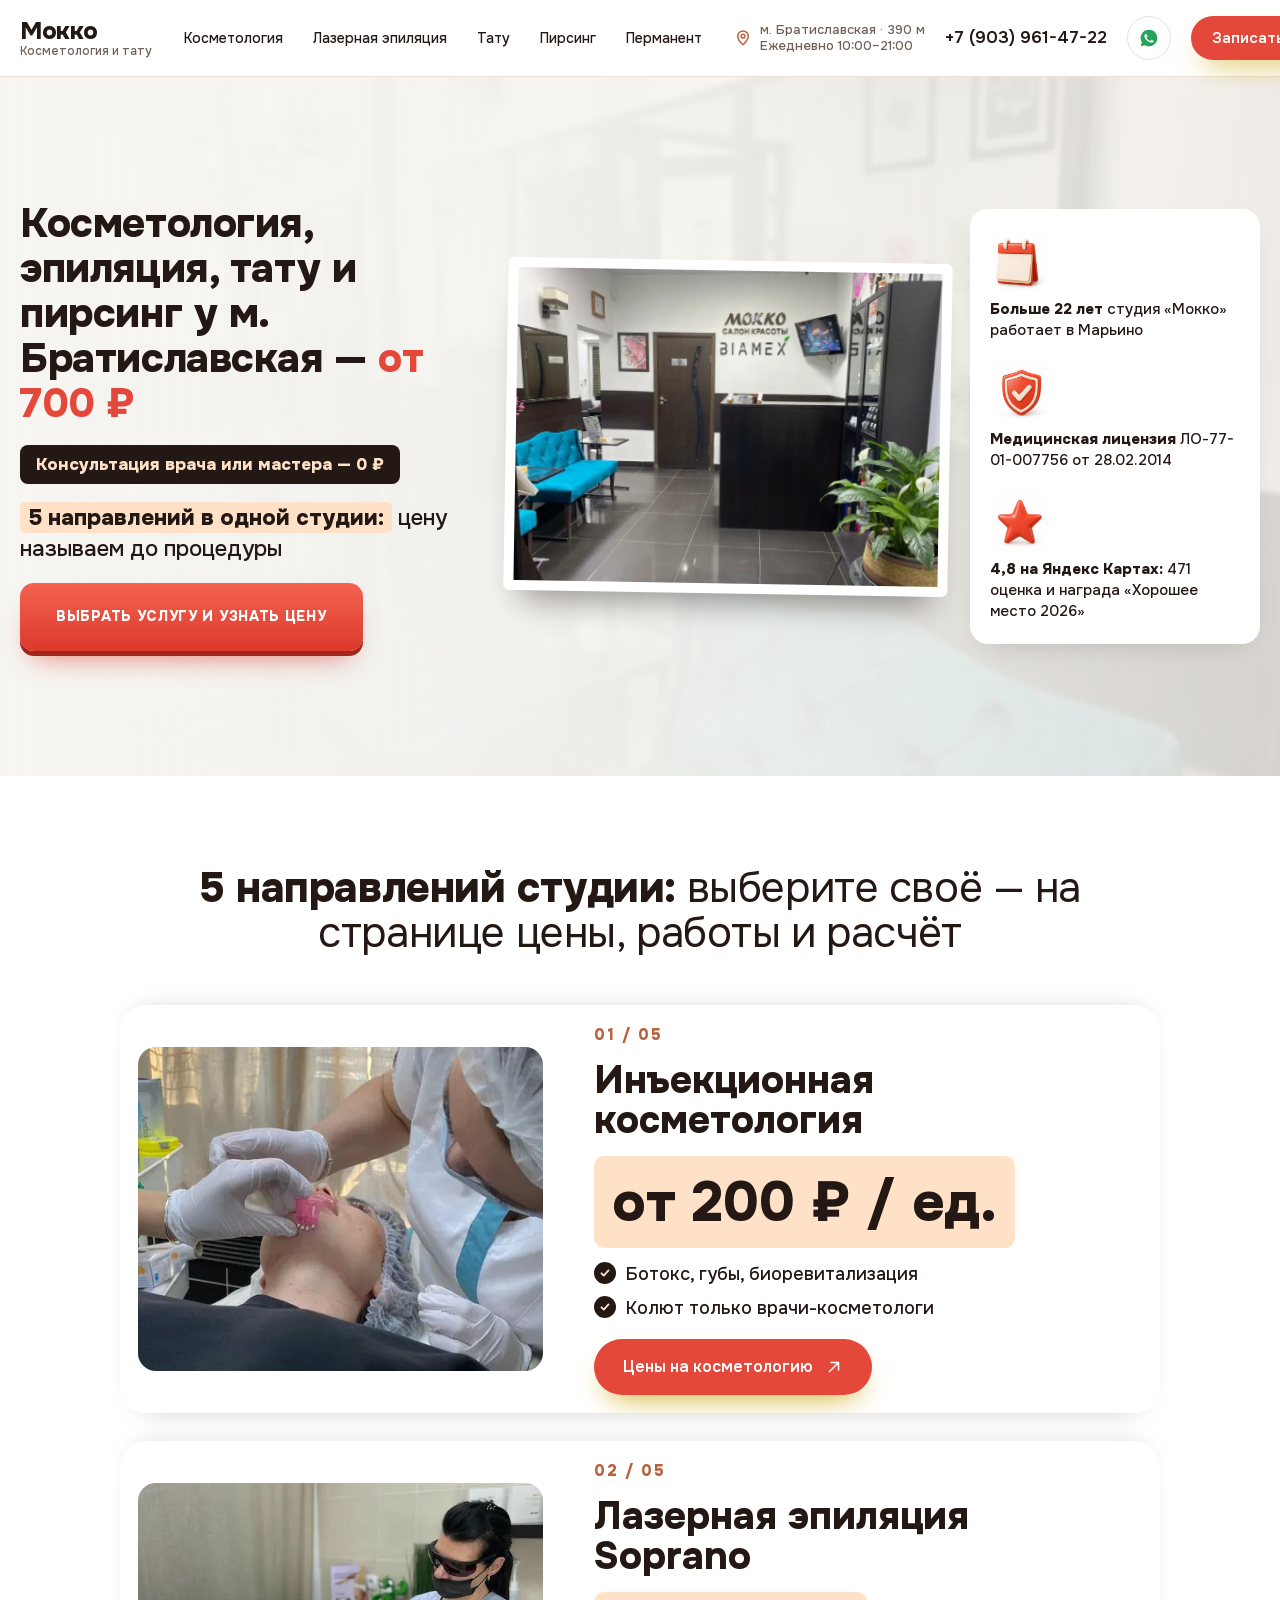
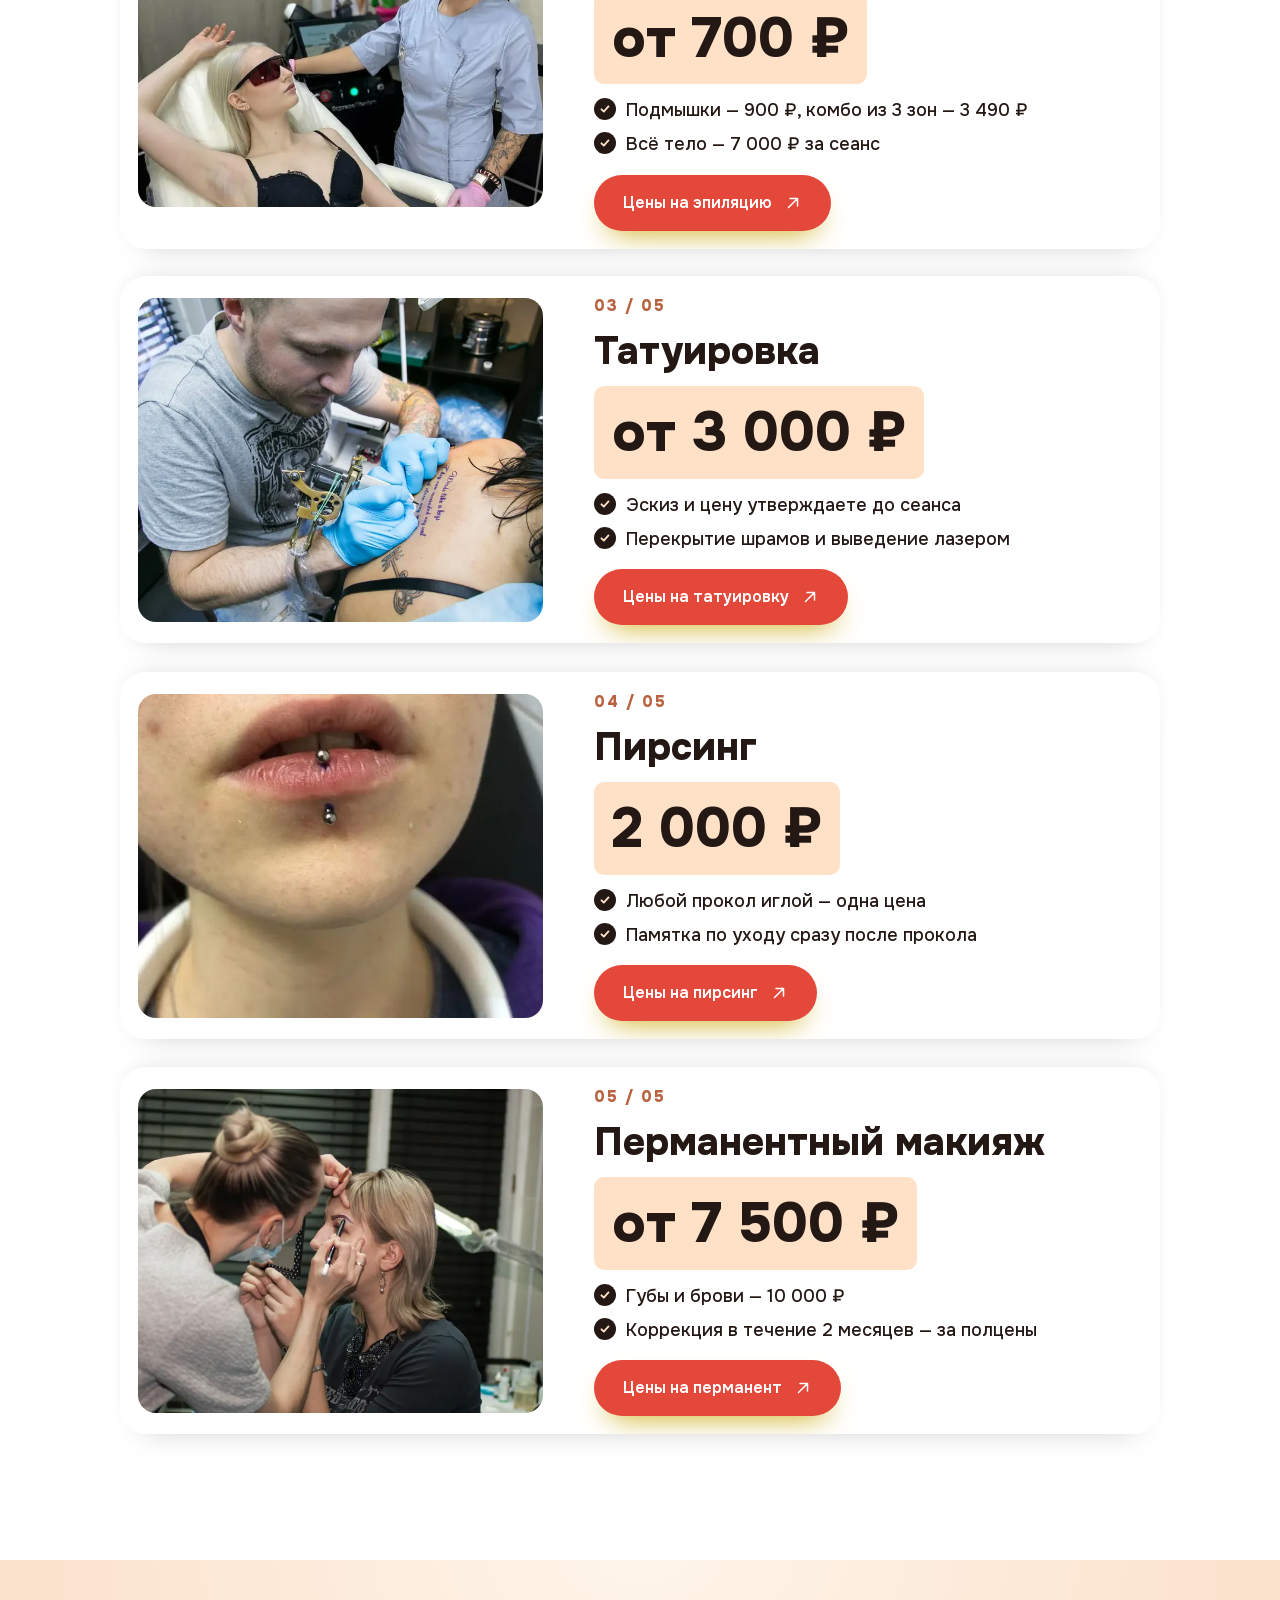
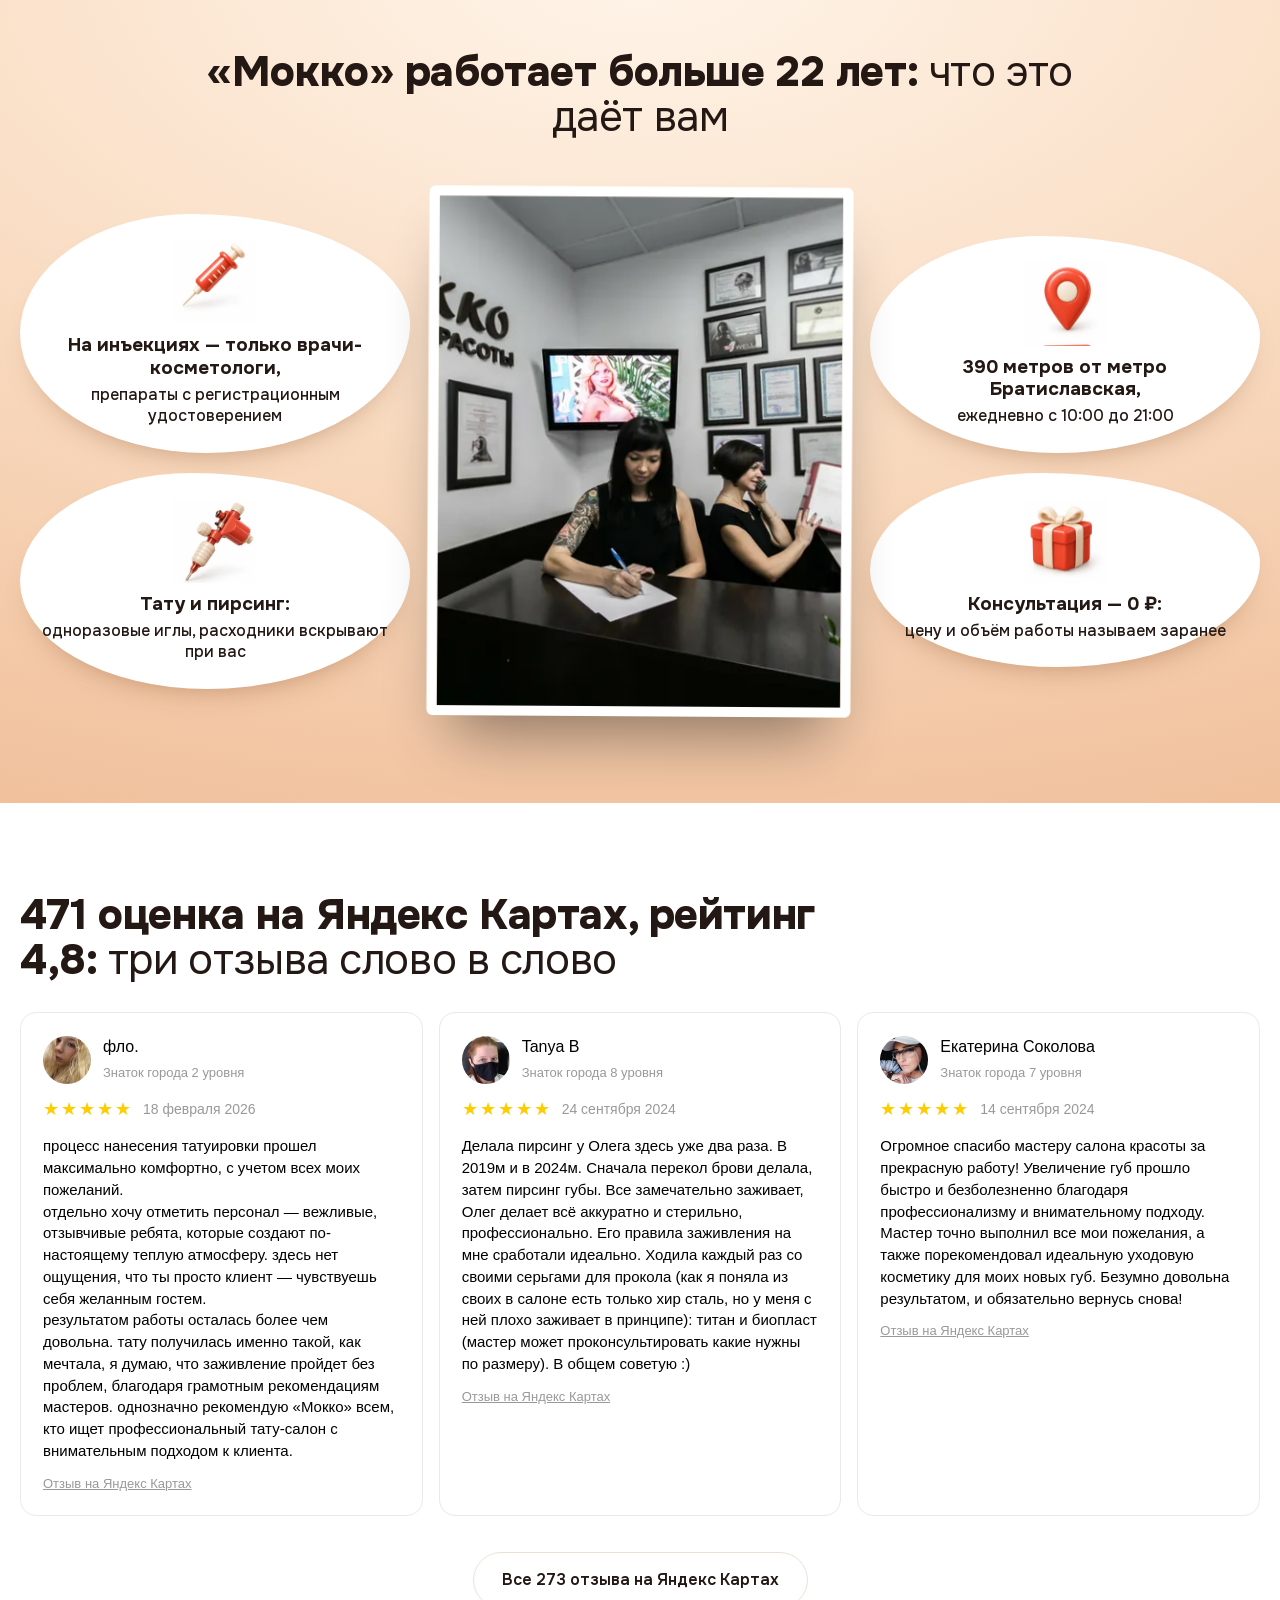
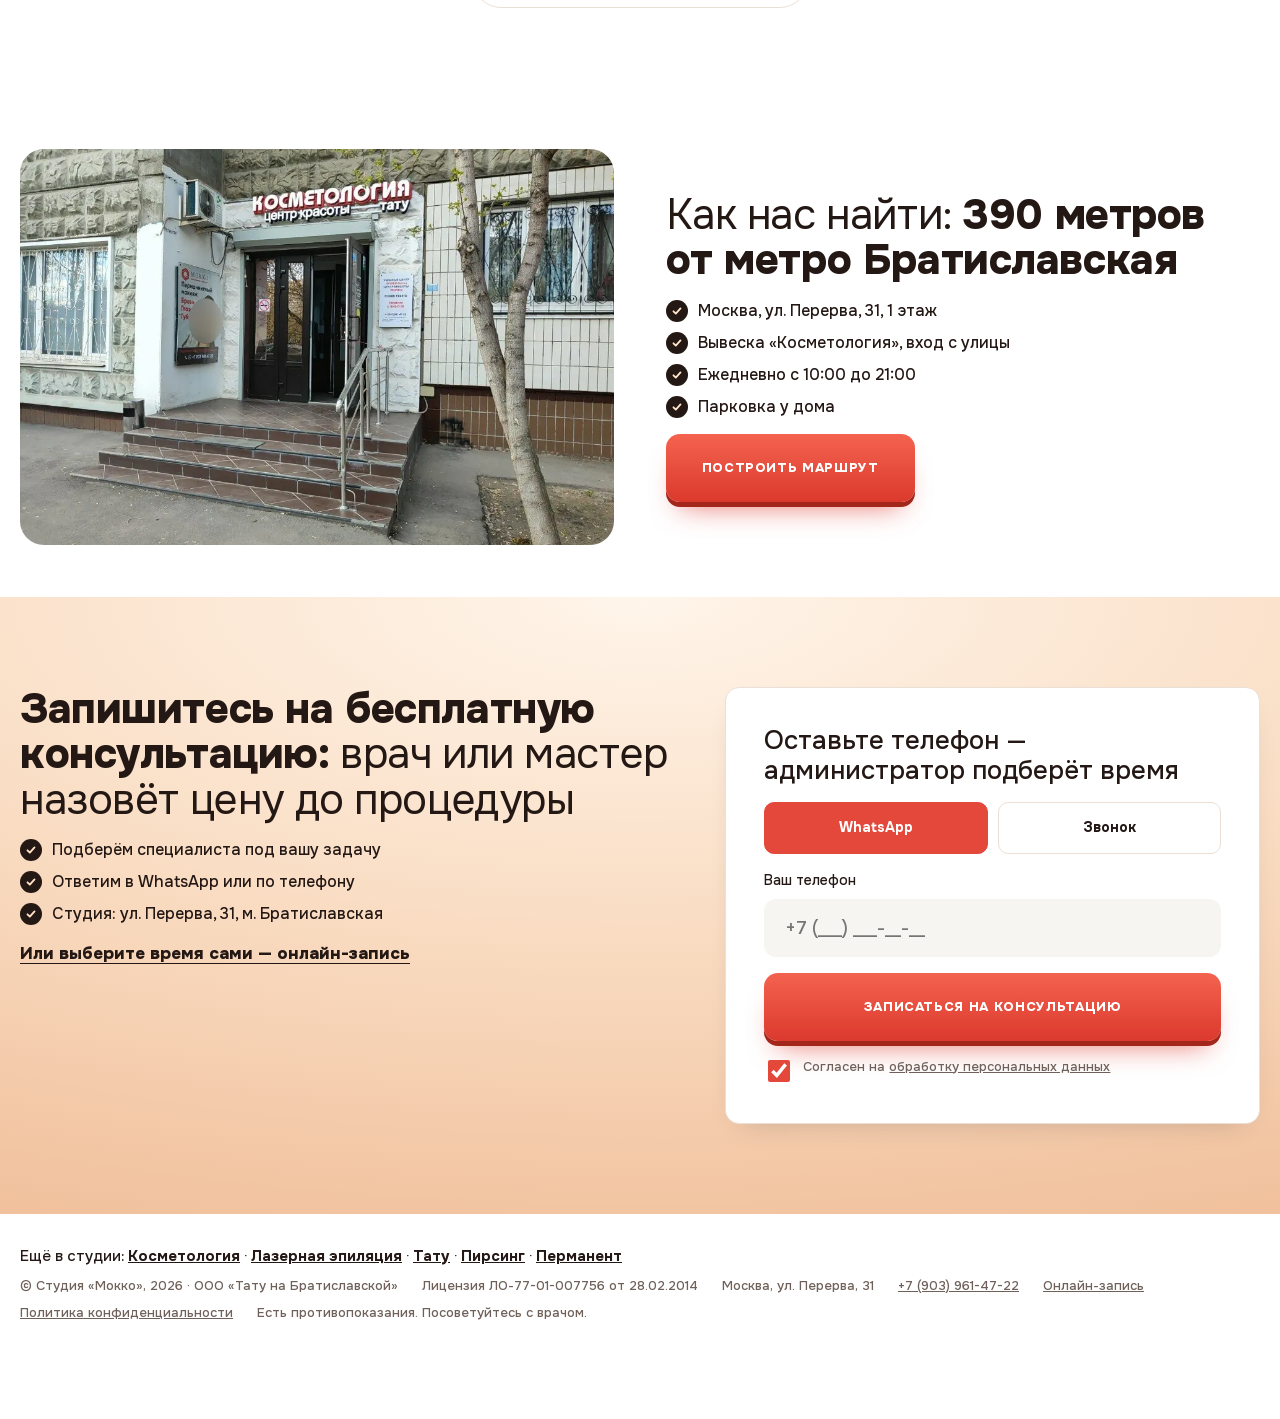
<file: index.html>
<!doctype html>
<html lang="ru">
<head>
<meta charset="utf-8">
<meta name="viewport" content="width=device-width,initial-scale=1">
<title>«Мокко»&nbsp;— косметология, лазерная эпиляция, тату и пирсинг у метро Братиславская</title>
<meta name="description" content="Студия «Мокко» в Марьино, ул. Перерва, 31: врачебная косметология, лазерная эпиляция Soprano, татуировка, пирсинг и перманентный макияж. Больше 22 лет работы, медицинская лицензия.">
<script>document.documentElement.classList.add('js')</script>
<link rel="preload" href="fonts/onest-cyr.woff2" as="font" type="font/woff2" crossorigin>
<link rel="preload" href="fonts/onest-lat.woff2" as="font" type="font/woff2" crossorigin>
<link rel="preload" href="fonts/onest-latext.woff2" as="font" type="font/woff2" crossorigin>
<link rel="preload" as="image" href="img/g-hero.webp" fetchpriority="high">
<link rel="stylesheet" href="kit.css">
<link rel="stylesheet" href="site.css">
</head>
<body class="pg-index">
<svg width="0" height="0" style="position:absolute" aria-hidden="true">
  <symbol id="i-arrow" viewBox="0 0 24 24" fill="none" stroke="currentColor" stroke-width="2" stroke-linecap="round" stroke-linejoin="round"><path d="M6 18 18 6M8 6h10v10"/></symbol>
  <symbol id="i-pin" viewBox="0 0 24 24" fill="none" stroke="currentColor" stroke-width="2" stroke-linecap="round" stroke-linejoin="round"><path d="M12 21s7-6.2 7-11.5A7 7 0 0 0 5 9.5C5 14.8 12 21 12 21Z"/><circle cx="12" cy="9.5" r="2.5"/></symbol>
  <symbol id="i-wa" viewBox="0 0 24 24" fill="currentColor"><path d="M12 2a10 10 0 0 0-8.6 15.1L2 22l5-1.3A10 10 0 1 0 12 2Zm5.3 14.2c-.2.6-1.300 1.200-1.800 1.200-.500.1-1.100.1-1.700-.1-.4-.1-.9-.3-1.600-.6-2.700-1.200-4.500-4-4.700-4.200-.1-.2-1.100-1.500-1.100-2.800 0-1.300.7-2 1-2.300.2-.3.5-.3.7-.3h.5c.2 0 .4 0 .6.5l.9 2.100c.1.2.1.4 0 .6l-.3.5-.5.5c-.1.2-.3.3-.1.6.2.300.8 1.300 1.700 2.100 1.200 1 2.100 1.300 2.400 1.500.3.1.5.1.6-.1l.8-1c.2-.2.4-.2.6-.1l2 .9c.3.2.5.2.5.4.100.1.100.6-.1 1.200Z"/></symbol>
  <symbol id="i-phone" viewBox="0 0 24 24" fill="none" stroke="currentColor" stroke-width="2" stroke-linecap="round" stroke-linejoin="round"><path d="M5 4h4l2 5-2.500 1.500a11 11 0 0 0 5 5L15 13l5 2v4a2 2 0 0 1-2 2A16 16 0 0 1 3 6a2 2 0 0 1 2-2Z"/></symbol>
</svg>
<header class="top">
  <div class="wrap top-in">
    <a class="logo" href="index.html"><b>Мокко</b><span>Косметология и тату</span></a>
    <nav class="nav"><a href="kosmetologiya.html">Косметология</a><a href="epilyaciya.html">Лазерная эпиляция</a><a href="tatu.html">Тату</a><a href="pirsing.html">Пирсинг</a><a href="permanent.html">Перманент</a></nav>
    <a class="place" href="https://yandex.ru/maps/org/kosmetologiya_i_tatu/1080001802/" target="_blank" rel="noopener"><svg><use href="#i-pin"/></svg><span>м. Братиславская · 390 м<br>Ежедневно 10:00–21:00</span></a>
    <a class="tel" href="tel:+79039614722">+7 (903) 961-47-22</a>
    <a class="round" href="https://wa.me/79039614722" target="_blank" rel="noopener" aria-label="WhatsApp"><svg><use href="#i-wa"/></svg></a>
    <a class="btn btn-primary btn-sm" href="#lead">Записаться</a>
  </div>
</header>
<nav class="subnav"><div class="wrap"><a href="kosmetologiya.html">Косметология</a><a href="epilyaciya.html">Эпиляция</a><a href="tatu.html">Тату</a><a href="pirsing.html">Пирсинг</a><a href="permanent.html">Перманент</a></div></nav>
<main>
<section class="hero2" data-scroll>
  <div class="hero2-bg"><img decoding="async" fetchpriority="low" src="img/g-bg.webp" alt=""></div>
  <div class="wrap hero2-in">
    <div class="hero2-copy">
      <h1 data-anim="up">Косметология, эпиляция, тату и пирсинг у м. Братиславская&nbsp;— <b>от 700&nbsp;₽</b></h1>
      <span class="hot" data-anim="up" style="--i:1">Консультация врача или мастера&nbsp;— 0&nbsp;₽</span>
      <p class="sub" data-anim="up" style="--i:2"><span class="mark soft">5 направлений в одной студии:</span> цену называем до процедуры</p>
      <a class="btn3d" href="#prices" data-anim="up" style="--i:3">Выбрать услугу и узнать цену</a>
      
    </div>
    <div class="hero2-fig" data-anim="zoom">
      <img fetchpriority="high" class="framed" src="img/g-hero.webp" alt="Ресепшен студии «Мокко» на улице Перерва">
    </div>
    <ul class="hero2-side" data-stagger="left"><li class="perk"><span class="ph ico" data-ph="ico-a3"><img decoding="async" src="img/ico-a3.webp" alt=""></span><span><b>Больше 22 лет</b> студия «Мокко» работает в Марьино</span></li><li class="perk"><span class="ph ico" data-ph="ico-a1"><img decoding="async" src="img/ico-a1.webp" alt=""></span><span><b>Медицинская лицензия</b> ЛО-77-01-007756 от 28.02.2014</span></li><li class="perk"><span class="ph ico" data-ph="ico-a2"><img decoding="async" src="img/ico-a2.webp" alt=""></span><span><b>4,8 на Яндекс Картах:</b> 471 оценка и награда «Хорошее место 2026»</span></li></ul>
  </div>
</section>
<section class="band" id="prices">
  <div class="wrap">
    <header class="sec-head center"><h2><b>5 направлений студии:</b> выберите своё&nbsp;— на странице цены, работы и расчёт</h2></header>
    <div class="stack"><article class="stack-card" style="--n:0"><span class="ph" data-ph="g-s1"><img decoding="async" src="img/g-s1.webp" alt="Инъекционная косметология" loading="lazy"></span><div><span class="stack-no">01 / 05</span><h3>Инъекционная косметология</h3><span class="price-big">от 200&nbsp;₽ / ед.</span><ul class="ticks"><li>Ботокс, губы, биоревитализация</li><li>Колют только врачи-косметологи</li></ul><a class="btn btn-primary" href="kosmetologiya.html">Цены на косметологию <svg><use href="#i-arrow"/></svg></a></div></article><article class="stack-card" style="--n:1"><span class="ph" data-ph="g-s2"><img decoding="async" src="img/g-s2.webp" alt="Лазерная эпиляция Soprano" loading="lazy"></span><div><span class="stack-no">02 / 05</span><h3>Лазерная эпиляция Soprano</h3><span class="price-big">от 700&nbsp;₽</span><ul class="ticks"><li>Подмышки&nbsp;— 900&nbsp;₽, комбо из 3 зон&nbsp;— 3&nbsp;490&nbsp;₽</li><li>Всё тело&nbsp;— 7&nbsp;000&nbsp;₽ за сеанс</li></ul><a class="btn btn-primary" href="epilyaciya.html">Цены на эпиляцию <svg><use href="#i-arrow"/></svg></a></div></article><article class="stack-card" style="--n:2"><span class="ph" data-ph="g-s3"><img decoding="async" src="img/g-s3.webp" alt="Татуировка" loading="lazy"></span><div><span class="stack-no">03 / 05</span><h3>Татуировка</h3><span class="price-big">от 3&nbsp;000&nbsp;₽</span><ul class="ticks"><li>Эскиз и цену утверждаете до сеанса</li><li>Перекрытие шрамов и выведение лазером</li></ul><a class="btn btn-primary" href="tatu.html">Цены на татуировку <svg><use href="#i-arrow"/></svg></a></div></article><article class="stack-card" style="--n:3"><span class="ph" data-ph="g-s4"><img decoding="async" src="img/g-s4.webp" alt="Пирсинг" loading="lazy"></span><div><span class="stack-no">04 / 05</span><h3>Пирсинг</h3><span class="price-big">2&nbsp;000&nbsp;₽</span><ul class="ticks"><li>Любой прокол иглой&nbsp;— одна цена</li><li>Памятка по уходу сразу после прокола</li></ul><a class="btn btn-primary" href="pirsing.html">Цены на пирсинг <svg><use href="#i-arrow"/></svg></a></div></article><article class="stack-card" style="--n:4"><span class="ph" data-ph="g-s5"><img decoding="async" src="img/g-s5.webp" alt="Перманентный макияж" loading="lazy"></span><div><span class="stack-no">05 / 05</span><h3>Перманентный макияж</h3><span class="price-big">от 7&nbsp;500&nbsp;₽</span><ul class="ticks"><li>Губы и брови&nbsp;— 10&nbsp;000&nbsp;₽</li><li>Коррекция в течение 2 месяцев&nbsp;— за полцены</li></ul><a class="btn btn-primary" href="permanent.html">Цены на перманент <svg><use href="#i-arrow"/></svg></a></div></article></div>
    <div class="center-row"></div>
  </div>
</section>
<section class="band band-sun" id="why">
  <div class="wrap">
    <header class="sec-head center"><h2><b>«Мокко» работает больше 22 лет:</b> что это даёт вам</h2></header>
    <div class="orbit">
      <div class="orbit-col" data-stagger="left"><div class="card bubble"><span class="ph thumb icoth" data-ph="ico-a5"><img decoding="async" src="img/ico-a5.webp" alt="" loading="lazy"></span><span><b>На инъекциях&nbsp;— только врачи-косметологи,</b> препараты с регистрационным удостоверением</span></div><div class="card bubble"><span class="ph thumb icoth" data-ph="ico-b1"><img decoding="async" src="img/ico-b1.webp" alt="" loading="lazy"></span><span><b>Тату и пирсинг:</b> одноразовые иглы, расходники вскрывают при вас</span></div></div>
      <span class="ph main" data-scroll data-ph="g-orbit"><img decoding="async" src="img/g-orbit.webp" alt="Администраторы на ресепшене студии «Мокко»" loading="lazy"></span>
      <div class="orbit-col" data-stagger="right"><div class="card bubble"><span class="ph thumb icoth" data-ph="ico-a4"><img decoding="async" src="img/ico-a4.webp" alt="" loading="lazy"></span><span><b>390 метров от метро Братиславская,</b> ежедневно с 10:00 до 21:00</span></div><div class="card bubble"><span class="ph thumb icoth" data-ph="ico-a6"><img decoding="async" src="img/ico-a6.webp" alt="" loading="lazy"></span><span><b>Консультация&nbsp;— 0&nbsp;₽:</b> цену и объём работы называем заранее</span></div></div>
    </div>
  </div>
</section>
<section class="band"><div class="wrap" id="reviews">
  <div class="head-row"><header class="sec-head"><h2><b>471 оценка на Яндекс Картах, рейтинг 4,8:</b> три отзыва слово в слово</h2></header></div>
  <div class="revs revs-3" data-stagger="up"><figure class="ya-rev"><figcaption><img decoding="async" src="img/ava-5.webp" alt="" width="48" height="48" loading="lazy"><span><b>фло.</b><small>Знаток города 2 уровня</small></span></figcaption><div class="ya-meta"><span class="ya-stars" aria-label="Оценка 5 из 5">★★★★★</span><time>18 февраля 2026</time></div><blockquote>процесс нанесения татуировки прошел максимально комфортно, с учетом всех моих пожеланий.<br>отдельно хочу отметить персонал&nbsp;— вежливые, отзывчивые ребята, которые создают по-настоящему теплую атмосферу. здесь нет ощущения, что ты просто клиент&nbsp;— чувствуешь себя желанным гостем.<br>результатом работы осталась более чем довольна. тату получилась именно такой, как мечтала, я думаю, что заживление пройдет без проблем, благодаря грамотным рекомендациям мастеров. однозначно рекомендую «Мокко» всем, кто ищет профессиональный тату-салон с внимательным подходом к клиента.</blockquote><a href="https://yandex.ru/maps/org/kosmetologiya_i_tatu/1080001802/reviews/" target="_blank" rel="noopener">Отзыв на Яндекс Картах</a></figure><figure class="ya-rev"><figcaption><img decoding="async" src="img/ava-38.webp" alt="" width="48" height="48" loading="lazy"><span><b>Tanya B</b><small>Знаток города 8 уровня</small></span></figcaption><div class="ya-meta"><span class="ya-stars" aria-label="Оценка 5 из 5">★★★★★</span><time>24 сентября 2024</time></div><blockquote>Делала пирсинг у Олега здесь уже два раза. В 2019м и в 2024м. Сначала перекол брови делала, затем пирсинг губы. Все замечательно заживает, Олег делает всё аккуратно и стерильно, профессионально. Его правила заживления на мне сработали идеально. Ходила каждый раз со своими серьгами для прокола (как я поняла из своих в салоне есть только хир сталь, но у меня с ней плохо заживает в принципе): титан и биопласт (мастер может проконсультировать какие нужны по размеру). В общем советую :)</blockquote><a href="https://yandex.ru/maps/org/kosmetologiya_i_tatu/1080001802/reviews/" target="_blank" rel="noopener">Отзыв на Яндекс Картах</a></figure><figure class="ya-rev"><figcaption><img decoding="async" src="img/ava-54.webp" alt="" width="48" height="48" loading="lazy"><span><b>Екатерина Соколова</b><small>Знаток города 7 уровня</small></span></figcaption><div class="ya-meta"><span class="ya-stars" aria-label="Оценка 5 из 5">★★★★★</span><time>14 сентября 2024</time></div><blockquote>Огромное спасибо мастеру салона красоты за прекрасную работу! Увеличение губ прошло быстро и безболезненно благодаря профессионализму и внимательному подходу. Мастер точно выполнил все мои пожелания, а также порекомендовал идеальную уходовую косметику для моих новых губ. Безумно довольна результатом, и обязательно вернусь снова!</blockquote><a href="https://yandex.ru/maps/org/kosmetologiya_i_tatu/1080001802/reviews/" target="_blank" rel="noopener">Отзыв на Яндекс Картах</a></figure></div>
  <div class="center-row"><a class="btn btn-ghost" href="https://yandex.ru/maps/org/kosmetologiya_i_tatu/1080001802/reviews/" target="_blank" rel="noopener">Все 273 отзыва на Яндекс Картах</a></div>
</div></section>
<section class="sec wrap" id="place">
  <div class="grid-2 find">
    <span class="ph" data-anim="left" data-ph="g-entrance"><img decoding="async" src="img/g-entrance.webp" alt="Вход в студию «Мокко» на улице Перерва, 31" loading="lazy"></span>
    <div class="final-copy" data-anim="right"><h2>Как нас найти: <b>390 метров от метро Братиславская</b></h2><ul class="ticks"><li>Москва, ул. Перерва, 31, 1 этаж</li><li>Вывеска «Косметология», вход с улицы</li><li>Ежедневно с 10:00 до 21:00</li><li>Парковка у дома</li></ul><a class="btn3d" href="https://yandex.ru/maps/org/kosmetologiya_i_tatu/1080001802/" target="_blank" rel="noopener">Построить маршрут</a></div>
  </div>
</section>
<section class="band band-sun" id="lead">
  <div class="wrap lead2 lead2-nofig">
    <div class="lead2-copy" data-scroll><h2><b>Запишитесь на бесплатную консультацию:</b> врач или мастер назовёт цену до процедуры</h2><ul class="ticks"><li>Подберём специалиста под вашу задачу</li><li>Ответим в WhatsApp или по телефону</li><li>Студия: ул. Перерва, 31, м. Братиславская</li></ul><a class="link-book" href="https://n1778025.yclients.com" target="_blank" rel="noopener">Или выберите время сами&nbsp;— онлайн-запись</a></div>
    <form class="card form-stack" data-lead data-ok="Заявка принята. Администратор свяжется с вами и подберёт время." novalidate>
      <h3>Оставьте телефон&nbsp;— администратор подберёт время</h3>
      <div class="seg"><label class="chip"><input type="radio" name="Связь" value="WhatsApp" checked>WhatsApp</label><label class="chip"><input type="radio" name="Связь" value="Звонок">Звонок</label></div>
      <label class="field">Ваш телефон<input type="tel" name="Телефон" placeholder="+7 (___) ___-__-__" autocomplete="tel" required></label>
      <button class="btn3d" type="submit">Записаться на консультацию</button>
      <label class="consent"><input type="checkbox" name="consent" checked><span>Согласен на <a href="privacy.html">обработку персональных данных</a></span></label>
      <p class="form-msg" role="status"></p>
    </form>
  </div>
</section>
</main>
<footer class="wrap foot"><span class="foot-more">Ещё в студии: <a href="kosmetologiya.html">Косметология</a> · <a href="epilyaciya.html">Лазерная эпиляция</a> · <a href="tatu.html">Тату</a> · <a href="pirsing.html">Пирсинг</a> · <a href="permanent.html">Перманент</a></span><span>© Студия «Мокко», 2026 · ООО «Тату на Братиславской»</span><span>Лицензия ЛО-77-01-007756 от 28.02.2014</span><span>Москва, ул. Перерва, 31</span><a href="tel:+79039614722">+7 (903) 961-47-22</a><a href="https://n1778025.yclients.com" target="_blank" rel="noopener">Онлайн-запись</a><a href="privacy.html">Политика конфиденциальности</a><span>Есть противопоказания. Посоветуйтесь с врачом.</span></footer>
<nav class="dock"><a class="btn btn-ghost" href="tel:+79039614722"><svg><use href="#i-phone"/></svg> Позвонить</a><a class="btn btn-primary" href="#lead">Записаться</a></nav>

<script>window.SITE={endpoint:'',telegram:'',whatsapp:'https://wa.me/79039614722',phone:'+7 (903) 961-47-22'}</script>
<script src="kit.js" defer></script>
</body>
</html>
</file>
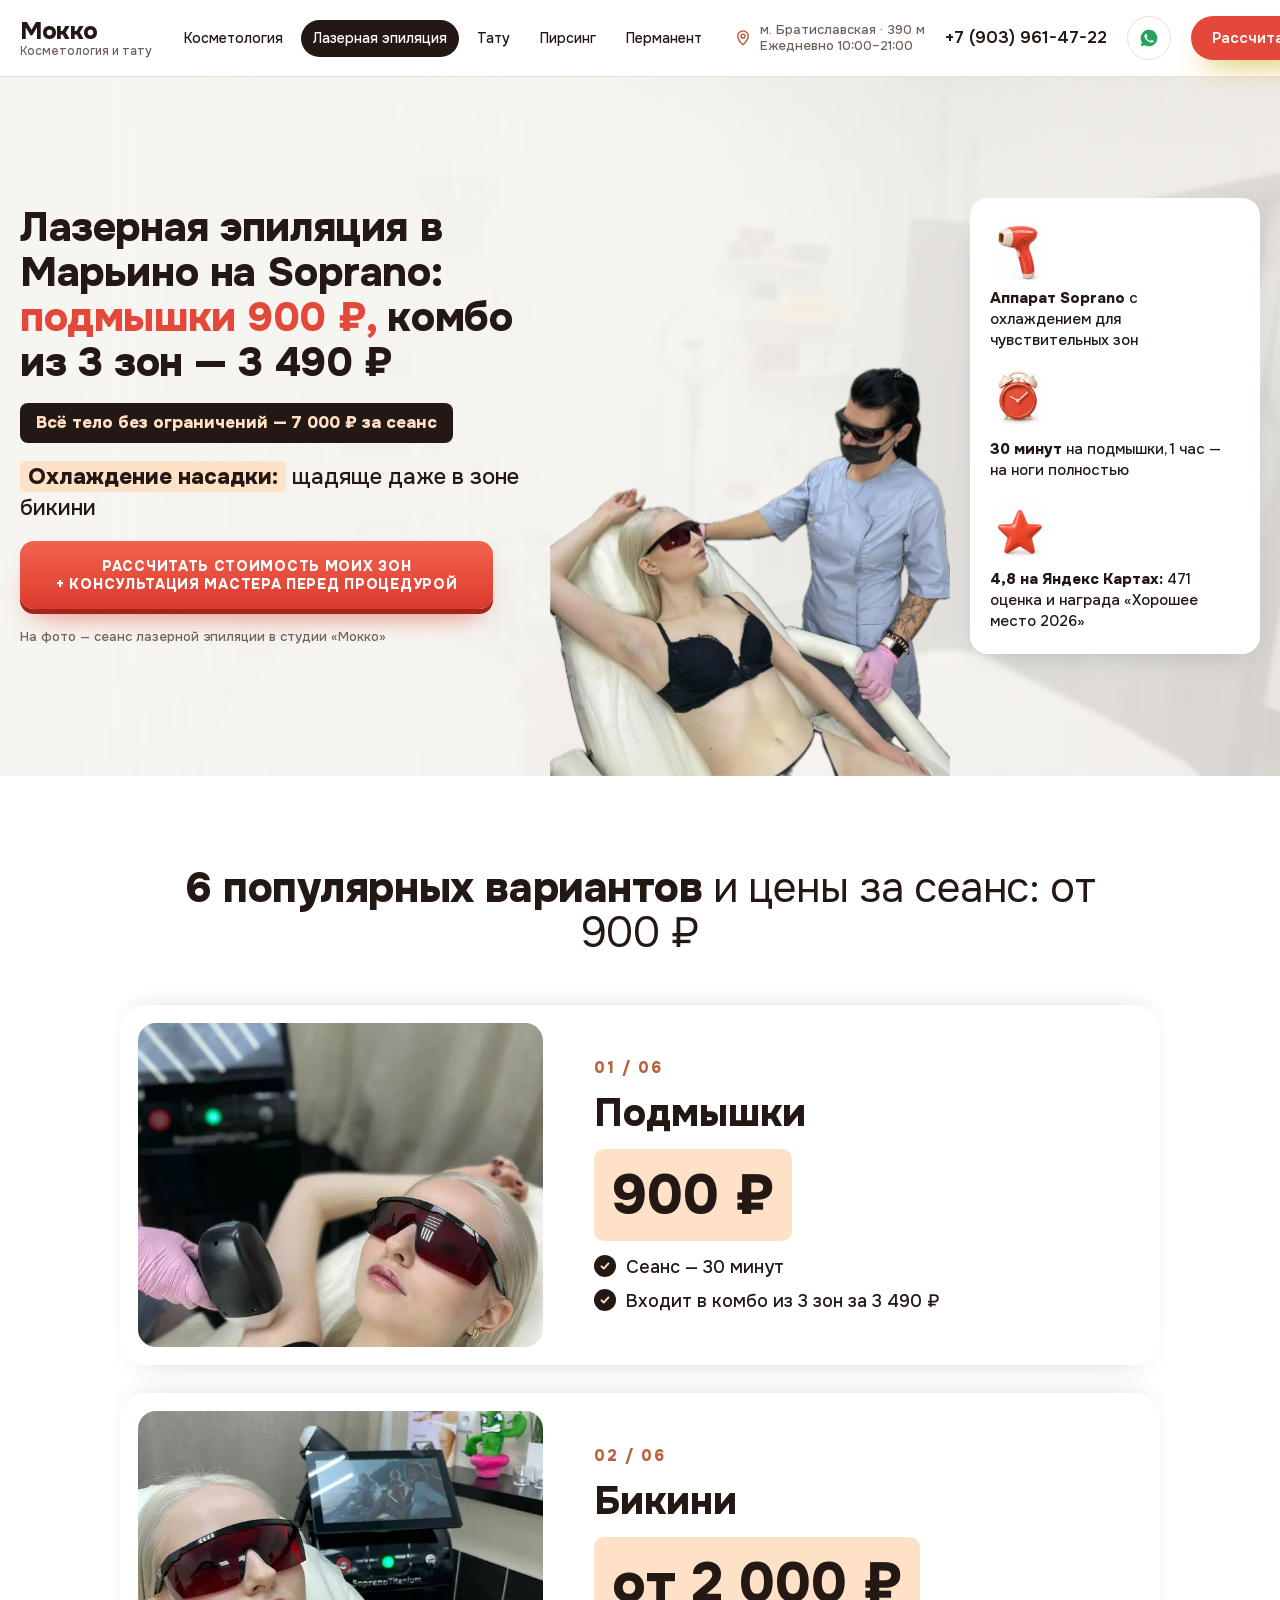
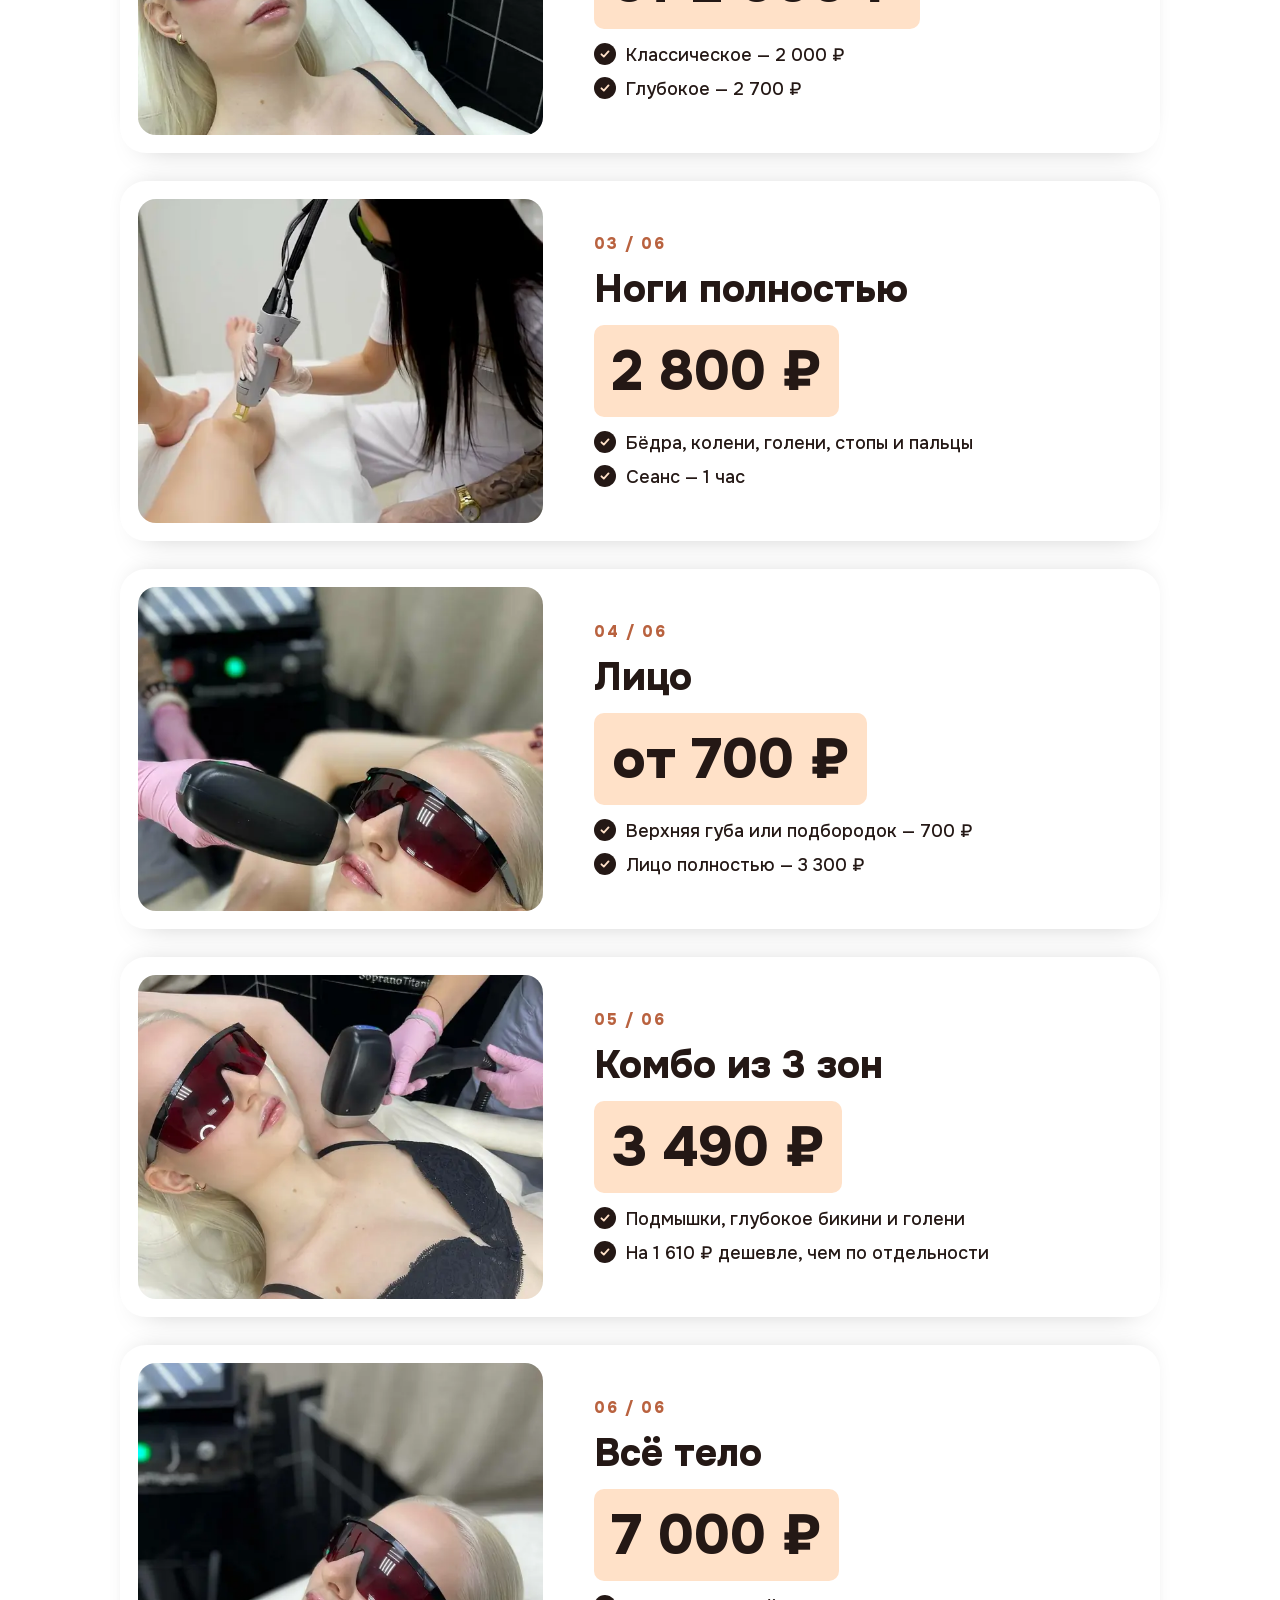
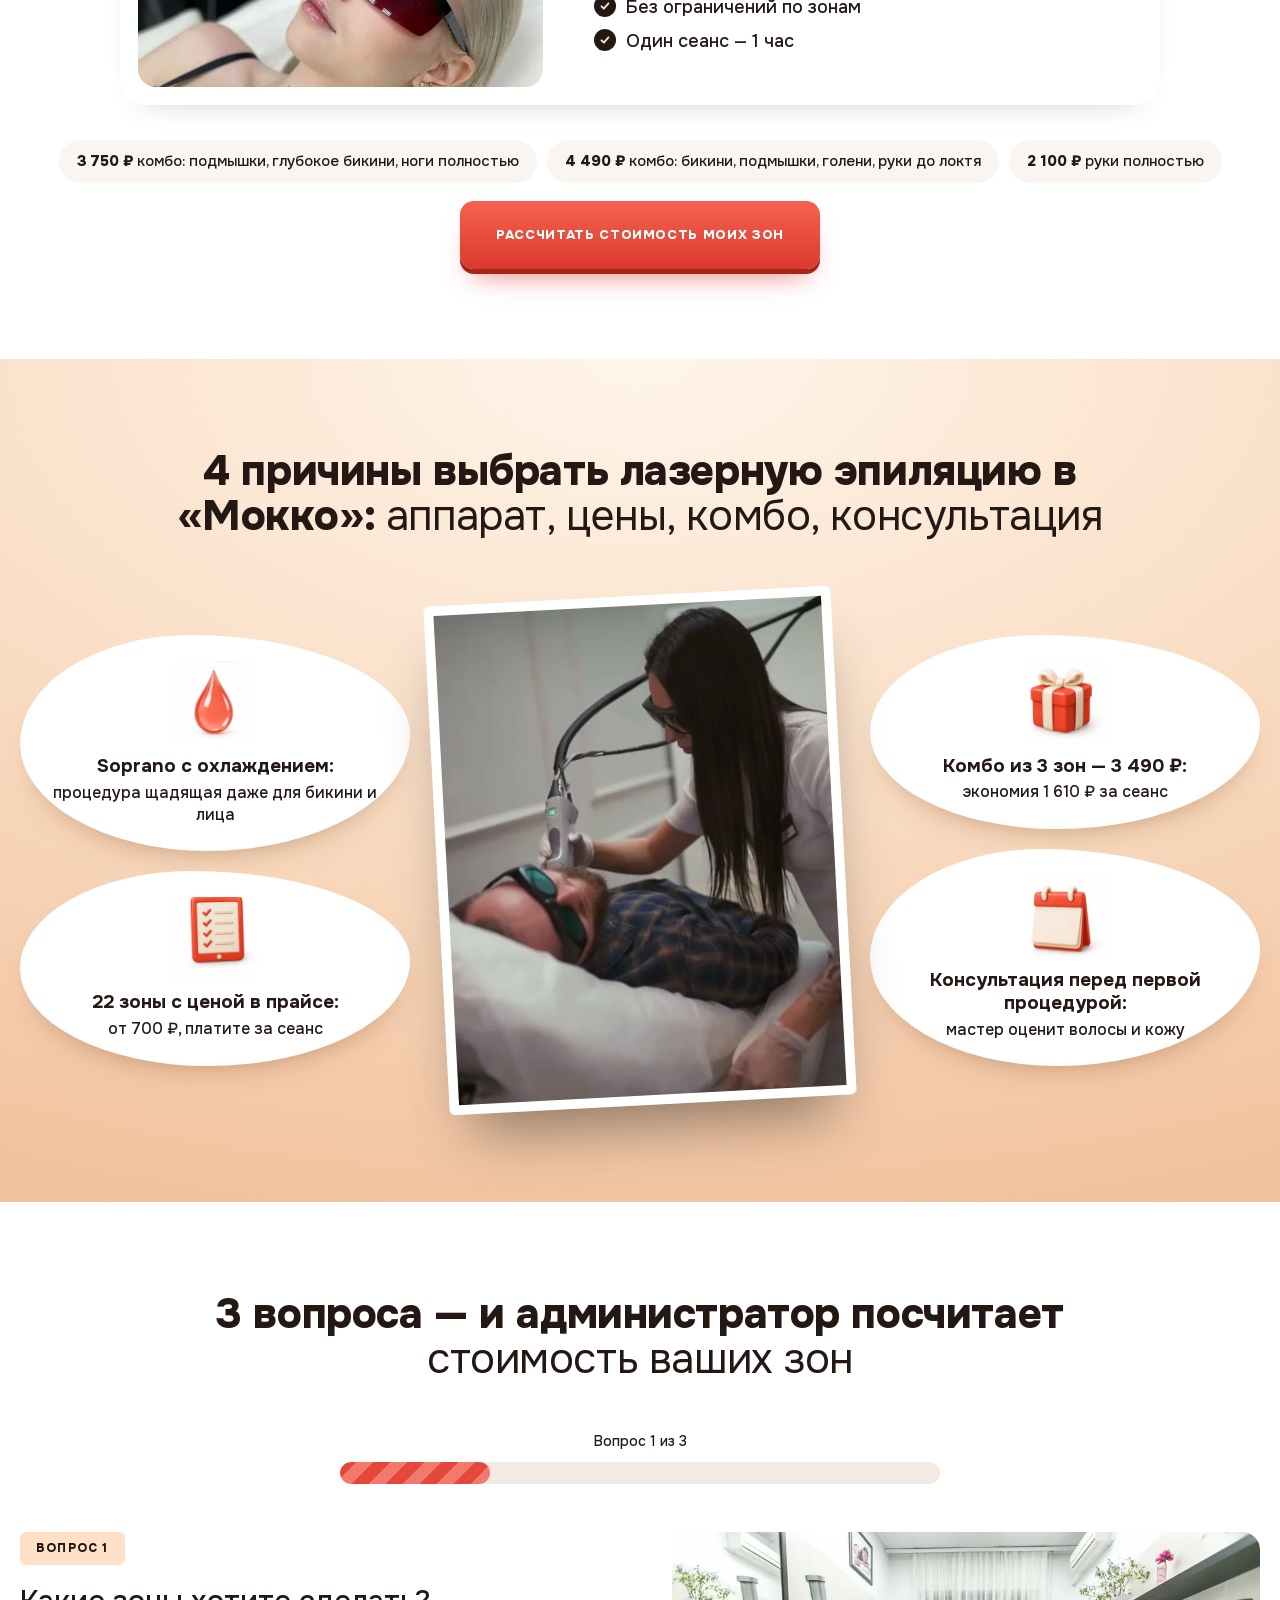
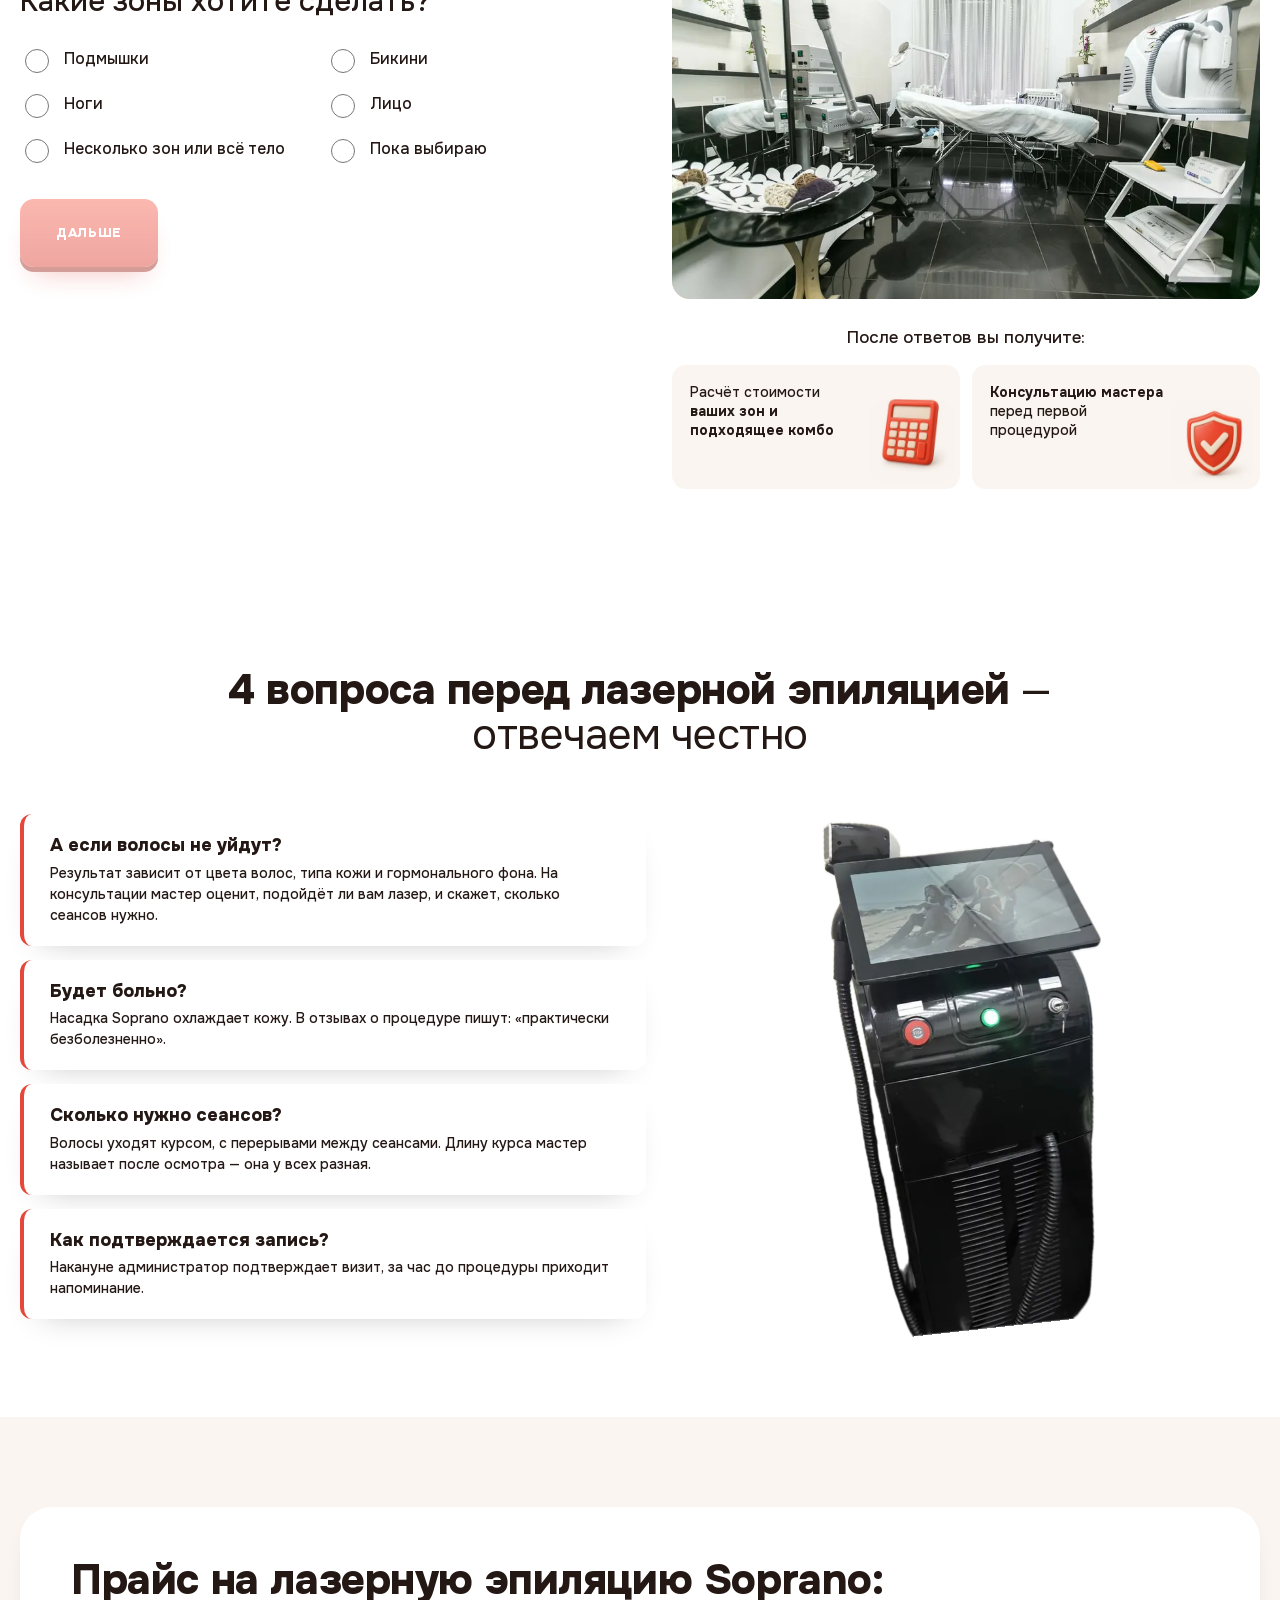
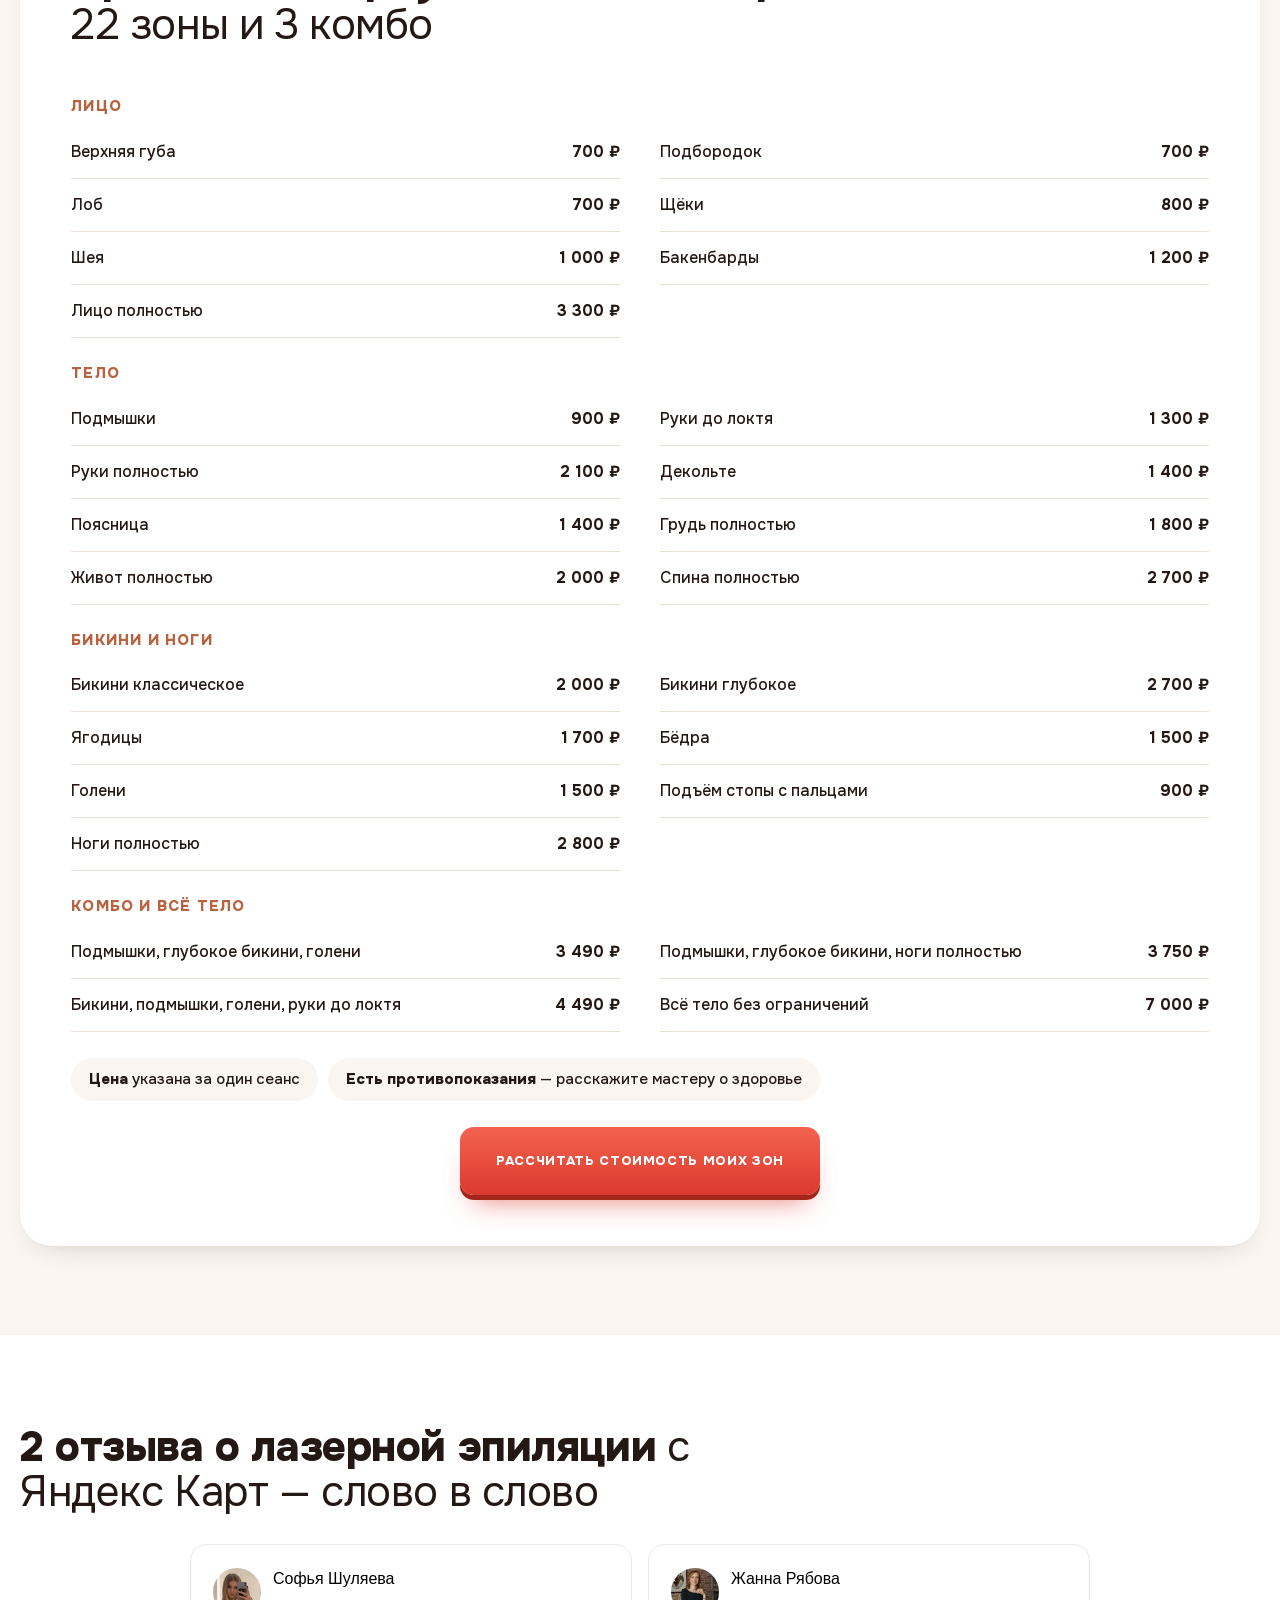
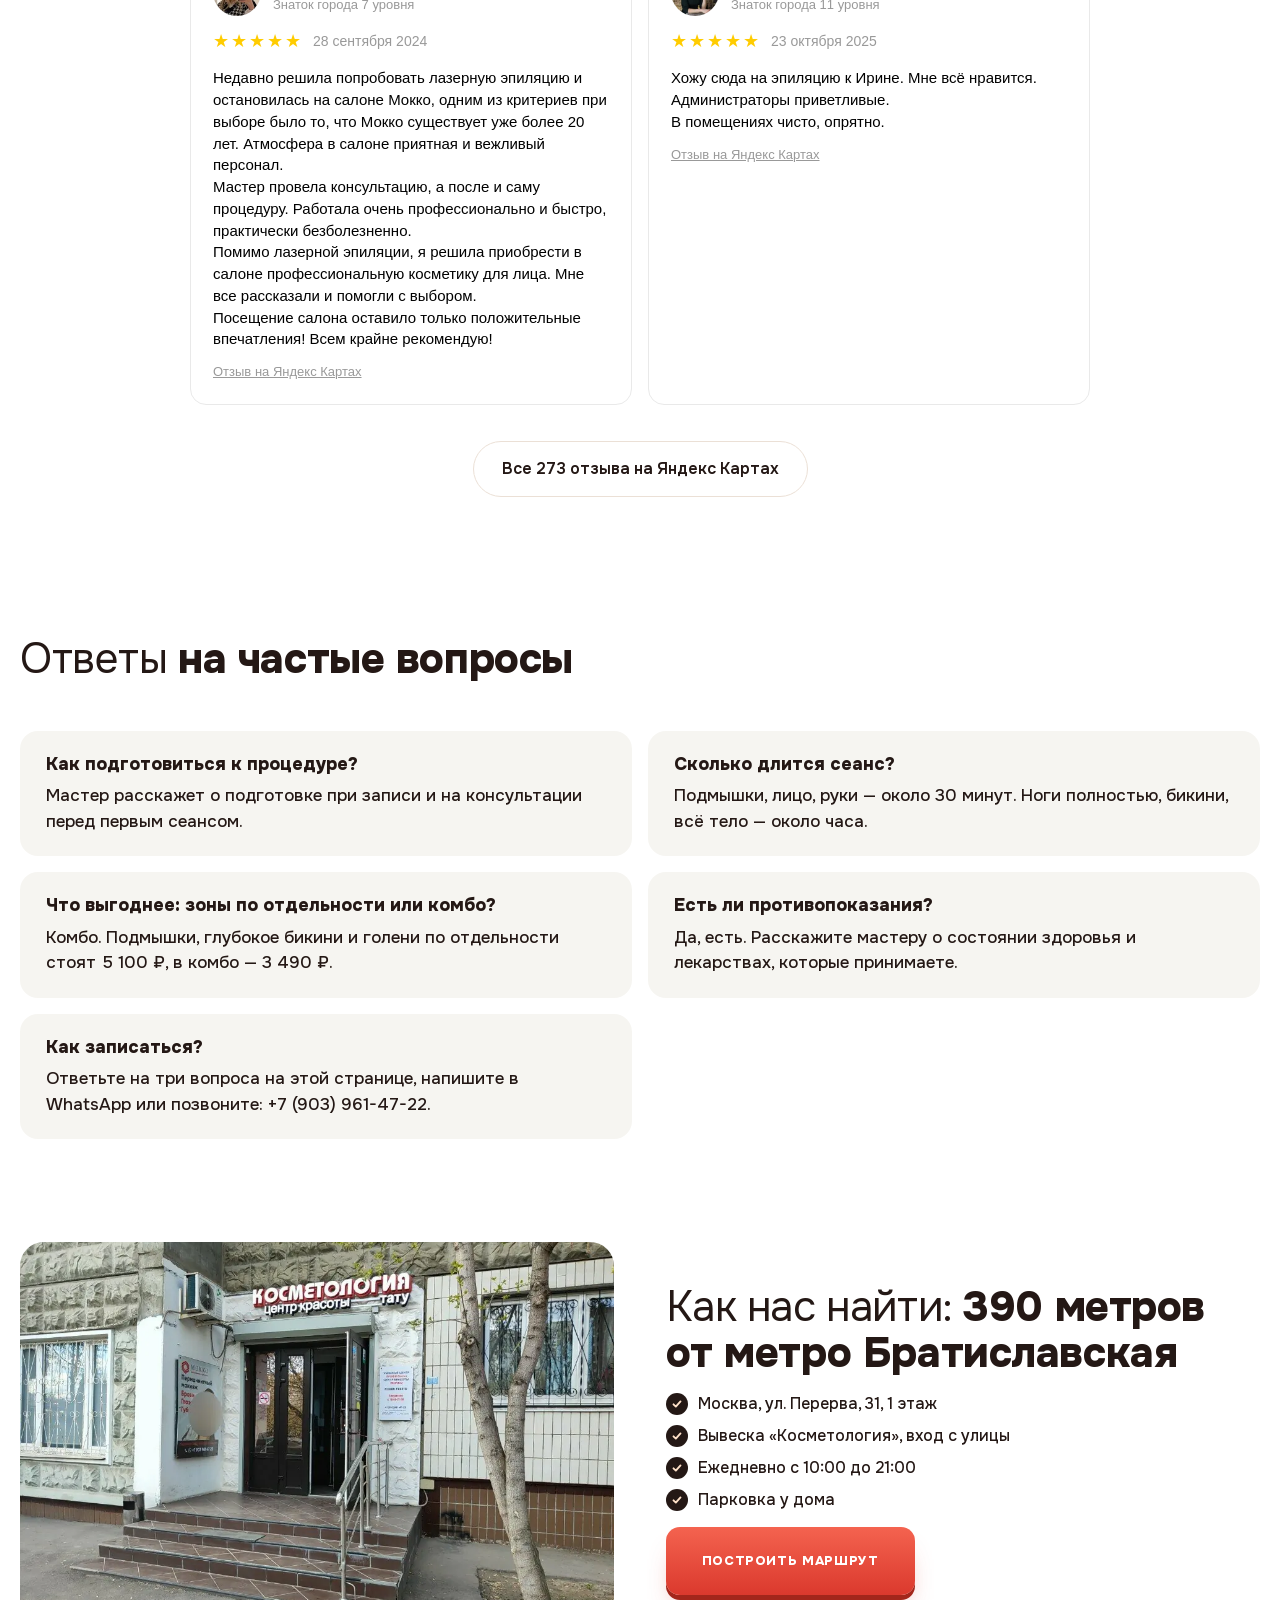
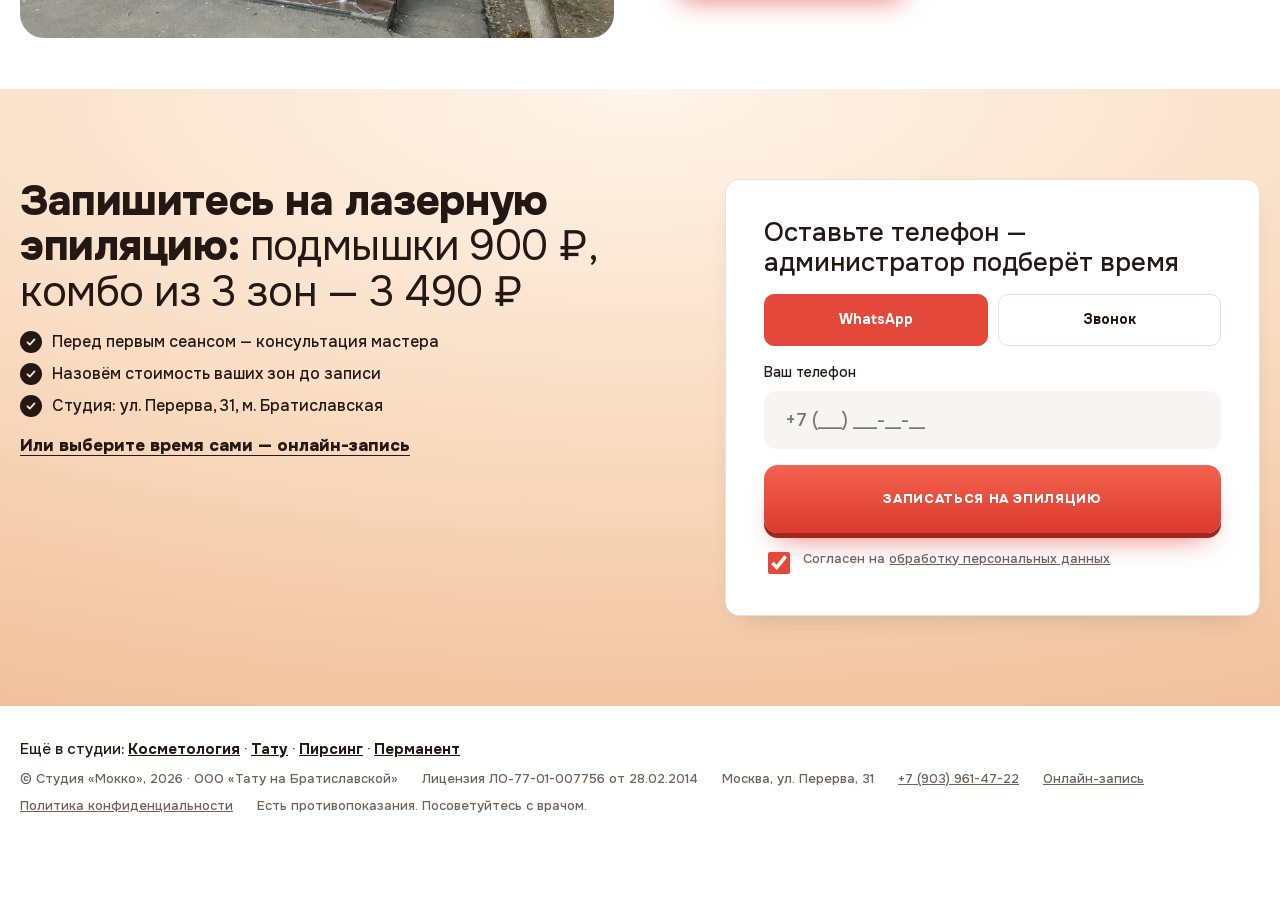
<file: epilyaciya.html>
<!doctype html>
<html lang="ru">
<head>
<meta charset="utf-8">
<meta name="viewport" content="width=device-width,initial-scale=1">
<title>Лазерная эпиляция в Марьино на Soprano: подмышки 900&nbsp;₽&nbsp;— студия «Мокко»</title>
<meta name="description" content="Лазерная эпиляция на аппарате Soprano у метро Братиславская: подмышки 900&nbsp;₽, бикини от 2&nbsp;000&nbsp;₽, комбо из 3 зон&nbsp;— 3&nbsp;490&nbsp;₽, всё тело&nbsp;— 7&nbsp;000&nbsp;₽.">
<script>document.documentElement.classList.add('js')</script>
<link rel="preload" href="fonts/onest-cyr.woff2" as="font" type="font/woff2" crossorigin>
<link rel="preload" href="fonts/onest-lat.woff2" as="font" type="font/woff2" crossorigin>
<link rel="preload" href="fonts/onest-latext.woff2" as="font" type="font/woff2" crossorigin>
<link rel="preload" as="image" href="img/l-hero.webp" fetchpriority="high">
<link rel="stylesheet" href="kit.css">
<link rel="stylesheet" href="site.css">
</head>
<body class="pg-laser">
<svg width="0" height="0" style="position:absolute" aria-hidden="true">
  <symbol id="i-arrow" viewBox="0 0 24 24" fill="none" stroke="currentColor" stroke-width="2" stroke-linecap="round" stroke-linejoin="round"><path d="M6 18 18 6M8 6h10v10"/></symbol>
  <symbol id="i-pin" viewBox="0 0 24 24" fill="none" stroke="currentColor" stroke-width="2" stroke-linecap="round" stroke-linejoin="round"><path d="M12 21s7-6.2 7-11.5A7 7 0 0 0 5 9.5C5 14.8 12 21 12 21Z"/><circle cx="12" cy="9.5" r="2.5"/></symbol>
  <symbol id="i-wa" viewBox="0 0 24 24" fill="currentColor"><path d="M12 2a10 10 0 0 0-8.6 15.1L2 22l5-1.3A10 10 0 1 0 12 2Zm5.3 14.2c-.2.6-1.300 1.200-1.800 1.200-.500.1-1.100.1-1.700-.1-.4-.1-.9-.3-1.600-.6-2.700-1.200-4.500-4-4.700-4.200-.1-.2-1.100-1.500-1.100-2.800 0-1.300.7-2 1-2.300.2-.3.5-.3.7-.3h.5c.2 0 .4 0 .6.5l.9 2.100c.1.2.1.4 0 .6l-.3.5-.5.5c-.1.2-.3.3-.1.6.2.300.8 1.300 1.700 2.100 1.200 1 2.100 1.300 2.400 1.500.3.1.5.1.6-.1l.8-1c.2-.2.4-.2.6-.1l2 .9c.3.2.5.2.5.4.100.1.100.6-.1 1.200Z"/></symbol>
  <symbol id="i-phone" viewBox="0 0 24 24" fill="none" stroke="currentColor" stroke-width="2" stroke-linecap="round" stroke-linejoin="round"><path d="M5 4h4l2 5-2.500 1.500a11 11 0 0 0 5 5L15 13l5 2v4a2 2 0 0 1-2 2A16 16 0 0 1 3 6a2 2 0 0 1 2-2Z"/></symbol>
</svg>
<header class="top">
  <div class="wrap top-in">
    <a class="logo" href="index.html"><b>Мокко</b><span>Косметология и тату</span></a>
    <nav class="nav"><a href="kosmetologiya.html">Косметология</a><a href="epilyaciya.html" class="is-cur">Лазерная эпиляция</a><a href="tatu.html">Тату</a><a href="pirsing.html">Пирсинг</a><a href="permanent.html">Перманент</a></nav>
    <a class="place" href="https://yandex.ru/maps/org/kosmetologiya_i_tatu/1080001802/" target="_blank" rel="noopener"><svg><use href="#i-pin"/></svg><span>м. Братиславская · 390 м<br>Ежедневно 10:00–21:00</span></a>
    <a class="tel" href="tel:+79039614722">+7 (903) 961-47-22</a>
    <a class="round" href="https://wa.me/79039614722" target="_blank" rel="noopener" aria-label="WhatsApp"><svg><use href="#i-wa"/></svg></a>
    <a class="btn btn-primary btn-sm" href="#quiz">Рассчитать</a>
  </div>
</header>
<nav class="subnav"><div class="wrap"><a href="kosmetologiya.html">Косметология</a><a href="epilyaciya.html" class="is-cur">Эпиляция</a><a href="tatu.html">Тату</a><a href="pirsing.html">Пирсинг</a><a href="permanent.html">Перманент</a></div></nav>
<main>
<section class="hero2" data-scroll>
  <div class="hero2-bg"><img decoding="async" fetchpriority="low" src="img/l-bg.webp" alt=""></div>
  <div class="wrap hero2-in">
    <div class="hero2-copy">
      <h1 data-anim="up">Лазерная эпиляция в Марьино на Soprano: <b>подмышки 900&nbsp;₽,</b> комбо из 3 зон&nbsp;— 3&nbsp;490&nbsp;₽</h1>
      <span class="hot" data-anim="up" style="--i:1">Всё тело без ограничений&nbsp;— 7&nbsp;000&nbsp;₽ за сеанс</span>
      <p class="sub" data-anim="up" style="--i:2"><span class="mark soft">Охлаждение насадки:</span> щадяще даже в зоне бикини</p>
      <a class="btn3d" href="#quiz" data-anim="up" style="--i:3">Рассчитать стоимость моих зон<span class="btn-2"><br>+ консультация мастера перед процедурой</span></a>
      <p class="who-line">На фото&nbsp;— сеанс лазерной эпиляции в студии «Мокко»</p>
    </div>
    <div class="hero2-fig" data-anim="zoom">
      <img fetchpriority="high" class="cut" src="img/l-hero.webp" alt="Мастер студии «Мокко» делает лазерную эпиляцию">
    </div>
    <ul class="hero2-side" data-stagger="left"><li class="perk"><span class="ph ico" data-ph="ico-b3"><img decoding="async" src="img/ico-b3.webp" alt=""></span><span><b>Аппарат Soprano</b> с охлаждением для чувствительных зон</span></li><li class="perk"><span class="ph ico" data-ph="ico-b9"><img decoding="async" src="img/ico-b9.webp" alt=""></span><span><b>30 минут</b> на подмышки, 1 час&nbsp;— на ноги полностью</span></li><li class="perk"><span class="ph ico" data-ph="ico-a2"><img decoding="async" src="img/ico-a2.webp" alt=""></span><span><b>4,8 на Яндекс Картах:</b> 471 оценка и награда «Хорошее место 2026»</span></li></ul>
  </div>
</section>
<section class="band" id="prices">
  <div class="wrap">
    <header class="sec-head center"><h2><b>6 популярных вариантов</b> и цены за сеанс: от 900&nbsp;₽</h2></header>
    <div class="stack"><article class="stack-card" style="--n:0"><span class="ph" data-ph="l-s1"><img decoding="async" src="img/l-s1.webp" alt="Подмышки" loading="lazy"></span><div><span class="stack-no">01 / 06</span><h3>Подмышки</h3><span class="price-big">900&nbsp;₽</span><ul class="ticks"><li>Сеанс&nbsp;— 30 минут</li><li>Входит в комбо из 3 зон за 3&nbsp;490&nbsp;₽</li></ul></div></article><article class="stack-card" style="--n:1"><span class="ph" data-ph="l-s2"><img decoding="async" src="img/l-s2.webp" alt="Бикини" loading="lazy"></span><div><span class="stack-no">02 / 06</span><h3>Бикини</h3><span class="price-big">от 2&nbsp;000&nbsp;₽</span><ul class="ticks"><li>Классическое&nbsp;— 2&nbsp;000&nbsp;₽</li><li>Глубокое&nbsp;— 2&nbsp;700&nbsp;₽</li></ul></div></article><article class="stack-card" style="--n:2"><span class="ph" data-ph="l-s3"><img decoding="async" src="img/l-s3.webp" alt="Ноги полностью" loading="lazy"></span><div><span class="stack-no">03 / 06</span><h3>Ноги полностью</h3><span class="price-big">2&nbsp;800&nbsp;₽</span><ul class="ticks"><li>Бёдра, колени, голени, стопы и пальцы</li><li>Сеанс&nbsp;— 1 час</li></ul></div></article><article class="stack-card" style="--n:3"><span class="ph" data-ph="l-s4"><img decoding="async" src="img/l-s4.webp" alt="Лицо" loading="lazy"></span><div><span class="stack-no">04 / 06</span><h3>Лицо</h3><span class="price-big">от 700&nbsp;₽</span><ul class="ticks"><li>Верхняя губа или подбородок&nbsp;— 700&nbsp;₽</li><li>Лицо полностью&nbsp;— 3&nbsp;300&nbsp;₽</li></ul></div></article><article class="stack-card" style="--n:4"><span class="ph" data-ph="l-s5"><img decoding="async" src="img/l-s5.webp" alt="Комбо из 3 зон" loading="lazy"></span><div><span class="stack-no">05 / 06</span><h3>Комбо из 3 зон</h3><span class="price-big">3&nbsp;490&nbsp;₽</span><ul class="ticks"><li>Подмышки, глубокое бикини и голени</li><li>На 1&nbsp;610&nbsp;₽ дешевле, чем по отдельности</li></ul></div></article><article class="stack-card" style="--n:5"><span class="ph" data-ph="l-s6"><img decoding="async" src="img/l-s6.webp" alt="Всё тело" loading="lazy"></span><div><span class="stack-no">06 / 06</span><h3>Всё тело</h3><span class="price-big">7&nbsp;000&nbsp;₽</span><ul class="ticks"><li>Без ограничений по зонам</li><li>Один сеанс&nbsp;— 1 час</li></ul></div></article></div>
    <div class="center-row"><ul class="fact-chips"><li><b>3&nbsp;750&nbsp;₽</b> комбо: подмышки, глубокое бикини, ноги полностью</li><li><b>4&nbsp;490&nbsp;₽</b> комбо: бикини, подмышки, голени, руки до локтя</li><li><b>2&nbsp;100&nbsp;₽</b> руки полностью</li></ul><a class="btn3d" href="#quiz">Рассчитать стоимость моих зон</a></div>
  </div>
</section>
<section class="band band-sun" id="why">
  <div class="wrap">
    <header class="sec-head center"><h2><b>4 причины выбрать лазерную эпиляцию в «Мокко»:</b> аппарат, цены, комбо, консультация</h2></header>
    <div class="orbit">
      <div class="orbit-col" data-stagger="left"><div class="card bubble"><span class="ph thumb icoth" data-ph="ico-b6"><img decoding="async" src="img/ico-b6.webp" alt="" loading="lazy"></span><span><b>Soprano с охлаждением:</b> процедура щадящая даже для бикини и лица</span></div><div class="card bubble"><span class="ph thumb icoth" data-ph="ico-a7"><img decoding="async" src="img/ico-a7.webp" alt="" loading="lazy"></span><span><b>22 зоны с ценой в прайсе:</b> от 700&nbsp;₽, платите за сеанс</span></div></div>
      <span class="ph main" data-scroll data-ph="l-orbit"><img decoding="async" src="img/l-orbit.webp" alt="Лазерная эпиляция лица в студии «Мокко»" loading="lazy"></span>
      <div class="orbit-col" data-stagger="right"><div class="card bubble"><span class="ph thumb icoth" data-ph="ico-a6"><img decoding="async" src="img/ico-a6.webp" alt="" loading="lazy"></span><span><b>Комбо из 3 зон&nbsp;— 3&nbsp;490&nbsp;₽:</b> экономия 1&nbsp;610&nbsp;₽ за сеанс</span></div><div class="card bubble"><span class="ph thumb icoth" data-ph="ico-a3"><img decoding="async" src="img/ico-a3.webp" alt="" loading="lazy"></span><span><b>Консультация перед первой процедурой:</b> мастер оценит волосы и кожу</span></div></div>
    </div>
  </div>
</section>
<section class="band" id="quiz">
  <div class="wrap" data-quiz data-submit="Получить расчёт">
    <header class="sec-head center"><h2><b>3 вопроса&nbsp;— и администратор посчитает</b> стоимость ваших зон</h2></header>
    <div class="quiz2-top"><span data-quiz-count></span><div class="bar"><i data-quiz-bar></i></div></div>
    <div class="quiz2">
      <form data-ok="Заявка принята. Администратор свяжется с вами, назовёт стоимость и подберёт время." novalidate>
        <fieldset class="q-step"><legend><span class="q-tag">Вопрос 1</span>Какие зоны хотите сделать?</legend><div class="q-list"><label class="q-opt"><input type="radio" name="Зоны" value="Подмышки">Подмышки</label><label class="q-opt"><input type="radio" name="Зоны" value="Бикини">Бикини</label><label class="q-opt"><input type="radio" name="Зоны" value="Ноги">Ноги</label><label class="q-opt"><input type="radio" name="Зоны" value="Лицо">Лицо</label><label class="q-opt"><input type="radio" name="Зоны" value="Несколько зон или всё тело">Несколько зон или всё тело</label><label class="q-opt"><input type="radio" name="Зоны" value="Пока выбираю">Пока выбираю</label></div></fieldset><fieldset class="q-step"><legend><span class="q-tag">Вопрос 2</span>Делали раньше лазерную эпиляцию?</legend><div class="q-list"><label class="q-opt"><input type="radio" name="Опыт" value="Нет, это первый раз">Нет, это первый раз</label><label class="q-opt"><input type="radio" name="Опыт" value="Да, на другом аппарате">Да, на другом аппарате</label><label class="q-opt"><input type="radio" name="Опыт" value="Да, хожу регулярно">Да, хожу регулярно</label></div></fieldset><fieldset class="q-step"><legend><span class="q-tag">Вопрос 3</span>Когда удобно прийти?</legend><div class="q-list"><label class="q-opt"><input type="radio" name="Срок" value="На этой неделе">На этой неделе</label><label class="q-opt"><input type="radio" name="Срок" value="В течение месяца">В течение месяца</label><label class="q-opt"><input type="radio" name="Срок" value="Пока узнаю цены">Пока узнаю цены</label></div></fieldset>
        <fieldset class="q-step"><legend><span class="q-tag">Последний шаг</span>Куда прислать расчёт?</legend><div class="form-stack">
          <div class="seg"><label class="chip"><input type="radio" name="Связь" value="WhatsApp" checked>WhatsApp</label><label class="chip"><input type="radio" name="Связь" value="Звонок">Звонок</label></div>
          <label class="field">Ваш телефон<input type="tel" name="Телефон" placeholder="+7 (___) ___-__-__" autocomplete="tel" required></label>
          <label class="consent"><input type="checkbox" name="consent" checked><span>Согласен на <a href="privacy.html">обработку персональных данных</a></span></label></div></fieldset>
        <p class="form-msg" role="status"></p>
        <div class="quiz-nav"><button type="button" class="btn3d" data-next>Дальше</button><button type="button" class="link" data-prev>Назад</button></div>
      </form>
      <aside>
        <div class="ctx"><span class="ph" data-ph="l-side"><img decoding="async" src="img/l-side.webp" alt="Кабинет лазерной эпиляции студии «Мокко»" loading="lazy"></span></div>
        <p class="gifts-t">После ответов вы получите:</p>
        <div class="gifts"><div class="gift2">Расчёт стоимости <b>ваших зон и подходящее комбо</b><span class="ph ico" data-ph="ico-a8"><img decoding="async" src="img/ico-a8.webp" alt="" loading="lazy"></span></div><div class="gift2"><b>Консультацию мастера</b> перед первой процедурой<span class="ph ico" data-ph="ico-a1"><img decoding="async" src="img/ico-a1.webp" alt="" loading="lazy"></span></div></div>
      </aside>
    </div>
  </div>
</section>
<section class="band" id="fears">
  <div class="wrap">
    <header class="sec-head center"><h2><b>4 вопроса перед лазерной эпиляцией</b>&nbsp;— отвечаем честно</h2></header>
    <div class="guard">
      <div class="gcards" data-stagger="left"><div class="gcard"><h3>А если волосы не уйдут?</h3><p>Результат зависит от цвета волос, типа кожи и гормонального фона. На консультации мастер оценит, подойдёт ли вам лазер, и скажет, сколько сеансов нужно.</p></div><div class="gcard"><h3>Будет больно?</h3><p>Насадка Soprano охлаждает кожу. В отзывах о процедуре пишут: «практически безболезненно».</p></div><div class="gcard"><h3>Сколько нужно сеансов?</h3><p>Волосы уходят курсом, с перерывами между сеансами. Длину курса мастер называет после осмотра&nbsp;— она у всех разная.</p></div><div class="gcard"><h3>Как подтверждается запись?</h3><p>Накануне администратор подтверждает визит, за час до процедуры приходит напоминание.</p></div></div>
      <div class="guard-fig" data-scroll><img decoding="async" class="cut" src="img/l-obj.webp" alt="Аппарат лазерной эпиляции Soprano в студии «Мокко»" loading="lazy"></div>
    </div>
  </div>
</section>
<section class="band band-soft"><div class="wrap" id="pricelist">
  <div class="panel">
    <header class="sec-head"><h2><b>Прайс на лазерную эпиляцию Soprano:</b> 22 зоны и 3 комбо</h2></header>
    <h3 class="pl-t">Лицо</h3><ul class="plist"><li>Верхняя губа <b>700&nbsp;₽</b></li><li>Подбородок <b>700&nbsp;₽</b></li><li>Лоб <b>700&nbsp;₽</b></li><li>Щёки <b>800&nbsp;₽</b></li><li>Шея <b>1&nbsp;000&nbsp;₽</b></li><li>Бакенбарды <b>1&nbsp;200&nbsp;₽</b></li><li>Лицо полностью <b>3&nbsp;300&nbsp;₽</b></li></ul><h3 class="pl-t">Тело</h3><ul class="plist"><li>Подмышки <b>900&nbsp;₽</b></li><li>Руки до локтя <b>1&nbsp;300&nbsp;₽</b></li><li>Руки полностью <b>2&nbsp;100&nbsp;₽</b></li><li>Декольте <b>1&nbsp;400&nbsp;₽</b></li><li>Поясница <b>1&nbsp;400&nbsp;₽</b></li><li>Грудь полностью <b>1&nbsp;800&nbsp;₽</b></li><li>Живот полностью <b>2&nbsp;000&nbsp;₽</b></li><li>Спина полностью <b>2&nbsp;700&nbsp;₽</b></li></ul><h3 class="pl-t">Бикини и ноги</h3><ul class="plist"><li>Бикини классическое <b>2&nbsp;000&nbsp;₽</b></li><li>Бикини глубокое <b>2&nbsp;700&nbsp;₽</b></li><li>Ягодицы <b>1&nbsp;700&nbsp;₽</b></li><li>Бёдра <b>1&nbsp;500&nbsp;₽</b></li><li>Голени <b>1&nbsp;500&nbsp;₽</b></li><li>Подъём стопы с пальцами <b>900&nbsp;₽</b></li><li>Ноги полностью <b>2&nbsp;800&nbsp;₽</b></li></ul><h3 class="pl-t">Комбо и всё тело</h3><ul class="plist"><li>Подмышки, глубокое бикини, голени <b>3&nbsp;490&nbsp;₽</b></li><li>Подмышки, глубокое бикини, ноги полностью <b>3&nbsp;750&nbsp;₽</b></li><li>Бикини, подмышки, голени, руки до локтя <b>4&nbsp;490&nbsp;₽</b></li><li>Всё тело без ограничений <b>7&nbsp;000&nbsp;₽</b></li></ul>
    <ul class="fact-chips"><li><b>Цена</b> указана за один сеанс</li><li><b>Есть противопоказания</b>&nbsp;— расскажите мастеру о здоровье</li></ul>
    <div class="center-row"><a class="btn3d" href="#quiz">Рассчитать стоимость моих зон</a></div>
  </div>
</div></section>
<section class="band"><div class="wrap" id="reviews">
  <div class="head-row"><header class="sec-head"><h2><b>2 отзыва о лазерной эпиляции</b> с Яндекс Карт&nbsp;— слово в слово</h2></header></div>
  <div class="revs revs-2" data-stagger="up"><figure class="ya-rev"><figcaption><img decoding="async" src="img/ava-34.webp" alt="" width="48" height="48" loading="lazy"><span><b>Софья Шуляева</b><small>Знаток города 7 уровня</small></span></figcaption><div class="ya-meta"><span class="ya-stars" aria-label="Оценка 5 из 5">★★★★★</span><time>28 сентября 2024</time></div><blockquote>Недавно решила попробовать лазерную эпиляцию и остановилась на салоне Мокко, одним из критериев при выборе было то, что Мокко существует уже более 20 лет. Атмосфера в салоне приятная и вежливый персонал.<br>Мастер провела консультацию, а после и саму процедуру. Работала очень профессионально и быстро, практически безболезненно.<br>Помимо лазерной эпиляции, я решила приобрести в салоне профессиональную косметику для лица. Мне все рассказали и помогли с выбором.<br>Посещение салона оставило только положительные впечатления! Всем крайне рекомендую!</blockquote><a href="https://yandex.ru/maps/org/kosmetologiya_i_tatu/1080001802/reviews/" target="_blank" rel="noopener">Отзыв на Яндекс Картах</a></figure><figure class="ya-rev"><figcaption><img decoding="async" src="img/ava-49.webp" alt="" width="48" height="48" loading="lazy"><span><b>Жанна Рябова</b><small>Знаток города 11 уровня</small></span></figcaption><div class="ya-meta"><span class="ya-stars" aria-label="Оценка 5 из 5">★★★★★</span><time>23 октября 2025</time></div><blockquote>Хожу сюда на эпиляцию к Ирине. Мне всё нравится.<br>Администраторы приветливые.<br>В помещениях чисто, опрятно.</blockquote><a href="https://yandex.ru/maps/org/kosmetologiya_i_tatu/1080001802/reviews/" target="_blank" rel="noopener">Отзыв на Яндекс Картах</a></figure></div>
  <div class="center-row"><a class="btn btn-ghost" href="https://yandex.ru/maps/org/kosmetologiya_i_tatu/1080001802/reviews/" target="_blank" rel="noopener">Все 273 отзыва на Яндекс Картах</a></div>
</div></section>
<section class="sec wrap" id="faq">
  <header class="sec-head"><h2>Ответы <b>на частые вопросы</b></h2></header>
  <div class="faq"><div class="qa"><h3>Как подготовиться к процедуре?</h3><p>Мастер расскажет о подготовке при записи и на консультации перед первым сеансом.</p></div><div class="qa"><h3>Сколько длится сеанс?</h3><p>Подмышки, лицо, руки&nbsp;— около 30 минут. Ноги полностью, бикини, всё тело&nbsp;— около часа.</p></div><div class="qa"><h3>Что выгоднее: зоны по отдельности или комбо?</h3><p>Комбо. Подмышки, глубокое бикини и голени по отдельности стоят 5&nbsp;100&nbsp;₽, в комбо&nbsp;— 3&nbsp;490&nbsp;₽.</p></div><div class="qa"><h3>Есть ли противопоказания?</h3><p>Да, есть. Расскажите мастеру о состоянии здоровья и лекарствах, которые принимаете.</p></div><div class="qa"><h3>Как записаться?</h3><p>Ответьте на три вопроса на этой странице, напишите в WhatsApp или позвоните: +7 (903) 961-47-22.</p></div></div>
</section>
<section class="sec wrap" id="place">
  <div class="grid-2 find">
    <span class="ph" data-anim="left" data-ph="g-entrance"><img decoding="async" src="img/g-entrance.webp" alt="Вход в студию «Мокко» на улице Перерва, 31" loading="lazy"></span>
    <div class="final-copy" data-anim="right"><h2>Как нас найти: <b>390 метров от метро Братиславская</b></h2><ul class="ticks"><li>Москва, ул. Перерва, 31, 1 этаж</li><li>Вывеска «Косметология», вход с улицы</li><li>Ежедневно с 10:00 до 21:00</li><li>Парковка у дома</li></ul><a class="btn3d" href="https://yandex.ru/maps/org/kosmetologiya_i_tatu/1080001802/" target="_blank" rel="noopener">Построить маршрут</a></div>
  </div>
</section>
<section class="band band-sun" id="lead">
  <div class="wrap lead2 lead2-nofig">
    <div class="lead2-copy" data-scroll><h2><b>Запишитесь на лазерную эпиляцию:</b> подмышки 900&nbsp;₽, комбо из 3 зон&nbsp;— 3&nbsp;490&nbsp;₽</h2><ul class="ticks"><li>Перед первым сеансом&nbsp;— консультация мастера</li><li>Назовём стоимость ваших зон до записи</li><li>Студия: ул. Перерва, 31, м. Братиславская</li></ul><a class="link-book" href="https://n1778025.yclients.com" target="_blank" rel="noopener">Или выберите время сами&nbsp;— онлайн-запись</a></div>
    <form class="card form-stack" data-lead data-ok="Заявка принята. Администратор свяжется с вами и подберёт время." novalidate>
      <h3>Оставьте телефон&nbsp;— администратор подберёт время</h3>
      <div class="seg"><label class="chip"><input type="radio" name="Связь" value="WhatsApp" checked>WhatsApp</label><label class="chip"><input type="radio" name="Связь" value="Звонок">Звонок</label></div>
      <label class="field">Ваш телефон<input type="tel" name="Телефон" placeholder="+7 (___) ___-__-__" autocomplete="tel" required></label>
      <button class="btn3d" type="submit">Записаться на эпиляцию</button>
      <label class="consent"><input type="checkbox" name="consent" checked><span>Согласен на <a href="privacy.html">обработку персональных данных</a></span></label>
      <p class="form-msg" role="status"></p>
    </form>
  </div>
</section>
</main>
<footer class="wrap foot"><span class="foot-more">Ещё в студии: <a href="kosmetologiya.html">Косметология</a> · <a href="tatu.html">Тату</a> · <a href="pirsing.html">Пирсинг</a> · <a href="permanent.html">Перманент</a></span><span>© Студия «Мокко», 2026 · ООО «Тату на Братиславской»</span><span>Лицензия ЛО-77-01-007756 от 28.02.2014</span><span>Москва, ул. Перерва, 31</span><a href="tel:+79039614722">+7 (903) 961-47-22</a><a href="https://n1778025.yclients.com" target="_blank" rel="noopener">Онлайн-запись</a><a href="privacy.html">Политика конфиденциальности</a><span>Есть противопоказания. Посоветуйтесь с врачом.</span></footer>
<nav class="dock"><a class="btn btn-ghost" href="tel:+79039614722"><svg><use href="#i-phone"/></svg> Позвонить</a><a class="btn btn-primary" href="#quiz">Рассчитать</a></nav>

<script>window.SITE={endpoint:'',telegram:'',whatsapp:'https://wa.me/79039614722',phone:'+7 (903) 961-47-22'}</script>
<script src="kit.js" defer></script>
</body>
</html>
</file>
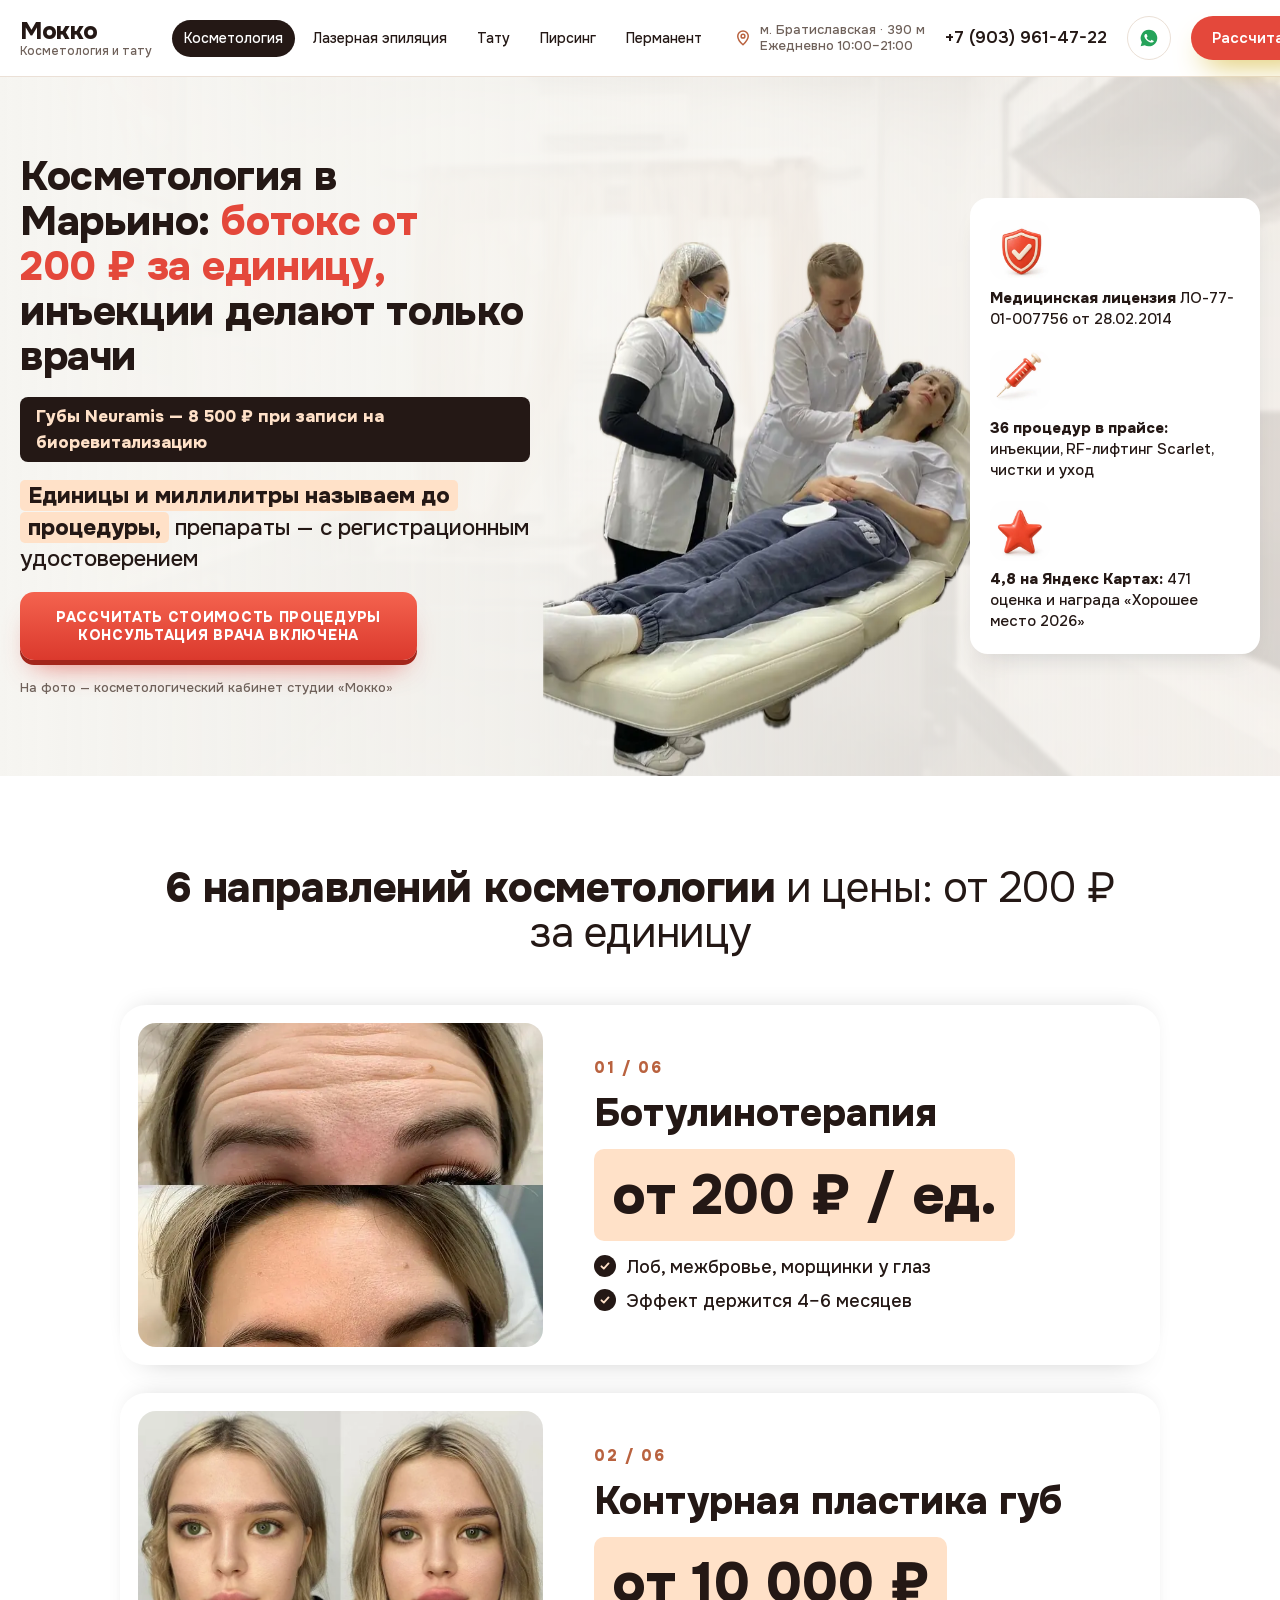
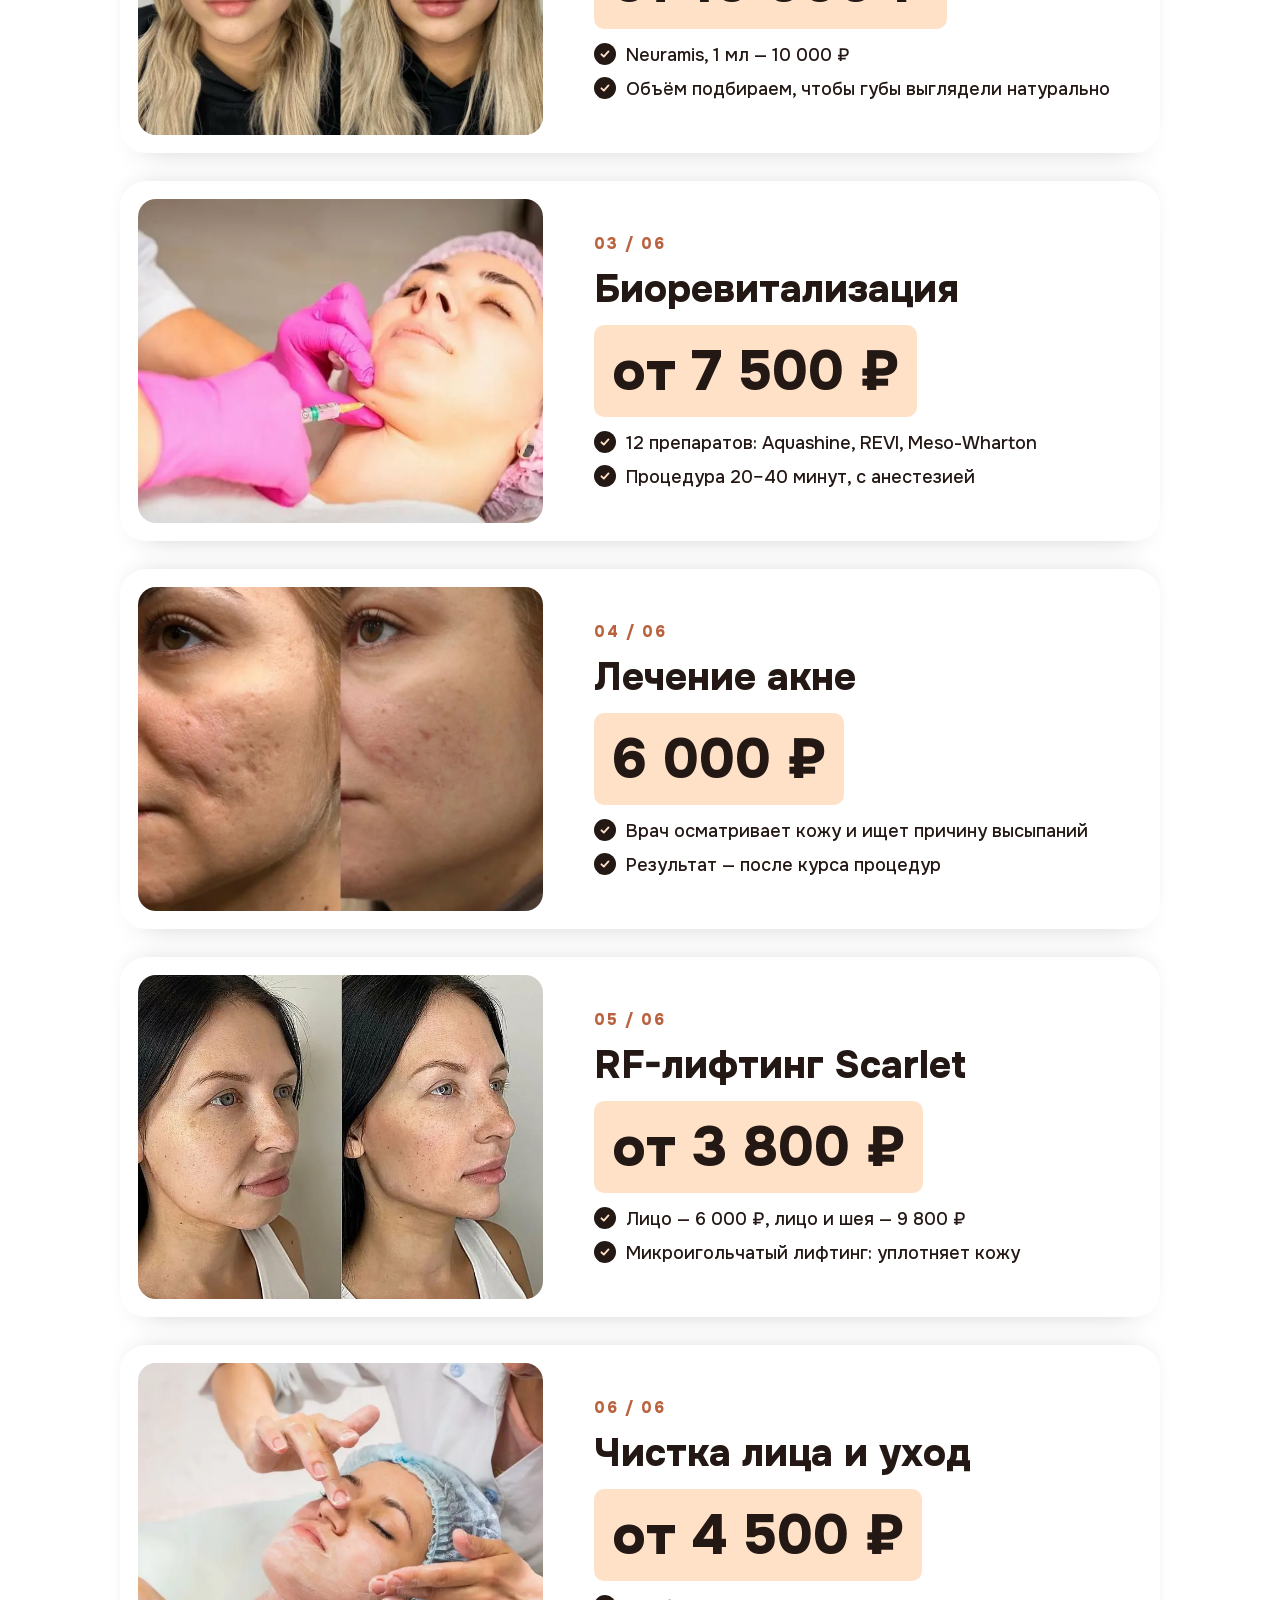
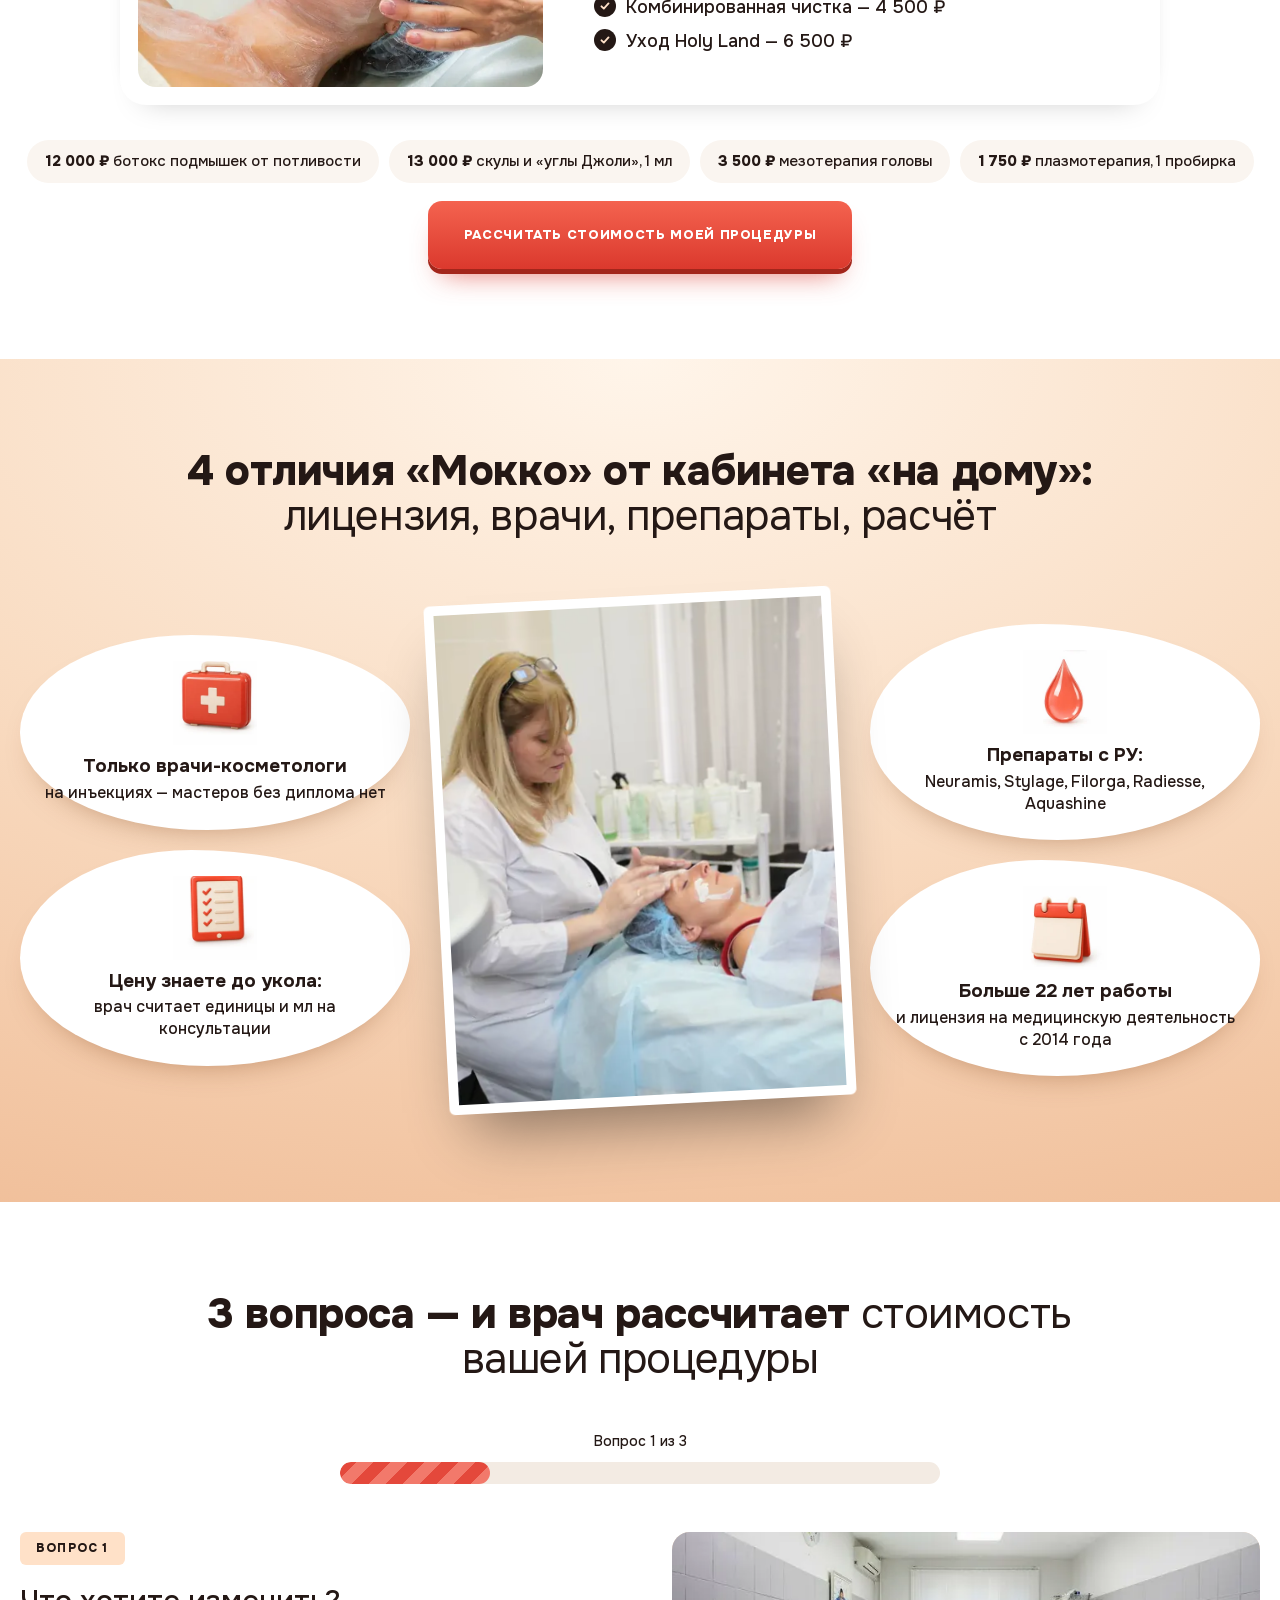
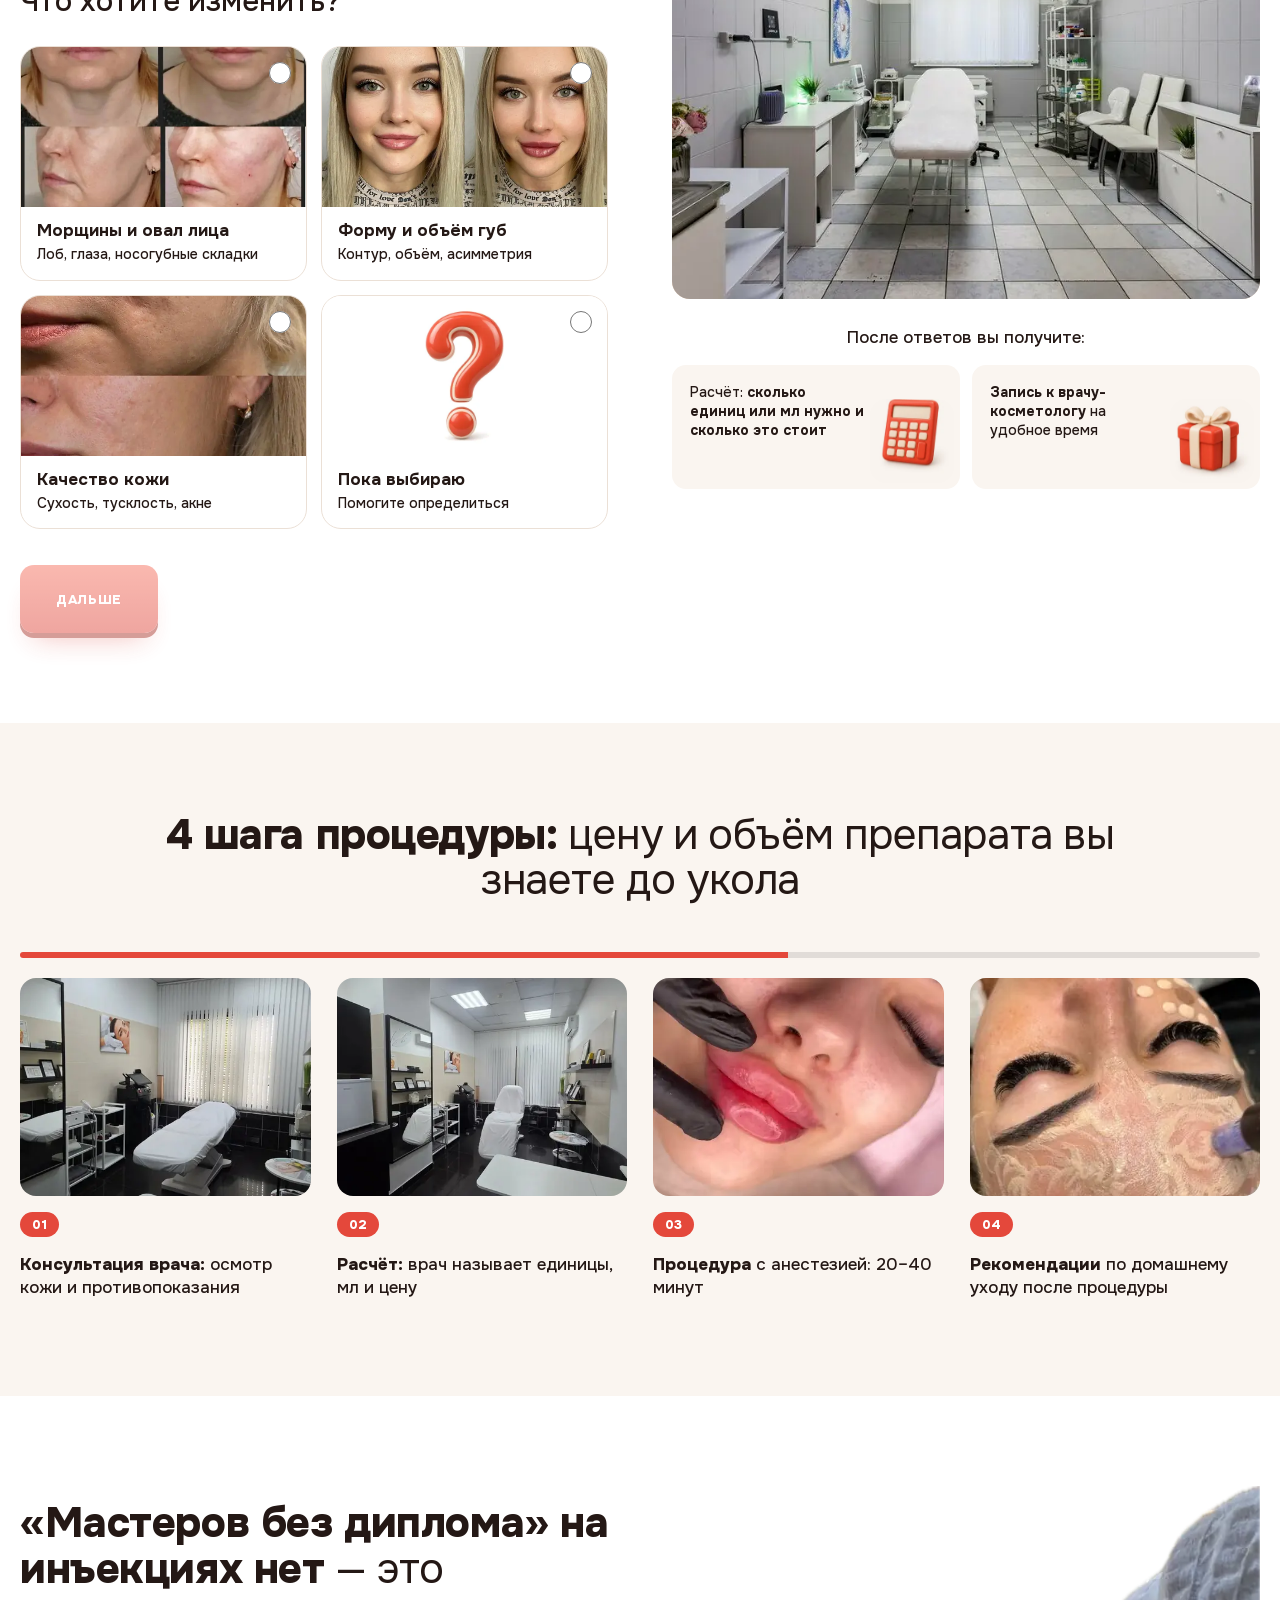
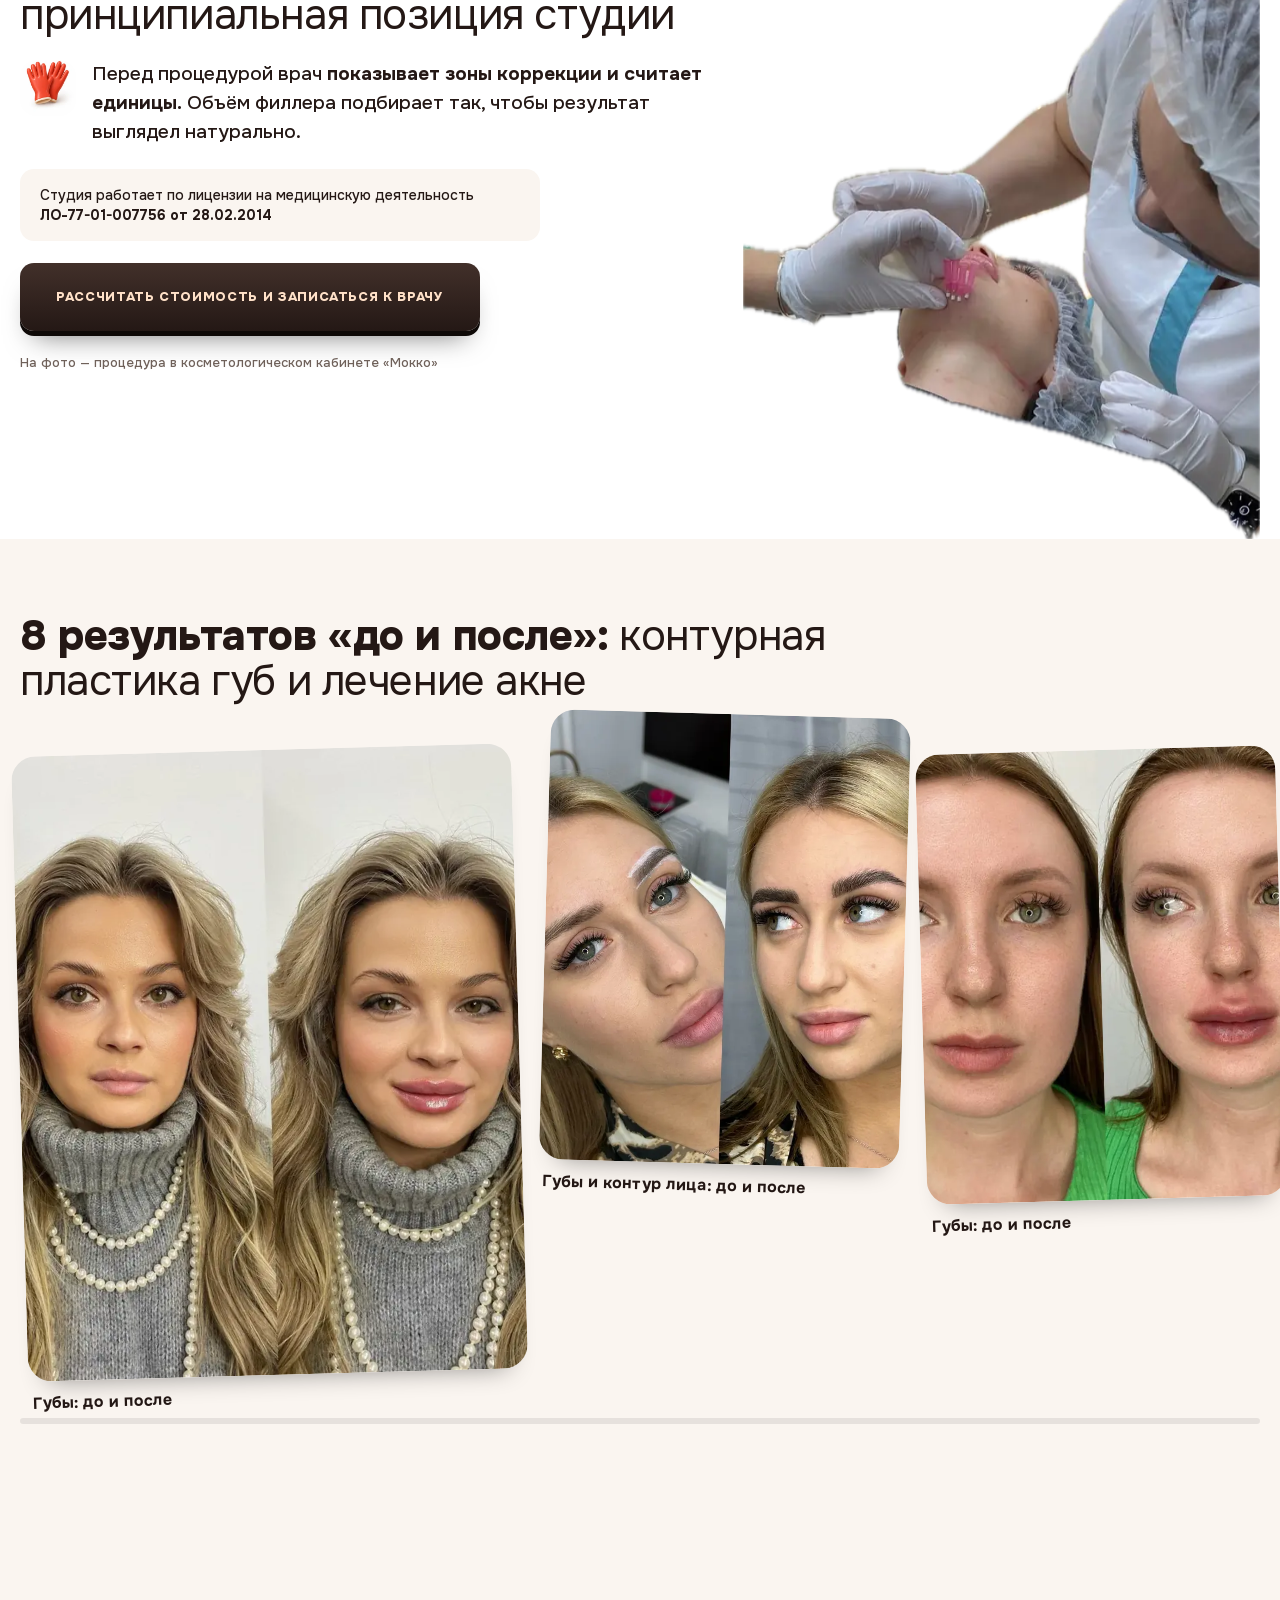
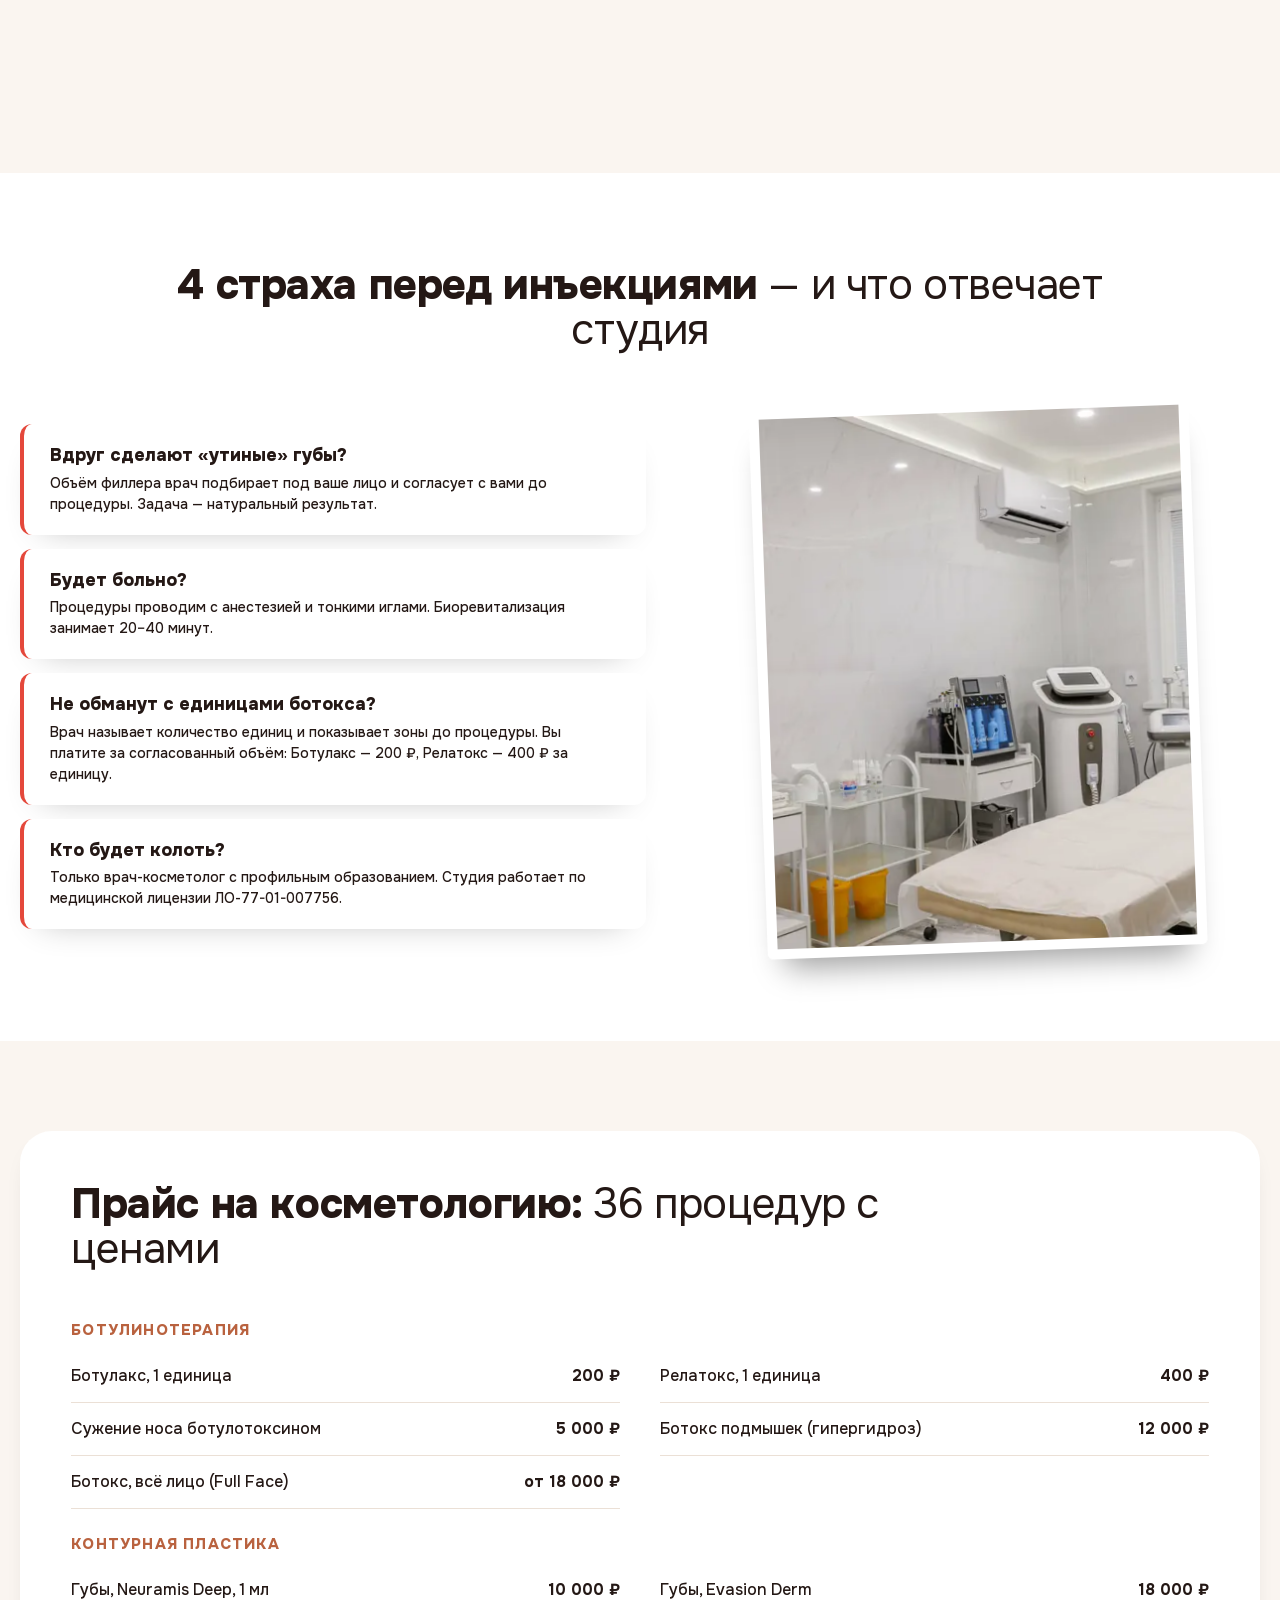
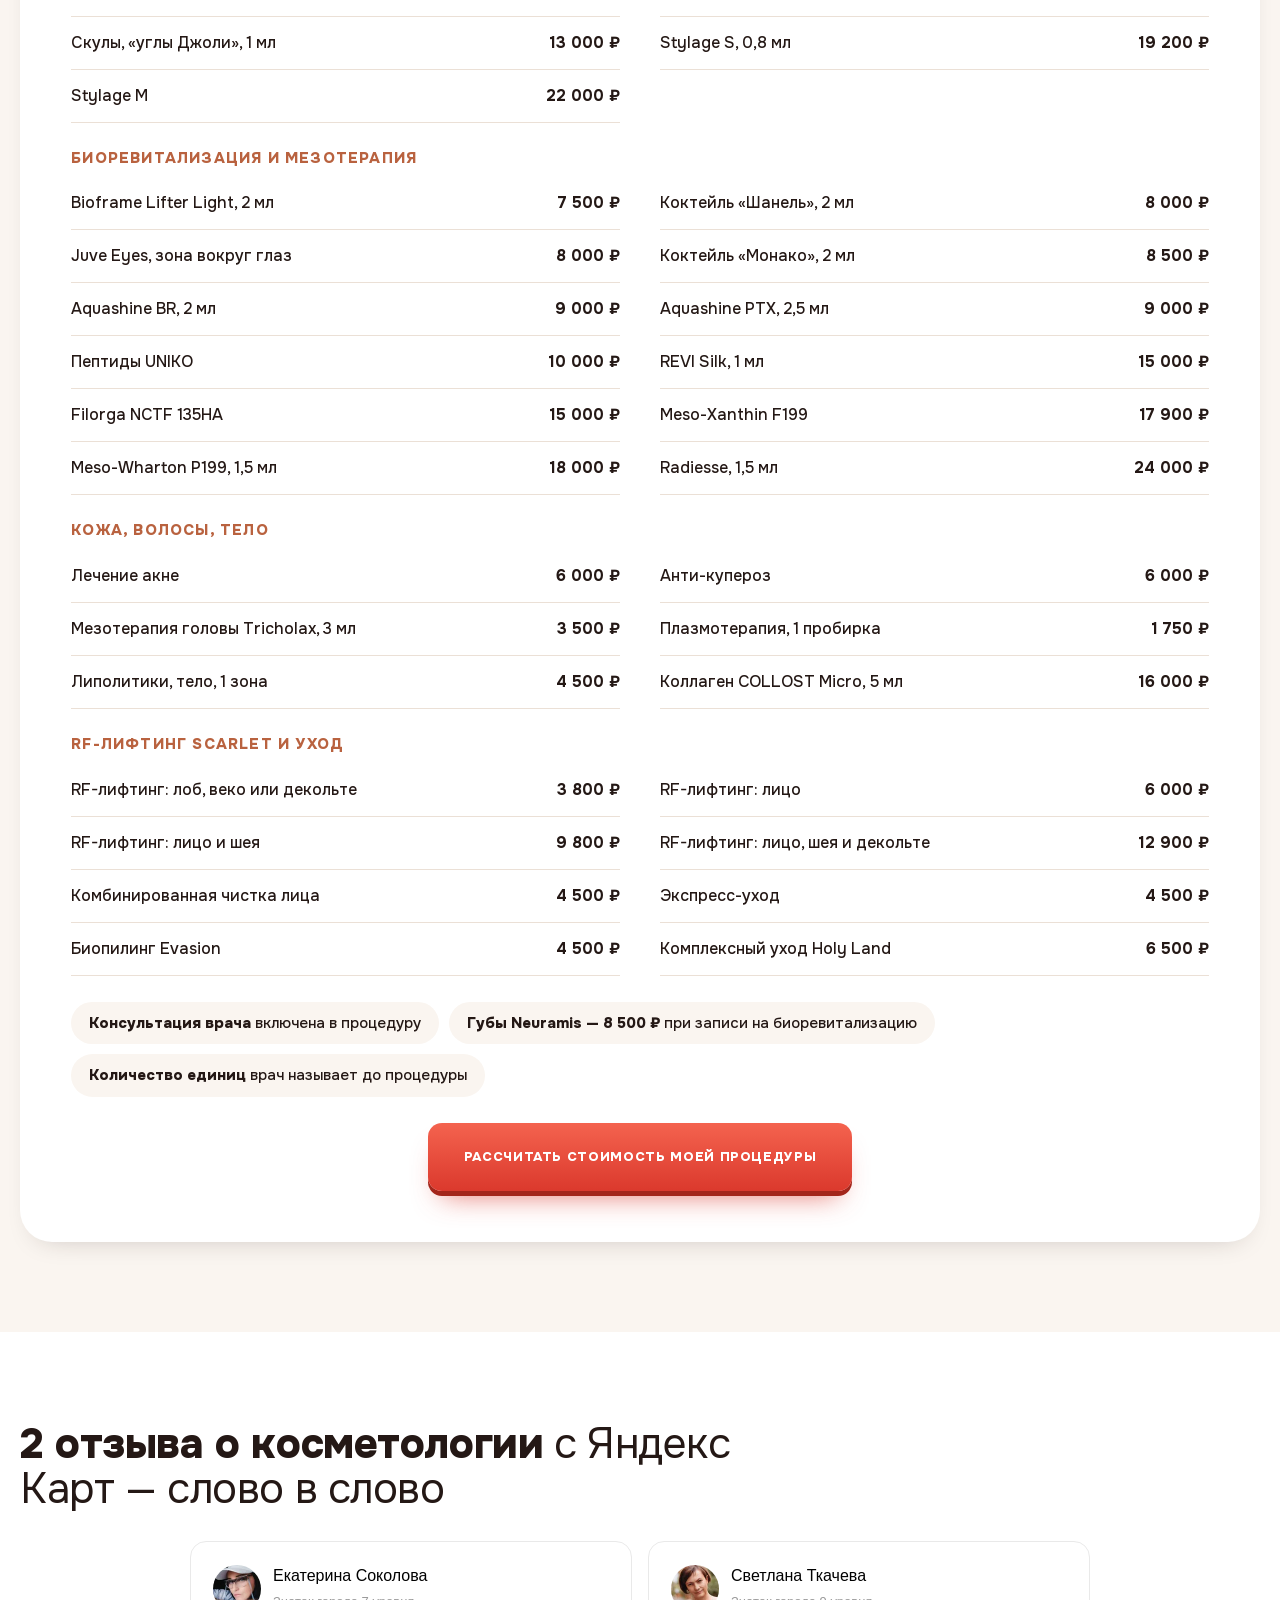
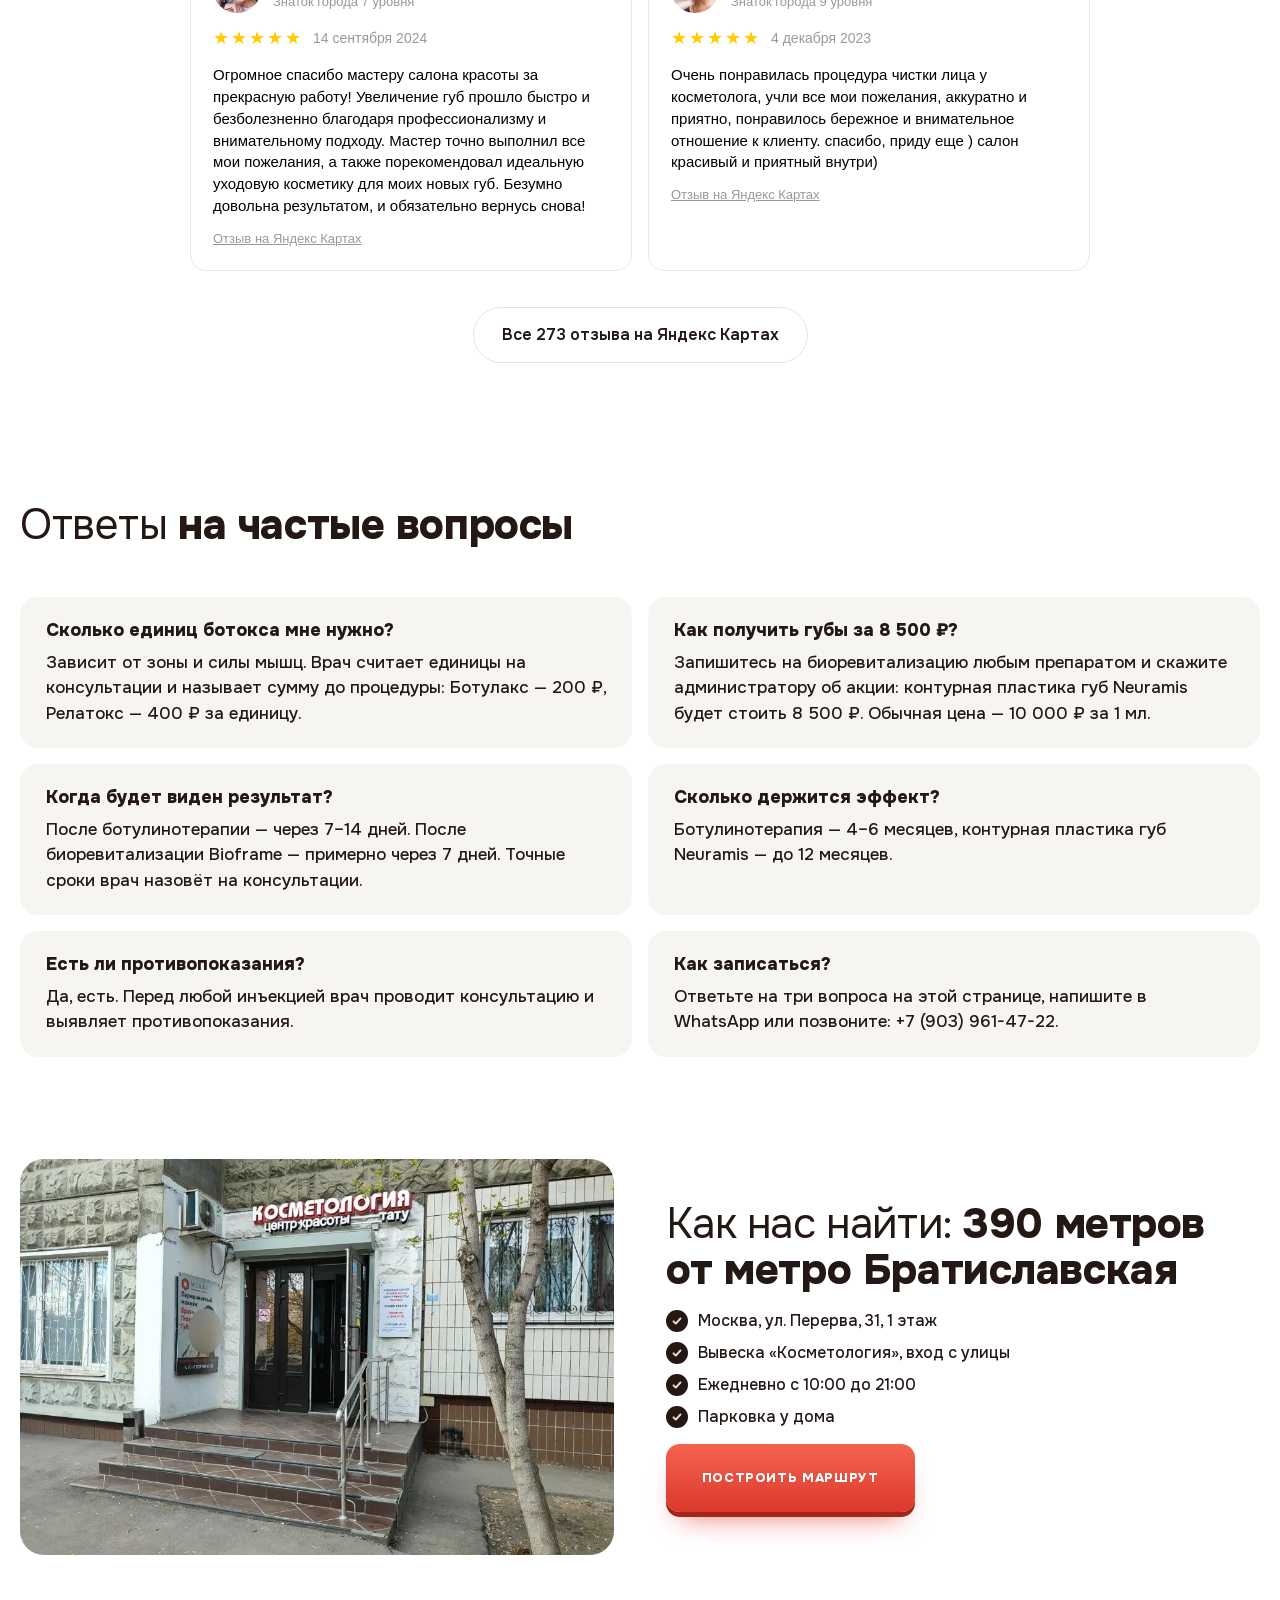
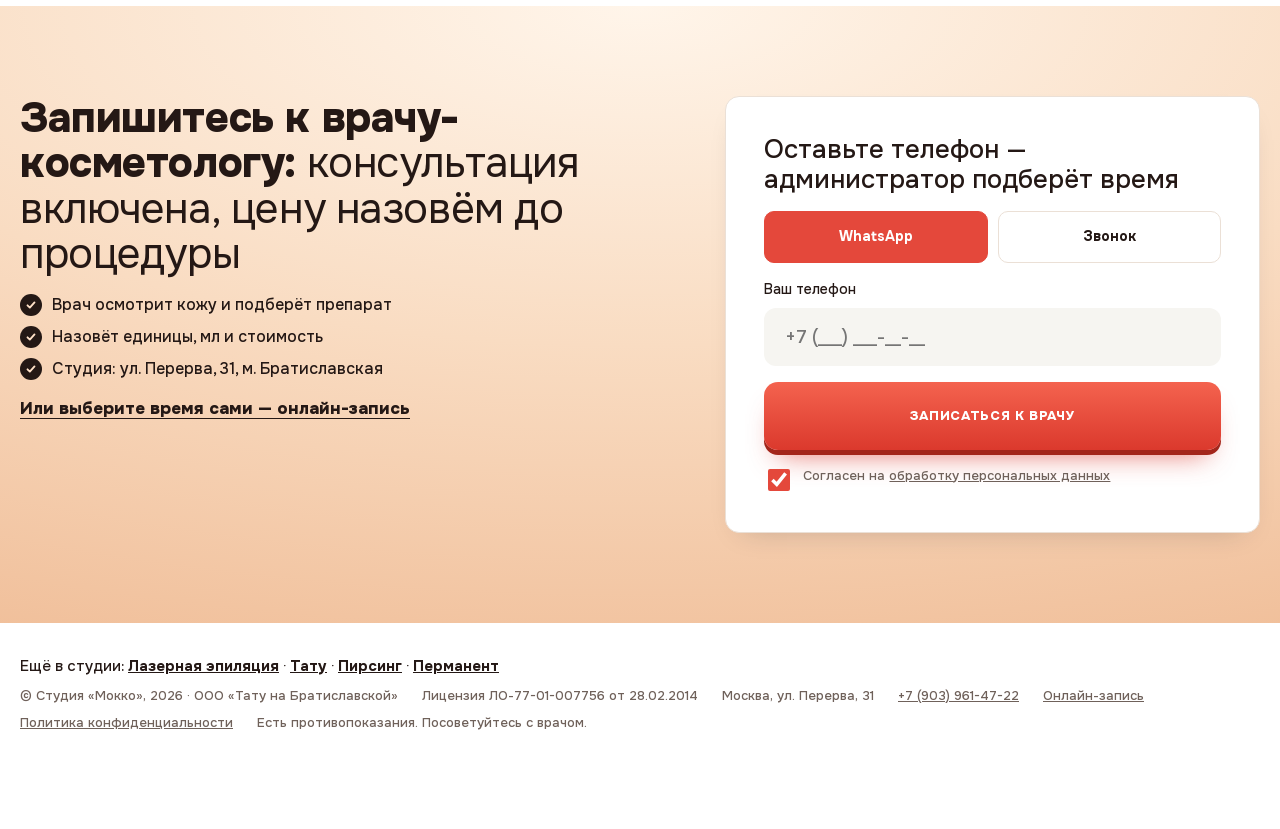
<file: kosmetologiya.html>
<!doctype html>
<html lang="ru">
<head>
<meta charset="utf-8">
<meta name="viewport" content="width=device-width,initial-scale=1">
<title>Косметология в Марьино: ботокс от 200&nbsp;₽/ед, губы, биоревитализация&nbsp;— «Мокко»</title>
<meta name="description" content="Врачебная косметология у метро Братиславская: ботокс от 200&nbsp;₽ за единицу, губы от 10&nbsp;000&nbsp;₽, биоревитализация от 7&nbsp;500&nbsp;₽. Инъекции делают только врачи-косметологи, консультация включена.">
<script>document.documentElement.classList.add('js')</script>
<link rel="preload" href="fonts/onest-cyr.woff2" as="font" type="font/woff2" crossorigin>
<link rel="preload" href="fonts/onest-lat.woff2" as="font" type="font/woff2" crossorigin>
<link rel="preload" href="fonts/onest-latext.woff2" as="font" type="font/woff2" crossorigin>
<link rel="preload" as="image" href="img/k-hero.webp" fetchpriority="high">
<link rel="stylesheet" href="kit.css">
<link rel="stylesheet" href="site.css">
</head>
<body class="pg-kosm">
<svg width="0" height="0" style="position:absolute" aria-hidden="true">
  <symbol id="i-arrow" viewBox="0 0 24 24" fill="none" stroke="currentColor" stroke-width="2" stroke-linecap="round" stroke-linejoin="round"><path d="M6 18 18 6M8 6h10v10"/></symbol>
  <symbol id="i-pin" viewBox="0 0 24 24" fill="none" stroke="currentColor" stroke-width="2" stroke-linecap="round" stroke-linejoin="round"><path d="M12 21s7-6.2 7-11.5A7 7 0 0 0 5 9.5C5 14.8 12 21 12 21Z"/><circle cx="12" cy="9.5" r="2.5"/></symbol>
  <symbol id="i-wa" viewBox="0 0 24 24" fill="currentColor"><path d="M12 2a10 10 0 0 0-8.6 15.1L2 22l5-1.3A10 10 0 1 0 12 2Zm5.3 14.2c-.2.6-1.300 1.200-1.800 1.200-.500.1-1.100.1-1.700-.1-.4-.1-.9-.3-1.600-.6-2.700-1.200-4.500-4-4.700-4.200-.1-.2-1.100-1.500-1.100-2.800 0-1.300.7-2 1-2.300.2-.3.5-.3.7-.3h.5c.2 0 .4 0 .6.5l.9 2.100c.1.2.1.4 0 .6l-.3.5-.5.5c-.1.2-.3.3-.1.6.2.300.8 1.300 1.700 2.100 1.200 1 2.100 1.300 2.400 1.500.3.1.5.1.6-.1l.8-1c.2-.2.4-.2.6-.1l2 .9c.3.2.5.2.5.4.100.1.100.6-.1 1.200Z"/></symbol>
  <symbol id="i-phone" viewBox="0 0 24 24" fill="none" stroke="currentColor" stroke-width="2" stroke-linecap="round" stroke-linejoin="round"><path d="M5 4h4l2 5-2.500 1.500a11 11 0 0 0 5 5L15 13l5 2v4a2 2 0 0 1-2 2A16 16 0 0 1 3 6a2 2 0 0 1 2-2Z"/></symbol>
</svg>
<header class="top">
  <div class="wrap top-in">
    <a class="logo" href="index.html"><b>Мокко</b><span>Косметология и тату</span></a>
    <nav class="nav"><a href="kosmetologiya.html" class="is-cur">Косметология</a><a href="epilyaciya.html">Лазерная эпиляция</a><a href="tatu.html">Тату</a><a href="pirsing.html">Пирсинг</a><a href="permanent.html">Перманент</a></nav>
    <a class="place" href="https://yandex.ru/maps/org/kosmetologiya_i_tatu/1080001802/" target="_blank" rel="noopener"><svg><use href="#i-pin"/></svg><span>м. Братиславская · 390 м<br>Ежедневно 10:00–21:00</span></a>
    <a class="tel" href="tel:+79039614722">+7 (903) 961-47-22</a>
    <a class="round" href="https://wa.me/79039614722" target="_blank" rel="noopener" aria-label="WhatsApp"><svg><use href="#i-wa"/></svg></a>
    <a class="btn btn-primary btn-sm" href="#quiz">Рассчитать</a>
  </div>
</header>
<nav class="subnav"><div class="wrap"><a href="kosmetologiya.html" class="is-cur">Косметология</a><a href="epilyaciya.html">Эпиляция</a><a href="tatu.html">Тату</a><a href="pirsing.html">Пирсинг</a><a href="permanent.html">Перманент</a></div></nav>
<main>
<section class="hero2" data-scroll>
  <div class="hero2-bg"><img decoding="async" fetchpriority="low" src="img/k-bg.webp" alt=""></div>
  <div class="wrap hero2-in">
    <div class="hero2-copy">
      <h1 data-anim="up">Косметология в Марьино: <b>ботокс от 200&nbsp;₽ за единицу,</b> инъекции делают только врачи</h1>
      <span class="hot" data-anim="up" style="--i:1">Губы Neuramis&nbsp;— 8&nbsp;500&nbsp;₽ при записи на биоревитализацию</span>
      <p class="sub" data-anim="up" style="--i:2"><span class="mark soft">Единицы и миллилитры называем до процедуры,</span> препараты&nbsp;— с регистрационным удостоверением</p>
      <a class="btn3d" href="#quiz" data-anim="up" style="--i:3">Рассчитать стоимость процедуры<span class="btn-2"><br>консультация врача включена</span></a>
      <p class="who-line">На фото&nbsp;— косметологический кабинет студии «Мокко»</p>
    </div>
    <div class="hero2-fig" data-anim="zoom">
      <img fetchpriority="high" class="cut" src="img/k-hero.webp" alt="Врачи-косметологи студии «Мокко» проводят процедуру">
    </div>
    <ul class="hero2-side" data-stagger="left"><li class="perk"><span class="ph ico" data-ph="ico-a1"><img decoding="async" src="img/ico-a1.webp" alt=""></span><span><b>Медицинская лицензия</b> ЛО-77-01-007756 от 28.02.2014</span></li><li class="perk"><span class="ph ico" data-ph="ico-a5"><img decoding="async" src="img/ico-a5.webp" alt=""></span><span><b>36 процедур в прайсе:</b> инъекции, RF-лифтинг Scarlet, чистки и уход</span></li><li class="perk"><span class="ph ico" data-ph="ico-a2"><img decoding="async" src="img/ico-a2.webp" alt=""></span><span><b>4,8 на Яндекс Картах:</b> 471 оценка и награда «Хорошее место 2026»</span></li></ul>
  </div>
</section>
<section class="band" id="prices">
  <div class="wrap">
    <header class="sec-head center"><h2><b>6 направлений косметологии</b> и цены: от 200&nbsp;₽ за единицу</h2></header>
    <div class="stack"><article class="stack-card" style="--n:0"><span class="ph" data-ph="k-s1"><img decoding="async" src="img/k-s1.webp" alt="Ботулинотерапия" loading="lazy"></span><div><span class="stack-no">01 / 06</span><h3>Ботулинотерапия</h3><span class="price-big">от 200&nbsp;₽ / ед.</span><ul class="ticks"><li>Лоб, межбровье, морщинки у глаз</li><li>Эффект держится 4–6 месяцев</li></ul></div></article><article class="stack-card" style="--n:1"><span class="ph" data-ph="k-s2"><img decoding="async" src="img/k-s2.webp" alt="Контурная пластика губ" loading="lazy"></span><div><span class="stack-no">02 / 06</span><h3>Контурная пластика губ</h3><span class="price-big">от 10&nbsp;000&nbsp;₽</span><ul class="ticks"><li>Neuramis, 1 мл&nbsp;— 10&nbsp;000&nbsp;₽</li><li>Объём подбираем, чтобы губы выглядели натурально</li></ul></div></article><article class="stack-card" style="--n:2"><span class="ph" data-ph="k-s3"><img decoding="async" src="img/k-s3.webp" alt="Биоревитализация" loading="lazy"></span><div><span class="stack-no">03 / 06</span><h3>Биоревитализация</h3><span class="price-big">от 7&nbsp;500&nbsp;₽</span><ul class="ticks"><li>12 препаратов: Aquashine, REVI, Meso-Wharton</li><li>Процедура 20–40 минут, с анестезией</li></ul></div></article><article class="stack-card" style="--n:3"><span class="ph" data-ph="k-s4"><img decoding="async" src="img/k-s4.webp" alt="Лечение акне" loading="lazy"></span><div><span class="stack-no">04 / 06</span><h3>Лечение акне</h3><span class="price-big">6&nbsp;000&nbsp;₽</span><ul class="ticks"><li>Врач осматривает кожу и ищет причину высыпаний</li><li>Результат&nbsp;— после курса процедур</li></ul></div></article><article class="stack-card" style="--n:4"><span class="ph" data-ph="k-s5"><img decoding="async" src="img/k-s5.webp" alt="RF-лифтинг Scarlet" loading="lazy"></span><div><span class="stack-no">05 / 06</span><h3>RF-лифтинг Scarlet</h3><span class="price-big">от 3&nbsp;800&nbsp;₽</span><ul class="ticks"><li>Лицо&nbsp;— 6&nbsp;000&nbsp;₽, лицо и шея&nbsp;— 9&nbsp;800&nbsp;₽</li><li>Микроигольчатый лифтинг: уплотняет кожу</li></ul></div></article><article class="stack-card" style="--n:5"><span class="ph" data-ph="k-s6"><img decoding="async" src="img/k-s6.webp" alt="Чистка лица и уход" loading="lazy"></span><div><span class="stack-no">06 / 06</span><h3>Чистка лица и уход</h3><span class="price-big">от 4&nbsp;500&nbsp;₽</span><ul class="ticks"><li>Комбинированная чистка&nbsp;— 4&nbsp;500&nbsp;₽</li><li>Уход Holy Land&nbsp;— 6&nbsp;500&nbsp;₽</li></ul></div></article></div>
    <div class="center-row"><ul class="fact-chips"><li><b>12&nbsp;000&nbsp;₽</b> ботокс подмышек от потливости</li><li><b>13&nbsp;000&nbsp;₽</b> скулы и «углы Джоли», 1 мл</li><li><b>3&nbsp;500&nbsp;₽</b> мезотерапия головы</li><li><b>1&nbsp;750&nbsp;₽</b> плазмотерапия, 1 пробирка</li></ul><a class="btn3d" href="#quiz">Рассчитать стоимость моей процедуры</a></div>
  </div>
</section>
<section class="band band-sun" id="why">
  <div class="wrap">
    <header class="sec-head center"><h2><b>4 отличия «Мокко» от кабинета «на дому»:</b> лицензия, врачи, препараты, расчёт</h2></header>
    <div class="orbit">
      <div class="orbit-col" data-stagger="left"><div class="card bubble"><span class="ph thumb icoth" data-ph="ico-b7"><img decoding="async" src="img/ico-b7.webp" alt="" loading="lazy"></span><span><b>Только врачи-косметологи</b> на инъекциях&nbsp;— мастеров без диплома нет</span></div><div class="card bubble"><span class="ph thumb icoth" data-ph="ico-a7"><img decoding="async" src="img/ico-a7.webp" alt="" loading="lazy"></span><span><b>Цену знаете до укола:</b> врач считает единицы и мл на консультации</span></div></div>
      <span class="ph main" data-scroll data-ph="k-orbit"><img decoding="async" src="img/k-orbit.webp" alt="Врач-косметолог студии «Мокко» проводит процедуру" loading="lazy"></span>
      <div class="orbit-col" data-stagger="right"><div class="card bubble"><span class="ph thumb icoth" data-ph="ico-b6"><img decoding="async" src="img/ico-b6.webp" alt="" loading="lazy"></span><span><b>Препараты с РУ:</b> Neuramis, Stylage, Filorga, Radiesse, Aquashine</span></div><div class="card bubble"><span class="ph thumb icoth" data-ph="ico-a3"><img decoding="async" src="img/ico-a3.webp" alt="" loading="lazy"></span><span><b>Больше 22 лет работы</b> и лицензия на медицинскую деятельность с 2014 года</span></div></div>
    </div>
  </div>
</section>
<section class="band" id="quiz">
  <div class="wrap" data-quiz data-submit="Получить расчёт">
    <header class="sec-head center"><h2><b>3 вопроса&nbsp;— и врач рассчитает</b> стоимость вашей процедуры</h2></header>
    <div class="quiz2-top"><span data-quiz-count></span><div class="bar"><i data-quiz-bar></i></div></div>
    <div class="quiz2">
      <form data-ok="Заявка принята. Администратор свяжется с вами и запишет на консультацию врача." novalidate>
        <fieldset class="q-step"><legend><span class="q-tag">Вопрос 1</span>Что хотите изменить?</legend><div class="q-grid q-grid2"><label class="q-card"><input type="radio" name="Задача" value="Морщины и овал лица"><span class="ph" data-ph="k-q1"><img decoding="async" src="img/k-q1.webp" alt="" loading="lazy"></span><b>Морщины и овал лица</b><small>Лоб, глаза, носогубные складки</small></label><label class="q-card"><input type="radio" name="Задача" value="Форму и объём губ"><span class="ph" data-ph="k-q2"><img decoding="async" src="img/k-q2.webp" alt="" loading="lazy"></span><b>Форму и объём губ</b><small>Контур, объём, асимметрия</small></label><label class="q-card"><input type="radio" name="Задача" value="Качество кожи"><span class="ph" data-ph="k-q3"><img decoding="async" src="img/k-q3.webp" alt="" loading="lazy"></span><b>Качество кожи</b><small>Сухость, тусклость, акне</small></label><label class="q-card"><input type="radio" name="Задача" value="Пока выбираю"><span class="ph" data-ph="quiz-ask"><img decoding="async" src="img/quiz-ask.webp" alt="" loading="lazy"></span><b>Пока выбираю</b><small>Помогите определиться</small></label></div></fieldset><fieldset class="q-step"><legend><span class="q-tag">Вопрос 2</span>Делали раньше инъекционные процедуры?</legend><div class="q-list"><label class="q-opt"><input type="radio" name="Опыт" value="Да, делаю регулярно">Да, делаю регулярно</label><label class="q-opt"><input type="radio" name="Опыт" value="Да, но давно">Да, но давно</label><label class="q-opt"><input type="radio" name="Опыт" value="Нет, это первый раз">Нет, это первый раз</label></div></fieldset><fieldset class="q-step"><legend><span class="q-tag">Вопрос 3</span>Когда удобно прийти?</legend><div class="q-list"><label class="q-opt"><input type="radio" name="Срок" value="На этой неделе">На этой неделе</label><label class="q-opt"><input type="radio" name="Срок" value="В течение месяца">В течение месяца</label><label class="q-opt"><input type="radio" name="Срок" value="Пока узнаю цены">Пока узнаю цены</label></div></fieldset>
        <fieldset class="q-step"><legend><span class="q-tag">Последний шаг</span>Куда прислать расчёт?</legend><div class="form-stack">
          <div class="seg"><label class="chip"><input type="radio" name="Связь" value="WhatsApp" checked>WhatsApp</label><label class="chip"><input type="radio" name="Связь" value="Звонок">Звонок</label></div>
          <label class="field">Ваш телефон<input type="tel" name="Телефон" placeholder="+7 (___) ___-__-__" autocomplete="tel" required></label>
          <label class="consent"><input type="checkbox" name="consent" checked><span>Согласен на <a href="privacy.html">обработку персональных данных</a></span></label></div></fieldset>
        <p class="form-msg" role="status"></p>
        <div class="quiz-nav"><button type="button" class="btn3d" data-next>Дальше</button><button type="button" class="link" data-prev>Назад</button></div>
      </form>
      <aside>
        <div class="ctx"><span class="ph" data-ph="k-side"><img decoding="async" src="img/k-side.webp" alt="Косметологический кабинет студии «Мокко»" loading="lazy"></span></div>
        <p class="gifts-t">После ответов вы получите:</p>
        <div class="gifts"><div class="gift2">Расчёт: <b>сколько единиц или мл нужно и сколько это стоит</b><span class="ph ico" data-ph="ico-a8"><img decoding="async" src="img/ico-a8.webp" alt="" loading="lazy"></span></div><div class="gift2"><b>Запись к врачу-косметологу</b> на удобное время<span class="ph ico" data-ph="ico-a6"><img decoding="async" src="img/ico-a6.webp" alt="" loading="lazy"></span></div></div>
      </aside>
    </div>
  </div>
</section>
<section class="band band-soft" id="steps">
  <div class="wrap">
    <header class="sec-head center"><h2><b>4 шага процедуры:</b> цену и объём препарата вы знаете до укола</h2></header>
    <div class="shots shots-4" data-scroll><article class="shot2"><span class="ph" data-ph="k-st1"><img decoding="async" src="img/k-st1.webp" alt="Кабинет косметолога с кушеткой" loading="lazy"></span><span class="num">01</span><h3><b>Консультация врача:</b> осмотр кожи и противопоказания</h3></article><article class="shot2"><span class="ph" data-ph="k-st2"><img decoding="async" src="img/k-st2.webp" alt="Кабинет с аппаратом и кушеткой" loading="lazy"></span><span class="num">02</span><h3><b>Расчёт:</b> врач называет единицы, мл и цену</h3></article><article class="shot2"><span class="ph" data-ph="k-st3"><img decoding="async" src="img/k-st3.webp" alt="Контурная пластика губ: врач работает в перчатках" loading="lazy"></span><span class="num">03</span><h3><b>Процедура</b> с анестезией: 20–40 минут</h3></article><article class="shot2"><span class="ph" data-ph="k-st4"><img decoding="async" src="img/k-st4.webp" alt="Маска после процедуры" loading="lazy"></span><span class="num">04</span><h3><b>Рекомендации</b> по домашнему уходу после процедуры</h3></article></div>
  </div>
</section>
<section class="band">
  <div class="wrap live2">
    <div class="live2-copy" data-anim="left">
      <h2><b>«Мастеров без диплома» на инъекциях нет</b>&nbsp;— это принципиальная позиция студии</h2>
      <div class="say"><span class="ph ico" data-ph="ico-a9"><img decoding="async" src="img/ico-a9.webp" alt="" loading="lazy"></span><span>Перед процедурой врач <b>показывает зоны коррекции и считает единицы.</b> Объём филлера подбирает так, чтобы результат выглядел натурально.</span></div>
      <div class="quote-pin">Студия работает по лицензии на медицинскую деятельность <b>ЛО-77-01-007756 от 28.02.2014</b></div>
      <a class="btn3d dark" href="#quiz">Рассчитать стоимость и записаться к врачу</a>
      <p class="who-line">На фото&nbsp;— процедура в косметологическом кабинете «Мокко»</p>
    </div>
    <div class="live2-fig" data-scroll><img decoding="async" class="cut" src="img/k-live.webp" alt="Врач-косметолог студии «Мокко» за работой" loading="lazy"></div>
  </div>
</section>
<section class="band band-soft hs" id="works" data-hscroll>
  <div class="hs-pin">
    <div class="wrap"><header class="sec-head"><h2><b>8 результатов «до и после»:</b> контурная пластика губ и лечение акне</h2></header></div>
    <div class="hs-track"><figure class="work"><span class="ph solo" data-ph="k-w1"><img decoding="async" src="img/k-w1.webp" alt="Губы: до и после" loading="lazy"></span><figcaption>Губы: до и после</figcaption></figure><figure class="work"><span class="ph solo" data-ph="k-w2"><img decoding="async" src="img/k-w2.webp" alt="Губы и контур лица: до и после" loading="lazy"></span><figcaption>Губы и контур лица: до и после</figcaption></figure><figure class="work"><span class="ph solo" data-ph="k-w3"><img decoding="async" src="img/k-w3.webp" alt="Губы: до и после" loading="lazy"></span><figcaption>Губы: до и после</figcaption></figure><figure class="work"><span class="ph solo" data-ph="k-w4"><img decoding="async" src="img/k-w4.webp" alt="Губы: до и после" loading="lazy"></span><figcaption>Губы: до и после</figcaption></figure><figure class="work"><span class="ph solo" data-ph="k-w5"><img decoding="async" src="img/k-w5.webp" alt="Губы: до и после" loading="lazy"></span><figcaption>Губы: до и после</figcaption></figure><figure class="work"><span class="ph solo" data-ph="k-w6"><img decoding="async" src="img/k-w6.webp" alt="Губы: до и после" loading="lazy"></span><figcaption>Губы: до и после</figcaption></figure><figure class="work"><span class="ph solo" data-ph="k-w7"><img decoding="async" src="img/k-w7.webp" alt="Акне: до и после курса" loading="lazy"></span><figcaption>Акне: до и после курса</figcaption></figure><figure class="work"><span class="ph solo" data-ph="k-w8"><img decoding="async" src="img/k-w8.webp" alt="Профиль: до и после" loading="lazy"></span><figcaption>Профиль: до и после</figcaption></figure></div>
    <div class="wrap"><div class="hs-bar"><i></i></div></div>
  </div>
</section>
<section class="band" id="fears">
  <div class="wrap">
    <header class="sec-head center"><h2><b>4 страха перед инъекциями</b>&nbsp;— и что отвечает студия</h2></header>
    <div class="guard">
      <div class="gcards" data-stagger="left"><div class="gcard"><h3>Вдруг сделают «утиные» губы?</h3><p>Объём филлера врач подбирает под ваше лицо и согласует с вами до процедуры. Задача&nbsp;— натуральный результат.</p></div><div class="gcard"><h3>Будет больно?</h3><p>Процедуры проводим с анестезией и тонкими иглами. Биоревитализация занимает 20–40 минут.</p></div><div class="gcard"><h3>Не обманут с единицами ботокса?</h3><p>Врач называет количество единиц и показывает зоны до процедуры. Вы платите за согласованный объём: Ботулакс&nbsp;— 200&nbsp;₽, Релатокс&nbsp;— 400&nbsp;₽ за единицу.</p></div><div class="gcard"><h3>Кто будет колоть?</h3><p>Только врач-косметолог с профильным образованием. Студия работает по медицинской лицензии ЛО-77-01-007756.</p></div></div>
      <div class="guard-fig" data-scroll><span class="ph framed-ph" data-ph="k-obj"><img decoding="async" src="img/k-obj.webp" alt="Косметологический кабинет студии «Мокко»" loading="lazy"></span></div>
    </div>
  </div>
</section>
<section class="band band-soft"><div class="wrap" id="pricelist">
  <div class="panel">
    <header class="sec-head"><h2><b>Прайс на косметологию:</b> 36 процедур с ценами</h2></header>
    <h3 class="pl-t">Ботулинотерапия</h3><ul class="plist"><li>Ботулакс, 1 единица <b>200&nbsp;₽</b></li><li>Релатокс, 1 единица <b>400&nbsp;₽</b></li><li>Сужение носа ботулотоксином <b>5&nbsp;000&nbsp;₽</b></li><li>Ботокс подмышек (гипергидроз) <b>12&nbsp;000&nbsp;₽</b></li><li>Ботокс, всё лицо (Full Face) <b>от 18&nbsp;000&nbsp;₽</b></li></ul><h3 class="pl-t">Контурная пластика</h3><ul class="plist"><li>Губы, Neuramis Deep, 1 мл <b>10&nbsp;000&nbsp;₽</b></li><li>Губы, Evasion Derm <b>18&nbsp;000&nbsp;₽</b></li><li>Скулы, «углы Джоли», 1 мл <b>13&nbsp;000&nbsp;₽</b></li><li>Stylage S, 0,8 мл <b>19&nbsp;200&nbsp;₽</b></li><li>Stylage M <b>22&nbsp;000&nbsp;₽</b></li></ul><h3 class="pl-t">Биоревитализация и мезотерапия</h3><ul class="plist"><li>Bioframe Lifter Light, 2 мл <b>7&nbsp;500&nbsp;₽</b></li><li>Коктейль «Шанель», 2 мл <b>8&nbsp;000&nbsp;₽</b></li><li>Juve Eyes, зона вокруг глаз <b>8&nbsp;000&nbsp;₽</b></li><li>Коктейль «Монако», 2 мл <b>8&nbsp;500&nbsp;₽</b></li><li>Aquashine BR, 2 мл <b>9&nbsp;000&nbsp;₽</b></li><li>Aquashine PTX, 2,5 мл <b>9&nbsp;000&nbsp;₽</b></li><li>Пептиды UNIKO <b>10&nbsp;000&nbsp;₽</b></li><li>REVI Silk, 1 мл <b>15&nbsp;000&nbsp;₽</b></li><li>Filorga NCTF 135HA <b>15&nbsp;000&nbsp;₽</b></li><li>Meso-Xanthin F199 <b>17&nbsp;900&nbsp;₽</b></li><li>Meso-Wharton P199, 1,5 мл <b>18&nbsp;000&nbsp;₽</b></li><li>Radiesse, 1,5 мл <b>24&nbsp;000&nbsp;₽</b></li></ul><h3 class="pl-t">Кожа, волосы, тело</h3><ul class="plist"><li>Лечение акне <b>6&nbsp;000&nbsp;₽</b></li><li>Анти-купероз <b>6&nbsp;000&nbsp;₽</b></li><li>Мезотерапия головы Tricholax, 3 мл <b>3&nbsp;500&nbsp;₽</b></li><li>Плазмотерапия, 1 пробирка <b>1&nbsp;750&nbsp;₽</b></li><li>Липолитики, тело, 1 зона <b>4&nbsp;500&nbsp;₽</b></li><li>Коллаген COLLOST Micro, 5 мл <b>16&nbsp;000&nbsp;₽</b></li></ul><h3 class="pl-t">RF-лифтинг Scarlet и уход</h3><ul class="plist"><li>RF-лифтинг: лоб, веко или декольте <b>3&nbsp;800&nbsp;₽</b></li><li>RF-лифтинг: лицо <b>6&nbsp;000&nbsp;₽</b></li><li>RF-лифтинг: лицо и шея <b>9&nbsp;800&nbsp;₽</b></li><li>RF-лифтинг: лицо, шея и декольте <b>12&nbsp;900&nbsp;₽</b></li><li>Комбинированная чистка лица <b>4&nbsp;500&nbsp;₽</b></li><li>Экспресс-уход <b>4&nbsp;500&nbsp;₽</b></li><li>Биопилинг Evasion <b>4&nbsp;500&nbsp;₽</b></li><li>Комплексный уход Holy Land <b>6&nbsp;500&nbsp;₽</b></li></ul>
    <ul class="fact-chips"><li><b>Консультация врача</b> включена в процедуру</li><li><b>Губы Neuramis&nbsp;— 8&nbsp;500&nbsp;₽</b> при записи на биоревитализацию</li><li><b>Количество единиц</b> врач называет до процедуры</li></ul>
    <div class="center-row"><a class="btn3d" href="#quiz">Рассчитать стоимость моей процедуры</a></div>
  </div>
</div></section>
<section class="band"><div class="wrap" id="reviews">
  <div class="head-row"><header class="sec-head"><h2><b>2 отзыва о косметологии</b> с Яндекс Карт&nbsp;— слово в слово</h2></header></div>
  <div class="revs revs-2" data-stagger="up"><figure class="ya-rev"><figcaption><img decoding="async" src="img/ava-54.webp" alt="" width="48" height="48" loading="lazy"><span><b>Екатерина Соколова</b><small>Знаток города 7 уровня</small></span></figcaption><div class="ya-meta"><span class="ya-stars" aria-label="Оценка 5 из 5">★★★★★</span><time>14 сентября 2024</time></div><blockquote>Огромное спасибо мастеру салона красоты за прекрасную работу! Увеличение губ прошло быстро и безболезненно благодаря профессионализму и внимательному подходу. Мастер точно выполнил все мои пожелания, а также порекомендовал идеальную уходовую косметику для моих новых губ. Безумно довольна результатом, и обязательно вернусь снова!</blockquote><a href="https://yandex.ru/maps/org/kosmetologiya_i_tatu/1080001802/reviews/" target="_blank" rel="noopener">Отзыв на Яндекс Картах</a></figure><figure class="ya-rev"><figcaption><img decoding="async" src="img/ava-75.webp" alt="" width="48" height="48" loading="lazy"><span><b>Светлана Ткачева</b><small>Знаток города 9 уровня</small></span></figcaption><div class="ya-meta"><span class="ya-stars" aria-label="Оценка 5 из 5">★★★★★</span><time>4 декабря 2023</time></div><blockquote>Очень понравилась процедура чистки лица у косметолога, учли все мои пожелания, аккуратно и приятно, понравилось бережное и внимательное отношение к клиенту. спасибо, приду еще ) салон красивый и приятный внутри)</blockquote><a href="https://yandex.ru/maps/org/kosmetologiya_i_tatu/1080001802/reviews/" target="_blank" rel="noopener">Отзыв на Яндекс Картах</a></figure></div>
  <div class="center-row"><a class="btn btn-ghost" href="https://yandex.ru/maps/org/kosmetologiya_i_tatu/1080001802/reviews/" target="_blank" rel="noopener">Все 273 отзыва на Яндекс Картах</a></div>
</div></section>
<section class="sec wrap" id="faq">
  <header class="sec-head"><h2>Ответы <b>на частые вопросы</b></h2></header>
  <div class="faq"><div class="qa"><h3>Сколько единиц ботокса мне нужно?</h3><p>Зависит от зоны и силы мышц. Врач считает единицы на консультации и называет сумму до процедуры: Ботулакс&nbsp;— 200&nbsp;₽, Релатокс&nbsp;— 400&nbsp;₽ за единицу.</p></div><div class="qa"><h3>Как получить губы за 8&nbsp;500&nbsp;₽?</h3><p>Запишитесь на биоревитализацию любым препаратом и скажите администратору об акции: контурная пластика губ Neuramis будет стоить 8&nbsp;500&nbsp;₽. Обычная цена&nbsp;— 10&nbsp;000&nbsp;₽ за 1 мл.</p></div><div class="qa"><h3>Когда будет виден результат?</h3><p>После ботулинотерапии&nbsp;— через 7–14 дней. После биоревитализации Bioframe&nbsp;— примерно через 7 дней. Точные сроки врач назовёт на консультации.</p></div><div class="qa"><h3>Сколько держится эффект?</h3><p>Ботулинотерапия&nbsp;— 4–6 месяцев, контурная пластика губ Neuramis&nbsp;— до 12 месяцев.</p></div><div class="qa"><h3>Есть ли противопоказания?</h3><p>Да, есть. Перед любой инъекцией врач проводит консультацию и выявляет противопоказания.</p></div><div class="qa"><h3>Как записаться?</h3><p>Ответьте на три вопроса на этой странице, напишите в WhatsApp или позвоните: +7 (903) 961-47-22.</p></div></div>
</section>
<section class="sec wrap" id="place">
  <div class="grid-2 find">
    <span class="ph" data-anim="left" data-ph="g-entrance"><img decoding="async" src="img/g-entrance.webp" alt="Вход в студию «Мокко» на улице Перерва, 31" loading="lazy"></span>
    <div class="final-copy" data-anim="right"><h2>Как нас найти: <b>390 метров от метро Братиславская</b></h2><ul class="ticks"><li>Москва, ул. Перерва, 31, 1 этаж</li><li>Вывеска «Косметология», вход с улицы</li><li>Ежедневно с 10:00 до 21:00</li><li>Парковка у дома</li></ul><a class="btn3d" href="https://yandex.ru/maps/org/kosmetologiya_i_tatu/1080001802/" target="_blank" rel="noopener">Построить маршрут</a></div>
  </div>
</section>
<section class="band band-sun" id="lead">
  <div class="wrap lead2 lead2-nofig">
    <div class="lead2-copy" data-scroll><h2><b>Запишитесь к врачу-косметологу:</b> консультация включена, цену назовём до процедуры</h2><ul class="ticks"><li>Врач осмотрит кожу и подберёт препарат</li><li>Назовёт единицы, мл и стоимость</li><li>Студия: ул. Перерва, 31, м. Братиславская</li></ul><a class="link-book" href="https://n1778025.yclients.com" target="_blank" rel="noopener">Или выберите время сами&nbsp;— онлайн-запись</a></div>
    <form class="card form-stack" data-lead data-ok="Заявка принята. Администратор свяжется с вами и подберёт время." novalidate>
      <h3>Оставьте телефон&nbsp;— администратор подберёт время</h3>
      <div class="seg"><label class="chip"><input type="radio" name="Связь" value="WhatsApp" checked>WhatsApp</label><label class="chip"><input type="radio" name="Связь" value="Звонок">Звонок</label></div>
      <label class="field">Ваш телефон<input type="tel" name="Телефон" placeholder="+7 (___) ___-__-__" autocomplete="tel" required></label>
      <button class="btn3d" type="submit">Записаться к врачу</button>
      <label class="consent"><input type="checkbox" name="consent" checked><span>Согласен на <a href="privacy.html">обработку персональных данных</a></span></label>
      <p class="form-msg" role="status"></p>
    </form>
  </div>
</section>
</main>
<footer class="wrap foot"><span class="foot-more">Ещё в студии: <a href="epilyaciya.html">Лазерная эпиляция</a> · <a href="tatu.html">Тату</a> · <a href="pirsing.html">Пирсинг</a> · <a href="permanent.html">Перманент</a></span><span>© Студия «Мокко», 2026 · ООО «Тату на Братиславской»</span><span>Лицензия ЛО-77-01-007756 от 28.02.2014</span><span>Москва, ул. Перерва, 31</span><a href="tel:+79039614722">+7 (903) 961-47-22</a><a href="https://n1778025.yclients.com" target="_blank" rel="noopener">Онлайн-запись</a><a href="privacy.html">Политика конфиденциальности</a><span>Есть противопоказания. Посоветуйтесь с врачом.</span></footer>
<nav class="dock"><a class="btn btn-ghost" href="tel:+79039614722"><svg><use href="#i-phone"/></svg> Позвонить</a><a class="btn btn-primary" href="#quiz">Рассчитать</a></nav>

<script>window.SITE={endpoint:'',telegram:'',whatsapp:'https://wa.me/79039614722',phone:'+7 (903) 961-47-22'}</script>
<script src="kit.js" defer></script>
</body>
</html>
</file>
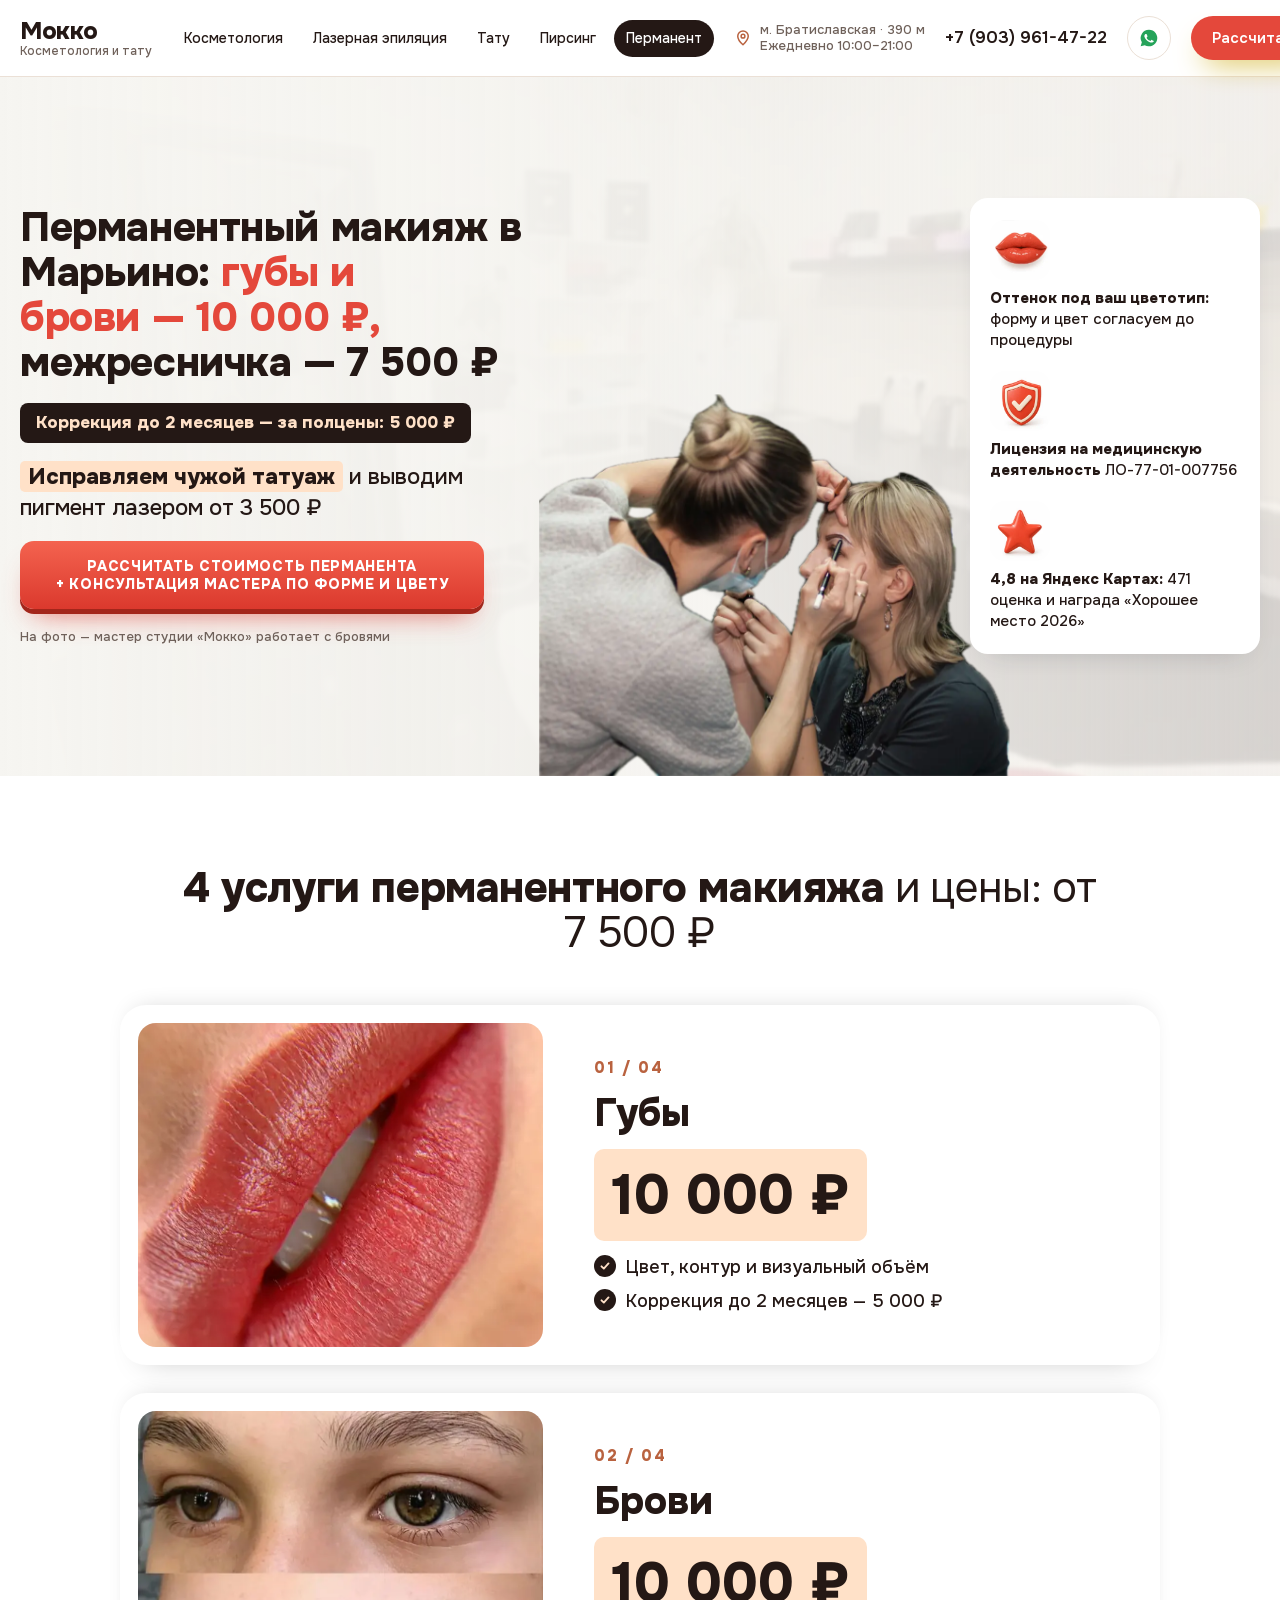
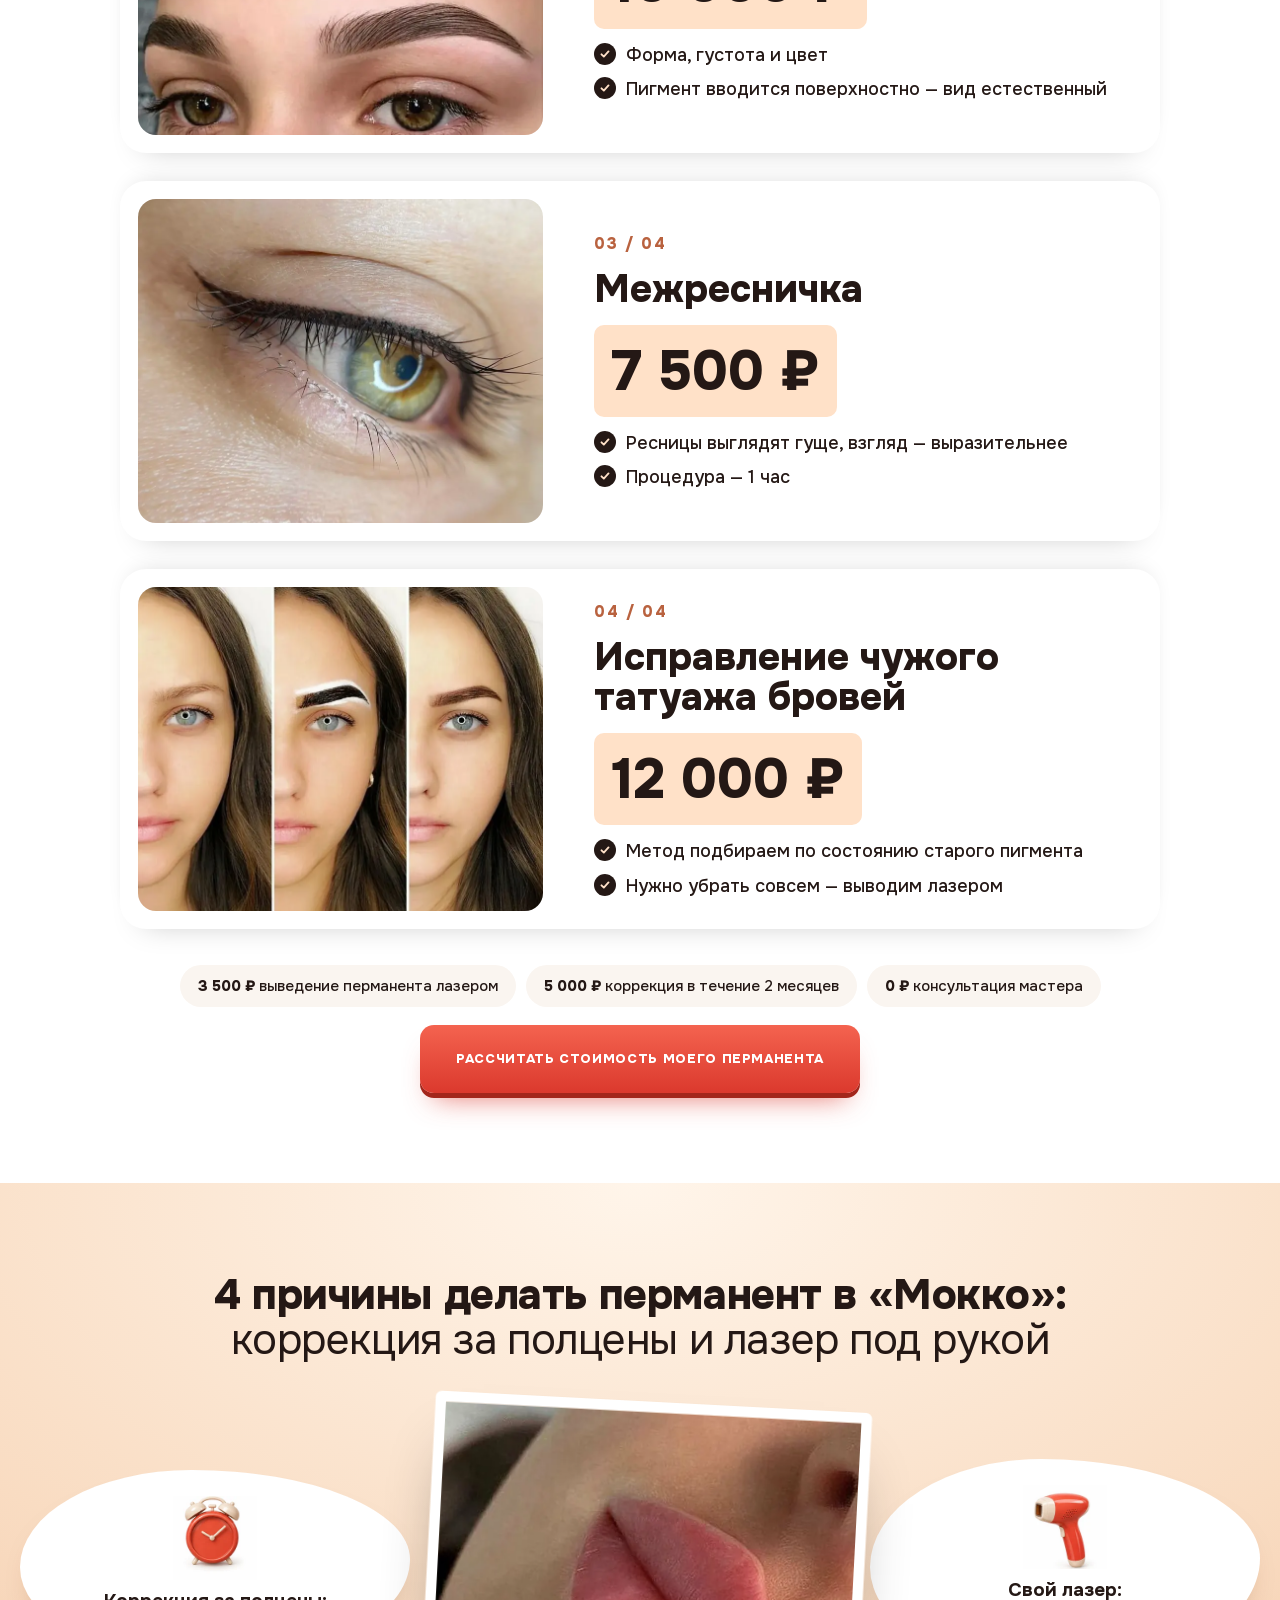
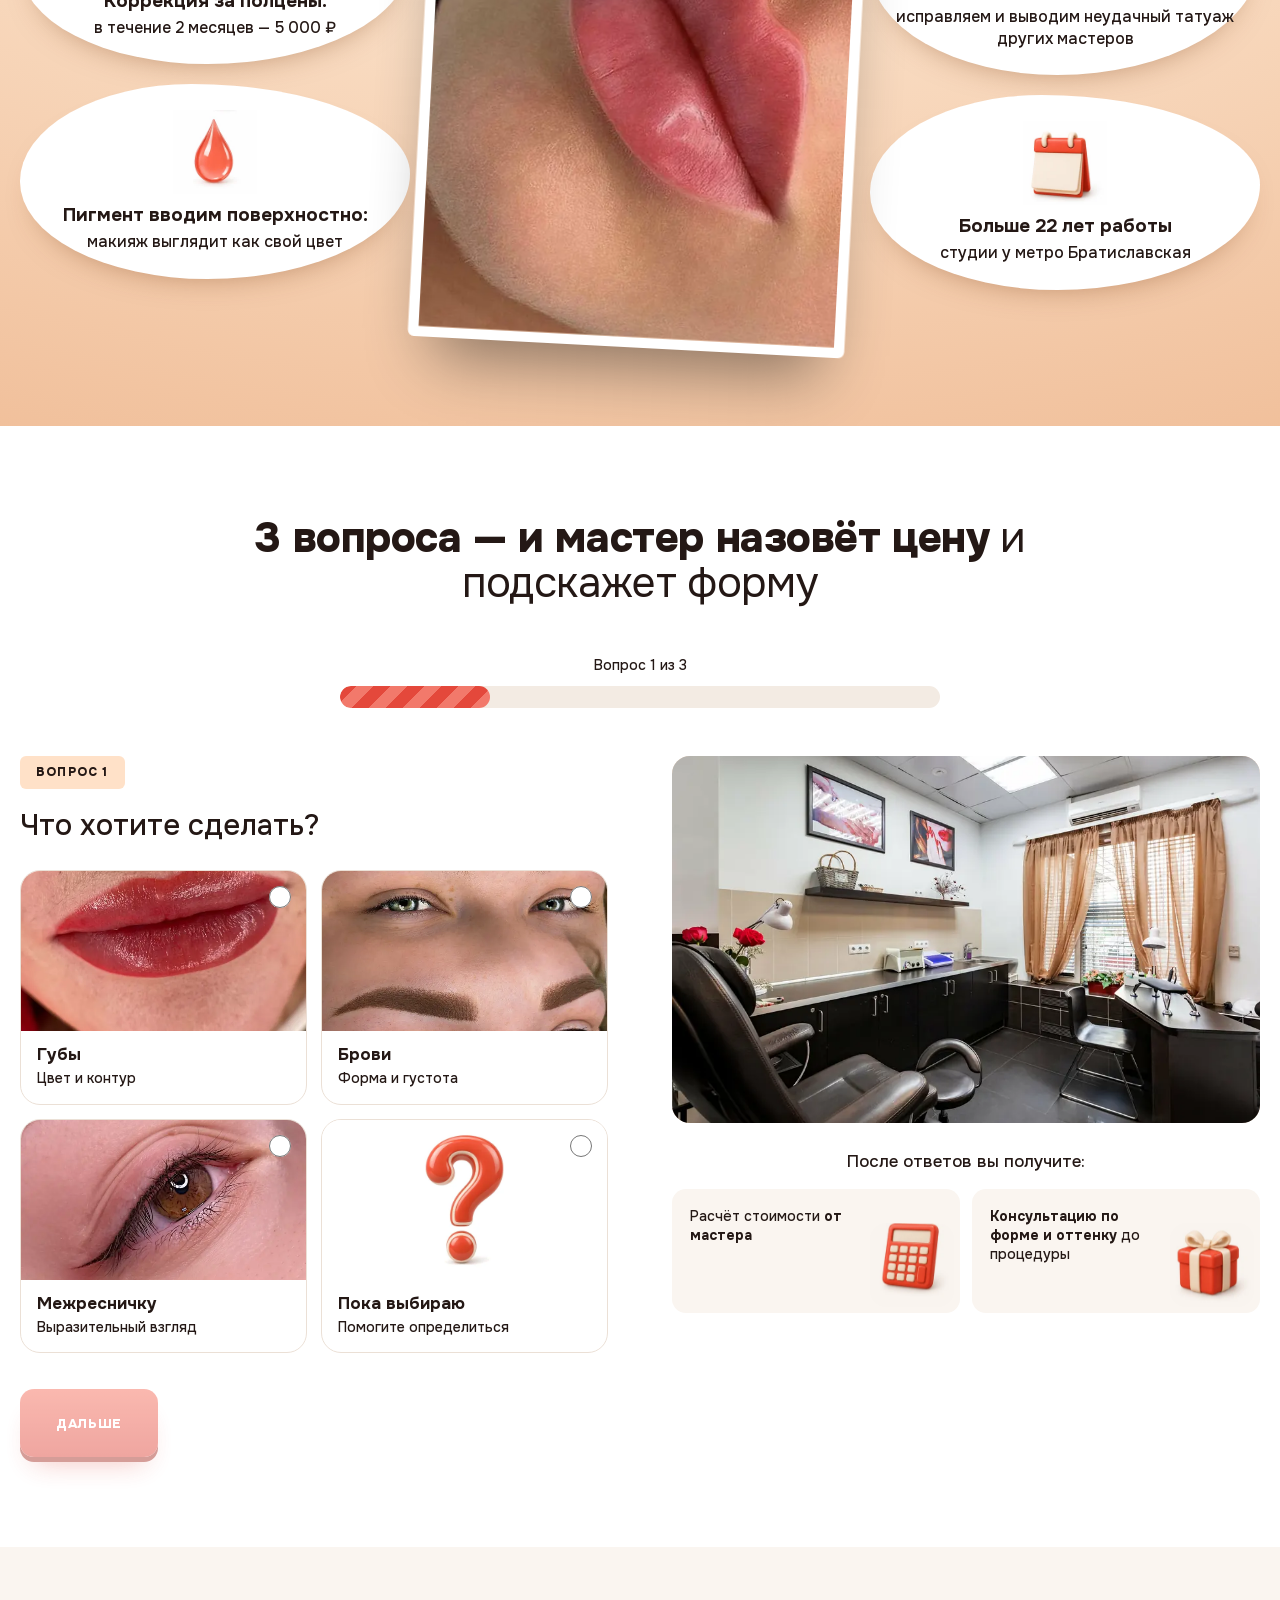
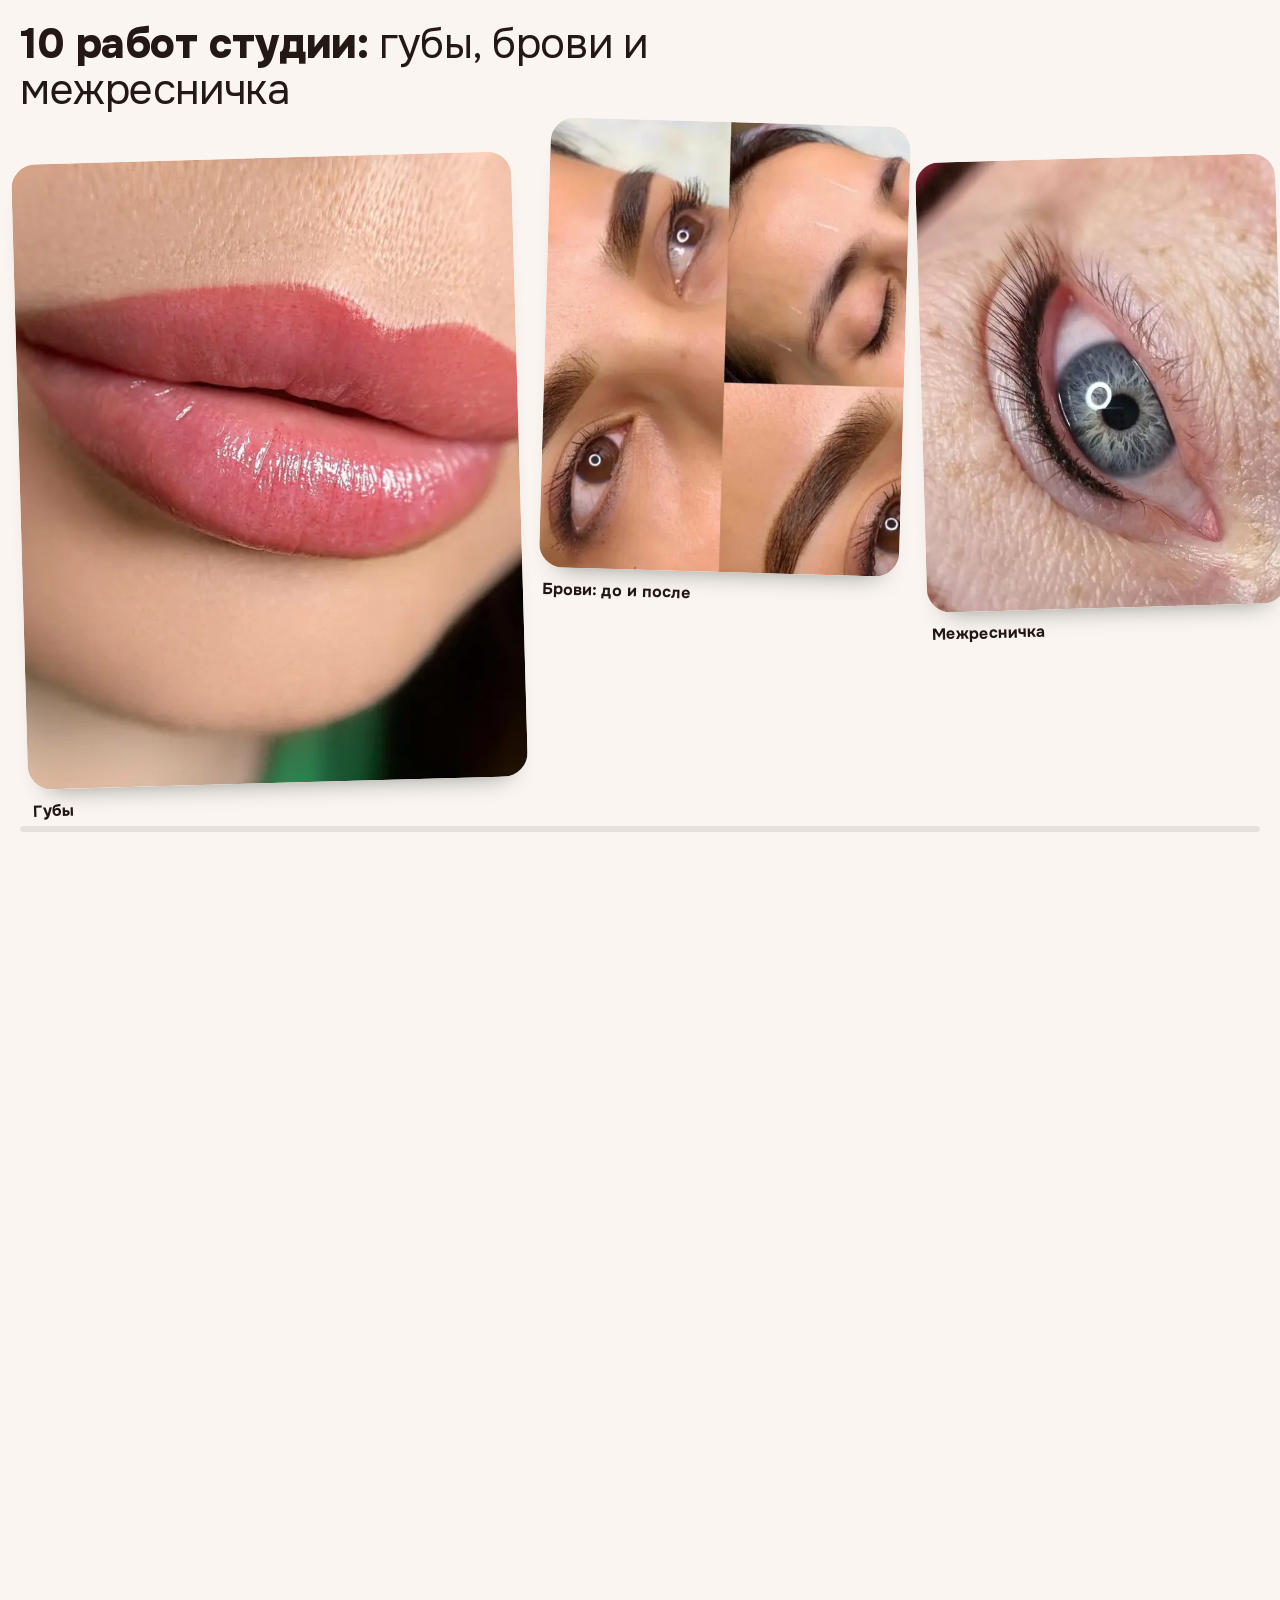
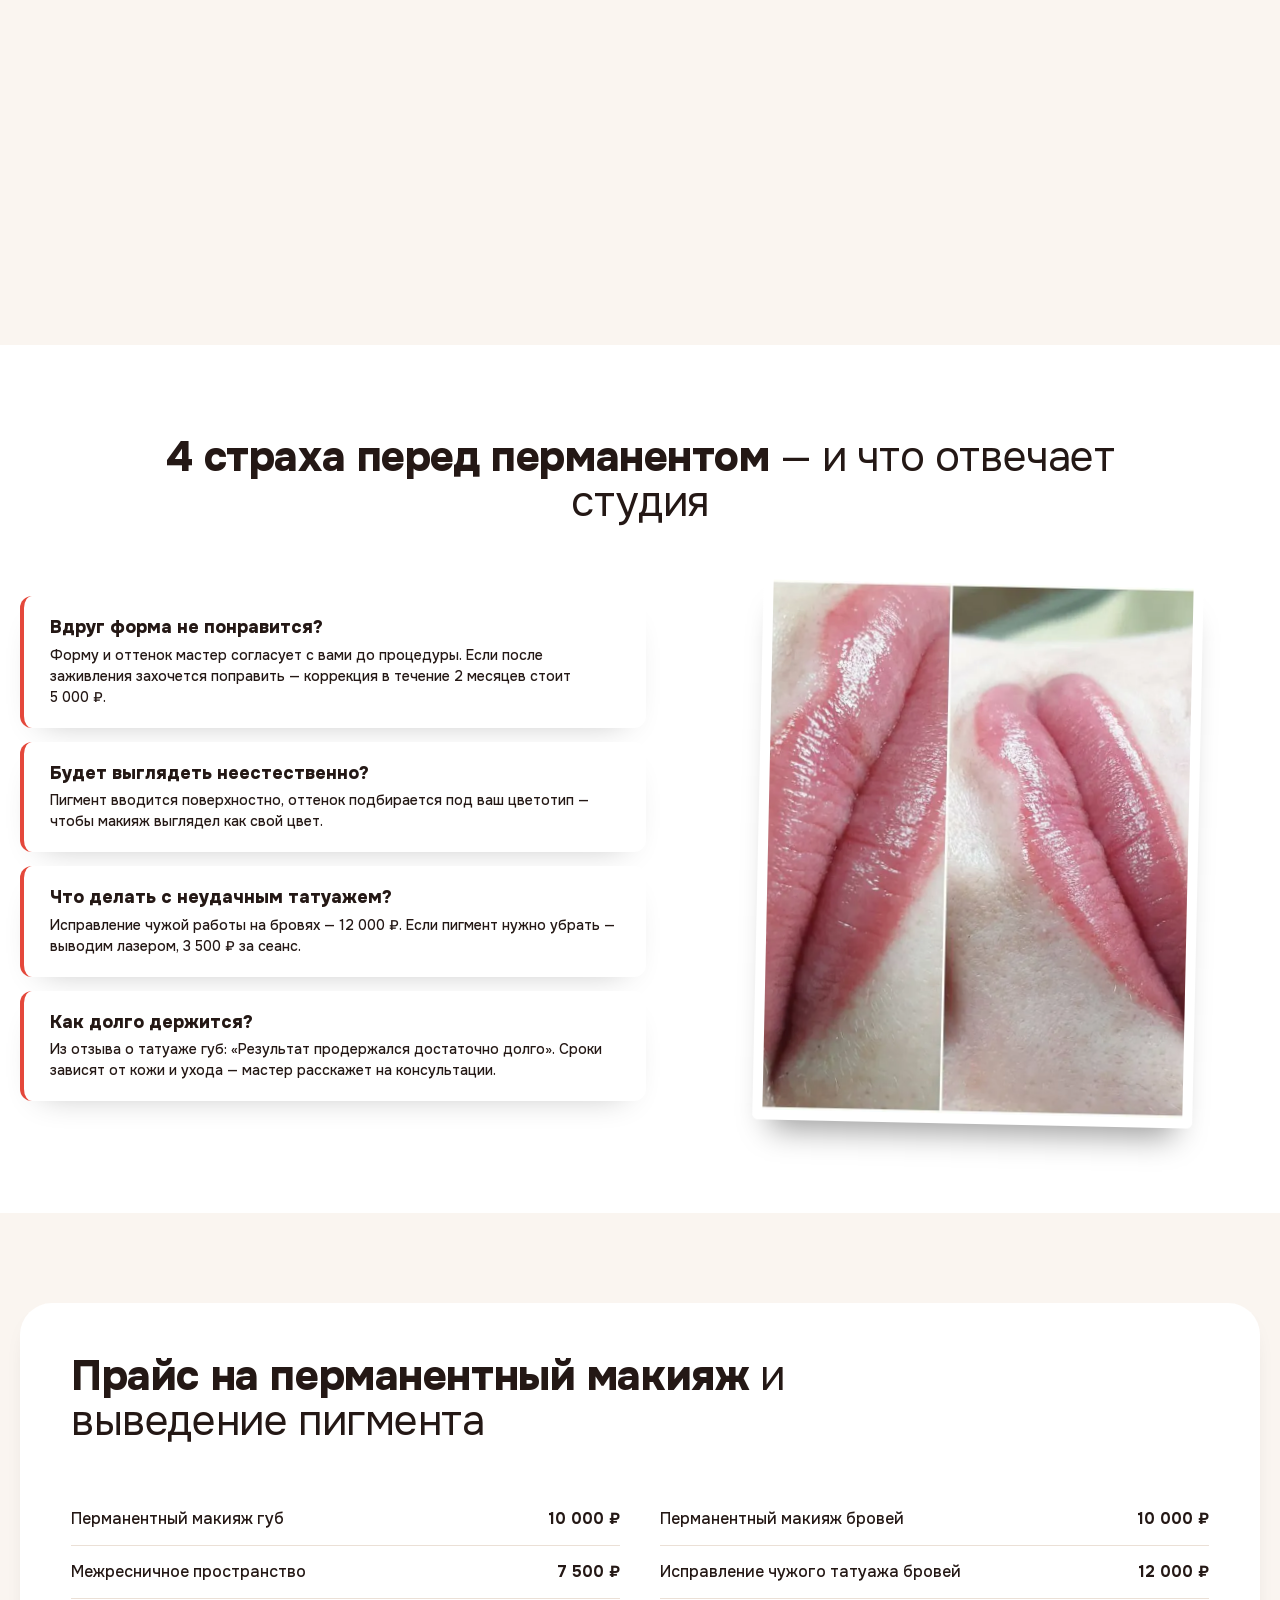
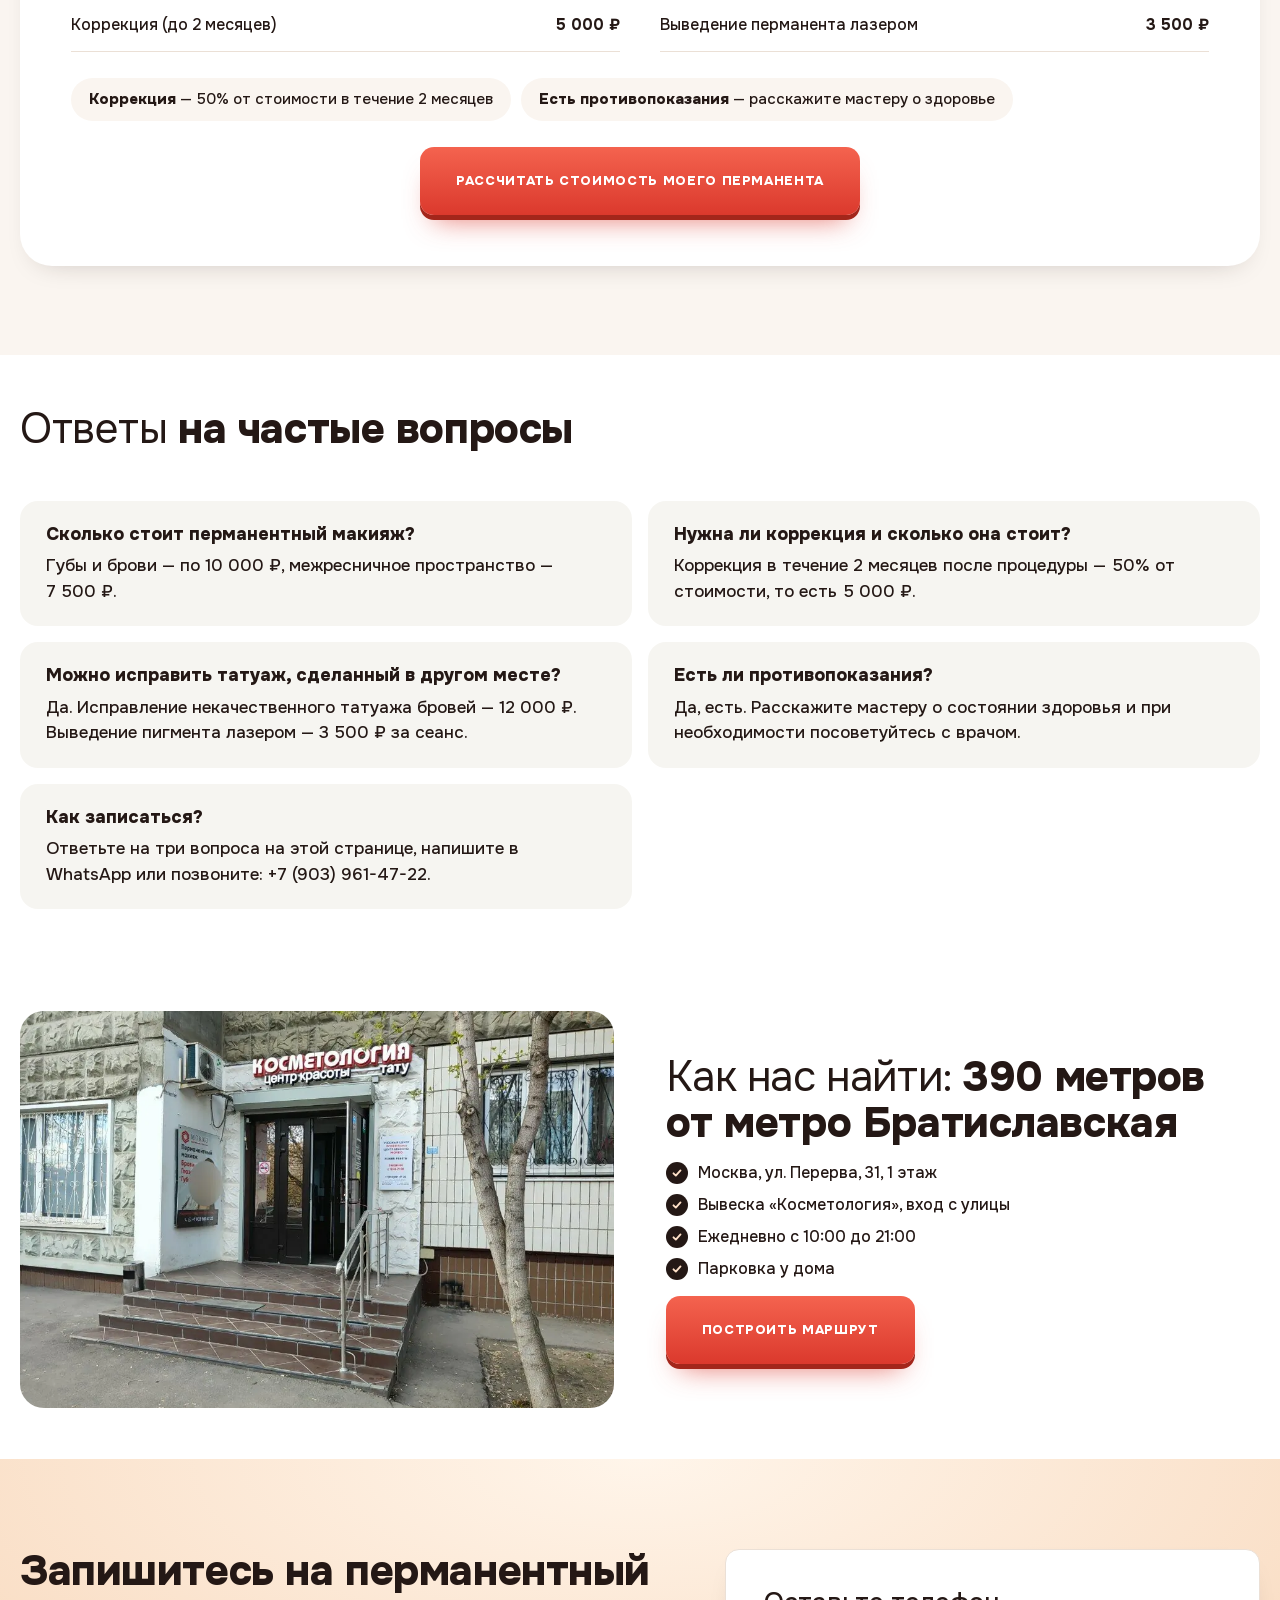
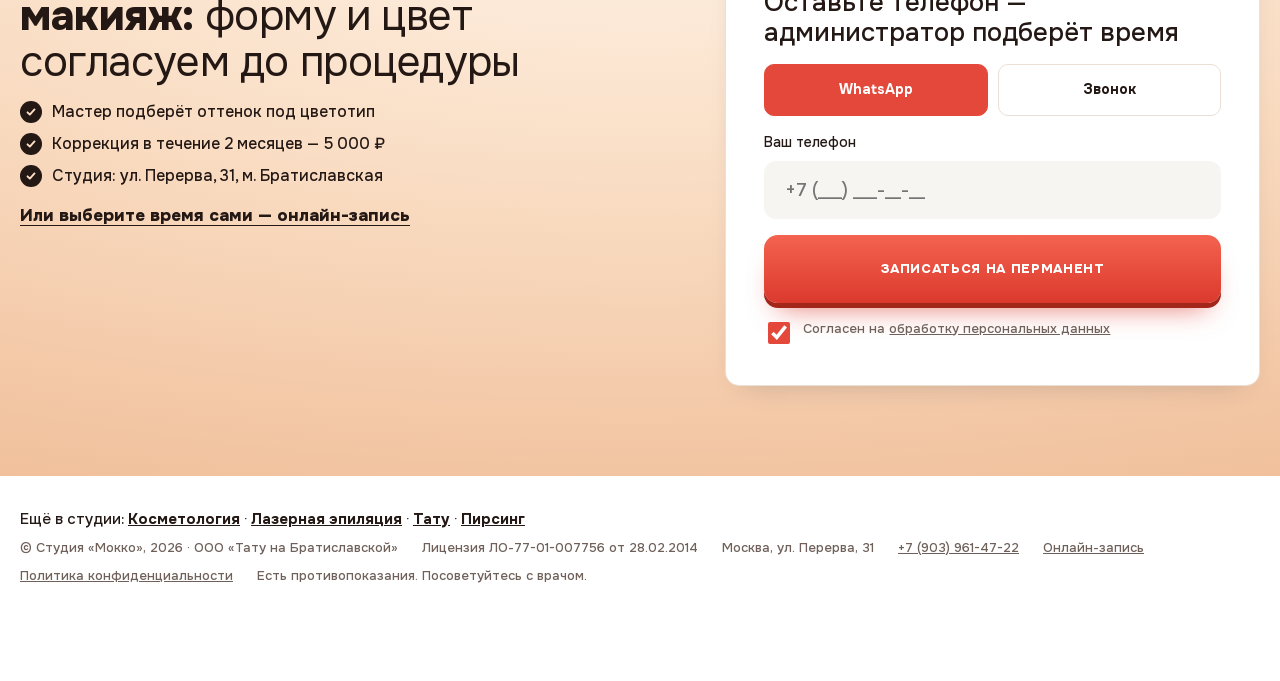
<file: permanent.html>
<!doctype html>
<html lang="ru">
<head>
<meta charset="utf-8">
<meta name="viewport" content="width=device-width,initial-scale=1">
<title>Перманентный макияж в Марьино&nbsp;— 10&nbsp;000&nbsp;₽: губы, брови, межресничка&nbsp;— «Мокко»</title>
<meta name="description" content="Перманентный макияж у метро Братиславская: губы и брови&nbsp;— 10&nbsp;000&nbsp;₽, межресничка&nbsp;— 7&nbsp;500&nbsp;₽. Коррекция в течение 2 месяцев&nbsp;— за полцены. Исправляем чужой татуаж.">
<script>document.documentElement.classList.add('js')</script>
<link rel="preload" href="fonts/onest-cyr.woff2" as="font" type="font/woff2" crossorigin>
<link rel="preload" href="fonts/onest-lat.woff2" as="font" type="font/woff2" crossorigin>
<link rel="preload" href="fonts/onest-latext.woff2" as="font" type="font/woff2" crossorigin>
<link rel="preload" as="image" href="img/m-hero.webp" fetchpriority="high">
<link rel="stylesheet" href="kit.css">
<link rel="stylesheet" href="site.css">
</head>
<body class="pg-perm">
<svg width="0" height="0" style="position:absolute" aria-hidden="true">
  <symbol id="i-arrow" viewBox="0 0 24 24" fill="none" stroke="currentColor" stroke-width="2" stroke-linecap="round" stroke-linejoin="round"><path d="M6 18 18 6M8 6h10v10"/></symbol>
  <symbol id="i-pin" viewBox="0 0 24 24" fill="none" stroke="currentColor" stroke-width="2" stroke-linecap="round" stroke-linejoin="round"><path d="M12 21s7-6.2 7-11.5A7 7 0 0 0 5 9.5C5 14.8 12 21 12 21Z"/><circle cx="12" cy="9.5" r="2.5"/></symbol>
  <symbol id="i-wa" viewBox="0 0 24 24" fill="currentColor"><path d="M12 2a10 10 0 0 0-8.6 15.1L2 22l5-1.3A10 10 0 1 0 12 2Zm5.3 14.2c-.2.6-1.300 1.200-1.800 1.200-.500.1-1.100.1-1.700-.1-.4-.1-.9-.3-1.600-.6-2.700-1.200-4.500-4-4.700-4.200-.1-.2-1.100-1.500-1.100-2.800 0-1.300.7-2 1-2.300.2-.3.5-.3.7-.3h.5c.2 0 .4 0 .6.5l.9 2.100c.1.2.1.4 0 .6l-.3.5-.5.5c-.1.2-.3.3-.1.6.2.300.8 1.300 1.700 2.100 1.200 1 2.100 1.300 2.400 1.500.3.1.5.1.6-.1l.8-1c.2-.2.4-.2.6-.1l2 .9c.3.2.5.2.5.4.100.1.100.6-.1 1.200Z"/></symbol>
  <symbol id="i-phone" viewBox="0 0 24 24" fill="none" stroke="currentColor" stroke-width="2" stroke-linecap="round" stroke-linejoin="round"><path d="M5 4h4l2 5-2.500 1.500a11 11 0 0 0 5 5L15 13l5 2v4a2 2 0 0 1-2 2A16 16 0 0 1 3 6a2 2 0 0 1 2-2Z"/></symbol>
</svg>
<header class="top">
  <div class="wrap top-in">
    <a class="logo" href="index.html"><b>Мокко</b><span>Косметология и тату</span></a>
    <nav class="nav"><a href="kosmetologiya.html">Косметология</a><a href="epilyaciya.html">Лазерная эпиляция</a><a href="tatu.html">Тату</a><a href="pirsing.html">Пирсинг</a><a href="permanent.html" class="is-cur">Перманент</a></nav>
    <a class="place" href="https://yandex.ru/maps/org/kosmetologiya_i_tatu/1080001802/" target="_blank" rel="noopener"><svg><use href="#i-pin"/></svg><span>м. Братиславская · 390 м<br>Ежедневно 10:00–21:00</span></a>
    <a class="tel" href="tel:+79039614722">+7 (903) 961-47-22</a>
    <a class="round" href="https://wa.me/79039614722" target="_blank" rel="noopener" aria-label="WhatsApp"><svg><use href="#i-wa"/></svg></a>
    <a class="btn btn-primary btn-sm" href="#quiz">Рассчитать</a>
  </div>
</header>
<nav class="subnav"><div class="wrap"><a href="kosmetologiya.html">Косметология</a><a href="epilyaciya.html">Эпиляция</a><a href="tatu.html">Тату</a><a href="pirsing.html">Пирсинг</a><a href="permanent.html" class="is-cur">Перманент</a></div></nav>
<main>
<section class="hero2" data-scroll>
  <div class="hero2-bg"><img decoding="async" fetchpriority="low" src="img/m-bg.webp" alt=""></div>
  <div class="wrap hero2-in">
    <div class="hero2-copy">
      <h1 data-anim="up">Перманентный макияж в Марьино: <b>губы и брови&nbsp;— 10&nbsp;000&nbsp;₽,</b> межресничка&nbsp;— 7&nbsp;500&nbsp;₽</h1>
      <span class="hot" data-anim="up" style="--i:1">Коррекция до 2 месяцев&nbsp;— за полцены: 5&nbsp;000&nbsp;₽</span>
      <p class="sub" data-anim="up" style="--i:2"><span class="mark soft">Исправляем чужой татуаж</span> и выводим пигмент лазером от 3&nbsp;500&nbsp;₽</p>
      <a class="btn3d" href="#quiz" data-anim="up" style="--i:3">Рассчитать стоимость перманента<span class="btn-2"><br>+ консультация мастера по форме и цвету</span></a>
      <p class="who-line">На фото&nbsp;— мастер студии «Мокко» работает с бровями</p>
    </div>
    <div class="hero2-fig" data-anim="zoom">
      <img fetchpriority="high" class="cut" src="img/m-hero.webp" alt="Мастер студии «Мокко» делает перманентный макияж бровей">
    </div>
    <ul class="hero2-side" data-stagger="left"><li class="perk"><span class="ph ico" data-ph="ico-b4"><img decoding="async" src="img/ico-b4.webp" alt=""></span><span><b>Оттенок под ваш цветотип:</b> форму и цвет согласуем до процедуры</span></li><li class="perk"><span class="ph ico" data-ph="ico-a1"><img decoding="async" src="img/ico-a1.webp" alt=""></span><span><b>Лицензия на медицинскую деятельность</b> ЛО-77-01-007756</span></li><li class="perk"><span class="ph ico" data-ph="ico-a2"><img decoding="async" src="img/ico-a2.webp" alt=""></span><span><b>4,8 на Яндекс Картах:</b> 471 оценка и награда «Хорошее место 2026»</span></li></ul>
  </div>
</section>
<section class="band" id="prices">
  <div class="wrap">
    <header class="sec-head center"><h2><b>4 услуги перманентного макияжа</b> и цены: от 7&nbsp;500&nbsp;₽</h2></header>
    <div class="stack"><article class="stack-card" style="--n:0"><span class="ph" data-ph="m-s1"><img decoding="async" src="img/m-s1.webp" alt="Губы" loading="lazy"></span><div><span class="stack-no">01 / 04</span><h3>Губы</h3><span class="price-big">10&nbsp;000&nbsp;₽</span><ul class="ticks"><li>Цвет, контур и визуальный объём</li><li>Коррекция до 2 месяцев&nbsp;— 5&nbsp;000&nbsp;₽</li></ul></div></article><article class="stack-card" style="--n:1"><span class="ph" data-ph="m-s2"><img decoding="async" src="img/m-s2.webp" alt="Брови" loading="lazy"></span><div><span class="stack-no">02 / 04</span><h3>Брови</h3><span class="price-big">10&nbsp;000&nbsp;₽</span><ul class="ticks"><li>Форма, густота и цвет</li><li>Пигмент вводится поверхностно&nbsp;— вид естественный</li></ul></div></article><article class="stack-card" style="--n:2"><span class="ph" data-ph="m-s3"><img decoding="async" src="img/m-s3.webp" alt="Межресничка" loading="lazy"></span><div><span class="stack-no">03 / 04</span><h3>Межресничка</h3><span class="price-big">7&nbsp;500&nbsp;₽</span><ul class="ticks"><li>Ресницы выглядят гуще, взгляд&nbsp;— выразительнее</li><li>Процедура&nbsp;— 1 час</li></ul></div></article><article class="stack-card" style="--n:3"><span class="ph" data-ph="m-s4"><img decoding="async" src="img/m-s4.webp" alt="Исправление чужого татуажа бровей" loading="lazy"></span><div><span class="stack-no">04 / 04</span><h3>Исправление чужого татуажа бровей</h3><span class="price-big">12&nbsp;000&nbsp;₽</span><ul class="ticks"><li>Метод подбираем по состоянию старого пигмента</li><li>Нужно убрать совсем&nbsp;— выводим лазером</li></ul></div></article></div>
    <div class="center-row"><ul class="fact-chips"><li><b>3&nbsp;500&nbsp;₽</b> выведение перманента лазером</li><li><b>5&nbsp;000&nbsp;₽</b> коррекция в течение 2 месяцев</li><li><b>0&nbsp;₽</b> консультация мастера</li></ul><a class="btn3d" href="#quiz">Рассчитать стоимость моего перманента</a></div>
  </div>
</section>
<section class="band band-sun" id="why">
  <div class="wrap">
    <header class="sec-head center"><h2><b>4 причины делать перманент в «Мокко»:</b> коррекция за полцены и лазер под рукой</h2></header>
    <div class="orbit">
      <div class="orbit-col" data-stagger="left"><div class="card bubble"><span class="ph thumb icoth" data-ph="ico-b9"><img decoding="async" src="img/ico-b9.webp" alt="" loading="lazy"></span><span><b>Коррекция за полцены:</b> в течение 2 месяцев&nbsp;— 5&nbsp;000&nbsp;₽</span></div><div class="card bubble"><span class="ph thumb icoth" data-ph="ico-b6"><img decoding="async" src="img/ico-b6.webp" alt="" loading="lazy"></span><span><b>Пигмент вводим поверхностно:</b> макияж выглядит как свой цвет</span></div></div>
      <span class="ph main" data-scroll data-ph="m-orbit"><img decoding="async" src="img/m-orbit.webp" alt="Перманентный макияж губ, работа студии «Мокко»" loading="lazy"></span>
      <div class="orbit-col" data-stagger="right"><div class="card bubble"><span class="ph thumb icoth" data-ph="ico-b3"><img decoding="async" src="img/ico-b3.webp" alt="" loading="lazy"></span><span><b>Свой лазер:</b> исправляем и выводим неудачный татуаж других мастеров</span></div><div class="card bubble"><span class="ph thumb icoth" data-ph="ico-a3"><img decoding="async" src="img/ico-a3.webp" alt="" loading="lazy"></span><span><b>Больше 22 лет работы</b> студии у метро Братиславская</span></div></div>
    </div>
  </div>
</section>
<section class="band" id="quiz">
  <div class="wrap" data-quiz data-submit="Получить расчёт">
    <header class="sec-head center"><h2><b>3 вопроса&nbsp;— и мастер назовёт цену</b> и подскажет форму</h2></header>
    <div class="quiz2-top"><span data-quiz-count></span><div class="bar"><i data-quiz-bar></i></div></div>
    <div class="quiz2">
      <form data-ok="Заявка принята. Мастер свяжется с вами и назовёт стоимость." novalidate>
        <fieldset class="q-step"><legend><span class="q-tag">Вопрос 1</span>Что хотите сделать?</legend><div class="q-grid q-grid2"><label class="q-card"><input type="radio" name="Зона" value="Губы"><span class="ph" data-ph="m-q1"><img decoding="async" src="img/m-q1.webp" alt="" loading="lazy"></span><b>Губы</b><small>Цвет и контур</small></label><label class="q-card"><input type="radio" name="Зона" value="Брови"><span class="ph" data-ph="m-q2"><img decoding="async" src="img/m-q2.webp" alt="" loading="lazy"></span><b>Брови</b><small>Форма и густота</small></label><label class="q-card"><input type="radio" name="Зона" value="Межресничку"><span class="ph" data-ph="m-q3"><img decoding="async" src="img/m-q3.webp" alt="" loading="lazy"></span><b>Межресничку</b><small>Выразительный взгляд</small></label><label class="q-card"><input type="radio" name="Зона" value="Пока выбираю"><span class="ph" data-ph="quiz-ask"><img decoding="async" src="img/quiz-ask.webp" alt="" loading="lazy"></span><b>Пока выбираю</b><small>Помогите определиться</small></label></div></fieldset><fieldset class="q-step"><legend><span class="q-tag">Вопрос 2</span>Перманент уже был?</legend><div class="q-list"><label class="q-opt"><input type="radio" name="Опыт" value="Нет, делаю впервые">Нет, делаю впервые</label><label class="q-opt"><input type="radio" name="Опыт" value="Был, хочу обновить">Был, хочу обновить</label><label class="q-opt"><input type="radio" name="Опыт" value="Был, хочу исправить чужую работу">Был, хочу исправить чужую работу</label><label class="q-opt"><input type="radio" name="Опыт" value="Хочу вывести лазером">Хочу вывести лазером</label></div></fieldset><fieldset class="q-step"><legend><span class="q-tag">Вопрос 3</span>Когда удобно прийти?</legend><div class="q-list"><label class="q-opt"><input type="radio" name="Срок" value="На этой неделе">На этой неделе</label><label class="q-opt"><input type="radio" name="Срок" value="В течение месяца">В течение месяца</label><label class="q-opt"><input type="radio" name="Срок" value="Пока узнаю цены">Пока узнаю цены</label></div></fieldset>
        <fieldset class="q-step"><legend><span class="q-tag">Последний шаг</span>Куда мастеру прислать расчёт?</legend><div class="form-stack">
          <div class="seg"><label class="chip"><input type="radio" name="Связь" value="WhatsApp" checked>WhatsApp</label><label class="chip"><input type="radio" name="Связь" value="Звонок">Звонок</label></div>
          <label class="field">Ваш телефон<input type="tel" name="Телефон" placeholder="+7 (___) ___-__-__" autocomplete="tel" required></label>
          <label class="consent"><input type="checkbox" name="consent" checked><span>Согласен на <a href="privacy.html">обработку персональных данных</a></span></label></div></fieldset>
        <p class="form-msg" role="status"></p>
        <div class="quiz-nav"><button type="button" class="btn3d" data-next>Дальше</button><button type="button" class="link" data-prev>Назад</button></div>
      </form>
      <aside>
        <div class="ctx"><span class="ph" data-ph="m-side"><img decoding="async" src="img/m-side.webp" alt="Кабинет мастера перманентного макияжа в студии «Мокко»" loading="lazy"></span></div>
        <p class="gifts-t">После ответов вы получите:</p>
        <div class="gifts"><div class="gift2">Расчёт стоимости <b>от мастера</b><span class="ph ico" data-ph="ico-a8"><img decoding="async" src="img/ico-a8.webp" alt="" loading="lazy"></span></div><div class="gift2"><b>Консультацию по форме и оттенку</b> до процедуры<span class="ph ico" data-ph="ico-a6"><img decoding="async" src="img/ico-a6.webp" alt="" loading="lazy"></span></div></div>
      </aside>
    </div>
  </div>
</section>
<section class="band band-soft hs" id="works" data-hscroll>
  <div class="hs-pin">
    <div class="wrap"><header class="sec-head"><h2><b>10 работ студии:</b> губы, брови и межресничка</h2></header></div>
    <div class="hs-track"><figure class="work"><span class="ph solo" data-ph="m-w1"><img decoding="async" src="img/m-w1.webp" alt="Губы" loading="lazy"></span><figcaption>Губы</figcaption></figure><figure class="work"><span class="ph solo" data-ph="m-w2"><img decoding="async" src="img/m-w2.webp" alt="Брови: до и после" loading="lazy"></span><figcaption>Брови: до и после</figcaption></figure><figure class="work"><span class="ph solo" data-ph="m-w3"><img decoding="async" src="img/m-w3.webp" alt="Межресничка" loading="lazy"></span><figcaption>Межресничка</figcaption></figure><figure class="work"><span class="ph solo" data-ph="m-w4"><img decoding="async" src="img/m-w4.webp" alt="Губы" loading="lazy"></span><figcaption>Губы</figcaption></figure><figure class="work"><span class="ph solo" data-ph="m-w5"><img decoding="async" src="img/m-w5.webp" alt="Брови: до и после" loading="lazy"></span><figcaption>Брови: до и после</figcaption></figure><figure class="work"><span class="ph solo" data-ph="m-w6"><img decoding="async" src="img/m-w6.webp" alt="Стрелка с растушёвкой" loading="lazy"></span><figcaption>Стрелка с растушёвкой</figcaption></figure><figure class="work"><span class="ph solo" data-ph="m-w7"><img decoding="async" src="img/m-w7.webp" alt="Губы" loading="lazy"></span><figcaption>Губы</figcaption></figure><figure class="work"><span class="ph solo" data-ph="m-w8"><img decoding="async" src="img/m-w8.webp" alt="Брови: до и после" loading="lazy"></span><figcaption>Брови: до и после</figcaption></figure><figure class="work"><span class="ph solo" data-ph="m-w9"><img decoding="async" src="img/m-w9.webp" alt="Межресничка" loading="lazy"></span><figcaption>Межресничка</figcaption></figure><figure class="work"><span class="ph solo" data-ph="m-w10"><img decoding="async" src="img/m-w10.webp" alt="Губы" loading="lazy"></span><figcaption>Губы</figcaption></figure></div>
    <div class="wrap"><div class="hs-bar"><i></i></div></div>
  </div>
</section>
<section class="band" id="fears">
  <div class="wrap">
    <header class="sec-head center"><h2><b>4 страха перед перманентом</b>&nbsp;— и что отвечает студия</h2></header>
    <div class="guard">
      <div class="gcards" data-stagger="left"><div class="gcard"><h3>Вдруг форма не понравится?</h3><p>Форму и оттенок мастер согласует с вами до процедуры. Если после заживления захочется поправить&nbsp;— коррекция в течение 2 месяцев стоит 5&nbsp;000&nbsp;₽.</p></div><div class="gcard"><h3>Будет выглядеть неестественно?</h3><p>Пигмент вводится поверхностно, оттенок подбирается под ваш цветотип&nbsp;— чтобы макияж выглядел как свой цвет.</p></div><div class="gcard"><h3>Что делать с неудачным татуажем?</h3><p>Исправление чужой работы на бровях&nbsp;— 12&nbsp;000&nbsp;₽. Если пигмент нужно убрать&nbsp;— выводим лазером, 3&nbsp;500&nbsp;₽ за сеанс.</p></div><div class="gcard"><h3>Как долго держится?</h3><p>Из отзыва о татуаже губ: «Результат продержался достаточно долго». Сроки зависят от кожи и ухода&nbsp;— мастер расскажет на консультации.</p></div></div>
      <div class="guard-fig" data-scroll><span class="ph framed-ph" data-ph="m-obj"><img decoding="async" src="img/m-obj.webp" alt="Перманентный макияж губ: сразу после процедуры и после заживления" loading="lazy"></span></div>
    </div>
  </div>
</section>
<section class="band band-soft"><div class="wrap" id="pricelist">
  <div class="panel">
    <header class="sec-head"><h2><b>Прайс на перманентный макияж</b> и выведение пигмента</h2></header>
    <ul class="plist"><li>Перманентный макияж губ <b>10&nbsp;000&nbsp;₽</b></li><li>Перманентный макияж бровей <b>10&nbsp;000&nbsp;₽</b></li><li>Межресничное пространство <b>7&nbsp;500&nbsp;₽</b></li><li>Исправление чужого татуажа бровей <b>12&nbsp;000&nbsp;₽</b></li><li>Коррекция (до 2 месяцев) <b>5&nbsp;000&nbsp;₽</b></li><li>Выведение перманента лазером <b>3&nbsp;500&nbsp;₽</b></li></ul>
    <ul class="fact-chips"><li><b>Коррекция</b>&nbsp;— 50% от стоимости в течение 2 месяцев</li><li><b>Есть противопоказания</b>&nbsp;— расскажите мастеру о здоровье</li></ul>
    <div class="center-row"><a class="btn3d" href="#quiz">Рассчитать стоимость моего перманента</a></div>
  </div>
</div></section>
<section class="sec wrap" id="faq">
  <header class="sec-head"><h2>Ответы <b>на частые вопросы</b></h2></header>
  <div class="faq"><div class="qa"><h3>Сколько стоит перманентный макияж?</h3><p>Губы и брови&nbsp;— по 10&nbsp;000&nbsp;₽, межресничное пространство&nbsp;— 7&nbsp;500&nbsp;₽.</p></div><div class="qa"><h3>Нужна ли коррекция и сколько она стоит?</h3><p>Коррекция в течение 2 месяцев после процедуры&nbsp;— 50% от стоимости, то есть 5&nbsp;000&nbsp;₽.</p></div><div class="qa"><h3>Можно исправить татуаж, сделанный в другом месте?</h3><p>Да. Исправление некачественного татуажа бровей&nbsp;— 12&nbsp;000&nbsp;₽. Выведение пигмента лазером&nbsp;— 3&nbsp;500&nbsp;₽ за сеанс.</p></div><div class="qa"><h3>Есть ли противопоказания?</h3><p>Да, есть. Расскажите мастеру о состоянии здоровья и при необходимости посоветуйтесь с врачом.</p></div><div class="qa"><h3>Как записаться?</h3><p>Ответьте на три вопроса на этой странице, напишите в WhatsApp или позвоните: +7 (903) 961-47-22.</p></div></div>
</section>
<section class="sec wrap" id="place">
  <div class="grid-2 find">
    <span class="ph" data-anim="left" data-ph="g-entrance"><img decoding="async" src="img/g-entrance.webp" alt="Вход в студию «Мокко» на улице Перерва, 31" loading="lazy"></span>
    <div class="final-copy" data-anim="right"><h2>Как нас найти: <b>390 метров от метро Братиславская</b></h2><ul class="ticks"><li>Москва, ул. Перерва, 31, 1 этаж</li><li>Вывеска «Косметология», вход с улицы</li><li>Ежедневно с 10:00 до 21:00</li><li>Парковка у дома</li></ul><a class="btn3d" href="https://yandex.ru/maps/org/kosmetologiya_i_tatu/1080001802/" target="_blank" rel="noopener">Построить маршрут</a></div>
  </div>
</section>
<section class="band band-sun" id="lead">
  <div class="wrap lead2 lead2-nofig">
    <div class="lead2-copy" data-scroll><h2><b>Запишитесь на перманентный макияж:</b> форму и цвет согласуем до процедуры</h2><ul class="ticks"><li>Мастер подберёт оттенок под цветотип</li><li>Коррекция в течение 2 месяцев&nbsp;— 5&nbsp;000&nbsp;₽</li><li>Студия: ул. Перерва, 31, м. Братиславская</li></ul><a class="link-book" href="https://n1778025.yclients.com" target="_blank" rel="noopener">Или выберите время сами&nbsp;— онлайн-запись</a></div>
    <form class="card form-stack" data-lead data-ok="Заявка принята. Администратор свяжется с вами и подберёт время." novalidate>
      <h3>Оставьте телефон&nbsp;— администратор подберёт время</h3>
      <div class="seg"><label class="chip"><input type="radio" name="Связь" value="WhatsApp" checked>WhatsApp</label><label class="chip"><input type="radio" name="Связь" value="Звонок">Звонок</label></div>
      <label class="field">Ваш телефон<input type="tel" name="Телефон" placeholder="+7 (___) ___-__-__" autocomplete="tel" required></label>
      <button class="btn3d" type="submit">Записаться на перманент</button>
      <label class="consent"><input type="checkbox" name="consent" checked><span>Согласен на <a href="privacy.html">обработку персональных данных</a></span></label>
      <p class="form-msg" role="status"></p>
    </form>
  </div>
</section>
</main>
<footer class="wrap foot"><span class="foot-more">Ещё в студии: <a href="kosmetologiya.html">Косметология</a> · <a href="epilyaciya.html">Лазерная эпиляция</a> · <a href="tatu.html">Тату</a> · <a href="pirsing.html">Пирсинг</a></span><span>© Студия «Мокко», 2026 · ООО «Тату на Братиславской»</span><span>Лицензия ЛО-77-01-007756 от 28.02.2014</span><span>Москва, ул. Перерва, 31</span><a href="tel:+79039614722">+7 (903) 961-47-22</a><a href="https://n1778025.yclients.com" target="_blank" rel="noopener">Онлайн-запись</a><a href="privacy.html">Политика конфиденциальности</a><span>Есть противопоказания. Посоветуйтесь с врачом.</span></footer>
<nav class="dock"><a class="btn btn-ghost" href="tel:+79039614722"><svg><use href="#i-phone"/></svg> Позвонить</a><a class="btn btn-primary" href="#quiz">Рассчитать</a></nav>

<script>window.SITE={endpoint:'',telegram:'',whatsapp:'https://wa.me/79039614722',phone:'+7 (903) 961-47-22'}</script>
<script src="kit.js" defer></script>
</body>
</html>
</file>
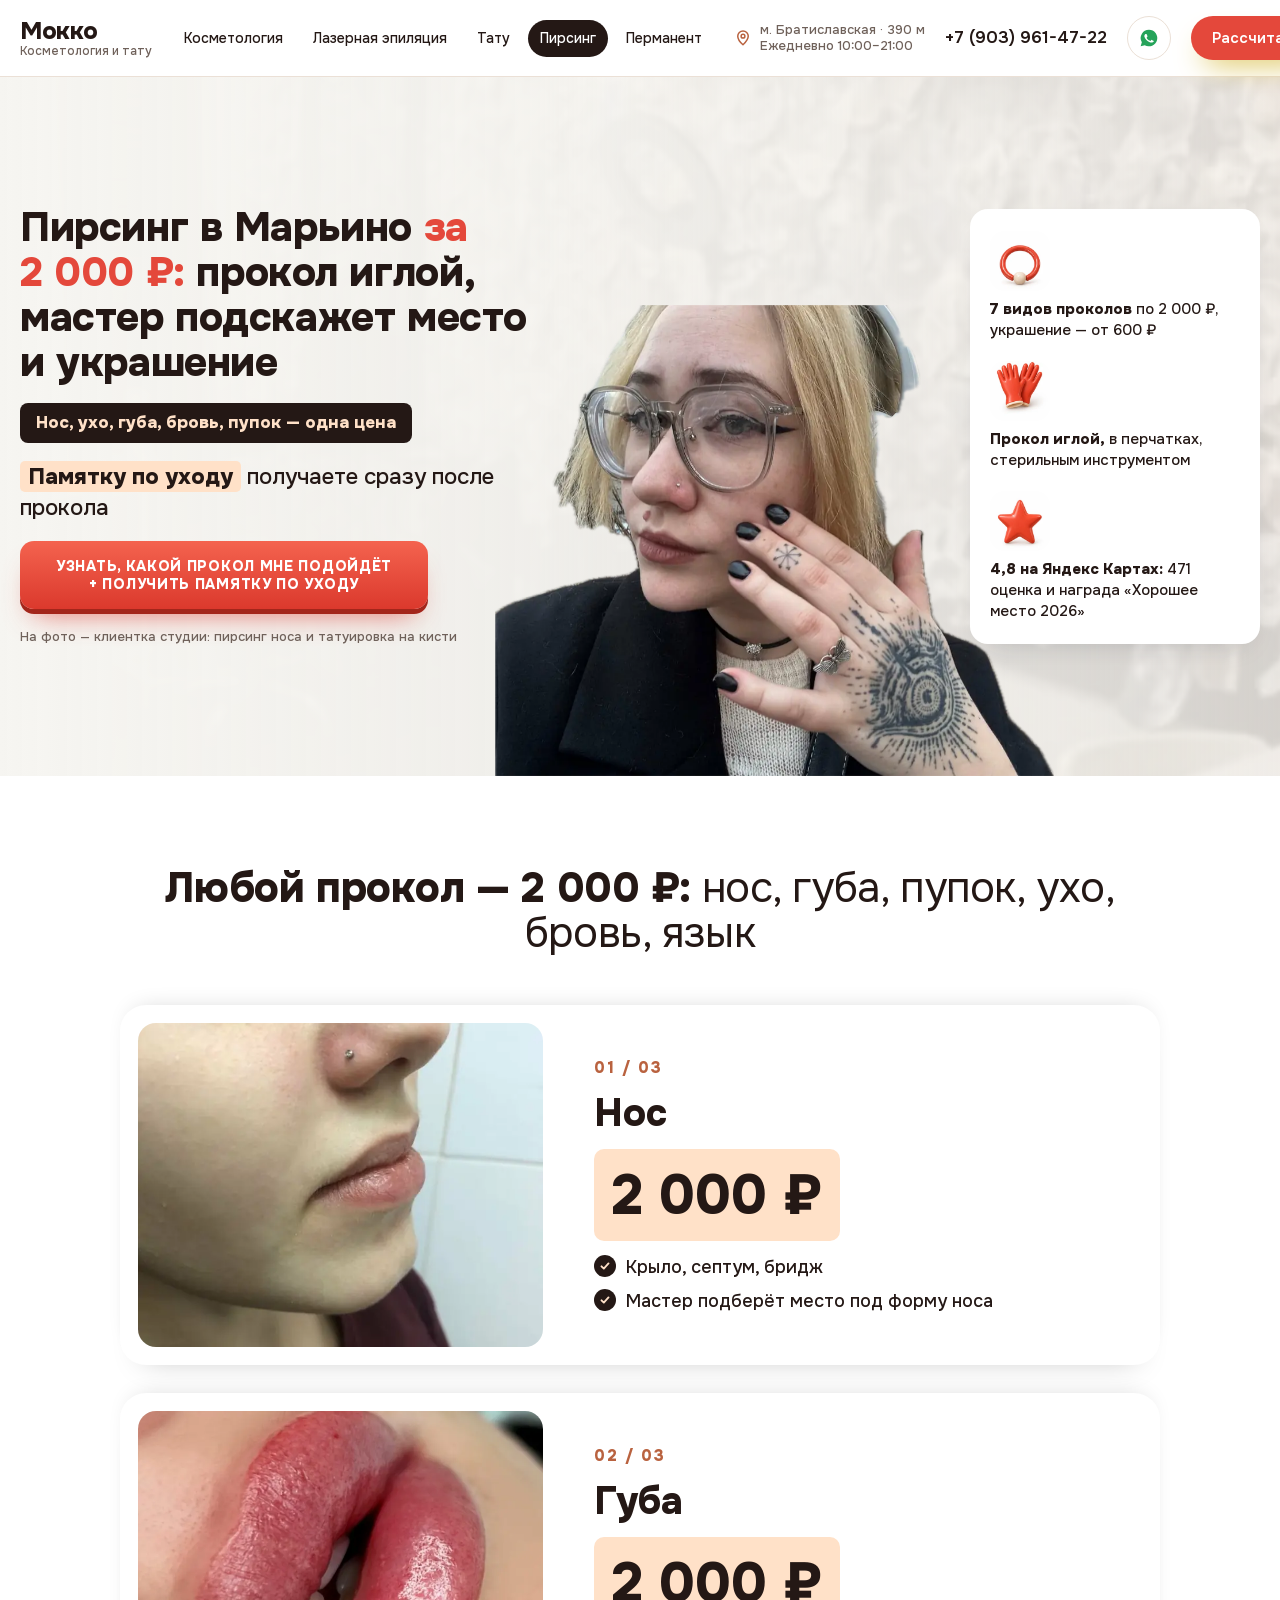
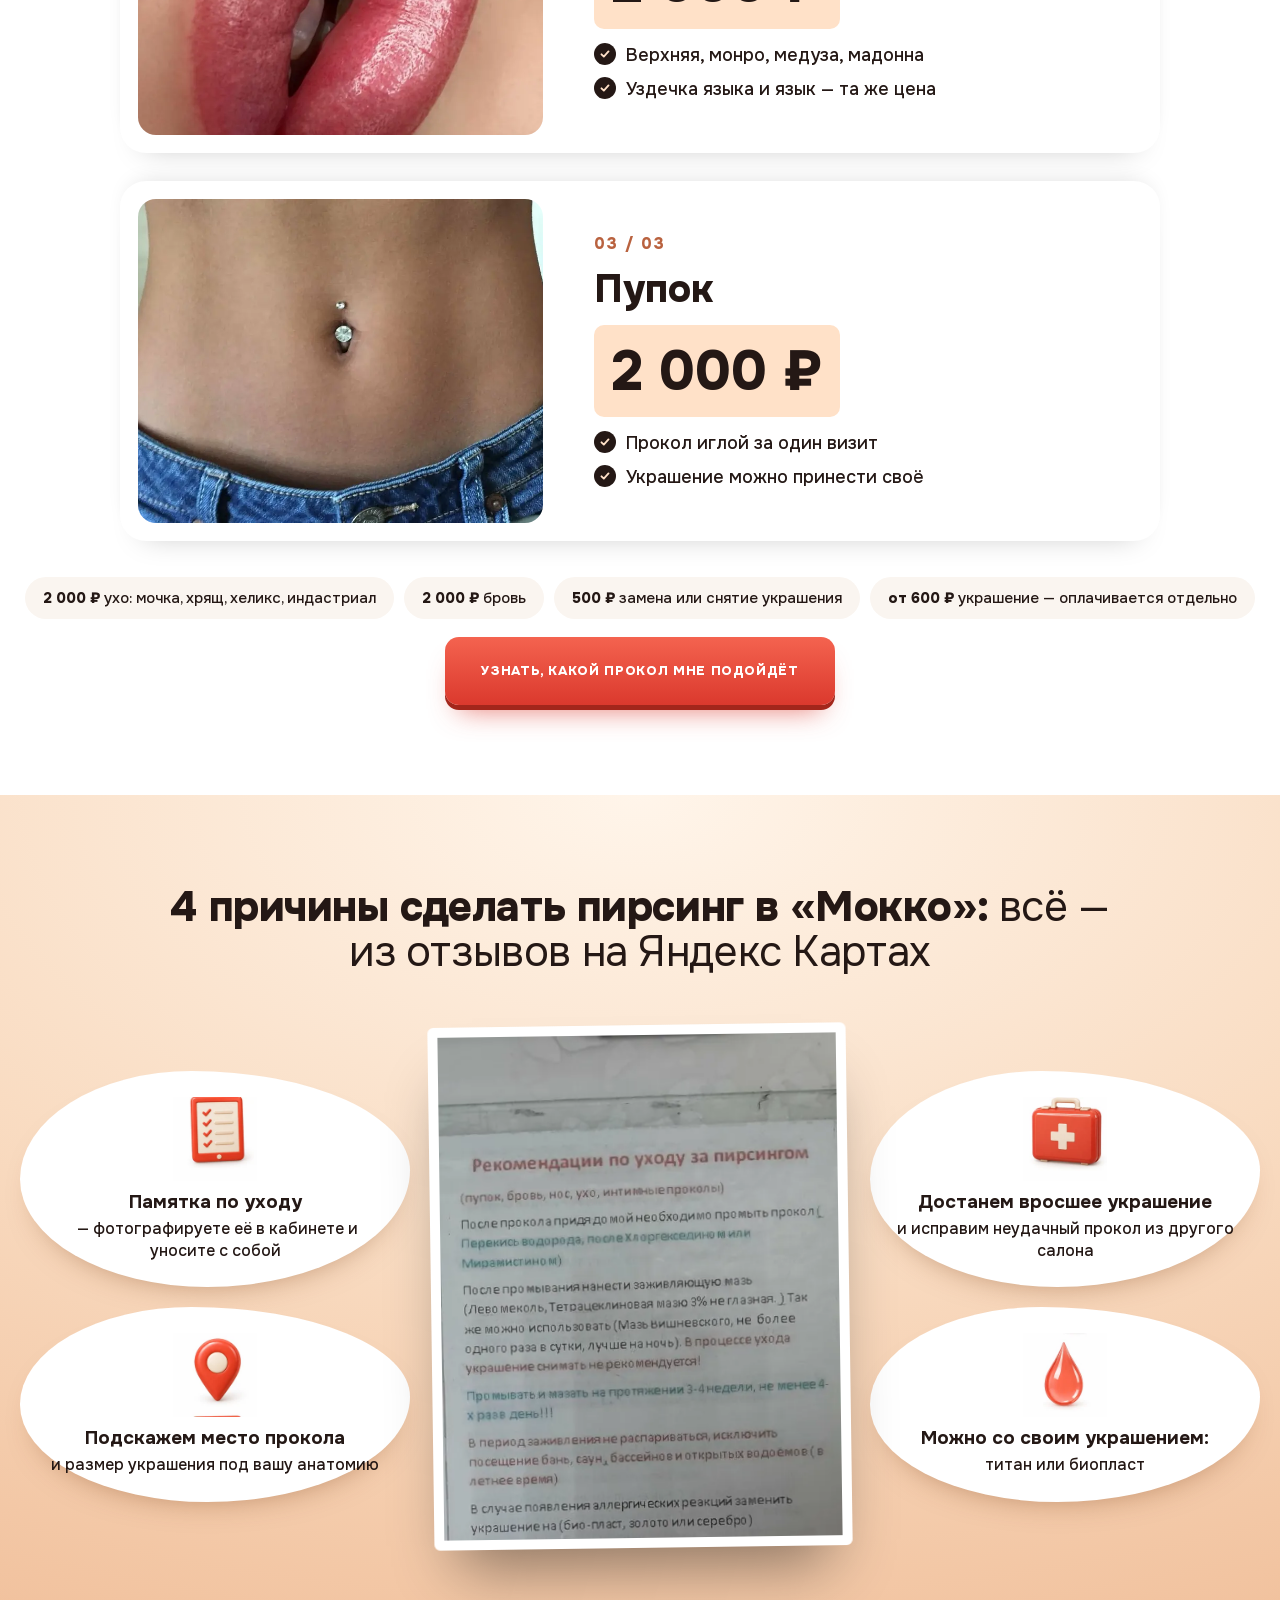
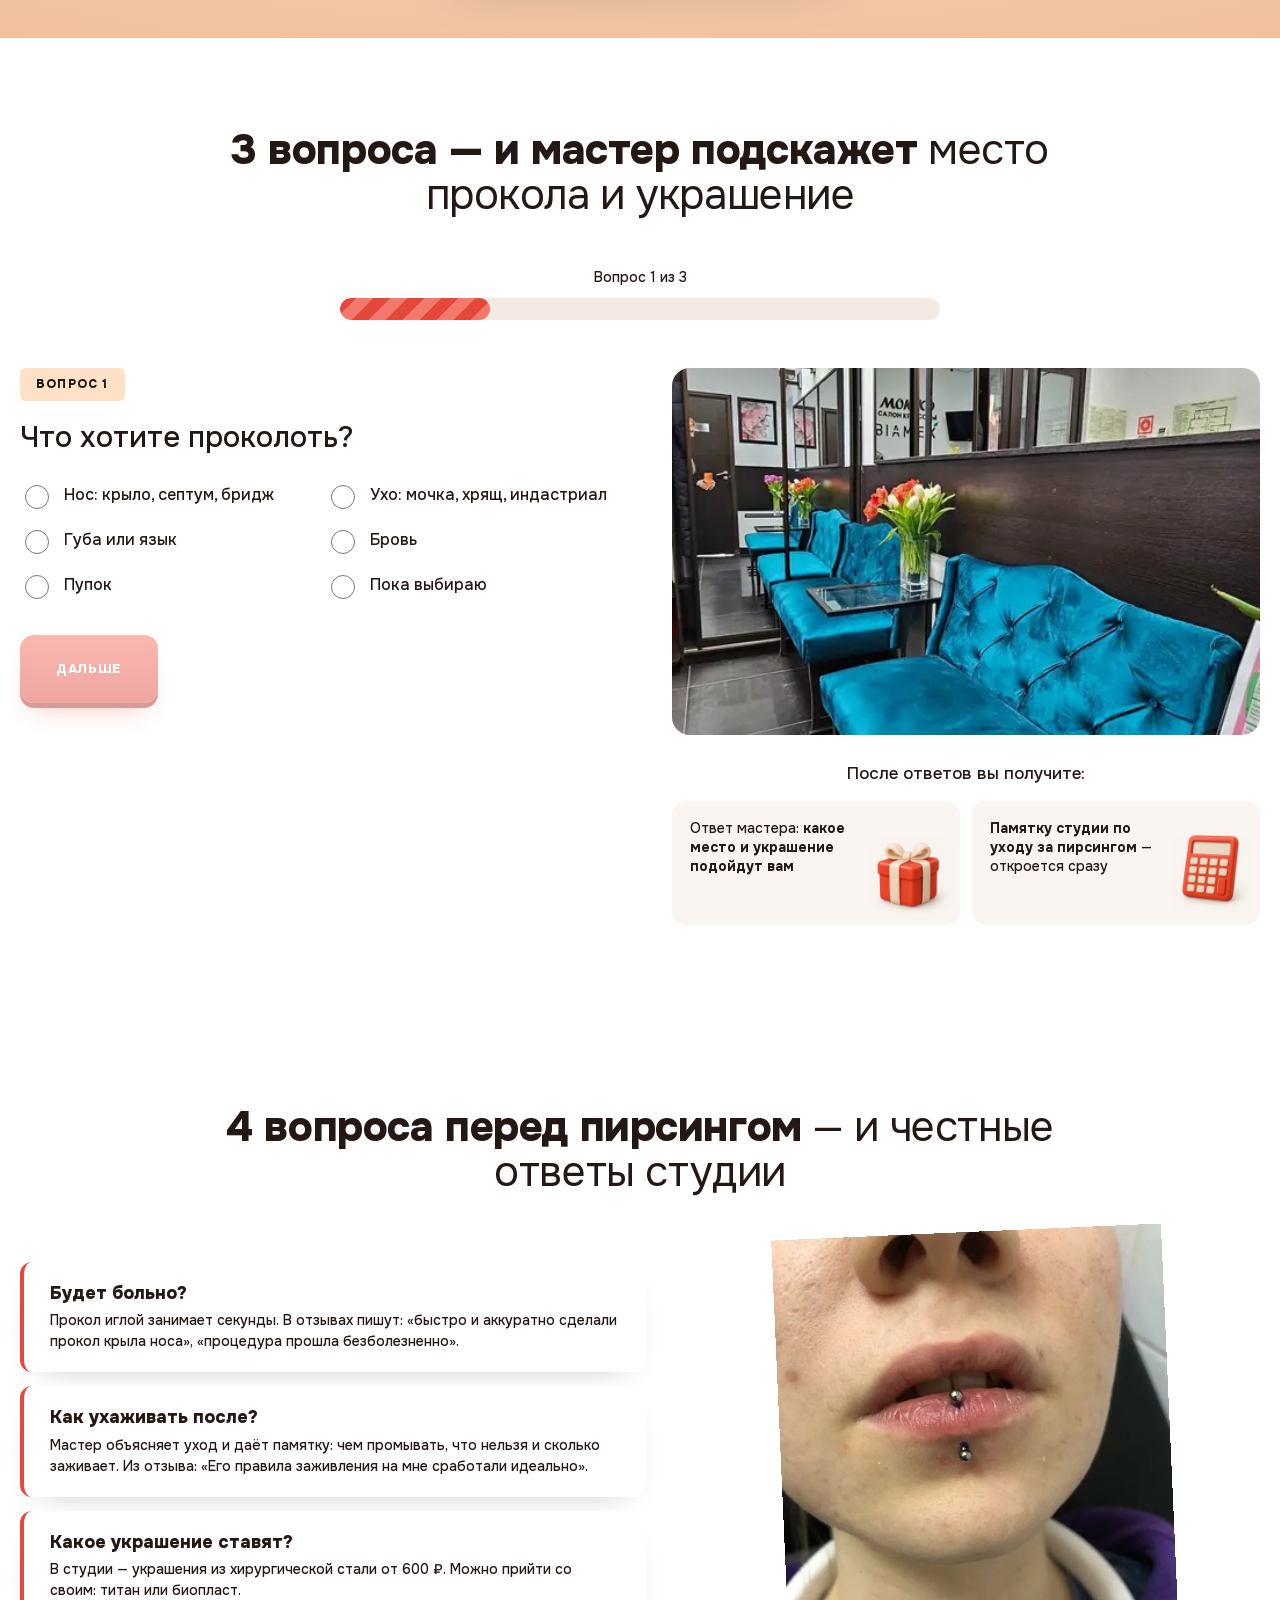
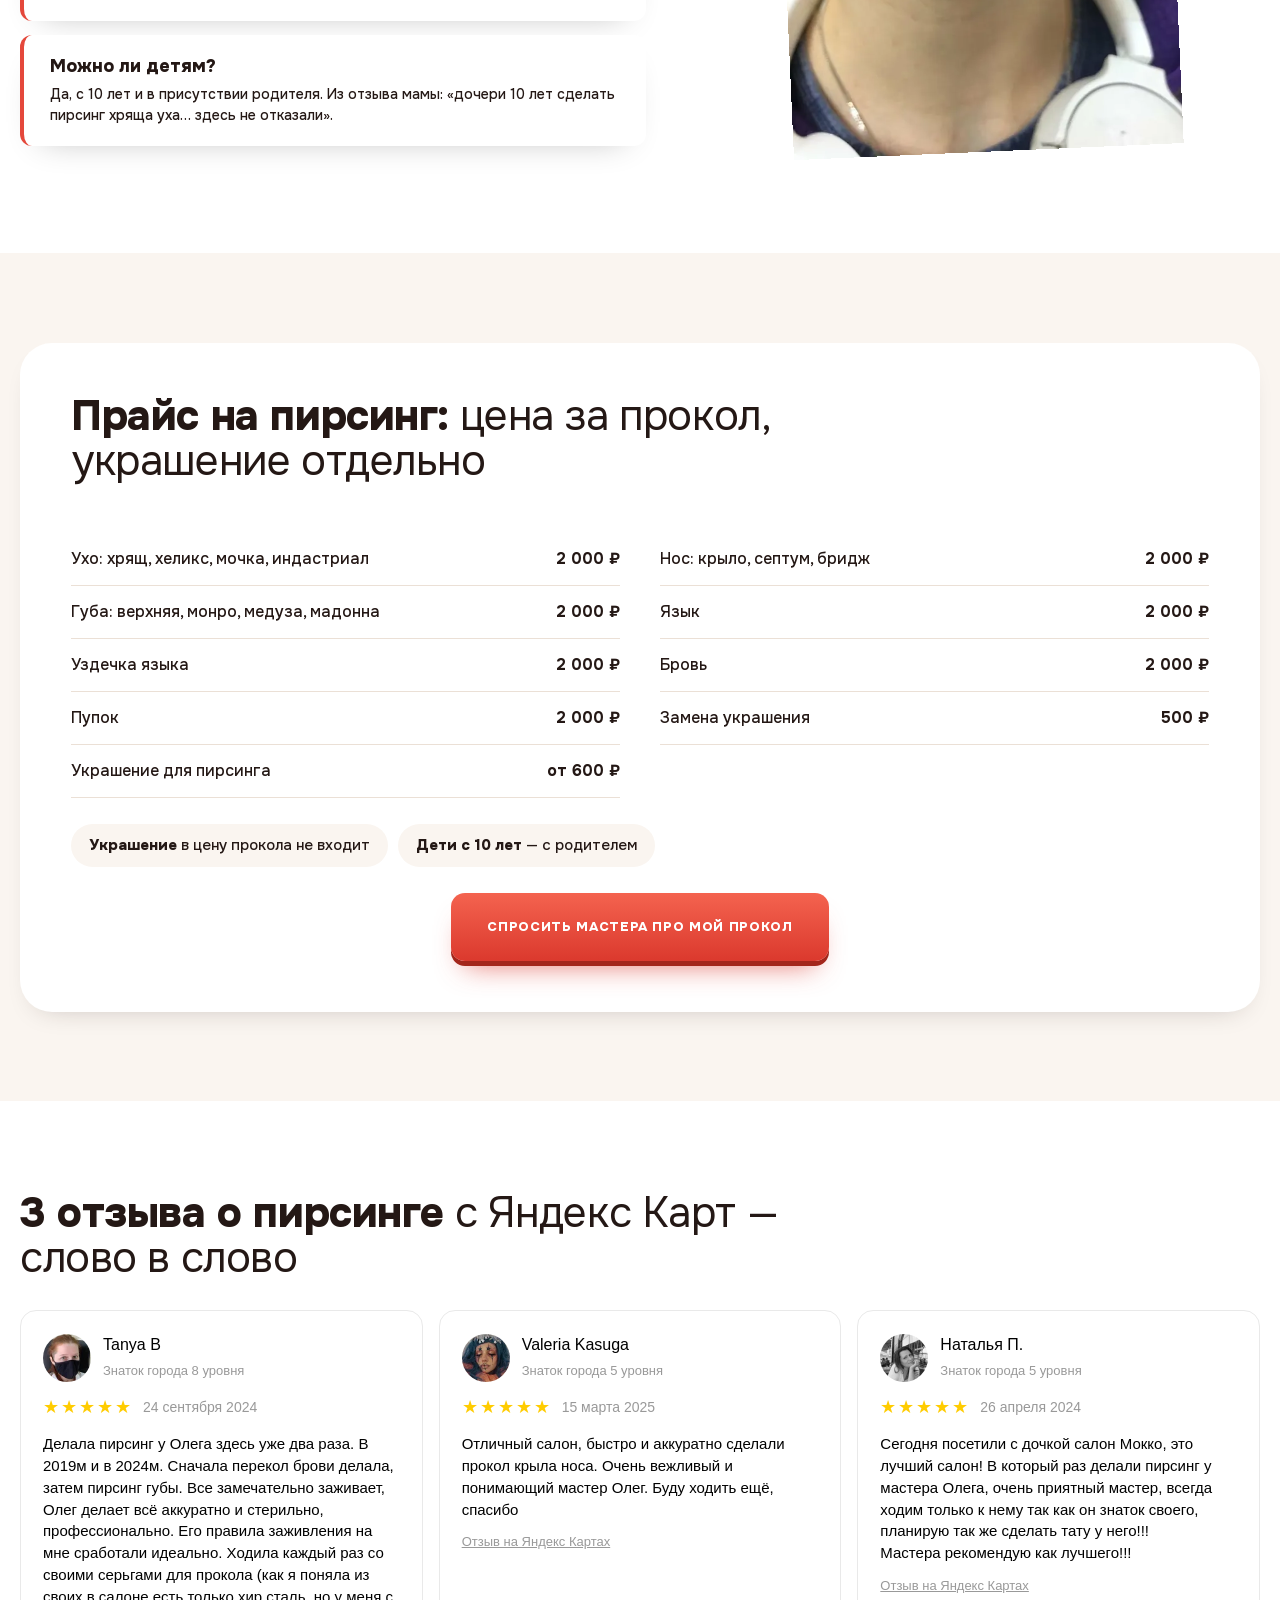
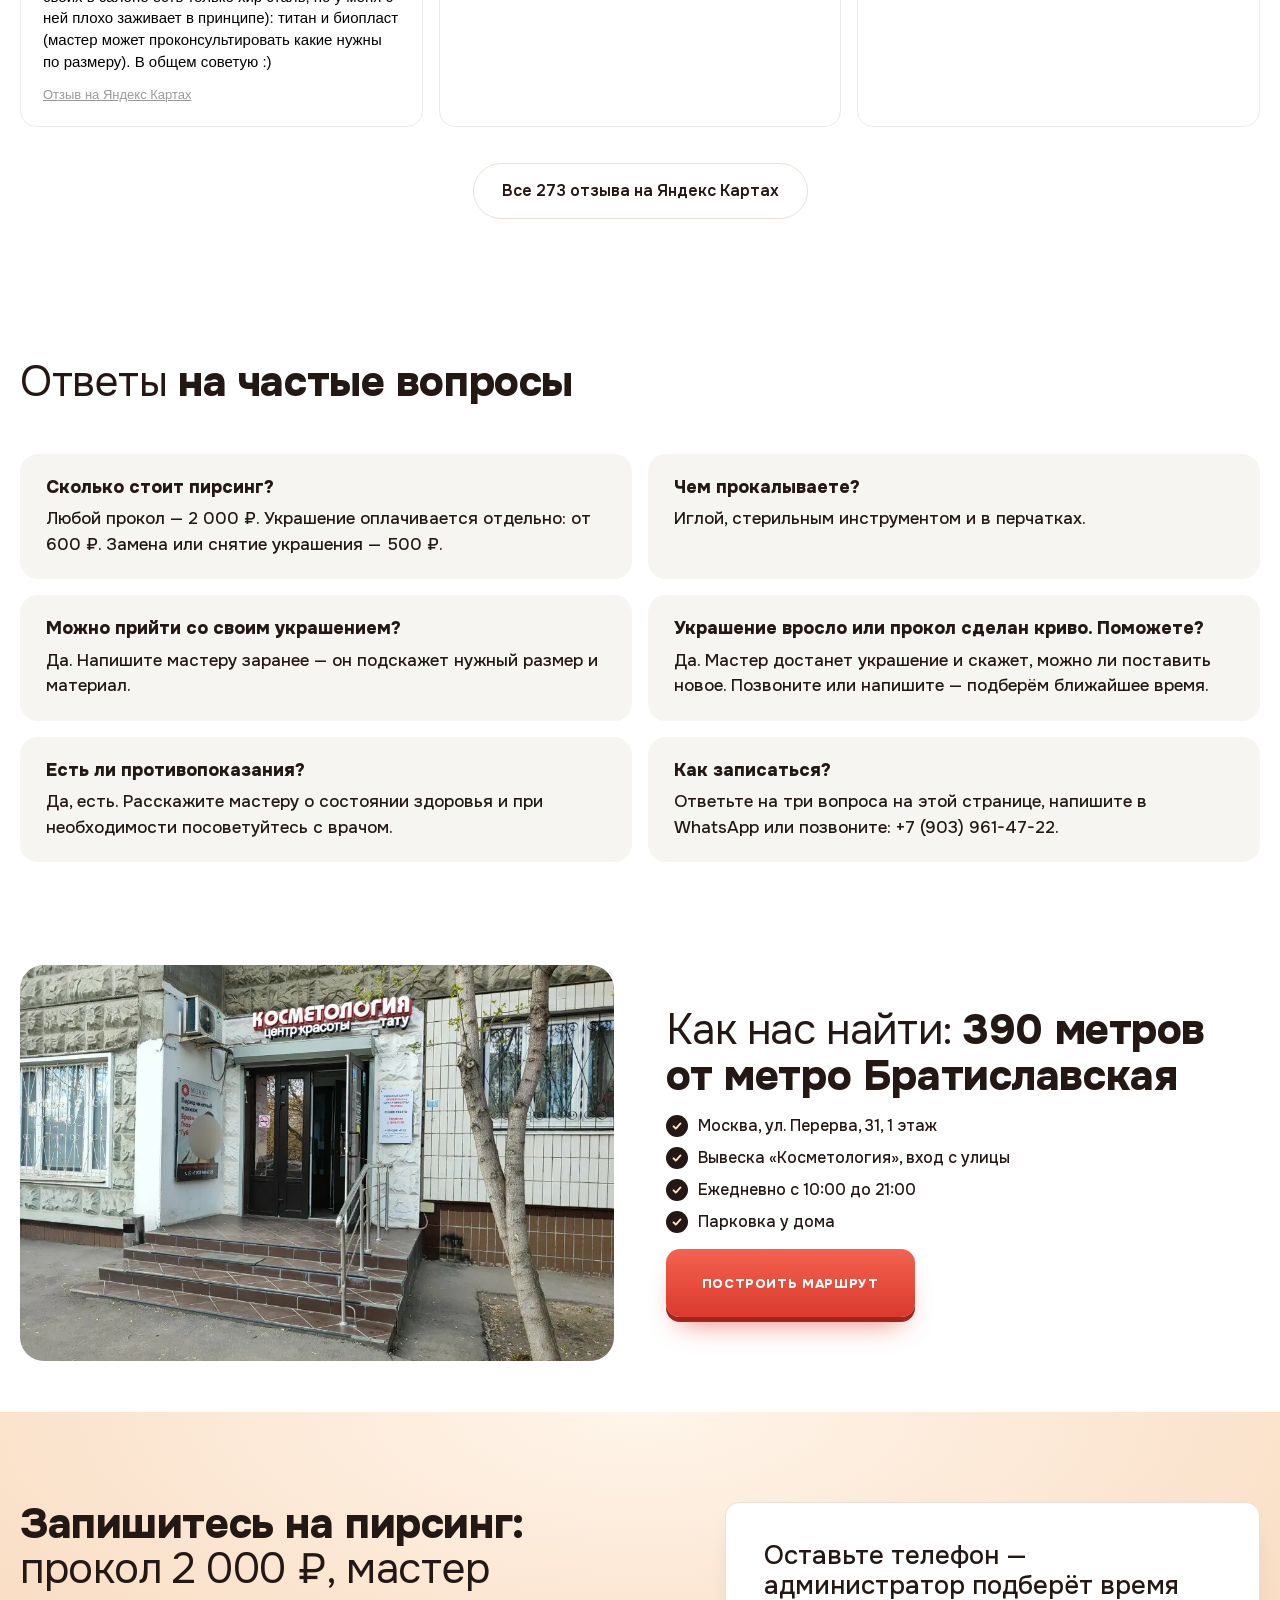
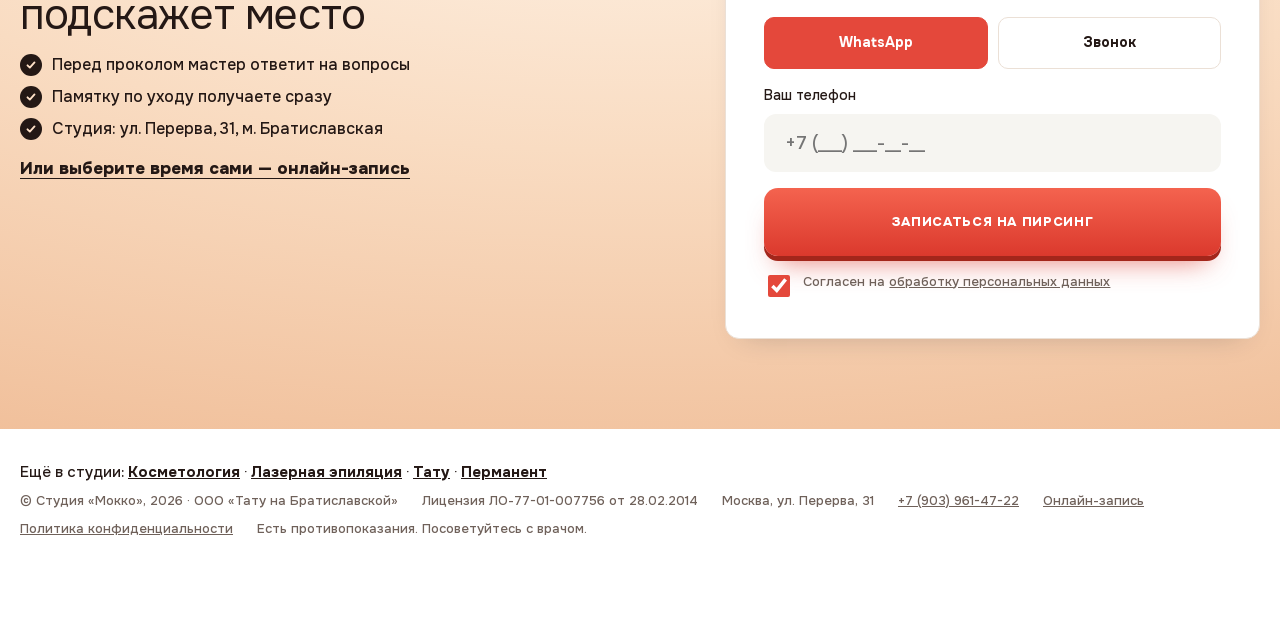
<file: pirsing.html>
<!doctype html>
<html lang="ru">
<head>
<meta charset="utf-8">
<meta name="viewport" content="width=device-width,initial-scale=1">
<title>Пирсинг в Марьино&nbsp;— 2&nbsp;000&nbsp;₽ за прокол, студия «Мокко» у метро Братиславская</title>
<meta name="description" content="Пирсинг иглой в студии «Мокко»: нос, ухо, губа, бровь, язык, пупок&nbsp;— 2&nbsp;000&nbsp;₽ за прокол. Мастер подскажет место и украшение, памятка по уходу&nbsp;— сразу после прокола.">
<script>document.documentElement.classList.add('js')</script>
<link rel="preload" href="fonts/onest-cyr.woff2" as="font" type="font/woff2" crossorigin>
<link rel="preload" href="fonts/onest-lat.woff2" as="font" type="font/woff2" crossorigin>
<link rel="preload" href="fonts/onest-latext.woff2" as="font" type="font/woff2" crossorigin>
<link rel="preload" as="image" href="img/p-hero.webp" fetchpriority="high">
<link rel="stylesheet" href="kit.css">
<link rel="stylesheet" href="site.css">
</head>
<body class="pg-pirsing">
<svg width="0" height="0" style="position:absolute" aria-hidden="true">
  <symbol id="i-arrow" viewBox="0 0 24 24" fill="none" stroke="currentColor" stroke-width="2" stroke-linecap="round" stroke-linejoin="round"><path d="M6 18 18 6M8 6h10v10"/></symbol>
  <symbol id="i-pin" viewBox="0 0 24 24" fill="none" stroke="currentColor" stroke-width="2" stroke-linecap="round" stroke-linejoin="round"><path d="M12 21s7-6.2 7-11.5A7 7 0 0 0 5 9.5C5 14.8 12 21 12 21Z"/><circle cx="12" cy="9.5" r="2.5"/></symbol>
  <symbol id="i-wa" viewBox="0 0 24 24" fill="currentColor"><path d="M12 2a10 10 0 0 0-8.6 15.1L2 22l5-1.3A10 10 0 1 0 12 2Zm5.3 14.2c-.2.6-1.300 1.200-1.800 1.200-.500.1-1.100.1-1.700-.1-.4-.1-.9-.3-1.600-.6-2.700-1.200-4.500-4-4.700-4.200-.1-.2-1.100-1.500-1.100-2.800 0-1.300.7-2 1-2.300.2-.3.5-.3.7-.3h.5c.2 0 .4 0 .6.5l.9 2.100c.1.2.1.4 0 .6l-.3.5-.5.5c-.1.2-.3.3-.1.6.2.300.8 1.300 1.700 2.100 1.200 1 2.100 1.300 2.400 1.500.3.1.5.1.6-.1l.8-1c.2-.2.4-.2.6-.1l2 .9c.3.2.5.2.5.4.100.1.100.6-.1 1.200Z"/></symbol>
  <symbol id="i-phone" viewBox="0 0 24 24" fill="none" stroke="currentColor" stroke-width="2" stroke-linecap="round" stroke-linejoin="round"><path d="M5 4h4l2 5-2.500 1.500a11 11 0 0 0 5 5L15 13l5 2v4a2 2 0 0 1-2 2A16 16 0 0 1 3 6a2 2 0 0 1 2-2Z"/></symbol>
</svg>
<header class="top">
  <div class="wrap top-in">
    <a class="logo" href="index.html"><b>Мокко</b><span>Косметология и тату</span></a>
    <nav class="nav"><a href="kosmetologiya.html">Косметология</a><a href="epilyaciya.html">Лазерная эпиляция</a><a href="tatu.html">Тату</a><a href="pirsing.html" class="is-cur">Пирсинг</a><a href="permanent.html">Перманент</a></nav>
    <a class="place" href="https://yandex.ru/maps/org/kosmetologiya_i_tatu/1080001802/" target="_blank" rel="noopener"><svg><use href="#i-pin"/></svg><span>м. Братиславская · 390 м<br>Ежедневно 10:00–21:00</span></a>
    <a class="tel" href="tel:+79039614722">+7 (903) 961-47-22</a>
    <a class="round" href="https://wa.me/79039614722" target="_blank" rel="noopener" aria-label="WhatsApp"><svg><use href="#i-wa"/></svg></a>
    <a class="btn btn-primary btn-sm" href="#quiz">Рассчитать</a>
  </div>
</header>
<nav class="subnav"><div class="wrap"><a href="kosmetologiya.html">Косметология</a><a href="epilyaciya.html">Эпиляция</a><a href="tatu.html">Тату</a><a href="pirsing.html" class="is-cur">Пирсинг</a><a href="permanent.html">Перманент</a></div></nav>
<main>
<section class="hero2" data-scroll>
  <div class="hero2-bg"><img decoding="async" fetchpriority="low" src="img/p-bg.webp" alt=""></div>
  <div class="wrap hero2-in">
    <div class="hero2-copy">
      <h1 data-anim="up">Пирсинг в Марьино <b>за 2&nbsp;000&nbsp;₽:</b> прокол иглой, мастер подскажет место и украшение</h1>
      <span class="hot" data-anim="up" style="--i:1">Нос, ухо, губа, бровь, пупок&nbsp;— одна цена</span>
      <p class="sub" data-anim="up" style="--i:2"><span class="mark soft">Памятку по уходу</span> получаете сразу после прокола</p>
      <a class="btn3d" href="#quiz" data-anim="up" style="--i:3">Узнать, какой прокол мне подойдёт<span class="btn-2"><br>+ получить памятку по уходу</span></a>
      <p class="who-line">На фото&nbsp;— клиентка студии: пирсинг носа и татуировка на кисти</p>
    </div>
    <div class="hero2-fig" data-anim="zoom">
      <img fetchpriority="high" class="cut" src="img/p-hero.webp" alt="Клиентка студии «Мокко» с пирсингом носа">
    </div>
    <ul class="hero2-side" data-stagger="left"><li class="perk"><span class="ph ico" data-ph="ico-b2"><img decoding="async" src="img/ico-b2.webp" alt=""></span><span><b>7 видов проколов</b> по 2&nbsp;000&nbsp;₽, украшение&nbsp;— от 600&nbsp;₽</span></li><li class="perk"><span class="ph ico" data-ph="ico-a9"><img decoding="async" src="img/ico-a9.webp" alt=""></span><span><b>Прокол иглой,</b> в перчатках, стерильным инструментом</span></li><li class="perk"><span class="ph ico" data-ph="ico-a2"><img decoding="async" src="img/ico-a2.webp" alt=""></span><span><b>4,8 на Яндекс Картах:</b> 471 оценка и награда «Хорошее место 2026»</span></li></ul>
  </div>
</section>
<section class="band" id="prices">
  <div class="wrap">
    <header class="sec-head center"><h2><b>Любой прокол&nbsp;— 2&nbsp;000&nbsp;₽:</b> нос, губа, пупок, ухо, бровь, язык</h2></header>
    <div class="stack"><article class="stack-card" style="--n:0"><span class="ph" data-ph="p-s1"><img decoding="async" src="img/p-s1.webp" alt="Нос" loading="lazy"></span><div><span class="stack-no">01 / 03</span><h3>Нос</h3><span class="price-big">2&nbsp;000&nbsp;₽</span><ul class="ticks"><li>Крыло, септум, бридж</li><li>Мастер подберёт место под форму носа</li></ul></div></article><article class="stack-card" style="--n:1"><span class="ph" data-ph="p-s2"><img decoding="async" src="img/p-s2.webp" alt="Губа" loading="lazy"></span><div><span class="stack-no">02 / 03</span><h3>Губа</h3><span class="price-big">2&nbsp;000&nbsp;₽</span><ul class="ticks"><li>Верхняя, монро, медуза, мадонна</li><li>Уздечка языка и язык&nbsp;— та же цена</li></ul></div></article><article class="stack-card" style="--n:2"><span class="ph" data-ph="p-s3"><img decoding="async" src="img/p-s3.webp" alt="Пупок" loading="lazy"></span><div><span class="stack-no">03 / 03</span><h3>Пупок</h3><span class="price-big">2&nbsp;000&nbsp;₽</span><ul class="ticks"><li>Прокол иглой за один визит</li><li>Украшение можно принести своё</li></ul></div></article></div>
    <div class="center-row"><ul class="fact-chips"><li><b>2&nbsp;000&nbsp;₽</b> ухо: мочка, хрящ, хеликс, индастриал</li><li><b>2&nbsp;000&nbsp;₽</b> бровь</li><li><b>500&nbsp;₽</b> замена или снятие украшения</li><li><b>от 600&nbsp;₽</b> украшение&nbsp;— оплачивается отдельно</li></ul><a class="btn3d" href="#quiz">Узнать, какой прокол мне подойдёт</a></div>
  </div>
</section>
<section class="band band-sun" id="why">
  <div class="wrap">
    <header class="sec-head center"><h2><b>4 причины сделать пирсинг в «Мокко»:</b> всё&nbsp;— из отзывов на Яндекс Картах</h2></header>
    <div class="orbit">
      <div class="orbit-col" data-stagger="left"><div class="card bubble"><span class="ph thumb icoth" data-ph="ico-a7"><img decoding="async" src="img/ico-a7.webp" alt="" loading="lazy"></span><span><b>Памятка по уходу</b>&nbsp;— фотографируете её в кабинете и уносите с собой</span></div><div class="card bubble"><span class="ph thumb icoth" data-ph="ico-a4"><img decoding="async" src="img/ico-a4.webp" alt="" loading="lazy"></span><span><b>Подскажем место прокола</b> и размер украшения под вашу анатомию</span></div></div>
      <span class="ph main" data-scroll data-ph="p-orbit"><img decoding="async" src="img/p-orbit.webp" alt="Памятка студии «Мокко» по уходу за пирсингом" loading="lazy"></span>
      <div class="orbit-col" data-stagger="right"><div class="card bubble"><span class="ph thumb icoth" data-ph="ico-b7"><img decoding="async" src="img/ico-b7.webp" alt="" loading="lazy"></span><span><b>Достанем вросшее украшение</b> и исправим неудачный прокол из другого салона</span></div><div class="card bubble"><span class="ph thumb icoth" data-ph="ico-b6"><img decoding="async" src="img/ico-b6.webp" alt="" loading="lazy"></span><span><b>Можно со своим украшением:</b> титан или биопласт</span></div></div>
    </div>
  </div>
</section>
<section class="band" id="quiz">
  <div class="wrap" data-quiz data-submit="Получить ответ мастера">
    <header class="sec-head center"><h2><b>3 вопроса&nbsp;— и мастер подскажет</b> место прокола и украшение</h2></header>
    <div class="quiz2-top"><span data-quiz-count></span><div class="bar"><i data-quiz-bar></i></div></div>
    <div class="quiz2">
      <form data-ok="Заявка принята. Мастер свяжется с вами и ответит на вопросы." data-bonus="img/p-orbit.webp" data-bonus-text="Открыть памятку по уходу за пирсингом" novalidate>
        <fieldset class="q-step"><legend><span class="q-tag">Вопрос 1</span>Что хотите проколоть?</legend><div class="q-list"><label class="q-opt"><input type="radio" name="Прокол" value="Нос: крыло, септум, бридж">Нос: крыло, септум, бридж</label><label class="q-opt"><input type="radio" name="Прокол" value="Ухо: мочка, хрящ, индастриал">Ухо: мочка, хрящ, индастриал</label><label class="q-opt"><input type="radio" name="Прокол" value="Губа или язык">Губа или язык</label><label class="q-opt"><input type="radio" name="Прокол" value="Бровь">Бровь</label><label class="q-opt"><input type="radio" name="Прокол" value="Пупок">Пупок</label><label class="q-opt"><input type="radio" name="Прокол" value="Пока выбираю">Пока выбираю</label></div></fieldset><fieldset class="q-step"><legend><span class="q-tag">Вопрос 2</span>Это первый пирсинг?</legend><div class="q-list"><label class="q-opt"><input type="radio" name="Опыт" value="Да, первый">Да, первый</label><label class="q-opt"><input type="radio" name="Опыт" value="Нет, уже есть проколы">Нет, уже есть проколы</label><label class="q-opt"><input type="radio" name="Опыт" value="Нужно заменить или снять украшение">Нужно заменить или снять украшение</label><label class="q-opt"><input type="radio" name="Опыт" value="Проблема со старым проколом">Проблема со старым проколом</label></div></fieldset><fieldset class="q-step"><legend><span class="q-tag">Вопрос 3</span>Украшение есть?</legend><div class="q-list"><label class="q-opt"><input type="radio" name="Украшение" value="Подберу в студии">Подберу в студии</label><label class="q-opt"><input type="radio" name="Украшение" value="Приду со своим">Приду со своим</label><label class="q-opt"><input type="radio" name="Украшение" value="Не знаю, какое нужно">Не знаю, какое нужно</label></div></fieldset>
        <fieldset class="q-step"><legend><span class="q-tag">Последний шаг</span>Куда мастеру прислать ответ?</legend><div class="form-stack">
          <div class="seg"><label class="chip"><input type="radio" name="Связь" value="WhatsApp" checked>WhatsApp</label><label class="chip"><input type="radio" name="Связь" value="Звонок">Звонок</label></div>
          <label class="field">Ваш телефон<input type="tel" name="Телефон" placeholder="+7 (___) ___-__-__" autocomplete="tel" required></label>
          <label class="consent"><input type="checkbox" name="consent" checked><span>Согласен на <a href="privacy.html">обработку персональных данных</a></span></label></div></fieldset>
        <p class="form-msg" role="status"></p>
        <div class="quiz-nav"><button type="button" class="btn3d" data-next>Дальше</button><button type="button" class="link" data-prev>Назад</button></div>
      </form>
      <aside>
        <div class="ctx"><span class="ph" data-ph="p-side"><img decoding="async" src="img/p-side.webp" alt="Ресепшен студии «Мокко»" loading="lazy"></span></div>
        <p class="gifts-t">После ответов вы получите:</p>
        <div class="gifts"><div class="gift2">Ответ мастера: <b>какое место и украшение подойдут вам</b><span class="ph ico" data-ph="ico-a6"><img decoding="async" src="img/ico-a6.webp" alt="" loading="lazy"></span></div><div class="gift2"><b>Памятку студии по уходу за пирсингом</b>&nbsp;— откроется сразу<span class="ph ico" data-ph="ico-a8"><img decoding="async" src="img/ico-a8.webp" alt="" loading="lazy"></span></div></div>
      </aside>
    </div>
  </div>
</section>
<section class="band" id="fears">
  <div class="wrap">
    <header class="sec-head center"><h2><b>4 вопроса перед пирсингом</b>&nbsp;— и честные ответы студии</h2></header>
    <div class="guard">
      <div class="gcards" data-stagger="left"><div class="gcard"><h3>Будет больно?</h3><p>Прокол иглой занимает секунды. В отзывах пишут: «быстро и аккуратно сделали прокол крыла носа», «процедура прошла безболезненно».</p></div><div class="gcard"><h3>Как ухаживать после?</h3><p>Мастер объясняет уход и даёт памятку: чем промывать, что нельзя и сколько заживает. Из отзыва: «Его правила заживления на мне сработали идеально».</p></div><div class="gcard"><h3>Какое украшение ставят?</h3><p>В студии&nbsp;— украшения из хирургической стали от 600&nbsp;₽. Можно прийти со своим: титан или биопласт.</p></div><div class="gcard"><h3>Можно ли детям?</h3><p>Да, с 10 лет и в присутствии родителя. Из отзыва мамы: «дочери 10 лет сделать пирсинг хряща уха… здесь не отказали».</p></div></div>
      <div class="guard-fig" data-scroll><img decoding="async" class="cut" src="img/p-obj.webp" alt="Пирсинг пупка, работа студии" loading="lazy"></div>
    </div>
  </div>
</section>
<section class="band band-soft"><div class="wrap" id="pricelist">
  <div class="panel">
    <header class="sec-head"><h2><b>Прайс на пирсинг:</b> цена за прокол, украшение отдельно</h2></header>
    <ul class="plist"><li>Ухо: хрящ, хеликс, мочка, индастриал <b>2&nbsp;000&nbsp;₽</b></li><li>Нос: крыло, септум, бридж <b>2&nbsp;000&nbsp;₽</b></li><li>Губа: верхняя, монро, медуза, мадонна <b>2&nbsp;000&nbsp;₽</b></li><li>Язык <b>2&nbsp;000&nbsp;₽</b></li><li>Уздечка языка <b>2&nbsp;000&nbsp;₽</b></li><li>Бровь <b>2&nbsp;000&nbsp;₽</b></li><li>Пупок <b>2&nbsp;000&nbsp;₽</b></li><li>Замена украшения <b>500&nbsp;₽</b></li><li>Украшение для пирсинга <b>от 600&nbsp;₽</b></li></ul>
    <ul class="fact-chips"><li><b>Украшение</b> в цену прокола не входит</li><li><b>Дети с 10 лет</b>&nbsp;— с родителем</li></ul>
    <div class="center-row"><a class="btn3d" href="#quiz">Спросить мастера про мой прокол</a></div>
  </div>
</div></section>
<section class="band"><div class="wrap" id="reviews">
  <div class="head-row"><header class="sec-head"><h2><b>3 отзыва о пирсинге</b> с Яндекс Карт&nbsp;— слово в слово</h2></header></div>
  <div class="revs revs-3" data-stagger="up"><figure class="ya-rev"><figcaption><img decoding="async" src="img/ava-38.webp" alt="" width="48" height="48" loading="lazy"><span><b>Tanya B</b><small>Знаток города 8 уровня</small></span></figcaption><div class="ya-meta"><span class="ya-stars" aria-label="Оценка 5 из 5">★★★★★</span><time>24 сентября 2024</time></div><blockquote>Делала пирсинг у Олега здесь уже два раза. В 2019м и в 2024м. Сначала перекол брови делала, затем пирсинг губы. Все замечательно заживает, Олег делает всё аккуратно и стерильно, профессионально. Его правила заживления на мне сработали идеально. Ходила каждый раз со своими серьгами для прокола (как я поняла из своих в салоне есть только хир сталь, но у меня с ней плохо заживает в принципе): титан и биопласт (мастер может проконсультировать какие нужны по размеру). В общем советую :)</blockquote><a href="https://yandex.ru/maps/org/kosmetologiya_i_tatu/1080001802/reviews/" target="_blank" rel="noopener">Отзыв на Яндекс Картах</a></figure><figure class="ya-rev"><figcaption><img decoding="async" src="img/ava-64.webp" alt="" width="48" height="48" loading="lazy"><span><b>Valeria Kasuga</b><small>Знаток города 5 уровня</small></span></figcaption><div class="ya-meta"><span class="ya-stars" aria-label="Оценка 5 из 5">★★★★★</span><time>15 марта 2025</time></div><blockquote>Отличный салон, быстро и аккуратно сделали прокол крыла носа. Очень вежливый и понимающий мастер Олег. Буду ходить ещё, спасибо</blockquote><a href="https://yandex.ru/maps/org/kosmetologiya_i_tatu/1080001802/reviews/" target="_blank" rel="noopener">Отзыв на Яндекс Картах</a></figure><figure class="ya-rev"><figcaption><img decoding="async" src="img/ava-96.webp" alt="" width="48" height="48" loading="lazy"><span><b>Наталья П.</b><small>Знаток города 5 уровня</small></span></figcaption><div class="ya-meta"><span class="ya-stars" aria-label="Оценка 5 из 5">★★★★★</span><time>26 апреля 2024</time></div><blockquote>Сегодня посетили с дочкой салон Мокко, это лучший салон! В который раз делали пирсинг у мастера Олега, очень приятный мастер, всегда ходим только к нему так как он знаток своего, планирую так же сделать тату у него!!!<br>Мастера рекомендую как лучшего!!!</blockquote><a href="https://yandex.ru/maps/org/kosmetologiya_i_tatu/1080001802/reviews/" target="_blank" rel="noopener">Отзыв на Яндекс Картах</a></figure></div>
  <div class="center-row"><a class="btn btn-ghost" href="https://yandex.ru/maps/org/kosmetologiya_i_tatu/1080001802/reviews/" target="_blank" rel="noopener">Все 273 отзыва на Яндекс Картах</a></div>
</div></section>
<section class="sec wrap" id="faq">
  <header class="sec-head"><h2>Ответы <b>на частые вопросы</b></h2></header>
  <div class="faq"><div class="qa"><h3>Сколько стоит пирсинг?</h3><p>Любой прокол&nbsp;— 2&nbsp;000&nbsp;₽. Украшение оплачивается отдельно: от 600&nbsp;₽. Замена или снятие украшения&nbsp;— 500&nbsp;₽.</p></div><div class="qa"><h3>Чем прокалываете?</h3><p>Иглой, стерильным инструментом и в перчатках.</p></div><div class="qa"><h3>Можно прийти со своим украшением?</h3><p>Да. Напишите мастеру заранее&nbsp;— он подскажет нужный размер и материал.</p></div><div class="qa"><h3>Украшение вросло или прокол сделан криво. Поможете?</h3><p>Да. Мастер достанет украшение и скажет, можно ли поставить новое. Позвоните или напишите&nbsp;— подберём ближайшее время.</p></div><div class="qa"><h3>Есть ли противопоказания?</h3><p>Да, есть. Расскажите мастеру о состоянии здоровья и при необходимости посоветуйтесь с врачом.</p></div><div class="qa"><h3>Как записаться?</h3><p>Ответьте на три вопроса на этой странице, напишите в WhatsApp или позвоните: +7 (903) 961-47-22.</p></div></div>
</section>
<section class="sec wrap" id="place">
  <div class="grid-2 find">
    <span class="ph" data-anim="left" data-ph="g-entrance"><img decoding="async" src="img/g-entrance.webp" alt="Вход в студию «Мокко» на улице Перерва, 31" loading="lazy"></span>
    <div class="final-copy" data-anim="right"><h2>Как нас найти: <b>390 метров от метро Братиславская</b></h2><ul class="ticks"><li>Москва, ул. Перерва, 31, 1 этаж</li><li>Вывеска «Косметология», вход с улицы</li><li>Ежедневно с 10:00 до 21:00</li><li>Парковка у дома</li></ul><a class="btn3d" href="https://yandex.ru/maps/org/kosmetologiya_i_tatu/1080001802/" target="_blank" rel="noopener">Построить маршрут</a></div>
  </div>
</section>
<section class="band band-sun" id="lead">
  <div class="wrap lead2 lead2-nofig">
    <div class="lead2-copy" data-scroll><h2><b>Запишитесь на пирсинг:</b> прокол 2&nbsp;000&nbsp;₽, мастер подскажет место</h2><ul class="ticks"><li>Перед проколом мастер ответит на вопросы</li><li>Памятку по уходу получаете сразу</li><li>Студия: ул. Перерва, 31, м. Братиславская</li></ul><a class="link-book" href="https://n1778025.yclients.com" target="_blank" rel="noopener">Или выберите время сами&nbsp;— онлайн-запись</a></div>
    <form class="card form-stack" data-lead data-ok="Заявка принята. Администратор свяжется с вами и подберёт время." novalidate>
      <h3>Оставьте телефон&nbsp;— администратор подберёт время</h3>
      <div class="seg"><label class="chip"><input type="radio" name="Связь" value="WhatsApp" checked>WhatsApp</label><label class="chip"><input type="radio" name="Связь" value="Звонок">Звонок</label></div>
      <label class="field">Ваш телефон<input type="tel" name="Телефон" placeholder="+7 (___) ___-__-__" autocomplete="tel" required></label>
      <button class="btn3d" type="submit">Записаться на пирсинг</button>
      <label class="consent"><input type="checkbox" name="consent" checked><span>Согласен на <a href="privacy.html">обработку персональных данных</a></span></label>
      <p class="form-msg" role="status"></p>
    </form>
  </div>
</section>
</main>
<footer class="wrap foot"><span class="foot-more">Ещё в студии: <a href="kosmetologiya.html">Косметология</a> · <a href="epilyaciya.html">Лазерная эпиляция</a> · <a href="tatu.html">Тату</a> · <a href="permanent.html">Перманент</a></span><span>© Студия «Мокко», 2026 · ООО «Тату на Братиславской»</span><span>Лицензия ЛО-77-01-007756 от 28.02.2014</span><span>Москва, ул. Перерва, 31</span><a href="tel:+79039614722">+7 (903) 961-47-22</a><a href="https://n1778025.yclients.com" target="_blank" rel="noopener">Онлайн-запись</a><a href="privacy.html">Политика конфиденциальности</a><span>Есть противопоказания. Посоветуйтесь с врачом.</span></footer>
<nav class="dock"><a class="btn btn-ghost" href="tel:+79039614722"><svg><use href="#i-phone"/></svg> Позвонить</a><a class="btn btn-primary" href="#quiz">Рассчитать</a></nav>

<script>window.SITE={endpoint:'',telegram:'',whatsapp:'https://wa.me/79039614722',phone:'+7 (903) 961-47-22'}</script>
<script src="kit.js" defer></script>
</body>
</html>
</file>
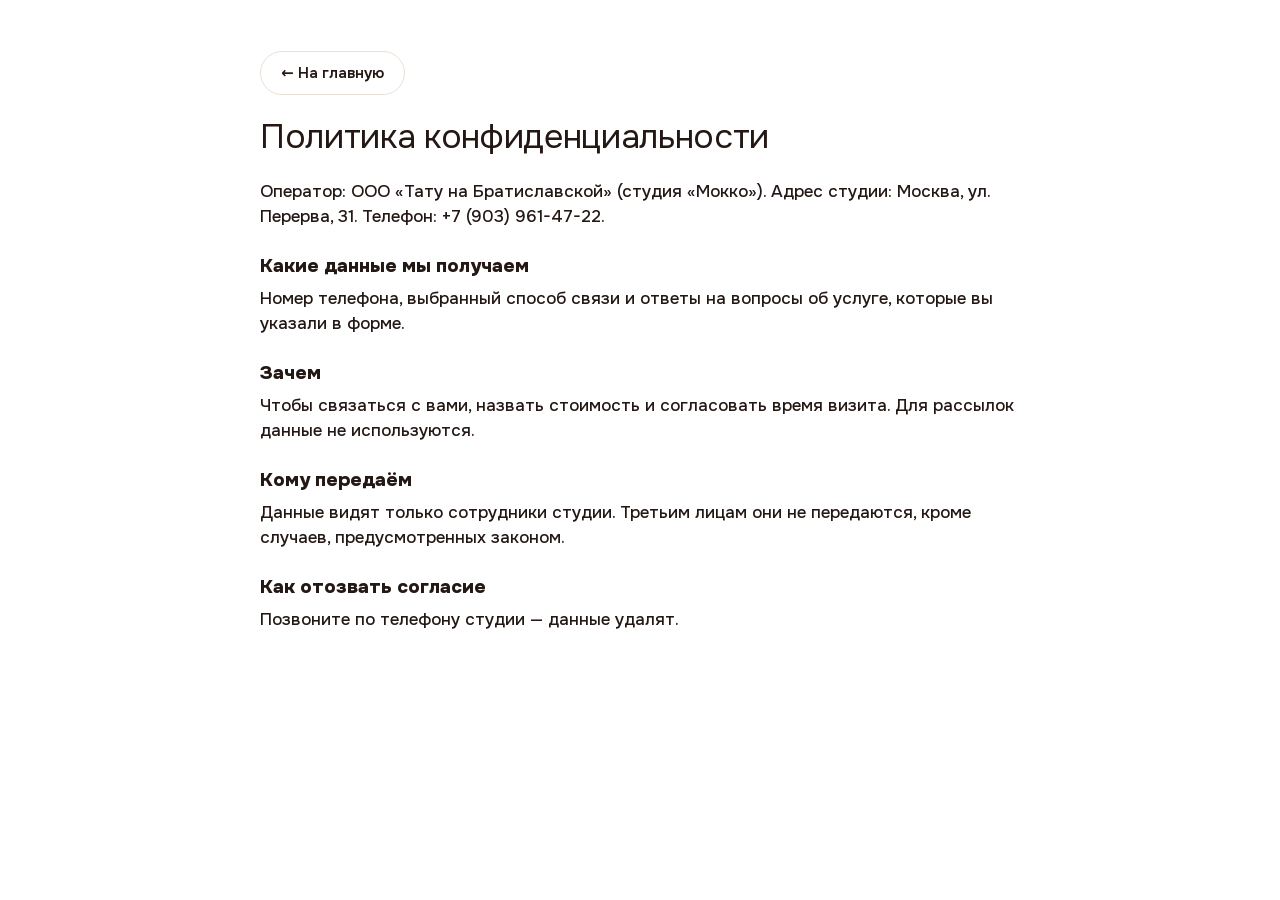
<file: privacy.html>
<!doctype html>
<html lang="ru">
<head>
<meta charset="utf-8">
<meta name="viewport" content="width=device-width,initial-scale=1">
<title>Политика конфиденциальности — студия «Мокко»</title>
<link rel="stylesheet" href="kit.css">
<link rel="stylesheet" href="site.css">
</head>
<body>
<main class="wrap sec" style="max-width:760px">
  <p><a class="btn btn-ghost btn-sm" href="index.html">← На главную</a></p>
  <h1 style="font-size:34px;margin:24px 0">Политика конфиденциальности</h1>
  <p>Оператор: ООО «Тату на Братиславской» (студия «Мокко»). Адрес студии: Москва, ул. Перерва, 31. Телефон: +7 (903) 961-47-22.</p>
  <h3 style="margin:24px 0 8px">Какие данные мы получаем</h3>
  <p>Номер телефона, выбранный способ связи и ответы на вопросы об услуге, которые вы указали в форме.</p>
  <h3 style="margin:24px 0 8px">Зачем</h3>
  <p>Чтобы связаться с вами, назвать стоимость и согласовать время визита. Для рассылок данные не используются.</p>
  <h3 style="margin:24px 0 8px">Кому передаём</h3>
  <p>Данные видят только сотрудники студии. Третьим лицам они не передаются, кроме случаев, предусмотренных законом.</p>
  <h3 style="margin:24px 0 8px">Как отозвать согласие</h3>
  <p>Позвоните по телефону студии — данные удалят.</p>
</main>
</body>
</html>
</file>
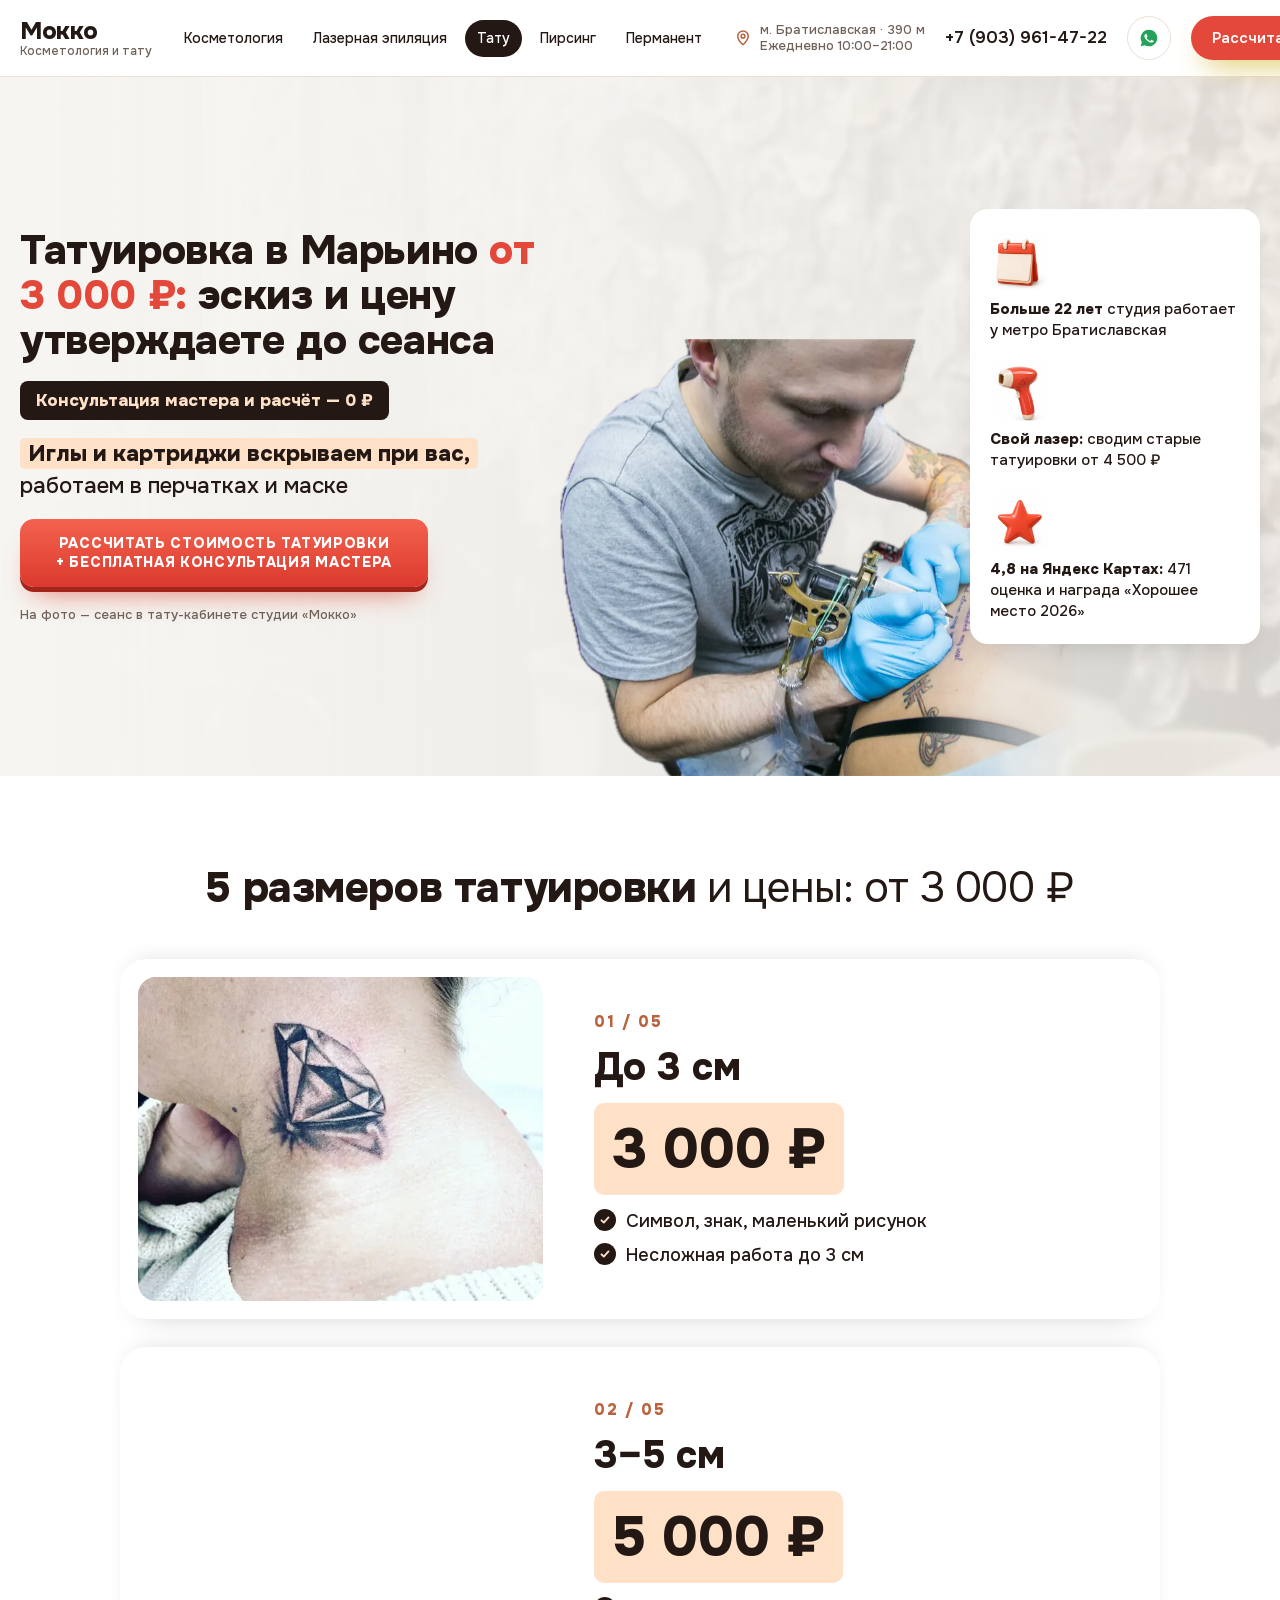
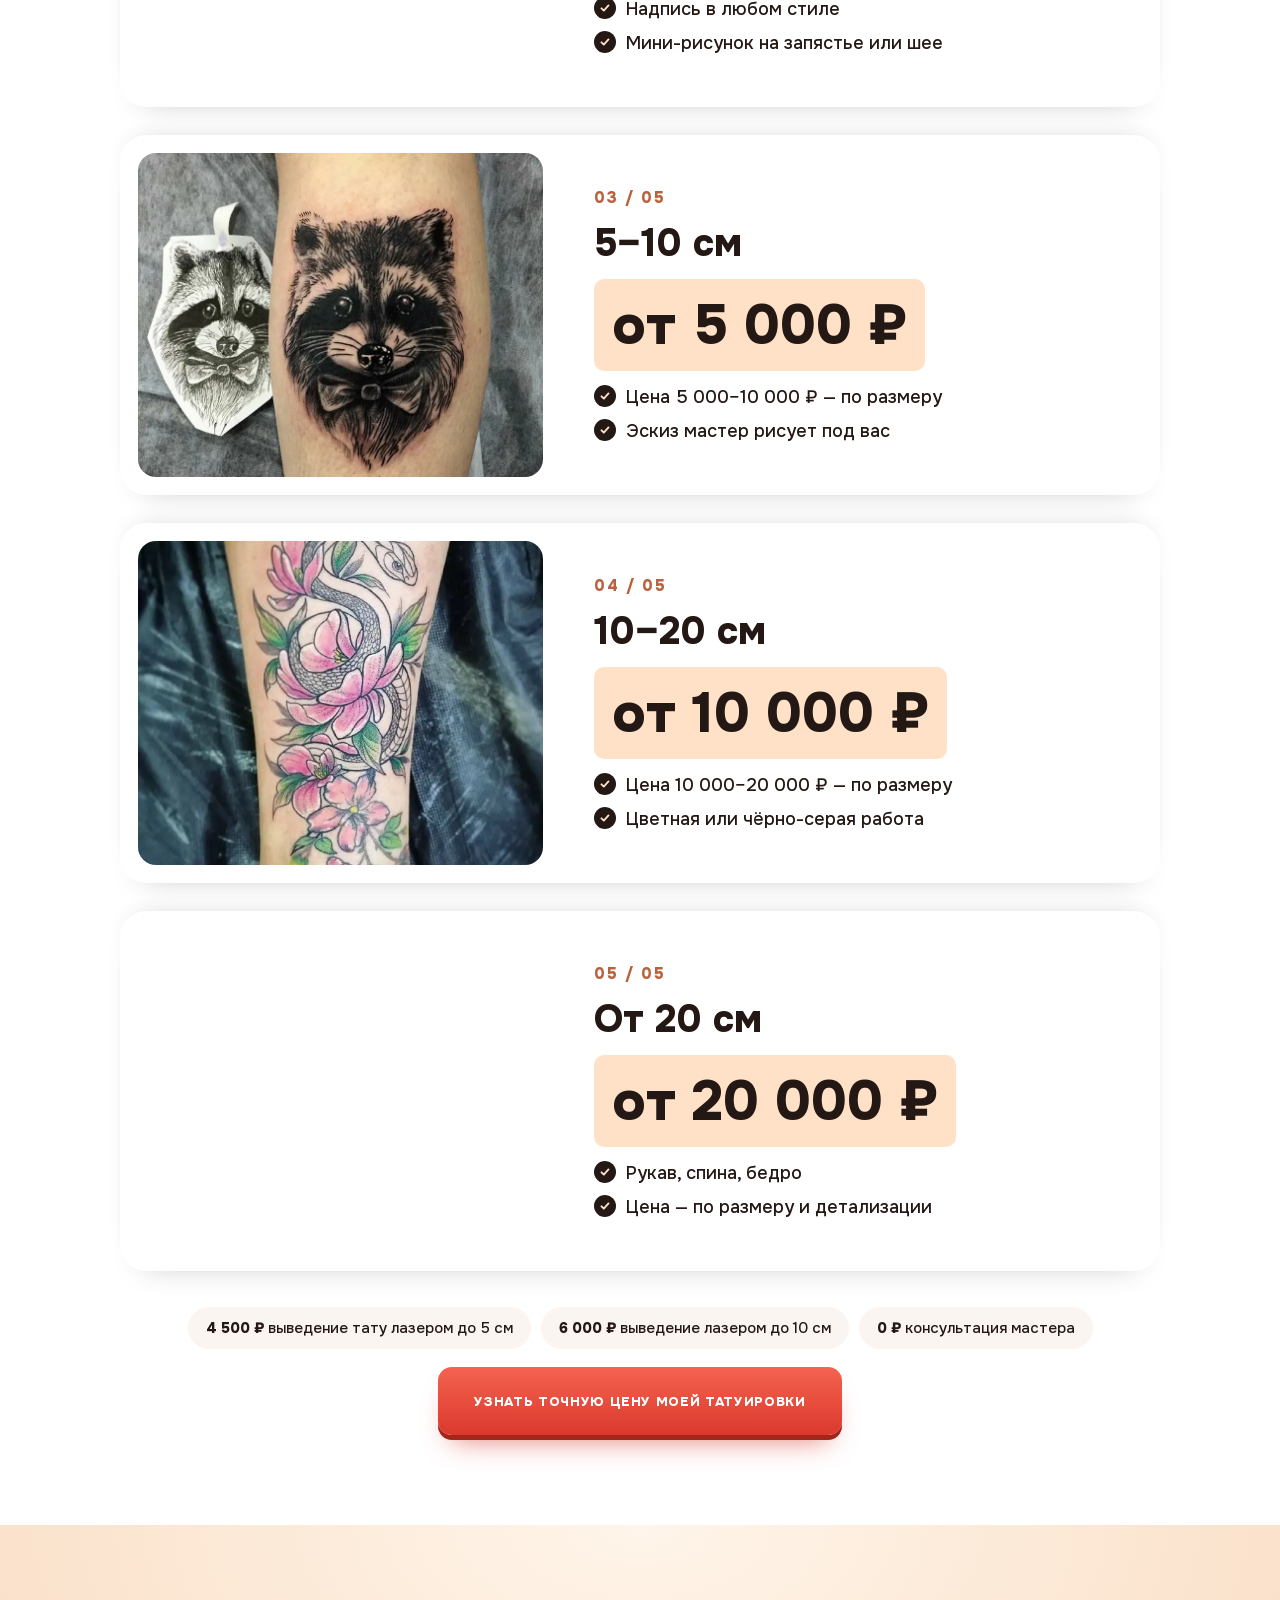
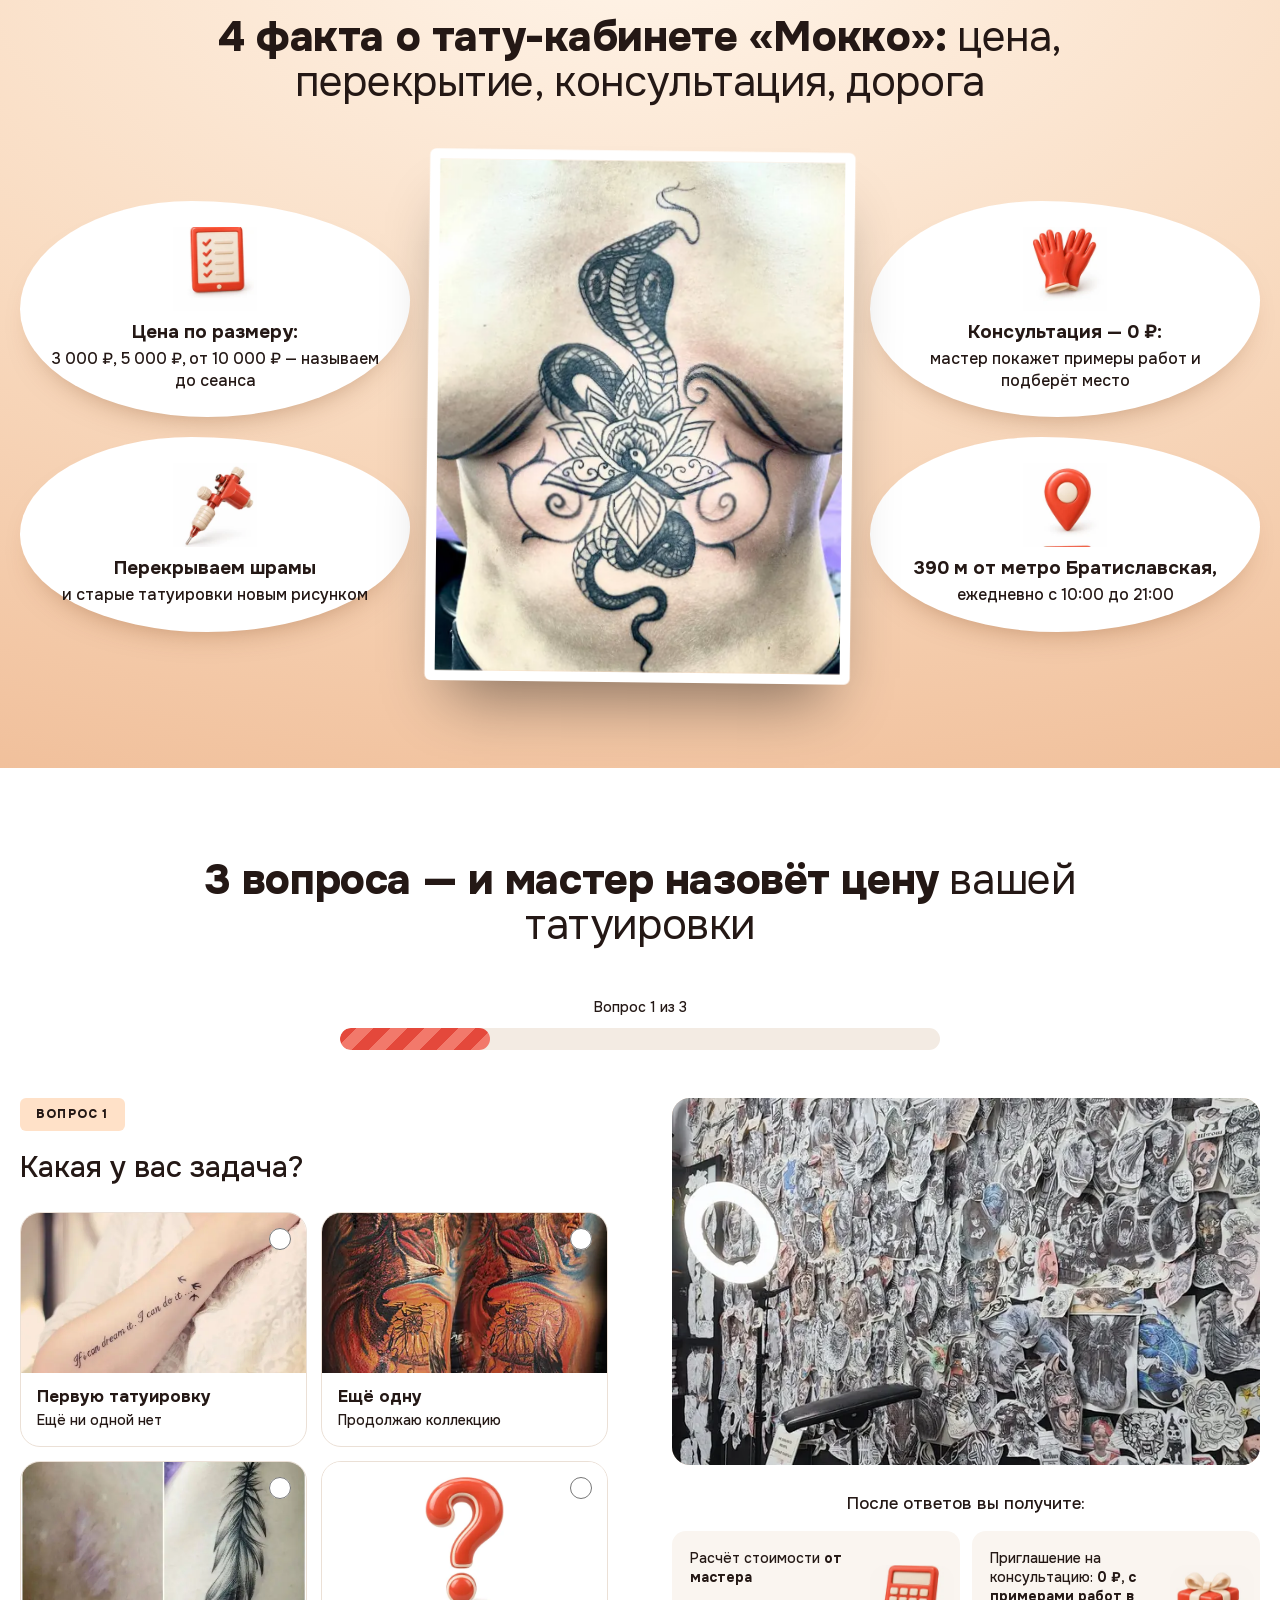
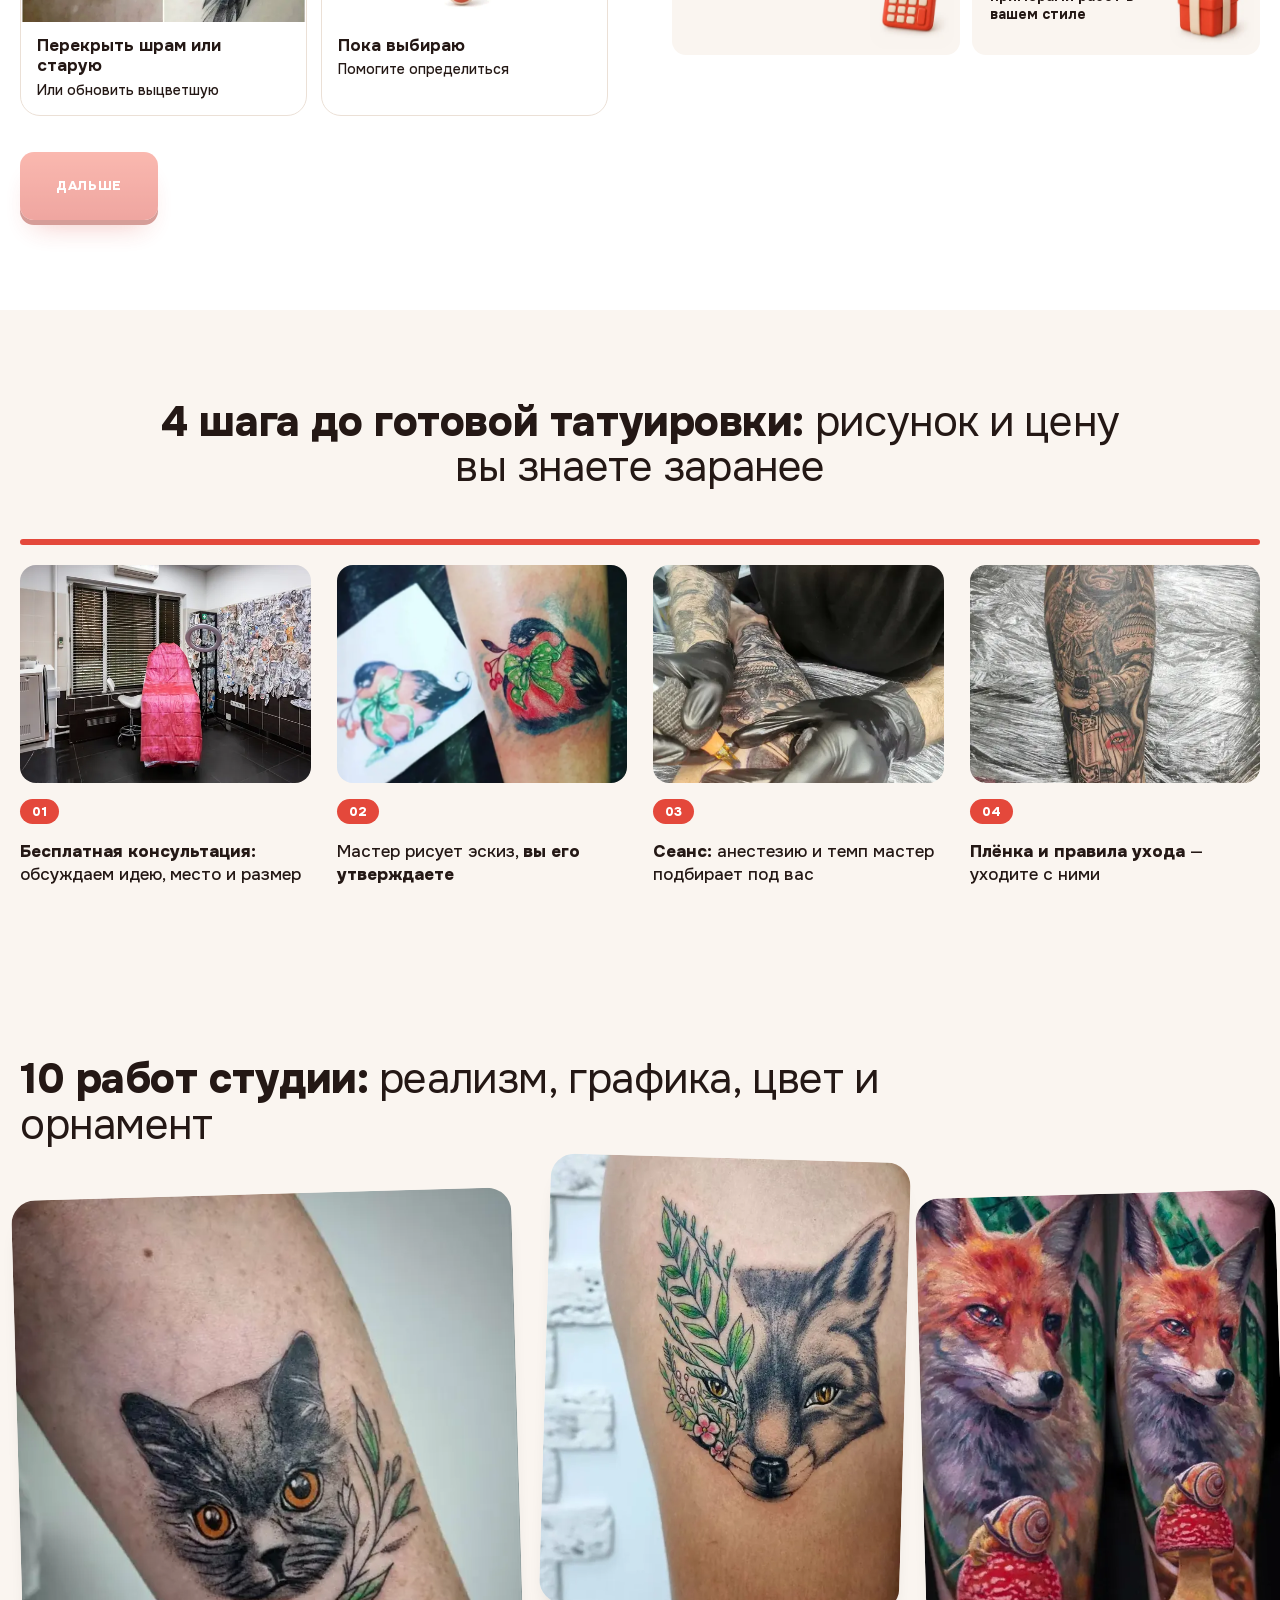
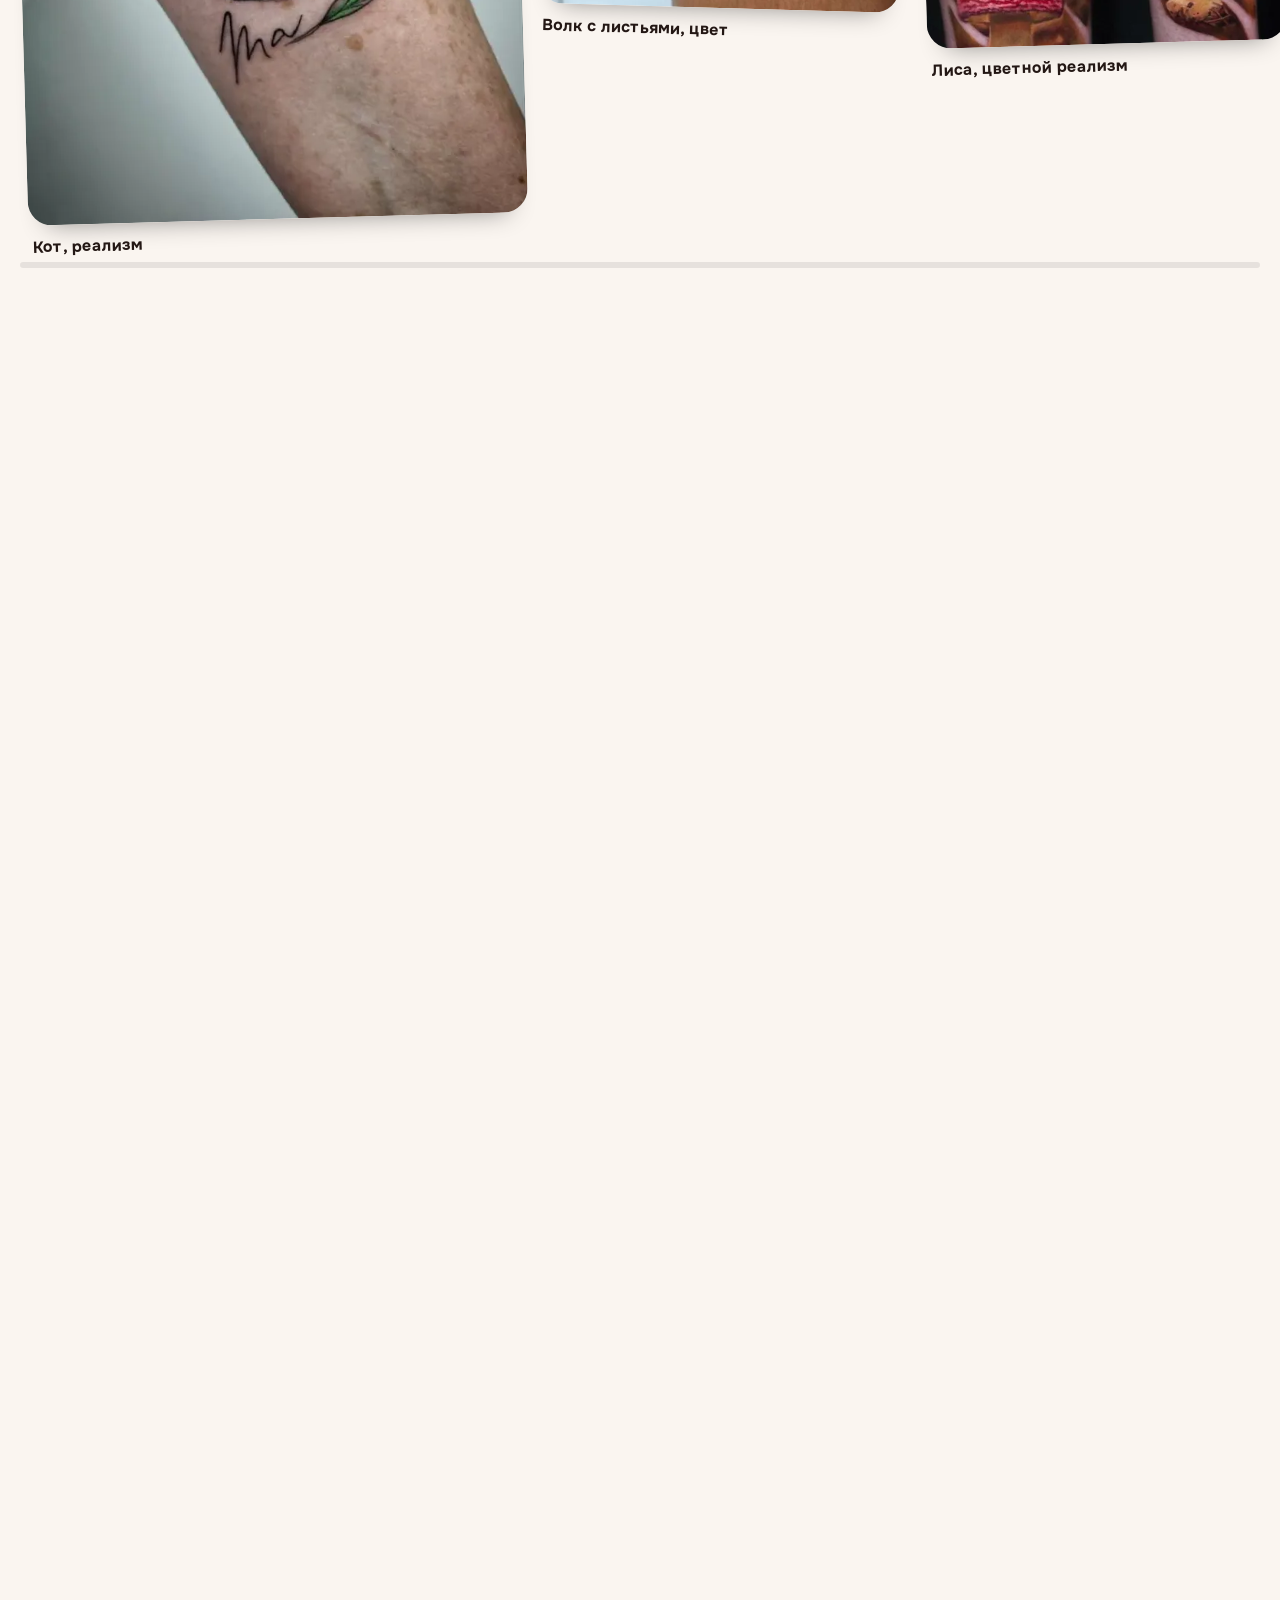
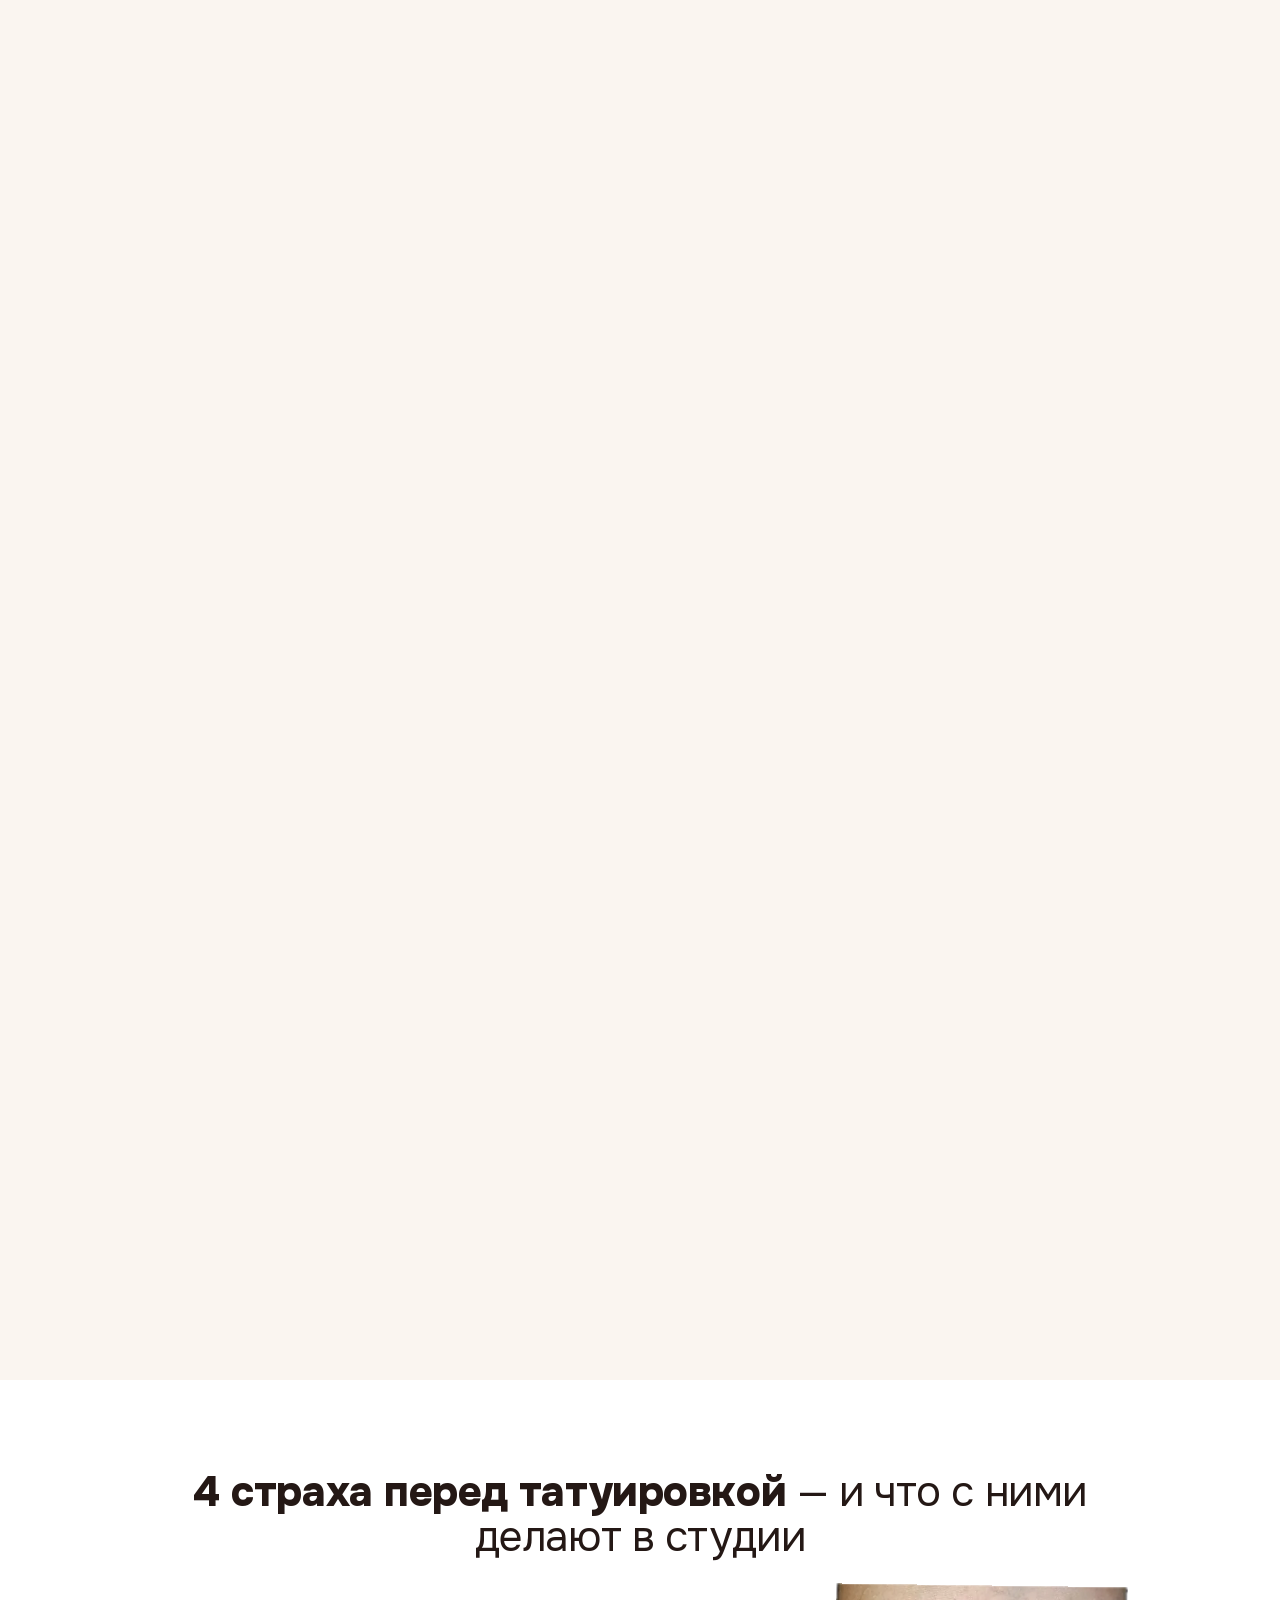
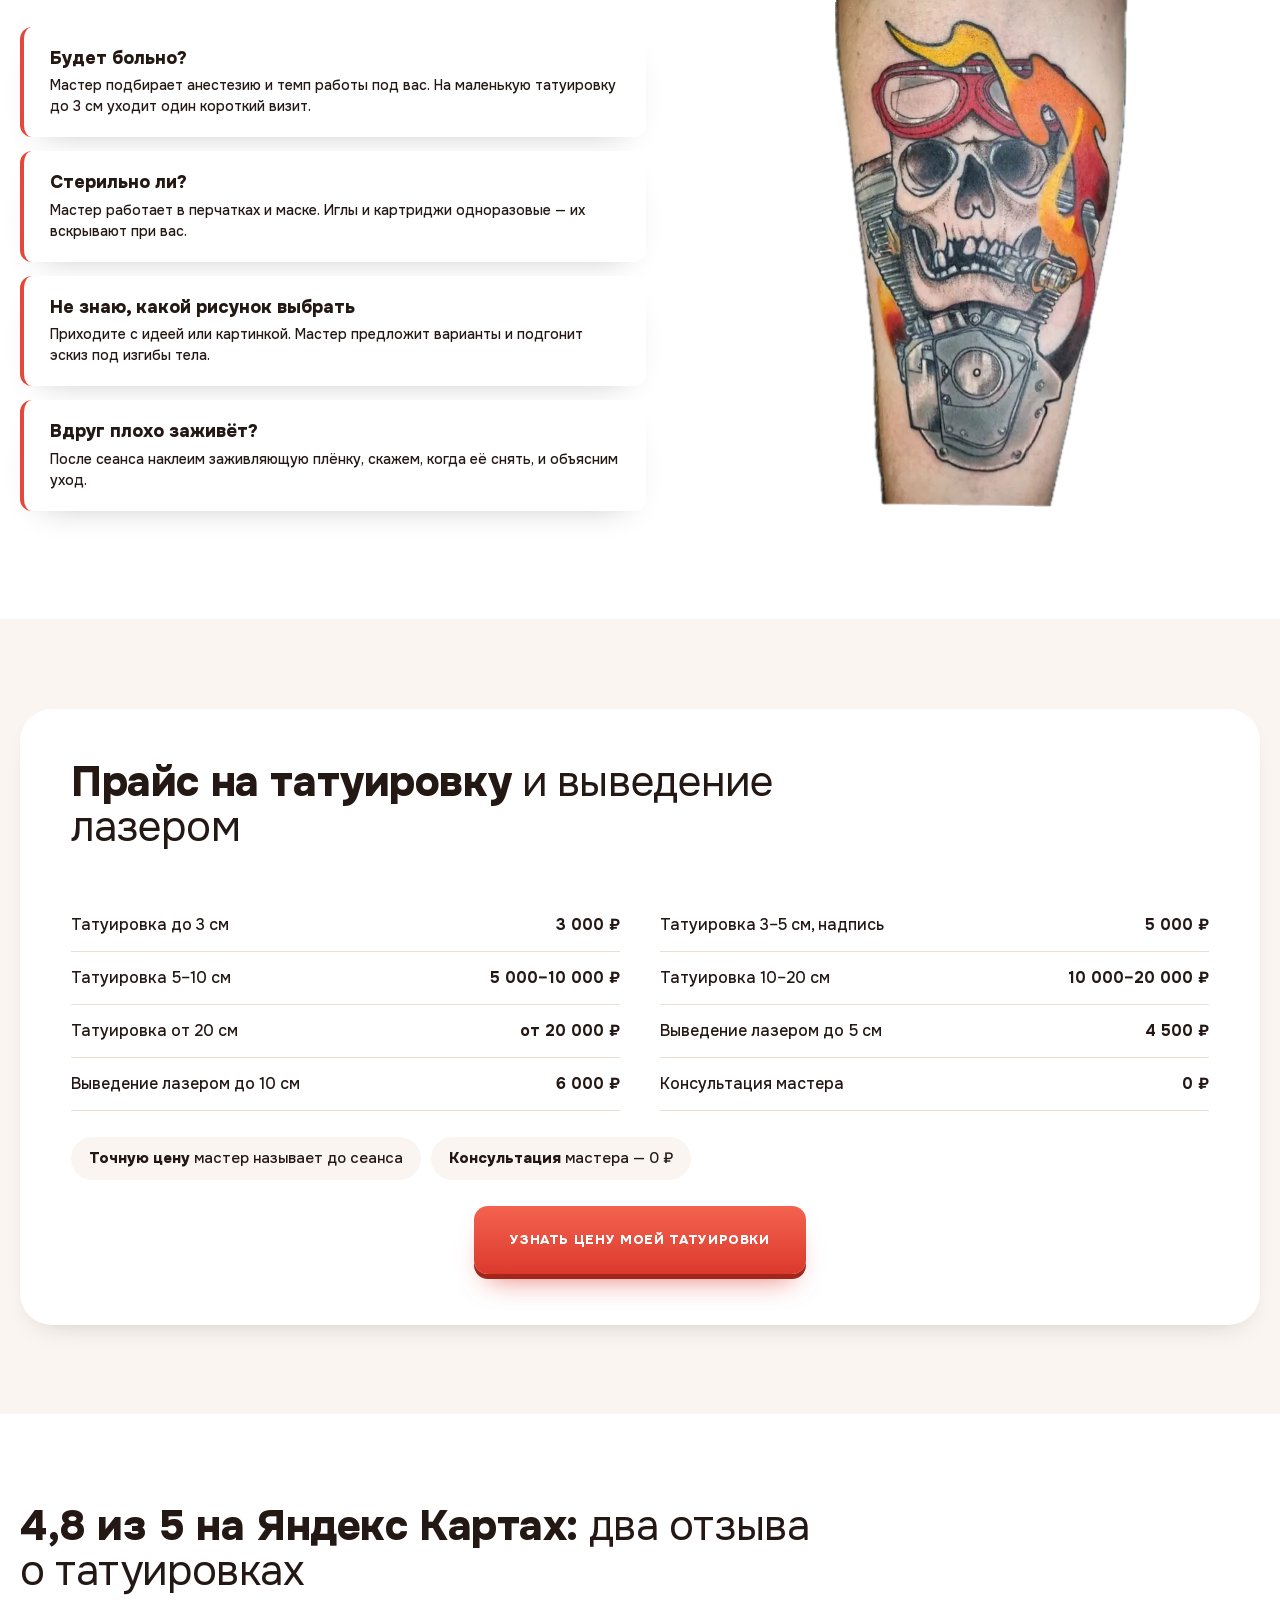
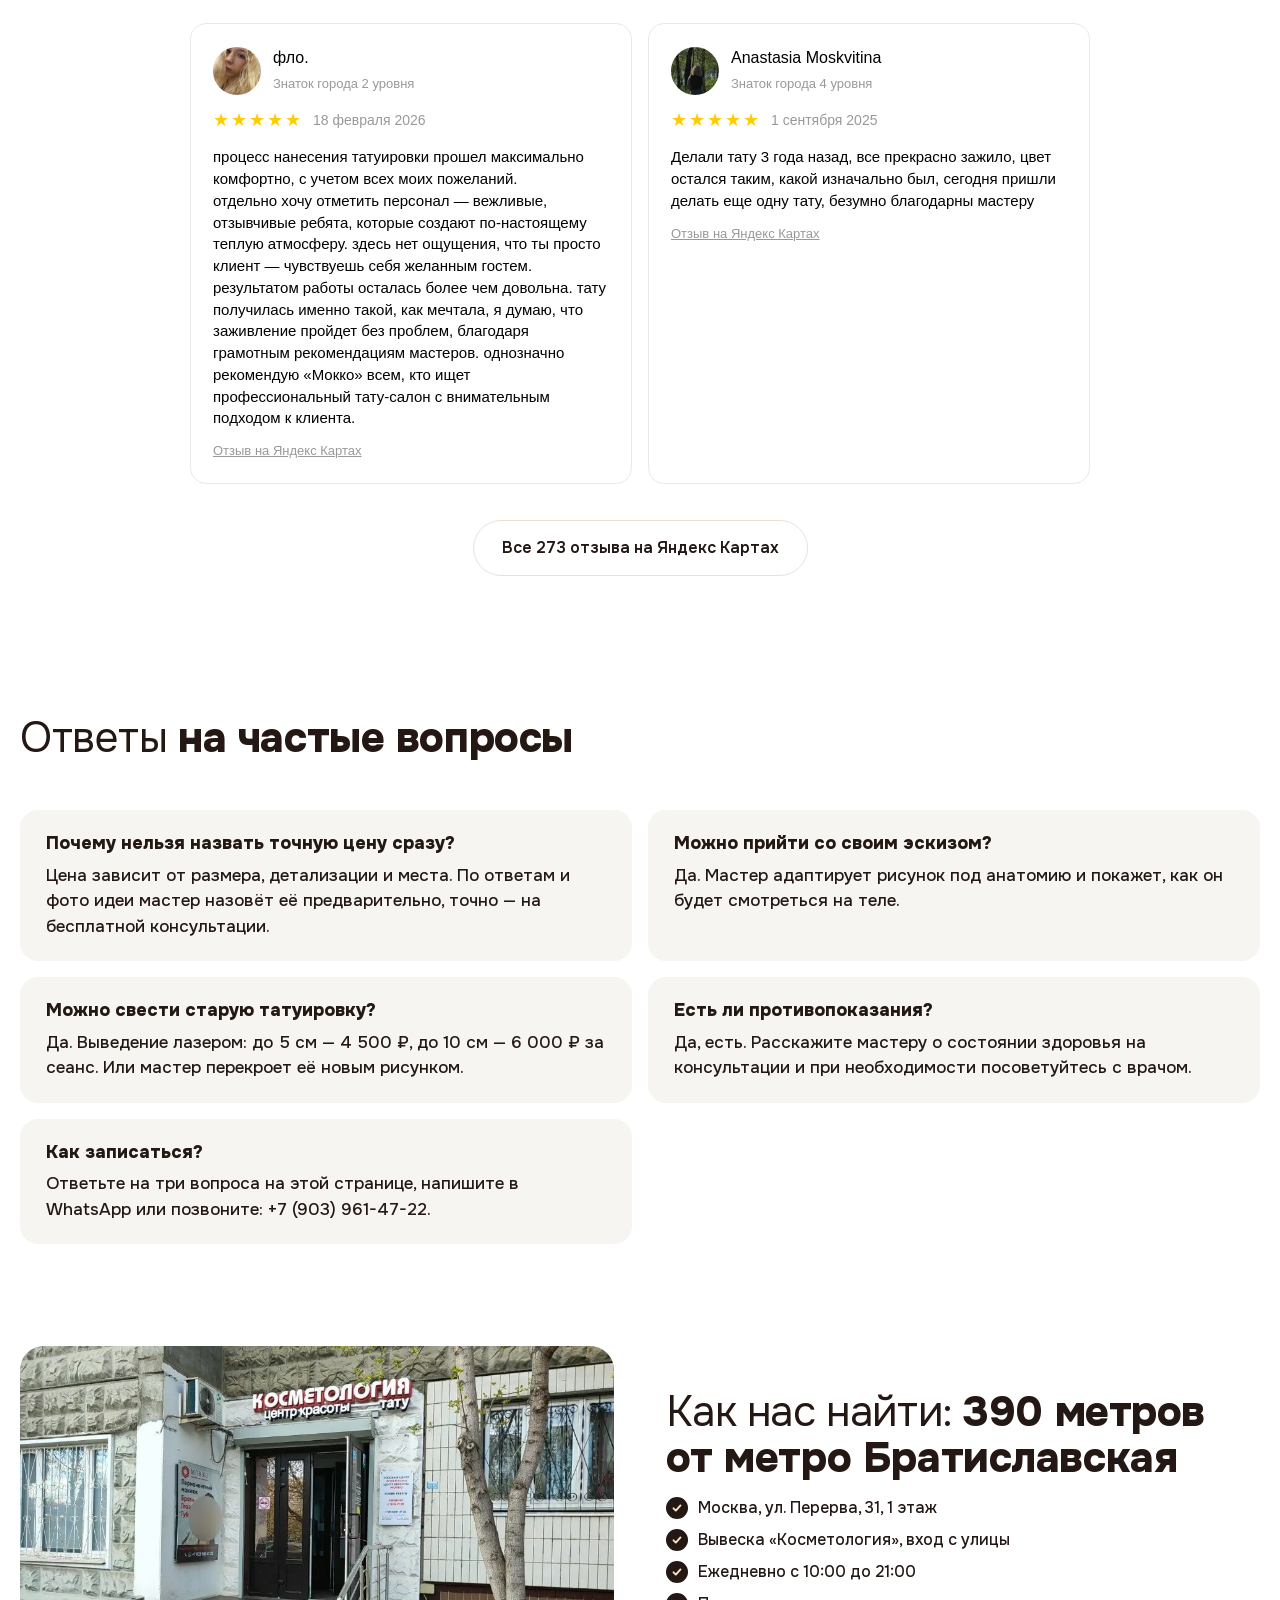
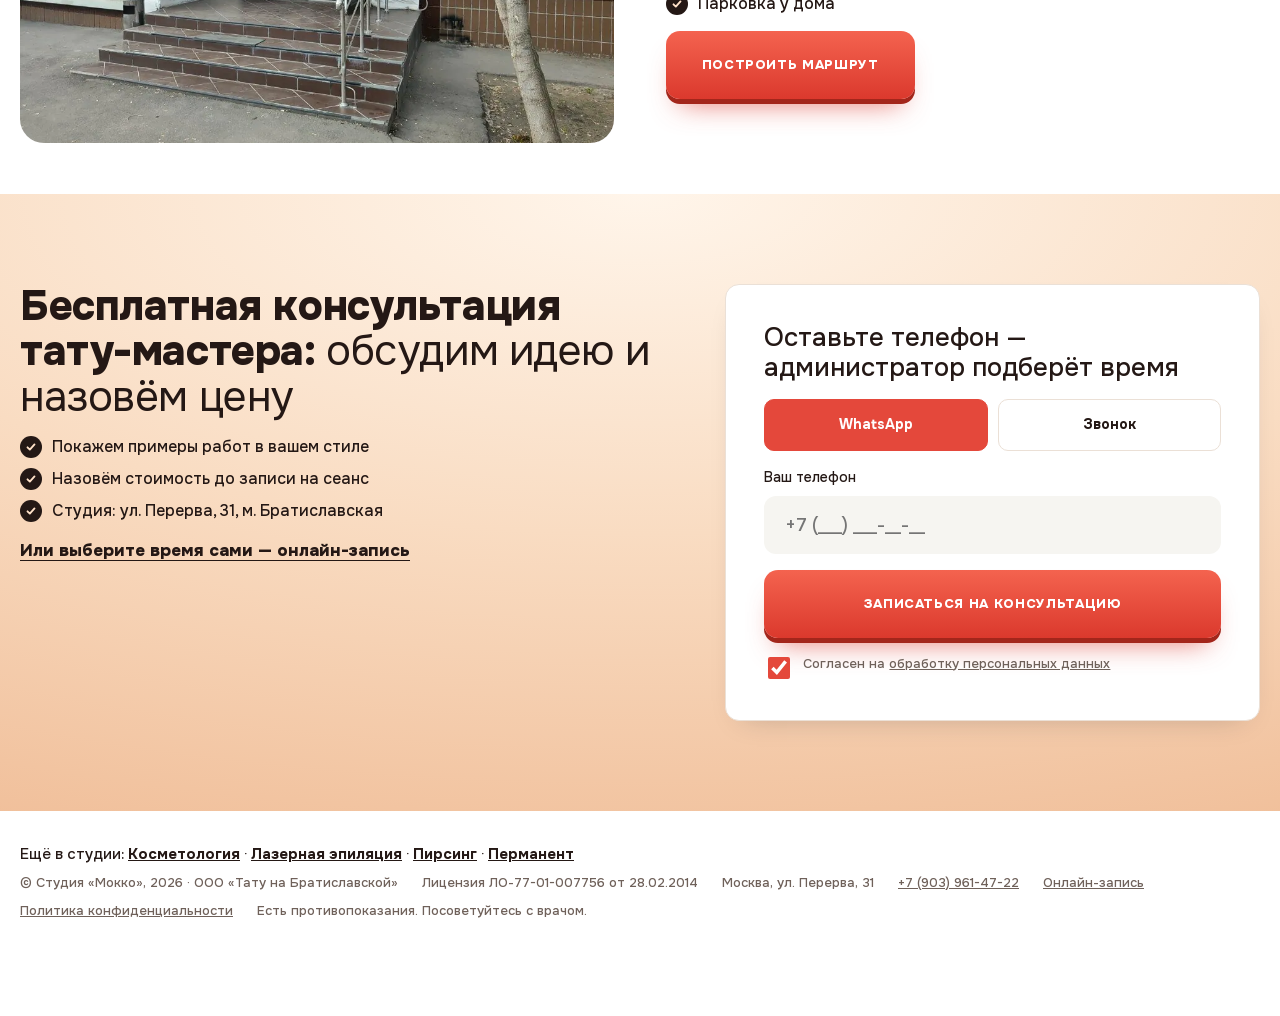
<file: tatu.html>
<!doctype html>
<html lang="ru">
<head>
<meta charset="utf-8">
<meta name="viewport" content="width=device-width,initial-scale=1">
<title>Татуировка в Марьино от 3&nbsp;000&nbsp;₽&nbsp;— студия «Мокко» у метро Братиславская</title>
<meta name="description" content="Художественная татуировка в студии «Мокко» на ул. Перерва, 31: до 3 см&nbsp;— 3&nbsp;000&nbsp;₽, 5–10 см&nbsp;— от 5&nbsp;000&nbsp;₽. Бесплатная консультация, эскиз и цену утверждаете до сеанса.">
<script>document.documentElement.classList.add('js')</script>
<link rel="preload" href="fonts/onest-cyr.woff2" as="font" type="font/woff2" crossorigin>
<link rel="preload" href="fonts/onest-lat.woff2" as="font" type="font/woff2" crossorigin>
<link rel="preload" href="fonts/onest-latext.woff2" as="font" type="font/woff2" crossorigin>
<link rel="preload" as="image" href="img/t-hero.webp" fetchpriority="high">
<link rel="stylesheet" href="kit.css">
<link rel="stylesheet" href="site.css">
</head>
<body class="pg-tatu">
<svg width="0" height="0" style="position:absolute" aria-hidden="true">
  <symbol id="i-arrow" viewBox="0 0 24 24" fill="none" stroke="currentColor" stroke-width="2" stroke-linecap="round" stroke-linejoin="round"><path d="M6 18 18 6M8 6h10v10"/></symbol>
  <symbol id="i-pin" viewBox="0 0 24 24" fill="none" stroke="currentColor" stroke-width="2" stroke-linecap="round" stroke-linejoin="round"><path d="M12 21s7-6.2 7-11.5A7 7 0 0 0 5 9.5C5 14.8 12 21 12 21Z"/><circle cx="12" cy="9.5" r="2.5"/></symbol>
  <symbol id="i-wa" viewBox="0 0 24 24" fill="currentColor"><path d="M12 2a10 10 0 0 0-8.6 15.1L2 22l5-1.3A10 10 0 1 0 12 2Zm5.3 14.2c-.2.6-1.300 1.200-1.800 1.200-.500.1-1.100.1-1.700-.1-.4-.1-.9-.3-1.600-.6-2.700-1.200-4.500-4-4.700-4.200-.1-.2-1.100-1.500-1.100-2.800 0-1.300.7-2 1-2.300.2-.3.5-.3.7-.3h.5c.2 0 .4 0 .6.5l.9 2.100c.1.2.1.4 0 .6l-.3.5-.5.5c-.1.2-.3.3-.1.6.2.300.8 1.300 1.700 2.100 1.200 1 2.100 1.300 2.400 1.500.3.1.5.1.6-.1l.8-1c.2-.2.4-.2.6-.1l2 .9c.3.2.5.2.5.4.100.1.100.6-.1 1.200Z"/></symbol>
  <symbol id="i-phone" viewBox="0 0 24 24" fill="none" stroke="currentColor" stroke-width="2" stroke-linecap="round" stroke-linejoin="round"><path d="M5 4h4l2 5-2.500 1.500a11 11 0 0 0 5 5L15 13l5 2v4a2 2 0 0 1-2 2A16 16 0 0 1 3 6a2 2 0 0 1 2-2Z"/></symbol>
</svg>
<header class="top">
  <div class="wrap top-in">
    <a class="logo" href="index.html"><b>Мокко</b><span>Косметология и тату</span></a>
    <nav class="nav"><a href="kosmetologiya.html">Косметология</a><a href="epilyaciya.html">Лазерная эпиляция</a><a href="tatu.html" class="is-cur">Тату</a><a href="pirsing.html">Пирсинг</a><a href="permanent.html">Перманент</a></nav>
    <a class="place" href="https://yandex.ru/maps/org/kosmetologiya_i_tatu/1080001802/" target="_blank" rel="noopener"><svg><use href="#i-pin"/></svg><span>м. Братиславская · 390 м<br>Ежедневно 10:00–21:00</span></a>
    <a class="tel" href="tel:+79039614722">+7 (903) 961-47-22</a>
    <a class="round" href="https://wa.me/79039614722" target="_blank" rel="noopener" aria-label="WhatsApp"><svg><use href="#i-wa"/></svg></a>
    <a class="btn btn-primary btn-sm" href="#quiz">Рассчитать</a>
  </div>
</header>
<nav class="subnav"><div class="wrap"><a href="kosmetologiya.html">Косметология</a><a href="epilyaciya.html">Эпиляция</a><a href="tatu.html" class="is-cur">Тату</a><a href="pirsing.html">Пирсинг</a><a href="permanent.html">Перманент</a></div></nav>
<main>
<section class="hero2" data-scroll>
  <div class="hero2-bg"><img decoding="async" fetchpriority="low" src="img/t-bg.webp" alt=""></div>
  <div class="wrap hero2-in">
    <div class="hero2-copy">
      <h1 data-anim="up">Татуировка в Марьино <b>от 3&nbsp;000&nbsp;₽:</b> эскиз и цену утверждаете до сеанса</h1>
      <span class="hot" data-anim="up" style="--i:1">Консультация мастера и расчёт&nbsp;— 0&nbsp;₽</span>
      <p class="sub" data-anim="up" style="--i:2"><span class="mark soft">Иглы и картриджи вскрываем при вас,</span><br>работаем в перчатках и маске</p>
      <a class="btn3d" href="#quiz" data-anim="up" style="--i:3">Рассчитать стоимость татуировки<span class="btn-2"><br>+ бесплатная консультация мастера</span></a>
      <p class="who-line">На фото&nbsp;— сеанс в тату-кабинете студии «Мокко»</p>
    </div>
    <div class="hero2-fig" data-anim="zoom">
      <img fetchpriority="high" class="cut" src="img/t-hero.webp" alt="Мастер студии «Мокко» делает татуировку">
    </div>
    <ul class="hero2-side" data-stagger="left"><li class="perk"><span class="ph ico" data-ph="ico-a3"><img decoding="async" src="img/ico-a3.webp" alt=""></span><span><b>Больше 22 лет</b> студия работает у метро Братиславская</span></li><li class="perk"><span class="ph ico" data-ph="ico-b3"><img decoding="async" src="img/ico-b3.webp" alt=""></span><span><b>Свой лазер:</b> сводим старые татуировки от 4&nbsp;500&nbsp;₽</span></li><li class="perk"><span class="ph ico" data-ph="ico-a2"><img decoding="async" src="img/ico-a2.webp" alt=""></span><span><b>4,8 на Яндекс Картах:</b> 471 оценка и награда «Хорошее место 2026»</span></li></ul>
  </div>
</section>
<section class="band" id="prices">
  <div class="wrap">
    <header class="sec-head center"><h2><b>5 размеров татуировки</b> и цены: от 3&nbsp;000&nbsp;₽</h2></header>
    <div class="stack"><article class="stack-card" style="--n:0"><span class="ph" data-ph="t-s1"><img decoding="async" src="img/t-s1.webp" alt="До 3 см" loading="lazy"></span><div><span class="stack-no">01 / 05</span><h3>До 3 см</h3><span class="price-big">3&nbsp;000&nbsp;₽</span><ul class="ticks"><li>Символ, знак, маленький рисунок</li><li>Несложная работа до 3 см</li></ul></div></article><article class="stack-card" style="--n:1"><span class="ph" data-ph="t-s2"><img decoding="async" src="img/t-s2.webp" alt="3–5 см" loading="lazy"></span><div><span class="stack-no">02 / 05</span><h3>3–5 см</h3><span class="price-big">5&nbsp;000&nbsp;₽</span><ul class="ticks"><li>Надпись в любом стиле</li><li>Мини-рисунок на запястье или шее</li></ul></div></article><article class="stack-card" style="--n:2"><span class="ph" data-ph="t-s3"><img decoding="async" src="img/t-s3.webp" alt="5–10 см" loading="lazy"></span><div><span class="stack-no">03 / 05</span><h3>5–10 см</h3><span class="price-big">от 5&nbsp;000&nbsp;₽</span><ul class="ticks"><li>Цена 5&nbsp;000–10&nbsp;000&nbsp;₽&nbsp;— по размеру</li><li>Эскиз мастер рисует под вас</li></ul></div></article><article class="stack-card" style="--n:3"><span class="ph" data-ph="t-s4"><img decoding="async" src="img/t-s4.webp" alt="10–20 см" loading="lazy"></span><div><span class="stack-no">04 / 05</span><h3>10–20 см</h3><span class="price-big">от 10&nbsp;000&nbsp;₽</span><ul class="ticks"><li>Цена 10&nbsp;000–20&nbsp;000&nbsp;₽&nbsp;— по размеру</li><li>Цветная или чёрно-серая работа</li></ul></div></article><article class="stack-card" style="--n:4"><span class="ph" data-ph="t-s5"><img decoding="async" src="img/t-s5.webp" alt="От 20 см" loading="lazy"></span><div><span class="stack-no">05 / 05</span><h3>От 20 см</h3><span class="price-big">от 20&nbsp;000&nbsp;₽</span><ul class="ticks"><li>Рукав, спина, бедро</li><li>Цена&nbsp;— по размеру и детализации</li></ul></div></article></div>
    <div class="center-row"><ul class="fact-chips"><li><b>4&nbsp;500&nbsp;₽</b> выведение тату лазером до 5 см</li><li><b>6&nbsp;000&nbsp;₽</b> выведение лазером до 10 см</li><li><b>0&nbsp;₽</b> консультация мастера</li></ul><a class="btn3d" href="#quiz">Узнать точную цену моей татуировки</a></div>
  </div>
</section>
<section class="band band-sun" id="why">
  <div class="wrap">
    <header class="sec-head center"><h2><b>4 факта о тату-кабинете «Мокко»:</b> цена, перекрытие, консультация, дорога</h2></header>
    <div class="orbit">
      <div class="orbit-col" data-stagger="left"><div class="card bubble"><span class="ph thumb icoth" data-ph="ico-a7"><img decoding="async" src="img/ico-a7.webp" alt="" loading="lazy"></span><span><b>Цена по размеру:</b> 3&nbsp;000&nbsp;₽, 5&nbsp;000&nbsp;₽, от 10&nbsp;000&nbsp;₽&nbsp;— называем до сеанса</span></div><div class="card bubble"><span class="ph thumb icoth" data-ph="ico-b1"><img decoding="async" src="img/ico-b1.webp" alt="" loading="lazy"></span><span><b>Перекрываем шрамы</b> и старые татуировки новым рисунком</span></div></div>
      <span class="ph main" data-scroll data-ph="t-orbit"><img decoding="async" src="img/t-orbit.webp" alt="Татуировка со змеёй и лотосом, работа студии" loading="lazy"></span>
      <div class="orbit-col" data-stagger="right"><div class="card bubble"><span class="ph thumb icoth" data-ph="ico-a9"><img decoding="async" src="img/ico-a9.webp" alt="" loading="lazy"></span><span><b>Консультация&nbsp;— 0&nbsp;₽:</b> мастер покажет примеры работ и подберёт место</span></div><div class="card bubble"><span class="ph thumb icoth" data-ph="ico-a4"><img decoding="async" src="img/ico-a4.webp" alt="" loading="lazy"></span><span><b>390 м от метро Братиславская,</b> ежедневно с 10:00 до 21:00</span></div></div>
    </div>
  </div>
</section>
<section class="band" id="quiz">
  <div class="wrap" data-quiz data-submit="Получить расчёт">
    <header class="sec-head center"><h2><b>3 вопроса&nbsp;— и мастер назовёт цену</b> вашей татуировки</h2></header>
    <div class="quiz2-top"><span data-quiz-count></span><div class="bar"><i data-quiz-bar></i></div></div>
    <div class="quiz2">
      <form data-ok="Заявка принята. Мастер свяжется с вами и назовёт стоимость." novalidate>
        <fieldset class="q-step"><legend><span class="q-tag">Вопрос 1</span>Какая у вас задача?</legend><div class="q-grid q-grid2"><label class="q-card"><input type="radio" name="Задача" value="Первую татуировку"><span class="ph" data-ph="t-q1"><img decoding="async" src="img/t-q1.webp" alt="" loading="lazy"></span><b>Первую татуировку</b><small>Ещё ни одной нет</small></label><label class="q-card"><input type="radio" name="Задача" value="Ещё одну"><span class="ph" data-ph="t-q2"><img decoding="async" src="img/t-q2.webp" alt="" loading="lazy"></span><b>Ещё одну</b><small>Продолжаю коллекцию</small></label><label class="q-card"><input type="radio" name="Задача" value="Перекрыть шрам или старую"><span class="ph" data-ph="t-q3"><img decoding="async" src="img/t-q3.webp" alt="" loading="lazy"></span><b>Перекрыть шрам или старую</b><small>Или обновить выцветшую</small></label><label class="q-card"><input type="radio" name="Задача" value="Пока выбираю"><span class="ph" data-ph="quiz-ask"><img decoding="async" src="img/quiz-ask.webp" alt="" loading="lazy"></span><b>Пока выбираю</b><small>Помогите определиться</small></label></div></fieldset><fieldset class="q-step"><legend><span class="q-tag">Вопрос 2</span>Какой стиль вам ближе?</legend><div class="q-list"><label class="q-opt"><input type="radio" name="Стиль" value="Надпись, леттеринг">Надпись, леттеринг</label><label class="q-opt"><input type="radio" name="Стиль" value="Графика, тонкие линии">Графика, тонкие линии</label><label class="q-opt"><input type="radio" name="Стиль" value="Реализм">Реализм</label><label class="q-opt"><input type="radio" name="Стиль" value="Цветная работа">Цветная работа</label><label class="q-opt"><input type="radio" name="Стиль" value="Орнамент">Орнамент</label><label class="q-opt"><input type="radio" name="Стиль" value="Не знаю, подскажите">Не знаю, подскажите</label></div></fieldset><fieldset class="q-step"><legend><span class="q-tag">Вопрос 3</span>Какого размера будет татуировка?</legend><div class="q-list"><label class="q-opt"><input type="radio" name="Размер" value="До 3 см">До 3 см</label><label class="q-opt"><input type="radio" name="Размер" value="3–5 см">3–5 см</label><label class="q-opt"><input type="radio" name="Размер" value="5–10 см">5–10 см</label><label class="q-opt"><input type="radio" name="Размер" value="10–20 см">10–20 см</label><label class="q-opt"><input type="radio" name="Размер" value="Больше 20 см">Больше 20 см</label><label class="q-opt"><input type="radio" name="Размер" value="Пока не знаю">Пока не знаю</label></div></fieldset>
        <fieldset class="q-step"><legend><span class="q-tag">Последний шаг</span>Куда мастеру прислать расчёт?</legend><div class="form-stack">
          <div class="seg"><label class="chip"><input type="radio" name="Связь" value="WhatsApp" checked>WhatsApp</label><label class="chip"><input type="radio" name="Связь" value="Звонок">Звонок</label></div>
          <label class="field">Ваш телефон<input type="tel" name="Телефон" placeholder="+7 (___) ___-__-__" autocomplete="tel" required></label>
          <label class="consent"><input type="checkbox" name="consent" checked><span>Согласен на <a href="privacy.html">обработку персональных данных</a></span></label></div></fieldset>
        <p class="form-msg" role="status"></p>
        <div class="quiz-nav"><button type="button" class="btn3d" data-next>Дальше</button><button type="button" class="link" data-prev>Назад</button></div>
      </form>
      <aside>
        <div class="ctx"><span class="ph" data-ph="t-side"><img decoding="async" src="img/t-side.webp" alt="Тату-кабинет студии «Мокко»: стена эскизов и рабочее место мастера" loading="lazy"></span></div>
        <p class="gifts-t">После ответов вы получите:</p>
        <div class="gifts"><div class="gift2">Расчёт стоимости <b>от мастера</b><span class="ph ico" data-ph="ico-a8"><img decoding="async" src="img/ico-a8.webp" alt="" loading="lazy"></span></div><div class="gift2">Приглашение на консультацию: <b>0&nbsp;₽, с примерами работ в вашем стиле</b><span class="ph ico" data-ph="ico-a6"><img decoding="async" src="img/ico-a6.webp" alt="" loading="lazy"></span></div></div>
      </aside>
    </div>
  </div>
</section>
<section class="band band-soft" id="steps">
  <div class="wrap">
    <header class="sec-head center"><h2><b>4 шага до готовой татуировки:</b> рисунок и цену вы знаете заранее</h2></header>
    <div class="shots shots-4" data-scroll><article class="shot2"><span class="ph" data-ph="t-st1"><img decoding="async" src="img/t-st1.webp" alt="Кресло в тату-кабинете студии «Мокко»" loading="lazy"></span><span class="num">01</span><h3><b>Бесплатная консультация:</b> обсуждаем идею, место и размер</h3></article><article class="shot2"><span class="ph" data-ph="t-st2"><img decoding="async" src="img/t-st2.webp" alt="Эскиз птицы и готовая татуировка" loading="lazy"></span><span class="num">02</span><h3>Мастер рисует эскиз, <b>вы его утверждаете</b></h3></article><article class="shot2"><span class="ph" data-ph="t-st3"><img decoding="async" src="img/t-st3.webp" alt="Мастер в перчатках наносит татуировку" loading="lazy"></span><span class="num">03</span><h3><b>Сеанс:</b> анестезию и темп мастер подбирает под вас</h3></article><article class="shot2"><span class="ph" data-ph="t-st4"><img decoding="async" src="img/t-st4.webp" alt="Свежая татуировка сразу после сеанса" loading="lazy"></span><span class="num">04</span><h3><b>Плёнка и правила ухода</b>&nbsp;— уходите с ними</h3></article></div>
  </div>
</section>
<section class="band band-soft hs" id="works" data-hscroll>
  <div class="hs-pin">
    <div class="wrap"><header class="sec-head"><h2><b>10 работ студии:</b> реализм, графика, цвет и орнамент</h2></header></div>
    <div class="hs-track"><figure class="work"><span class="ph solo" data-ph="t-w1"><img decoding="async" src="img/t-w1.webp" alt="Кот, реализм" loading="lazy"></span><figcaption>Кот, реализм</figcaption></figure><figure class="work"><span class="ph solo" data-ph="t-w2"><img decoding="async" src="img/t-w2.webp" alt="Волк с листьями, цвет" loading="lazy"></span><figcaption>Волк с листьями, цвет</figcaption></figure><figure class="work"><span class="ph solo" data-ph="t-w3"><img decoding="async" src="img/t-w3.webp" alt="Лиса, цветной реализм" loading="lazy"></span><figcaption>Лиса, цветной реализм</figcaption></figure><figure class="work"><span class="ph solo" data-ph="t-w4"><img decoding="async" src="img/t-w4.webp" alt="Корабль на плече" loading="lazy"></span><figcaption>Корабль на плече</figcaption></figure><figure class="work"><span class="ph solo" data-ph="t-w5"><img decoding="async" src="img/t-w5.webp" alt="Цветы на ключице, графика" loading="lazy"></span><figcaption>Цветы на ключице, графика</figcaption></figure><figure class="work"><span class="ph solo" data-ph="t-w6"><img decoding="async" src="img/t-w6.webp" alt="Орнамент вдоль позвоночника" loading="lazy"></span><figcaption>Орнамент вдоль позвоночника</figcaption></figure><figure class="work"><span class="ph solo" data-ph="t-w7"><img decoding="async" src="img/t-w7.webp" alt="Космонавт, чёрно-серая" loading="lazy"></span><figcaption>Космонавт, чёрно-серая</figcaption></figure><figure class="work"><span class="ph solo" data-ph="t-w8"><img decoding="async" src="img/t-w8.webp" alt="Орнамент на плече" loading="lazy"></span><figcaption>Орнамент на плече</figcaption></figure><figure class="work"><span class="ph solo" data-ph="t-w9"><img decoding="async" src="img/t-w9.webp" alt="Цветы на руке, тонкие линии" loading="lazy"></span><figcaption>Цветы на руке, тонкие линии</figcaption></figure><figure class="work"><span class="ph solo" data-ph="t-w10"><img decoding="async" src="img/t-w10.webp" alt="Лиса на бедре, графика" loading="lazy"></span><figcaption>Лиса на бедре, графика</figcaption></figure></div>
    <div class="wrap"><div class="hs-bar"><i></i></div></div>
  </div>
</section>
<section class="band" id="fears">
  <div class="wrap">
    <header class="sec-head center"><h2><b>4 страха перед татуировкой</b>&nbsp;— и что с ними делают в студии</h2></header>
    <div class="guard">
      <div class="gcards" data-stagger="left"><div class="gcard"><h3>Будет больно?</h3><p>Мастер подбирает анестезию и темп работы под вас. На маленькую татуировку до 3 см уходит один короткий визит.</p></div><div class="gcard"><h3>Стерильно ли?</h3><p>Мастер работает в перчатках и маске. Иглы и картриджи одноразовые&nbsp;— их вскрывают при вас.</p></div><div class="gcard"><h3>Не знаю, какой рисунок выбрать</h3><p>Приходите с идеей или картинкой. Мастер предложит варианты и подгонит эскиз под изгибы тела.</p></div><div class="gcard"><h3>Вдруг плохо заживёт?</h3><p>После сеанса наклеим заживляющую плёнку, скажем, когда её снять, и объясним уход.</p></div></div>
      <div class="guard-fig" data-scroll><img decoding="async" class="cut" src="img/t-obj.webp" alt="Цветная татуировка с черепом, работа студии" loading="lazy"></div>
    </div>
  </div>
</section>
<section class="band band-soft"><div class="wrap" id="pricelist">
  <div class="panel">
    <header class="sec-head"><h2><b>Прайс на татуировку</b> и выведение лазером</h2></header>
    <ul class="plist"><li>Татуировка до 3 см <b>3&nbsp;000&nbsp;₽</b></li><li>Татуировка 3–5 см, надпись <b>5&nbsp;000&nbsp;₽</b></li><li>Татуировка 5–10 см <b>5&nbsp;000–10&nbsp;000&nbsp;₽</b></li><li>Татуировка 10–20 см <b>10&nbsp;000–20&nbsp;000&nbsp;₽</b></li><li>Татуировка от 20 см <b>от 20&nbsp;000&nbsp;₽</b></li><li>Выведение лазером до 5 см <b>4&nbsp;500&nbsp;₽</b></li><li>Выведение лазером до 10 см <b>6&nbsp;000&nbsp;₽</b></li><li>Консультация мастера <b>0&nbsp;₽</b></li></ul>
    <ul class="fact-chips"><li><b>Точную цену</b> мастер называет до сеанса</li><li><b>Консультация</b> мастера&nbsp;— 0&nbsp;₽</li></ul>
    <div class="center-row"><a class="btn3d" href="#quiz">Узнать цену моей татуировки</a></div>
  </div>
</div></section>
<section class="band"><div class="wrap" id="reviews">
  <div class="head-row"><header class="sec-head"><h2><b>4,8 из 5 на Яндекс Картах:</b> два отзыва о татуировках</h2></header></div>
  <div class="revs revs-2" data-stagger="up"><figure class="ya-rev"><figcaption><img decoding="async" src="img/ava-5.webp" alt="" width="48" height="48" loading="lazy"><span><b>фло.</b><small>Знаток города 2 уровня</small></span></figcaption><div class="ya-meta"><span class="ya-stars" aria-label="Оценка 5 из 5">★★★★★</span><time>18 февраля 2026</time></div><blockquote>процесс нанесения татуировки прошел максимально комфортно, с учетом всех моих пожеланий.<br>отдельно хочу отметить персонал&nbsp;— вежливые, отзывчивые ребята, которые создают по-настоящему теплую атмосферу. здесь нет ощущения, что ты просто клиент&nbsp;— чувствуешь себя желанным гостем.<br>результатом работы осталась более чем довольна. тату получилась именно такой, как мечтала, я думаю, что заживление пройдет без проблем, благодаря грамотным рекомендациям мастеров. однозначно рекомендую «Мокко» всем, кто ищет профессиональный тату-салон с внимательным подходом к клиента.</blockquote><a href="https://yandex.ru/maps/org/kosmetologiya_i_tatu/1080001802/reviews/" target="_blank" rel="noopener">Отзыв на Яндекс Картах</a></figure><figure class="ya-rev"><figcaption><img decoding="async" src="img/ava-89.webp" alt="" width="48" height="48" loading="lazy"><span><b>Anastasia Moskvitina</b><small>Знаток города 4 уровня</small></span></figcaption><div class="ya-meta"><span class="ya-stars" aria-label="Оценка 5 из 5">★★★★★</span><time>1 сентября 2025</time></div><blockquote>Делали тату 3 года назад, все прекрасно зажило, цвет остался таким, какой изначально был, сегодня пришли делать еще одну тату, безумно благодарны мастеру</blockquote><a href="https://yandex.ru/maps/org/kosmetologiya_i_tatu/1080001802/reviews/" target="_blank" rel="noopener">Отзыв на Яндекс Картах</a></figure></div>
  <div class="center-row"><a class="btn btn-ghost" href="https://yandex.ru/maps/org/kosmetologiya_i_tatu/1080001802/reviews/" target="_blank" rel="noopener">Все 273 отзыва на Яндекс Картах</a></div>
</div></section>
<section class="sec wrap" id="faq">
  <header class="sec-head"><h2>Ответы <b>на частые вопросы</b></h2></header>
  <div class="faq"><div class="qa"><h3>Почему нельзя назвать точную цену сразу?</h3><p>Цена зависит от размера, детализации и места. По ответам и фото идеи мастер назовёт её предварительно, точно&nbsp;— на бесплатной консультации.</p></div><div class="qa"><h3>Можно прийти со своим эскизом?</h3><p>Да. Мастер адаптирует рисунок под анатомию и покажет, как он будет смотреться на теле.</p></div><div class="qa"><h3>Можно свести старую татуировку?</h3><p>Да. Выведение лазером: до 5 см&nbsp;— 4&nbsp;500&nbsp;₽, до 10 см&nbsp;— 6&nbsp;000&nbsp;₽ за сеанс. Или мастер перекроет её новым рисунком.</p></div><div class="qa"><h3>Есть ли противопоказания?</h3><p>Да, есть. Расскажите мастеру о состоянии здоровья на консультации и при необходимости посоветуйтесь с врачом.</p></div><div class="qa"><h3>Как записаться?</h3><p>Ответьте на три вопроса на этой странице, напишите в WhatsApp или позвоните: +7 (903) 961-47-22.</p></div></div>
</section>
<section class="sec wrap" id="place">
  <div class="grid-2 find">
    <span class="ph" data-anim="left" data-ph="g-entrance"><img decoding="async" src="img/g-entrance.webp" alt="Вход в студию «Мокко» на улице Перерва, 31" loading="lazy"></span>
    <div class="final-copy" data-anim="right"><h2>Как нас найти: <b>390 метров от метро Братиславская</b></h2><ul class="ticks"><li>Москва, ул. Перерва, 31, 1 этаж</li><li>Вывеска «Косметология», вход с улицы</li><li>Ежедневно с 10:00 до 21:00</li><li>Парковка у дома</li></ul><a class="btn3d" href="https://yandex.ru/maps/org/kosmetologiya_i_tatu/1080001802/" target="_blank" rel="noopener">Построить маршрут</a></div>
  </div>
</section>
<section class="band band-sun" id="lead">
  <div class="wrap lead2 lead2-nofig">
    <div class="lead2-copy" data-scroll><h2><b>Бесплатная консультация тату-мастера:</b> обсудим идею и назовём цену</h2><ul class="ticks"><li>Покажем примеры работ в вашем стиле</li><li>Назовём стоимость до записи на сеанс</li><li>Студия: ул. Перерва, 31, м. Братиславская</li></ul><a class="link-book" href="https://n1778025.yclients.com" target="_blank" rel="noopener">Или выберите время сами&nbsp;— онлайн-запись</a></div>
    <form class="card form-stack" data-lead data-ok="Заявка принята. Администратор свяжется с вами и подберёт время." novalidate>
      <h3>Оставьте телефон&nbsp;— администратор подберёт время</h3>
      <div class="seg"><label class="chip"><input type="radio" name="Связь" value="WhatsApp" checked>WhatsApp</label><label class="chip"><input type="radio" name="Связь" value="Звонок">Звонок</label></div>
      <label class="field">Ваш телефон<input type="tel" name="Телефон" placeholder="+7 (___) ___-__-__" autocomplete="tel" required></label>
      <button class="btn3d" type="submit">Записаться на консультацию</button>
      <label class="consent"><input type="checkbox" name="consent" checked><span>Согласен на <a href="privacy.html">обработку персональных данных</a></span></label>
      <p class="form-msg" role="status"></p>
    </form>
  </div>
</section>
</main>
<footer class="wrap foot"><span class="foot-more">Ещё в студии: <a href="kosmetologiya.html">Косметология</a> · <a href="epilyaciya.html">Лазерная эпиляция</a> · <a href="pirsing.html">Пирсинг</a> · <a href="permanent.html">Перманент</a></span><span>© Студия «Мокко», 2026 · ООО «Тату на Братиславской»</span><span>Лицензия ЛО-77-01-007756 от 28.02.2014</span><span>Москва, ул. Перерва, 31</span><a href="tel:+79039614722">+7 (903) 961-47-22</a><a href="https://n1778025.yclients.com" target="_blank" rel="noopener">Онлайн-запись</a><a href="privacy.html">Политика конфиденциальности</a><span>Есть противопоказания. Посоветуйтесь с врачом.</span></footer>
<nav class="dock"><a class="btn btn-ghost" href="tel:+79039614722"><svg><use href="#i-phone"/></svg> Позвонить</a><a class="btn btn-primary" href="#quiz">Рассчитать</a></nav>

<script>window.SITE={endpoint:'',telegram:'',whatsapp:'https://wa.me/79039614722',phone:'+7 (903) 961-47-22'}</script>
<script src="kit.js" defer></script>
</body>
</html>
</file>
<file: kit.css>
/* Dimas kit — база блоков. Под каждый бизнес меняются :root, шрифт, состав и порядок блоков. */
:root{
  --bg:#fff;            /* основной фон */
  --tint:#eef2fb;       /* мягкий фон бренда: панели, плашки */
  --brand:#7389c8;      /* второй цвет: акцентная строка заголовка, детали */
  --accent:#2f4fa8;     /* только CTA и активные состояния */
  --accent-ink:#fff;
  --ink:#1c2230; --muted:#687386; --line:#e4e8f0;
  --r-xl:32px; --r-lg:24px; --r-md:16px;
  --shadow:0 18px 48px -20px rgba(28,34,48,.22);
  --font:"Onest",system-ui,-apple-system,"Segoe UI",sans-serif;
  --wrap:1240px; --gap:clamp(56px,8vw,112px);
}
*,*::before,*::after{box-sizing:border-box}
html{scroll-behavior:smooth;-webkit-text-size-adjust:100%}
body{margin:0;background:var(--bg);color:var(--ink);font:400 17px/1.5 var(--font);-webkit-font-smoothing:antialiased}
img{max-width:100%;display:block}
h1,h2,h3,p,ul,ol,figure,fieldset{margin:0;padding:0;border:0}
ul,ol{list-style:none}
a{color:inherit;text-decoration:none}
button,input{font:inherit;color:inherit}
h1{font-size:clamp(34px,4.5vw,62px);line-height:1.04;letter-spacing:-.025em;font-weight:600}
h2{font-size:clamp(28px,3.3vw,46px);line-height:1.08;letter-spacing:-.02em;font-weight:600}
h3{font-size:clamp(18px,1.5vw,21px);line-height:1.25;font-weight:600}
.hl{color:var(--brand)}
.muted{color:var(--muted)}
.wrap{width:min(var(--wrap),100% - 40px);margin-inline:auto}
.sec{padding-block:calc(var(--gap)/2)}
.sec-head{display:grid;gap:14px;margin-bottom:clamp(28px,4vw,48px);max-width:820px}
.sec-head.center{text-align:center;margin-inline:auto}
.sec-head p{color:var(--muted);font-size:18px}
.panel{background:var(--tint);border-radius:var(--r-xl);padding:clamp(24px,4vw,56px)}
.card{background:#fff;border:1px solid var(--line);border-radius:var(--r-lg);padding:24px;box-shadow:var(--shadow)}

/* Кнопки и чипы — всегда pill */
.btn{display:inline-flex;align-items:center;justify-content:center;gap:12px;min-height:56px;padding:0 28px;border-radius:999px;border:1px solid transparent;font-weight:600;font-size:16px;cursor:pointer;transition:transform .2s,box-shadow .2s,background .2s;white-space:nowrap}
.btn svg{width:18px;height:18px;flex:none;transition:transform .2s}
.btn:hover svg{transform:translate(2px,-2px)}
.btn-primary{background:var(--accent);color:var(--accent-ink);box-shadow:0 14px 30px -12px var(--accent)}
.btn-primary:hover{transform:translateY(-2px)}
.btn-ghost{background:#fff;border-color:var(--line)}
.btn-ghost:hover{border-color:var(--brand)}
.btn-sm{min-height:44px;padding:0 20px;font-size:15px}
.btn[disabled]{opacity:.45;pointer-events:none}
.chip{display:inline-flex;align-items:center;gap:8px;min-height:40px;padding:0 16px;border-radius:999px;background:#fff;border:1px solid var(--line);font-size:14px;font-weight:500;cursor:pointer}
.chip.is-on,.chip:has(input:checked){background:var(--accent);border-color:var(--accent);color:var(--accent-ink)}
.chip input{position:absolute;opacity:0;pointer-events:none}
.round{display:grid;place-items:center;width:44px;height:44px;border-radius:50%;background:#fff;border:1px solid var(--line);flex:none}
.round svg{width:20px;height:20px}

/* Плейсхолдер картинки: подпись = имя файла, размер, сюжет. Исчезает, когда файл появился. */
.ph{position:relative;display:block;overflow:hidden;background:repeating-linear-gradient(135deg,#eef1f6 0 12px,#e5e9f1 12px 24px)}
.ph::before{content:attr(data-ph);position:absolute;inset:0;display:grid;place-items:center;padding:10px;font:500 11px/1.3 ui-monospace,Menlo,monospace;color:#77819a;text-align:center}
.ph img{position:relative;width:100%;height:100%;object-fit:cover}
.ph.ok{background:none}.ph.ok::before{content:none}
/* 3D-иконка: генерится на чисто белом фоне, multiply убирает белый на светлой карточке */
.ico{width:64px;height:64px;flex:none;border-radius:16px}
.ico img{object-fit:contain;mix-blend-mode:multiply}
.ico-sm{width:44px;height:44px;border-radius:12px}
.ico-lg{width:112px;height:112px}

/* Шапка */
.top{position:sticky;top:0;z-index:20;background:rgba(255,255,255,.9);backdrop-filter:blur(12px)}
.top-in{display:flex;align-items:center;gap:20px;min-height:76px}
.logo{display:grid;line-height:1.1;margin-right:auto}
.logo b{font-size:20px;font-weight:600;letter-spacing:-.01em;white-space:nowrap}
.logo span{font-size:12px;color:var(--muted)}
.nav{display:flex;gap:6px}
.nav a{padding:8px 12px;border-radius:999px;font-size:14px;font-weight:500}
.nav a:hover{background:var(--tint)}
.place{display:flex;align-items:center;gap:8px;font-size:13px;line-height:1.25;color:var(--muted)}
.place svg{width:18px;height:18px;color:var(--brand);flex:none}
.tel{font-weight:600;white-space:nowrap}

/* Первый экран: фото-карточка + выезжающие снизу факты */
.hero{padding-top:8px}
.hero-card{position:relative;isolation:isolate;min-height:clamp(440px,36vw,540px);border-radius:var(--r-xl);overflow:hidden;display:flex;align-items:center;background:var(--tint)}
.hero-bg{position:absolute;inset:0;z-index:-2}
.hero-bg img{object-position:right center}
.hero-card::after{content:"";position:absolute;inset:0;z-index:-1;background:linear-gradient(90deg,var(--tint) 0,color-mix(in srgb,var(--tint) 86%,transparent) 36%,transparent 64%)}
.hero-copy{display:grid;gap:16px;width:min(780px,64%);padding:clamp(24px,3.4vw,52px);padding-bottom:clamp(76px,7vw,96px)}
.hero h1{font-size:clamp(30px,3.5vw,52px)}
.hero h1 .hl{display:block}
.lead{font-size:clamp(16px,1.3vw,19px);color:var(--muted);max-width:560px}
.offer{display:inline-flex;align-items:center;gap:10px;justify-self:start;padding:6px 16px 6px 6px;border-radius:999px;background:#fff;box-shadow:var(--shadow);font-size:15px}
.offer b{font-size:20px;color:var(--accent);white-space:nowrap}
.offer a{font-size:12px;color:var(--muted);text-decoration:underline}
/* буллеты первого экрана — одна строка из трёх коротких, не столбик */
.mini{display:grid;grid-template-columns:repeat(3,minmax(0,1fr));gap:14px;max-width:620px}
.mini li{display:flex;align-items:center;gap:10px;font-size:13px;line-height:1.25;font-weight:500}
.mini .ico{background-color:#fff;border-radius:50%;box-shadow:var(--shadow)}
.cta-row{display:flex;flex-wrap:wrap;gap:12px}
.cta-note{font-size:13px;color:var(--muted)}
.who{position:absolute;right:clamp(16px,4vw,56px);bottom:clamp(76px,7vw,104px);display:grid;padding:12px 18px;border-radius:18px;background:rgba(255,255,255,.92);backdrop-filter:blur(8px);font-size:12px;color:var(--muted);box-shadow:var(--shadow)}
.who b{font-size:15px;color:var(--ink)}
.facts{position:relative;z-index:2;display:grid;grid-template-columns:repeat(3,1fr);gap:16px;margin:-56px clamp(12px,3vw,44px) 0}
.fact{display:flex;align-items:center;gap:16px;padding:18px 22px}
.fact b{display:block;font-size:19px;line-height:1.2;font-weight:600}
.fact span{font-size:14px;color:var(--muted);line-height:1.35}

/* Квиз с картинками */
.quiz-box{display:grid;grid-template-columns:minmax(0,1fr) 340px;gap:20px;align-items:start}
.quiz-main{padding:clamp(20px,3vw,36px)}
.quiz-top{display:flex;align-items:center;gap:16px;margin-bottom:20px;font-size:13px;font-weight:600;color:var(--muted);text-transform:uppercase;letter-spacing:.06em}
.bar{flex:1;height:10px;border-radius:999px;background:var(--tint);overflow:hidden}
.bar i{display:block;height:100%;width:0;border-radius:inherit;background:linear-gradient(90deg,var(--brand),var(--accent));transition:width .5s cubic-bezier(.2,.8,.2,1)}
.q-step{display:none}.q-step.is-on{display:block;animation:qin .35s both}
@keyframes qin{from{opacity:0;transform:translateX(18px)}}
.q-step legend{font-size:clamp(22px,2.2vw,30px);font-weight:600;line-height:1.15;margin-bottom:20px;padding:0}
.q-grid{display:grid;grid-template-columns:repeat(4,1fr);gap:14px}
.q-card{position:relative;display:grid;align-content:start;gap:4px;padding:0 0 16px;border-radius:20px;border:1.5px solid var(--line);background:#fff;overflow:hidden;cursor:pointer;transition:transform .2s,border-color .2s,box-shadow .2s}
.q-card:hover{transform:translateY(-4px);box-shadow:var(--shadow)}
.q-card .ph{aspect-ratio:4/3;margin-bottom:10px}
.q-card b,.q-card small{padding-inline:16px}
.q-card b{font-size:17px;line-height:1.2}
.q-card small{font-size:13px;color:var(--muted);line-height:1.3}
.q-card input{position:absolute;top:12px;right:12px;width:22px;height:22px;accent-color:var(--accent);z-index:1}
.q-card:has(input:checked){border-color:var(--accent);box-shadow:0 0 0 3px color-mix(in srgb,var(--accent) 18%,transparent)}
.q-chips{display:flex;flex-wrap:wrap;gap:10px}
.q-chips .chip{min-height:52px;padding:0 22px;font-size:16px}
.quiz-nav{display:flex;justify-content:space-between;gap:12px;margin-top:24px}
.quiz-aside{display:grid;gap:14px;padding:22px;background:var(--tint);border-radius:var(--r-lg)}
.quiz-aside .ph{aspect-ratio:4/3;border-radius:var(--r-md)}
.gift{display:flex;align-items:center;gap:12px;padding:12px;border-radius:var(--r-md);background:#fff;font-size:14px;line-height:1.3}
.field{display:grid;gap:8px;font-size:14px;font-weight:500}
.field input[type=tel],.field input[type=text]{height:58px;padding:0 20px;border-radius:999px;border:1.5px solid var(--line);font-size:18px;outline:0;width:100%}
.field input:focus{border-color:var(--accent)}
.consent{display:flex;gap:10px;align-items:flex-start;font-size:13px;color:var(--muted)}
.consent a{text-decoration:underline}
.consent input{margin-top:3px;accent-color:var(--accent)}
.form-stack{display:grid;gap:16px;max-width:460px}
.form-msg{font-size:14px;padding:12px 16px;border-radius:var(--r-md);background:var(--tint)}
.form-msg:empty{display:none}

/* Ситуации клиента: картинка → боль → как решим */
.grid-4{display:grid;grid-template-columns:repeat(4,1fr);gap:16px}
.grid-3{display:grid;grid-template-columns:repeat(3,1fr);gap:16px}
.grid-2{display:grid;grid-template-columns:repeat(2,1fr);gap:16px}
.sit{display:grid;align-content:start;gap:10px;padding:16px;box-shadow:none}
.sit .ph{aspect-ratio:1;border-radius:var(--r-md);background-color:var(--tint)}
.sit p{font-size:14px;color:var(--muted)}
.sit details{font-size:14px;border-top:1px solid var(--line);padding-top:10px}
.sit summary{cursor:pointer;font-weight:600;color:var(--accent);list-style:none}
.sit summary::after{content:" →"}
.sit details[open] summary::after{content:" ↓"}
/* Страхи: вопрос → ответ фактом */
.fear{display:grid;gap:12px;box-shadow:none;background:var(--tint);border:0}
.fear p{display:flex;gap:12px;font-size:15px;color:var(--muted)}
.fear p::before{content:"";flex:none;width:22px;height:22px;margin-top:1px;border-radius:50%;background:var(--accent) url("data:image/svg+xml,%3Csvg xmlns='http://www.w3.org/2000/svg' viewBox='0 0 24 24' fill='none' stroke='%23fff' stroke-width='3' stroke-linecap='round' stroke-linejoin='round'%3E%3Cpath d='M6 12.5l4 4 8-9'/%3E%3C/svg%3E") center/14px no-repeat}

/* Живой блок: человек + обещание от первого лица + действие */
.live{position:relative;display:grid;grid-template-columns:1.2fr .8fr;align-items:end;gap:24px;padding-bottom:0;overflow:visible}
.live-copy{display:grid;gap:18px;padding-bottom:clamp(24px,4vw,56px)}
.live-copy blockquote{margin:0;font-size:clamp(22px,2.4vw,34px);line-height:1.18;font-weight:600;letter-spacing:-.015em}
.live-copy p{color:var(--muted);max-width:520px}
.sign{display:grid;font-size:13px;color:var(--muted)}
.sign b{font-size:16px;color:var(--ink)}
.live-person{align-self:end;aspect-ratio:4/5;margin-top:-72px;border-radius:var(--r-lg) var(--r-lg) 0 0;background-color:transparent}
.live-person img{object-fit:contain;object-position:bottom}
/* Орбита: главное фото в центре, преимущества вокруг */
.orbit{display:grid;grid-template-columns:1fr minmax(260px,420px) 1fr;gap:20px;align-items:center}
.orbit-col{display:grid;gap:20px}
.orbit .ph.main{aspect-ratio:4/5;border-radius:var(--r-lg)}
.bubble{display:grid;justify-items:center;gap:10px;padding:20px;text-align:center;font-size:14px;line-height:1.35;border-radius:28px}

/* Работы: лента карточек «до | после» + отдельный кейс с ползунком */
.head-row{display:flex;align-items:flex-end;justify-content:space-between;gap:20px;margin-bottom:clamp(18px,2.6vw,28px)}
.head-row .sec-head{margin:0}
.arrows{display:flex;gap:8px}
.arrows .round{cursor:pointer;font-size:18px;transition:background .2s,color .2s}
.arrows .round:hover{background:var(--accent);border-color:var(--accent);color:var(--accent-ink)}
.filters{display:flex;flex-wrap:wrap;gap:8px;margin-bottom:20px}
.works>*{flex:0 0 min(340px,80vw)}
.pair{display:grid;grid-template-columns:1fr 1fr;gap:3px;aspect-ratio:4/5;border-radius:var(--r-lg);overflow:hidden}
.work .solo{aspect-ratio:4/5;border-radius:var(--r-lg)}
.work figcaption{padding:10px 4px 0;font-size:14px;color:var(--muted)}
.work[hidden]{display:none}
.tag{position:absolute;top:12px;left:12px;z-index:2;padding:5px 12px;border-radius:999px;background:rgba(255,255,255,.92);font-size:12px;font-weight:600;font-style:normal}
.tag.a{left:auto;right:12px}
.more{display:grid;align-content:center;justify-items:start;gap:12px;aspect-ratio:4/5;padding:28px;border-radius:var(--r-lg);background:var(--tint)}
.case{display:grid;grid-template-columns:.8fr 1.2fr;gap:clamp(20px,4vw,56px);align-items:center}
.compare{position:relative;aspect-ratio:16/10;border-radius:var(--r-lg);overflow:hidden;--pos:50%;user-select:none}
.compare .ph{position:absolute;inset:0}
.compare .before{clip-path:inset(0 calc(100% - var(--pos)) 0 0)}
.compare input{position:absolute;inset:0;width:100%;height:100%;margin:0;opacity:0;cursor:ew-resize;z-index:3}
.compare .knob{position:absolute;top:0;bottom:0;left:var(--pos);width:2px;background:#fff;z-index:2;pointer-events:none}
.compare .knob::after{content:"‹ ›";position:absolute;top:50%;left:50%;transform:translate(-50%,-50%);display:grid;place-items:center;width:48px;height:48px;border-radius:50%;background:#fff;color:var(--ink);font-weight:700;box-shadow:var(--shadow)}

/* Этапы: список слева, фото и текст справа */
.steps{display:grid;grid-template-columns:minmax(0,.9fr) minmax(0,1.1fr);gap:20px}
.step-list{display:grid;gap:10px;align-content:start}
.step-btn{display:flex;align-items:center;gap:16px;width:100%;padding:18px 22px;border-radius:20px;border:1px solid var(--line);background:#fff;text-align:left;font-weight:600;font-size:17px;cursor:pointer;transition:background .2s,border-color .2s}
.step-btn i{font-style:normal;font-size:13px;color:var(--brand);min-width:24px}
.step-btn.is-on{background:var(--tint);border-color:transparent}
.step-pane{display:none;gap:16px;align-content:start}
.step-pane.is-on{display:grid;animation:qin .35s both}
.step-pane .ph{aspect-ratio:16/10;border-radius:var(--r-md)}

/* Цены */
.price{display:grid;gap:14px;align-content:start}
.price ul{display:grid;gap:6px;font-size:14px;color:var(--muted)}
.price li::before{content:"· "}
.price .sum{font-size:30px;font-weight:600;letter-spacing:-.02em}
.price .sum small{font-size:14px;font-weight:400;color:var(--muted)}
/* Отзывы — настоящие скриншоты */
.reel{display:flex;gap:16px;overflow-x:auto;scroll-snap-type:x mandatory;padding-bottom:12px;scrollbar-width:none}
.reel::-webkit-scrollbar{display:none}
.reel>*{flex:0 0 min(300px,78vw);scroll-snap-align:start}
.shot .ph{aspect-ratio:3/4;border-radius:var(--r-lg);border:1px solid var(--line)}
.shot a{display:inline-block;margin-top:10px;font-size:13px;color:var(--muted);text-decoration:underline}
/* Цифры */
.nums{display:grid;grid-template-columns:repeat(3,1fr);gap:16px;text-align:center}
.nums b{display:block;font-size:clamp(40px,5vw,72px);line-height:1;font-weight:600;letter-spacing:-.03em;color:var(--brand)}
.nums span{font-size:15px;color:var(--muted)}
/* FAQ */
.faq{display:grid;gap:10px;max-width:860px}
.faq details{border:1px solid var(--line);border-radius:20px;padding:0 22px;background:#fff}
.faq summary{display:flex;justify-content:space-between;gap:16px;padding:20px 0;font-weight:600;cursor:pointer;list-style:none}
.faq summary::after{content:"+";font-size:22px;line-height:1;color:var(--brand);transition:transform .2s}
.faq details[open] summary::after{transform:rotate(45deg)}
.faq details p{padding-bottom:20px;color:var(--muted)}
/* Финальная заявка */
.final{display:grid;grid-template-columns:1fr 1fr;gap:clamp(20px,4vw,56px);align-items:center}
.final-copy{display:grid;gap:16px;justify-items:start}
.foot{padding:32px 0 96px;font-size:13px;color:var(--muted);display:flex;flex-wrap:wrap;gap:8px 24px}
.foot a{text-decoration:underline}
.dock{display:none}

/* Движение: разные входы, включается только при работающем JS */
.js [data-anim]{opacity:0;transition:opacity .7s,transform .7s cubic-bezier(.2,.8,.2,1);transition-delay:calc(var(--i,0)*90ms)}
.js [data-anim=up]{transform:translateY(28px)}
.js [data-anim=left]{transform:translateX(-36px)}
.js [data-anim=right]{transform:translateX(36px)}
.js [data-anim=zoom]{transform:scale(.94)}
.js [data-anim].in{opacity:1;transform:none}
@media (prefers-reduced-motion:reduce){.js [data-anim]{opacity:1;transform:none;transition:none}html{scroll-behavior:auto}}

@media (max-width:1080px){
  .nav,.place span{display:none}
  .q-grid,.grid-4{grid-template-columns:repeat(2,1fr)}
  .quiz-box{grid-template-columns:1fr}
  .quiz-aside{grid-template-columns:1fr 1fr}.quiz-aside .ph{display:none}.quiz-aside>b{grid-column:1/-1}
  .orbit{grid-template-columns:1fr 1fr}.orbit .ph.main{grid-column:1/-1;grid-row:1;max-width:420px;justify-self:center;width:100%}
}
@media (max-width:760px){
  body{font-size:16px}
  .wrap{width:calc(100% - 24px)}
  .top-in{min-height:64px;gap:10px}
  .top .tel,.top .btn{display:none}
  .hero-card{display:block;min-height:0}
  .hero-bg{position:relative;aspect-ratio:4/3;z-index:0}
  .hero-bg img{object-position:center top}
  .hero-card::after{inset:auto 0 0;top:0;height:auto;aspect-ratio:4/3;bottom:auto;background:linear-gradient(180deg,transparent 60%,var(--tint))}
  .hero-copy{width:100%;padding:8px 18px 24px;gap:16px}
  .who{top:14px;right:14px;bottom:auto}
  .mini{gap:8px}
  .mini li{flex-direction:column;text-align:center;font-size:12px;gap:6px}
  .offer{font-size:14px}
  .hero h1{font-size:30px}
  .cta-row .btn{flex:1 1 100%}
  .facts{grid-template-columns:1fr;margin:12px 0 0;gap:10px}
  .fact{padding:12px 16px}.fact .ico{width:48px;height:48px}.fact b{font-size:17px}
  .grid-3,.grid-2,.nums,.final,.steps,.live,.case{grid-template-columns:1fr}
  .arrows{display:none}
  .grid-4{grid-template-columns:1fr 1fr;gap:10px}
  .q-grid{gap:10px}
  .q-card b{font-size:15px}
  .live-person{margin-top:0;max-width:300px;justify-self:center;width:100%;order:2}
  .orbit{grid-template-columns:1fr}.orbit-col{grid-template-columns:1fr 1fr;gap:10px}
  .bubble{padding:14px;font-size:13px}
  .compare{aspect-ratio:4/3}
  .nums{gap:24px}
  .dock{position:fixed;left:12px;right:12px;bottom:12px;z-index:30;display:flex;gap:8px;padding:8px;border-radius:999px;background:rgba(255,255,255,.94);backdrop-filter:blur(10px);box-shadow:var(--shadow)}
  .dock .btn{flex:1;min-height:48px}
}

/* Тату 3000: чёрный и жёлтый из логотипа на светлом фоне */
:root{--tint:#f5f3ec;--brand:#b38600;--accent:#ffd60a;--accent-ink:#141414;--ink:#141414;--muted:#6b6a65;--line:#e7e4da;--font:"Manrope",system-ui,sans-serif}
.btn-primary{box-shadow:0 14px 30px -14px #c9a400}
.offer b{color:var(--ink)}
.fear p::before{background-color:var(--ink)}
.bar i{background:linear-gradient(90deg,#141414,var(--accent))}
.style-card{display:grid;gap:10px;align-content:start;padding:14px 14px 20px}
.style-card .ph{aspect-ratio:4/3;border-radius:var(--r-md)}
.style-card p{font-size:14px;color:var(--muted)}
.style-card .sum{font-size:22px;font-weight:700}
.note{margin-top:20px;font-size:15px;color:var(--muted)}
.plist{display:grid;grid-template-columns:1fr 1fr;gap:0 40px}
.plist li{display:flex;justify-content:space-between;gap:16px;padding:14px 0;border-bottom:1px solid var(--line);font-size:16px}
.plist b{white-space:nowrap}
@media (max-width:760px){.plist{grid-template-columns:1fr}}
.nav a,.place span{white-space:nowrap}
.rev{display:grid;gap:14px;align-content:start;flex:0 0 min(400px,84vw)!important;box-shadow:none}
.rev .stars{color:#ffb800;letter-spacing:3px;font-size:18px}
.rev blockquote{margin:0;font-size:15px;line-height:1.55}
.rev figcaption{display:grid;font-size:13px;color:var(--muted)}
.rev figcaption b{font-size:15px;color:var(--ink)}
.pier-photos{display:grid;grid-template-columns:repeat(3,1fr);gap:12px;margin-bottom:24px}
.pier-photos .ph{aspect-ratio:4/3;border-radius:var(--r-md)}
.find{align-items:center;gap:clamp(20px,4vw,56px)}
.find .ph{aspect-ratio:3/2;border-radius:var(--r-lg)}
.style-card .ph img,.work .solo img{object-position:center 35%}
[hidden]{display:none!important}

/* ================= V2 — язык Karzino: полосы на всю ширину, вырезанные люди и предметы, выноски, смешанный вес заголовков ================= */
:root{--font:"Montserrat",system-ui,sans-serif;--sun:radial-gradient(120% 100% at 50% 0,#fff6c9 0,#ffe680 55%,#ffd83a 120%)}
body{font-weight:500}
h1,h2{font-weight:400;letter-spacing:-.01em}
h1 b,h2 b,h3{font-weight:800}
.mark{background:var(--accent);color:var(--accent-ink);font-weight:800;padding:.04em .35em;border-radius:.22em;-webkit-box-decoration-break:clone;box-decoration-break:clone}
.mark.soft{background:#fff1a8}
.hot{display:inline-block;background:#e5352b;color:#fff;font-weight:800;font-size:17px;padding:7px 16px;border-radius:8px;transform:rotate(-1.5deg)}
.band{position:relative;overflow:hidden;padding-block:clamp(56px,7vw,104px)}
.band-sun{background:var(--sun)}
.band-soft{background:#f6f5f1}
.band-dark{background:#141414;color:#fff}
.band-dark .muted{color:#b9b6ad}
.sec-head.center{max-width:960px}
.sec-head p{font-size:clamp(16px,1.4vw,20px);color:var(--ink)}
.wm{position:absolute;top:0;left:50%;transform:translateX(-50%);font-size:clamp(90px,17vw,250px);font-weight:800;line-height:.9;color:rgba(20,20,20,.04);white-space:nowrap;pointer-events:none;user-select:none}
.cut{display:block;height:auto;filter:drop-shadow(0 28px 34px rgba(0,0,0,.22))}
.btn3d{display:inline-flex;align-items:center;justify-content:center;text-align:center;min-height:68px;padding:14px 36px;border:0;border-radius:14px;background:linear-gradient(180deg,#ffe75e,#ffd000);color:#141414;font:800 13px/1.35 var(--font);letter-spacing:.05em;text-transform:uppercase;box-shadow:0 5px 0 #cfa400,0 24px 40px -12px rgba(255,200,0,.75);cursor:pointer;transition:transform .15s,box-shadow .15s}
.btn3d:hover{transform:translateY(3px);box-shadow:0 2px 0 #cfa400,0 14px 26px -12px rgba(255,200,0,.75)}
.btn3d.dark{background:linear-gradient(180deg,#333,#141414);color:#ffd60a;box-shadow:0 5px 0 #000,0 24px 40px -14px rgba(0,0,0,.55)}
.btn3d[disabled]{opacity:.45;pointer-events:none}
.link{font-size:14px;color:var(--muted);text-decoration:underline;background:none;border:0;cursor:pointer}
.pin{position:absolute;z-index:3;max-width:210px;padding:12px 16px;border-radius:14px;background:#fff;font-size:13px;line-height:1.35;font-weight:500;box-shadow:0 18px 40px -16px rgba(0,0,0,.35)}
.pin b{font-weight:800}
.pin.big b{display:block;font-size:26px;line-height:1}
.name-tag{position:absolute;z-index:3;display:grid;gap:4px;justify-items:start;font-size:12px;line-height:1.3;color:var(--muted)}
.name-tag b{background:var(--accent);color:#141414;font-size:14px;font-weight:800;padding:6px 14px;border-radius:8px}
.name-tag span{background:#fff;padding:4px 10px;border-radius:6px}

/* Первый экран: текст — вырезанный человек с выносками — колонка выгод */
.hero2{position:relative;overflow:hidden;background:#f6f5f1}
.hero2-bg{position:absolute;inset:0;opacity:.28;filter:saturate(.5) blur(1px)}
.hero2-bg img{width:100%;height:100%;object-fit:cover}
.hero2::after{content:"";position:absolute;inset:0;background:linear-gradient(90deg,#f6f5f1 0,rgba(246,245,241,.86) 42%,rgba(246,245,241,.25) 100%)}
.hero2-in{position:relative;z-index:1;display:grid;grid-template-columns:minmax(0,1.2fr) minmax(0,.95fr) 248px;gap:20px;min-height:min(700px,calc(100vh - 76px))}
.hero2-copy{align-self:center;display:grid;gap:18px;justify-items:start;padding-block:36px}
.hero2 h1{font-size:clamp(32px,3.5vw,52px);line-height:1.1;font-weight:800}
.hero2 .sub{font-size:clamp(18px,1.75vw,25px);line-height:1.4}
.hero2-fig{position:relative;align-self:end;display:flex;justify-content:center}
.hero2-fig .cut{max-height:min(620px,calc(100vh - 130px));width:auto;max-width:112%}
.hero2-side{align-self:center;display:grid;gap:20px;padding:22px 20px;border-radius:18px;background:#fff;box-shadow:var(--shadow)}
.perk{display:grid;gap:8px;font-size:13px;line-height:1.4}
.perk b{font-weight:800}
.perk .ico{width:60px;height:60px}

/* Выбор со списком слева */
.picker{display:grid;grid-template-columns:270px minmax(0,1fr);gap:clamp(20px,3vw,44px);align-items:start}
.picker .step-list{gap:4px;padding:8px;border-radius:18px;background:#fff;box-shadow:var(--shadow)}
.picker .step-btn{gap:12px;padding:8px 12px 8px 8px;border:0;border-radius:12px;font-size:14px;line-height:1.25}
.picker .step-btn img{width:52px;height:52px;border-radius:10px;object-fit:cover;flex:none}
.picker .step-btn.round-av img{border-radius:50%}
.picker .step-btn small{display:block;font-weight:500;font-size:12px;color:var(--muted)}
.picker .step-btn.is-on{background:var(--accent)}
.picker .step-btn.is-on small{color:#3d3200}
.pane-head{display:flex;flex-wrap:wrap;align-items:center;justify-content:space-between;gap:16px;margin-bottom:22px}
.pane-head h3{font-size:clamp(22px,2.2vw,30px)}
.price-big{font-size:clamp(26px,2.6vw,36px);font-weight:800;white-space:nowrap}
.minis{display:grid;grid-template-columns:repeat(3,1fr);gap:18px;margin-bottom:26px}
.minis li{display:flex;gap:12px;align-items:center;font-size:14px;line-height:1.35}
.minis .ico{width:52px;height:52px}
.shots3{display:grid;grid-template-columns:repeat(3,1fr);gap:14px}
.shots3 .ph{aspect-ratio:4/5;border-radius:16px}

/* Орбита на жёлтой полосе */
.band-sun .orbit .main{aspect-ratio:4/5;border:10px solid #fff;border-radius:6px;transform:rotate(-3deg);box-shadow:0 40px 60px -24px rgba(0,0,0,.45)}
.band-sun .bubble{border:0;border-radius:44% 56% 52% 48%/50% 46% 54% 50%;padding:26px 22px;box-shadow:0 20px 44px -20px rgba(120,90,0,.5)}
.bubble .ph.thumb{width:84px;height:84px;border-radius:50%}

/* Квиз: вопрос слева, картинка и подарки справа */
.quiz2-top{max-width:600px;margin:0 auto clamp(28px,4vw,48px);text-align:center;font-size:14px}
.quiz2-top .bar{height:22px;margin-top:10px;background:#f1efe8}
.quiz2-top .bar i{background:repeating-linear-gradient(135deg,#ffd60a 0 12px,#ffe66b 12px 24px)}
.quiz2{display:grid;grid-template-columns:minmax(0,1fr) minmax(0,1fr);gap:clamp(24px,5vw,72px);align-items:start}
.q-tag{display:inline-block;margin-bottom:18px;padding:9px 16px;border-radius:6px;background:#fff1a8;font-size:11px;font-weight:800;letter-spacing:.1em;text-transform:uppercase}
.quiz2 .q-step legend{font-size:clamp(22px,2.3vw,30px);font-weight:500;line-height:1.25;margin-bottom:26px}
.q-list{display:grid;grid-template-columns:1fr 1fr;gap:18px 24px}
.q-opt{display:flex;align-items:center;gap:12px;font-size:16px;line-height:1.3;cursor:pointer}
.q-opt input{width:24px;height:24px;flex:none;accent-color:#141414}
.quiz2 .quiz-nav{justify-content:flex-start;align-items:center;gap:24px;margin-top:36px}
.ctx{position:relative;aspect-ratio:16/10;border-radius:18px;overflow:hidden;background:#fff1a8}
.ctx .ph{position:absolute;inset:0}
.ctx p{position:absolute;left:20px;bottom:18px;max-width:58%;padding:12px 16px;border-radius:12px;background:rgba(255,255,255,.94);font-size:14px;line-height:1.4}
.gifts-t{margin:26px 0 14px;text-align:center;font-size:17px}
.gifts{display:grid;grid-template-columns:1fr 1fr;gap:12px}
.gift2{position:relative;min-height:124px;padding:18px 96px 18px 18px;border-radius:14px;background:#f6f5f1;font-size:14px;line-height:1.35;overflow:hidden}
.gift2 .ico{position:absolute;right:6px;bottom:6px;width:84px;height:84px}

/* Этапы: фото с номером на углу */
.shots{display:grid;grid-template-columns:repeat(4,1fr);gap:26px}
.shot2{position:relative}
.shot2 .ph{aspect-ratio:4/3;border-radius:16px}
.shot2 .num{position:absolute;right:-12px;top:calc(75% - 60px);z-index:2;display:grid;place-items:center;width:52px;height:52px;border-radius:50%;background:#fff;font-weight:800;color:var(--brand);box-shadow:var(--shadow)}
.shot2 h3{margin:18px 0 6px;font-size:17px;font-weight:500;line-height:1.35}
.shot2 h3 b{font-weight:800}
.shot2 p{font-size:14px;color:var(--muted)}

/* Живой блок: человек во весь рост полосы */
.live2{display:grid;grid-template-columns:minmax(0,1.15fr) minmax(0,.85fr);gap:24px;align-items:end}
.live2-copy{display:grid;gap:22px;justify-items:start;padding-bottom:clamp(40px,6vw,88px)}
.say{display:flex;gap:16px;align-items:flex-start;font-size:clamp(16px,1.5vw,20px);line-height:1.5}
.say .ico{width:56px;height:56px}
.live2-fig{position:relative;display:flex;justify-content:center;margin-bottom:calc(-1*clamp(56px,7vw,104px))}
.live2-fig .cut{width:min(100%,520px)}
.quote-pin{position:static;max-width:520px;font-size:14px}

/* Гарантии: карточки с полосой слева + предмет */
.guard{display:grid;grid-template-columns:minmax(0,1fr) minmax(0,.9fr);gap:clamp(24px,4vw,64px);align-items:center}
.gcards{display:grid;gap:14px}
.gcard{padding:20px 26px;border-left:4px solid var(--accent);border-radius:12px;background:#fff;box-shadow:0 14px 34px -22px rgba(0,0,0,.3)}
.gcard h3{font-size:18px;margin-bottom:6px}
.gcard p{font-size:14px;color:var(--muted)}
.guard-fig{position:relative}
.guard-fig .cut{width:100%;transform:rotate(-6deg)}

/* Команда */
.team-pane{display:grid;justify-items:center;gap:12px;text-align:center;padding-block:10px}
.team-pane .ph{width:min(280px,70vw);aspect-ratio:1;border-radius:50%;box-shadow:0 30px 50px -24px rgba(0,0,0,.4)}
.team-pane .ph img{object-position:center 20%}
.team-pane h3{font-size:22px;margin-top:8px}
.team-pane p{max-width:520px}

/* Заявка на полосе с предметом */
.lead2{display:grid;grid-template-columns:minmax(0,1.1fr) minmax(0,.9fr);gap:clamp(24px,4vw,64px);align-items:center}
.lead2-copy{position:relative;display:grid;gap:16px;align-content:start;min-height:420px}
.lead2-copy .cut{position:absolute;left:-40px;bottom:-150px;width:min(430px,70%);transform:rotate(-8deg)}
.lead2 .card{padding:clamp(24px,3vw,40px);border-radius:14px;max-width:none}
.lead2 .card h3{font-size:26px;font-weight:500;line-height:1.15}
.lead2 .form-stack{max-width:none}
.lead2 .field input[type=tel]{border-radius:12px;background:#f6f5f1;border-color:transparent}
.seg{display:grid;grid-template-columns:1fr 1fr;gap:10px}
.seg .chip{justify-content:center;min-height:52px;border-radius:10px;font-weight:700}

@media (max-width:1080px){
  .hero2-in{grid-template-columns:1fr 1fr}
  .hero2-side{grid-column:1/-1;grid-template-columns:repeat(3,1fr);margin-bottom:24px}
  .shots{grid-template-columns:1fr 1fr}
  .picker{grid-template-columns:1fr}
  .picker .step-list{grid-auto-flow:column;grid-auto-columns:max-content;overflow-x:auto}
}
@media (max-width:760px){
  .hero2-in{grid-template-columns:1fr;min-height:0;gap:0}
  .hero2-copy{padding-block:24px 8px;gap:14px}
  .hero2 h1{font-size:30px}
  .hero2-fig .cut{max-height:360px}
  .hero2-fig .pin{display:none}
  .hero2-side{grid-template-columns:1fr;gap:14px;margin:0 0 24px}
  .perk{grid-template-columns:52px 1fr;align-items:center}
  .perk .ico{width:52px;height:52px}
  .btn3d{width:100%}
  .minis,.shots3{grid-template-columns:1fr 1fr}
  .quiz2,.live2,.guard,.lead2{grid-template-columns:1fr}
  .q-list{grid-template-columns:1fr}
  .quiz2 .quiz-nav{flex-wrap:wrap}
  .shots{grid-template-columns:1fr;gap:34px}
  .live2-copy{padding-bottom:0}
  .guard-fig{max-width:280px;margin-inline:auto}
  .lead2-copy{min-height:0}
  .lead2-copy .cut{position:static;width:220px;margin:0 auto -30px}
  .gifts{grid-template-columns:1fr}
  .wm{display:none}
}
.q-tag{display:table}
.step-pane.team-pane{display:none}.step-pane.team-pane.is-on{display:grid}
.lead2-copy .cut{bottom:-200px}.lead2-copy p{max-width:460px}

/* Без плашек поверх фото: подпись к человеку — строкой в тексте */
.who-line{font-size:13px;color:var(--muted)}
.quote-pin{max-width:520px;padding:16px 20px;border-radius:14px;background:#f6f5f1;font-size:14px;line-height:1.45}
.style-pane.is-on{display:grid;grid-template-columns:minmax(0,.85fr) minmax(0,1fr);gap:clamp(20px,3vw,40px);align-items:center}
.style-pane>.ph{aspect-ratio:4/5;border-radius:18px}
.style-pane>div{display:grid;gap:14px;justify-items:start}
.style-pane h3{font-size:clamp(24px,2.4vw,34px)}
.q-grid2{grid-template-columns:1fr 1fr}
.quiz2 .q-card .ph{aspect-ratio:16/10}
.ctx{display:grid;place-items:center;background:var(--sun)}
.ctx .cut{width:46%;transform:rotate(-8deg)}
@media (max-width:760px){.style-pane.is-on{grid-template-columns:1fr}}
.q-card .ph img[src*="ask"]{object-fit:contain;background:#fff}
.ctx{background:none;display:block}
.hero2 h1{font-size:clamp(30px,3.2vw,46px)}

/* Вместо серых абзацев-описаний: буллеты с фактами и чипы с ценами */
.ticks{display:grid;gap:10px;font-size:16px;line-height:1.35;font-weight:500}
.ticks li{display:flex;gap:10px;align-items:flex-start}
.ticks li::before{content:"";flex:none;width:22px;height:22px;border-radius:50%;background:#141414 url("data:image/svg+xml,%3Csvg xmlns='http://www.w3.org/2000/svg' viewBox='0 0 24 24' fill='none' stroke='%23ffd60a' stroke-width='3.2' stroke-linecap='round' stroke-linejoin='round'%3E%3Cpath d='M6 12.5l4 4 8-9'/%3E%3C/svg%3E") center/13px no-repeat}
.fact-chips{display:flex;flex-wrap:wrap;gap:10px;margin-top:24px}
.fact-chips li{padding:10px 18px;border-radius:999px;background:#f6f5f1;font-size:15px}
.band-soft .fact-chips li,.panel .fact-chips li{background:#fff}
.fact-chips b{font-weight:800}
.team-pane p{font-weight:500}

/* Всё видно без кликов: сетки, появляющиеся при прокрутке */
.styles2{display:grid;grid-template-columns:repeat(3,1fr);gap:28px 24px}
.style2{display:grid;gap:6px;justify-items:start;font-size:15px}
.style2 .ph{width:100%;aspect-ratio:4/3;border-radius:18px;margin-bottom:10px}
.style2 h3{font-size:22px}
.style2 .price-big{font-size:26px;background:var(--accent);padding:2px 12px;border-radius:8px}
.center-row{display:flex;flex-wrap:wrap;align-items:center;justify-content:center;gap:18px;margin-top:36px}
.center-row .fact-chips{margin:0}
.mates{display:grid;grid-template-columns:repeat(5,1fr);gap:20px;text-align:center}
.mate{display:grid;gap:6px;justify-items:center;font-size:14px;line-height:1.35}
.mate .ph{width:100%;max-width:200px;aspect-ratio:1;border-radius:50%;box-shadow:0 24px 40px -22px rgba(0,0,0,.4);margin-bottom:10px}
.mate .ph img{object-position:center 20%}
.mate h3{font-size:16px}
.works-grid{display:grid;grid-template-columns:repeat(5,1fr);gap:14px}
.works-grid .work figcaption{font-size:13px}
.revs{display:grid;grid-template-columns:repeat(3,1fr);gap:16px}
.revs .rev{flex:none!important}
.faq details summary{pointer-events:none}.faq summary::after{content:none}
@media (max-width:1080px){.works-grid{grid-template-columns:repeat(3,1fr)}.mates{grid-template-columns:repeat(3,1fr)}}
@media (max-width:760px){.styles2{grid-template-columns:1fr 1fr;gap:20px 12px}.style2 h3{font-size:17px}.style2 .price-big{font-size:18px}.works-grid{grid-template-columns:1fr 1fr}.mates{grid-template-columns:1fr 1fr}.revs{grid-template-columns:1fr}}

/* ============ Анимации от прокрутки: --p идёт от 0 до 1, пока блок проходит экран ============ */
.band{overflow:clip}
[data-scroll]{--p:.5}
.hero2-bg img{transform:scale(1.14) translateY(calc((var(--p) - .5)*120px))}
.hero2-fig .cut{transform:translateY(calc((var(--p) - .5)*46px))}
.wm{transform:translateX(calc(-50% + (.5 - var(--p))*36vw))}
.band-sun .orbit .main{transform:rotate(calc(-9deg + var(--p)*12deg)) scale(calc(.9 + var(--p)*.14))}
.guard-fig .cut{transform:rotate(calc(-16deg + var(--p)*20deg)) translateY(calc((.5 - var(--p))*70px))}
.lead2-copy .cut{transform:rotate(calc(-16deg + var(--p)*14deg)) translateY(calc((.5 - var(--p))*90px))}
.live2-fig .cut{transform:translateX(calc((1 - min(1,var(--p)*2.2))*120px));opacity:min(1,calc(var(--p)*3))}
/* Стопка карточек: следующая наезжает на предыдущую */
.stack{display:grid;gap:28px}
.stack-card{position:sticky;top:calc(92px + var(--n)*16px);display:grid;grid-template-columns:minmax(0,1.05fr) minmax(0,.95fr);gap:clamp(20px,4vw,56px);align-items:center;padding:18px;border-radius:26px;background:#fff;box-shadow:0 -14px 40px -18px rgba(0,0,0,.22),0 30px 60px -30px rgba(0,0,0,.25)}
.stack-card .ph{aspect-ratio:16/10;border-radius:18px}
.stack-card .ph img{transform:scale(1.2) translateY(calc((var(--p) - .5)*-70px))}
.stack-card>div{display:grid;gap:14px;justify-items:start;padding-right:18px}
.stack-card h3{font-size:clamp(26px,3vw,44px);line-height:1.05}
.stack-card .price-big{font-size:clamp(24px,2.6vw,36px);background:var(--accent);padding:2px 14px;border-radius:10px}
.stack-no{font-size:13px;font-weight:800;letter-spacing:.1em;color:var(--brand)}
/* Команда: портреты разъезжаются из стопки */
.mates{--e:min(1,calc(var(--p)*2.6))}
.mate{transform:translateX(calc((1 - var(--e))*var(--dx,0%))) rotate(calc((1 - var(--e))*var(--rt,0deg))) scale(calc(.7 + var(--e)*.3))}
.mate:nth-child(1){--dx:215%;--rt:-14deg}.mate:nth-child(2){--dx:108%;--rt:-7deg}.mate:nth-child(4){--dx:-108%;--rt:7deg}.mate:nth-child(5){--dx:-215%;--rt:14deg}
.mate h3,.mate>span:last-child{opacity:calc(var(--e)*var(--e)*var(--e))}
/* Работы: закреплённый экран, лента едет вбок */
.hs{padding-block:0}
.hs-pin{display:flex;flex-direction:column;justify-content:center;gap:clamp(18px,3vh,34px);padding-block:90px 30px}
.js .hs-pin{position:sticky;top:0;height:100vh;overflow:hidden}
.hs-pin .sec-head{margin:0;max-width:900px}
.hs-track{display:flex;gap:22px;padding-inline:max(20px,calc((100vw - var(--wrap))/2));overflow-x:auto;will-change:transform}
.js .hs-track{overflow:visible;width:max-content}
.hs-track .work{flex:none;width:min(34vh,300px)}
.hs-track .work .solo{aspect-ratio:4/5;box-shadow:0 30px 50px -28px rgba(0,0,0,.5)}
.hs-track .work:nth-child(odd){transform:translateY(18px) rotate(-1.6deg)}
.hs-track .work:nth-child(even){transform:translateY(-18px) rotate(1.6deg)}
.hs-track .work:first-child{width:min(52vh,460px)}
.hs-bar{height:6px;border-radius:999px;background:rgba(0,0,0,.08);overflow:hidden}
.hs-bar i{display:block;height:100%;width:calc(var(--hp,0)*100%);border-radius:inherit;background:#141414}
@media (max-width:760px){
  .stack-card{grid-template-columns:1fr;top:calc(72px + var(--n)*10px);padding:12px 12px 18px;gap:12px}
  .stack-card>div{padding:0 6px}
  .mate{transform:scale(calc(.8 + var(--e)*.2));opacity:var(--e)}
  .hs-track .work{width:58vw}.hs-track .work:first-child{width:80vw}
}
@media (prefers-reduced-motion:reduce){
  [data-scroll],[data-scroll] *{--p:.5!important}
  .mates{--e:1}.stack-card{position:static}
  .js .hs-pin{position:static;height:auto}.js .hs-track{overflow-x:auto;width:auto;transform:none!important}
}
/* Предмет у формы стоит под текстом и уходит за нижний край полосы, текст не перекрывает */
.lead2{align-items:start}
.lead2-copy{min-height:0}
.lead2-copy .cut{position:static;width:min(400px,72%);margin:8px 0 calc(-1*clamp(56px,7vw,104px) - 70px) 40px}
@media (max-width:760px){.lead2-copy .cut{width:220px;margin:0 auto -30px}}

/* ---- Правки критика ---- */
.stack-card{grid-template-columns:minmax(0,.62fr) minmax(0,1.38fr)}
.stack-card .ph{aspect-ratio:4/5;max-height:400px}
.stack-card .ph img{transform:scale(1.08) translateY(calc((var(--p) - .5)*-30px))}
.stack-card .price-big{font-size:clamp(34px,4.4vw,60px);padding:4px 18px}
.stack-card .ticks{font-size:18px}
.mates{grid-template-columns:repeat(3,1fr);max-width:820px;margin-inline:auto}
.mate:nth-child(1){--dx:108%;--rt:-9deg}.mate:nth-child(2){--dx:0%;--rt:0deg}.mate:nth-child(3){--dx:-108%;--rt:9deg}
.gcard p,.faq p,.qa p,.q-card small,.work figcaption{color:var(--ink)}
.work figcaption{font-weight:700}
.hero2-in{grid-template-columns:minmax(0,1.15fr) minmax(0,.9fr) 290px}
.perk{font-size:15px}
.hero2 .btn3d{font-size:14px}
.quiz2 .q-card .ph{aspect-ratio:16/9}
.faq{grid-template-columns:1fr 1fr;max-width:none;gap:16px}
.qa{padding:22px 26px;border-radius:18px;background:#f6f5f1}
.qa h3{font-size:18px;margin-bottom:8px}
.shot2 .num{position:static;margin:16px 0 -6px;width:auto;height:auto;display:inline-block;background:var(--accent);color:#141414;padding:3px 12px;border-radius:999px;font-size:13px;box-shadow:none}
.shots{position:relative;padding-top:26px}
.shots::before{content:"";position:absolute;left:0;right:0;top:0;height:6px;border-radius:999px;background:linear-gradient(90deg,#141414 calc(min(1,max(0,(var(--p) - .18)*2.4))*100%),rgba(0,0,0,.1) 0)}
.revs .rev:nth-child(1){transform:rotate(-1.2deg)}
.revs .rev:nth-child(2){background:var(--accent);border-color:transparent;transform:translateY(18px)}
.revs .rev:nth-child(2) .stars{color:#141414}.revs .rev:nth-child(2) figcaption{color:#3d3200}
.revs .rev:nth-child(3){transform:rotate(1.2deg)}
.consent input{width:22px;height:22px;flex:none}
@media (max-width:1080px){.hero2-in{grid-template-columns:1fr 1fr}}
@media (max-width:760px){
  .hero2-in{grid-template-columns:1fr}
  .stack-card{grid-template-columns:1fr}.stack-card .ph{aspect-ratio:16/10;max-height:none}
  .mates{grid-template-columns:1fr 1fr 1fr;gap:10px}.mate h3{font-size:13px}.mate{font-size:12px}
  .shots{grid-template-columns:1fr 1fr;gap:22px 12px}.shot2 h3{font-size:15px}
  .faq{grid-template-columns:1fr}
  .hs-track .work{width:72vw}.hs-track .work:first-child{width:88vw}
  .band-sun .orbit .main{margin-inline:14px}
  .revs .rev{transform:none!important}
  .place{min-width:44px;min-height:44px;justify-content:center}
}

/* ---- Плавность: убраны дорогие фильтры и размытие, анимируются только transform и opacity на отдельных слоях ---- */
html{scroll-behavior:auto}
.top{background:#fff;backdrop-filter:none;-webkit-backdrop-filter:none;box-shadow:0 1px 0 var(--line)}
.dock{backdrop-filter:none;-webkit-backdrop-filter:none;background:#fff}
.cut{filter:none}
.hero2-bg{filter:none;opacity:.2}
.hero2-bg img{transform:scale(1.1) translate3d(0,calc((var(--p) - .5)*90px),0);will-change:transform}
.hero2-fig .cut,.guard-fig .cut,.lead2-copy .cut,.live2-fig .cut,.band-sun .orbit .main,.wm,.mate,.hs-track{will-change:transform;backface-visibility:hidden}
.stack-card{box-shadow:0 -8px 24px -14px rgba(0,0,0,.2),0 18px 30px -24px rgba(0,0,0,.25);contain:layout paint}
.stack-card .ph img{transform:none}
.hs-track .work .solo{box-shadow:0 18px 26px -20px rgba(0,0,0,.45)}
.band-sun .bubble,.hero2-side,.card{box-shadow:0 12px 28px -18px rgba(28,34,48,.28)}
.band{contain:paint}
.band.hs,section#styles{contain:none}

/* Отзыв как на Яндекс Картах: аватар, имя, уровень, звёзды, дата, дословный текст */
.ya-rev{display:grid;gap:12px;align-content:start;padding:22px;border-radius:16px;background:#fff;border:1px solid #e9e9e9;font-family:"YS Text",Arial,Helvetica,sans-serif;color:#000;transform:none!important}
.ya-rev figcaption{display:flex;align-items:center;gap:12px}
.ya-rev figcaption img{width:48px;height:48px;border-radius:50%;object-fit:cover}
.ya-rev figcaption b{display:block;font-size:16px;font-weight:500}
.ya-rev figcaption small{font-size:13px;color:#999}
.ya-meta{display:flex;align-items:center;gap:10px;font-size:14px;color:#999}
.ya-stars{color:#fc0;font-size:18px;letter-spacing:2px}
.ya-rev blockquote{margin:0;font-size:15px;line-height:1.45}
.ya-rev a{font-size:13px;color:#999;text-decoration:underline}
</file>
<file: site.css>
/* Шрифт Onest лежит рядом с сайтом: один вариативный файл на все веса */
@font-face{font-family:"Onest";font-style:normal;font-weight:400 800;font-display:swap;src:url(fonts/onest-cyr.woff2) format("woff2");unicode-range:U+0301,U+0400-045F,U+0490-0491,U+04B0-04B1,U+2116}
@font-face{font-family:"Onest";font-style:normal;font-weight:400 800;font-display:swap;src:url(fonts/onest-lat.woff2) format("woff2");unicode-range:U+0000-00FF,U+0131,U+0152-0153,U+02BB-02BC,U+02C6,U+02DA,U+02DC,U+2000-206F,U+20AC,U+2122,U+2191,U+2193,U+2212,U+2215,U+FEFF,U+FFFD}
@font-face{font-family:"Onest";font-style:normal;font-weight:400 800;font-display:swap;src:url(fonts/onest-latext.woff2) format("woff2");unicode-range:U+0100-02BA,U+1E00-1E9F,U+2020,U+20A0-20AB,U+20AD-20C4,U+2113}
/* «Мокко» — цвета, шрифт и свои блоки поверх kit.css */
:root{--font:"Onest",system-ui,-apple-system,"Segoe UI",sans-serif;--tint:#f8f1ea;--brand:#b9623f;--accent:#e4483b;--accent-ink:#fff;--ink:#241815;--muted:#6f615a;--line:#ebe0d6;--peach:#ffe1c8;
  --sun:radial-gradient(120% 100% at 50% 0,#fff5ea 0,#f9dcc2 55%,#efba93 120%)}
h1 b{font-weight:800}
.band-soft,.hero2{background:#faf5f0}
.hot{background:var(--ink);color:#ffe1c8}
.mark.soft,.q-tag{background:var(--peach)}
.btn3d{background:linear-gradient(180deg,#f4634f,#db392d);color:#fff;box-shadow:0 5px 0 #a3261b,0 18px 28px -14px rgba(219,57,45,.7)}
.btn3d:hover{box-shadow:0 2px 0 #a3261b,0 10px 20px -12px rgba(219,57,45,.7)}
.btn3d.dark{background:linear-gradient(180deg,#42302a,#241815);color:#ffe1c8;box-shadow:0 5px 0 #0e0907,0 18px 28px -14px rgba(0,0,0,.55)}
.bar i{background:linear-gradient(90deg,var(--ink),var(--accent))}
.quiz2-top .bar{background:#f3ebe3}
.quiz2-top .bar i{background:repeating-linear-gradient(135deg,#e4483b 0 12px,#f2796b 12px 24px)}
.q-opt input{accent-color:var(--accent)}
.ctx{background:var(--peach)}
.ticks li::before{background:var(--ink) url("data:image/svg+xml,%3Csvg xmlns='http://www.w3.org/2000/svg' viewBox='0 0 24 24' fill='none' stroke='%23ffe1c8' stroke-width='3.2' stroke-linecap='round' stroke-linejoin='round'%3E%3Cpath d='M6 12.5l4 4 8-9'/%3E%3C/svg%3E") center/14px no-repeat}
.hs-bar i{background:var(--accent)}
.shots::before{background:linear-gradient(90deg,var(--accent) calc(min(1,max(0,(var(--p) - .18)*2.4))*100%),rgba(0,0,0,.1) 0)}
.shot2 .num{color:#fff}
.stack-card .price-big{background:var(--peach)}
.stack-card .btn{margin-top:4px}
.band-sun .bubble{box-shadow:0 16px 30px -20px rgba(120,60,20,.5)}
.gift2,.quote-pin,.fact-chips li{background:#faf5f0}
.band-soft .fact-chips li,.panel .fact-chips li{background:#fff}
.panel{background:#fff;box-shadow:0 12px 28px -18px rgba(36,24,21,.28)}
.panel .fact-chips li{background:#faf5f0}
.round{color:#25a35a}
.logo b{font-weight:800;font-size:24px;letter-spacing:-.02em}
.nav a.is-cur,.subnav a.is-cur{background:var(--ink);color:#fff}
.wm{color:rgba(36,24,21,.04)}

/* вторая строка навигации: страницы услуг на планшете и телефоне */
.subnav{display:none;background:#fff;border-bottom:1px solid var(--line)}
.subnav .wrap{display:flex;gap:6px;overflow-x:auto;padding-block:8px;scrollbar-width:none}
.subnav .wrap::-webkit-scrollbar{display:none}
.subnav a{flex:none;padding:8px 14px;border-radius:999px;background:#faf5f0;font-size:14px;font-weight:700;white-space:nowrap}
@media (max-width:1080px){.subnav{display:block}}

/* фото в рамке вместо вырезанной фигуры */
.hero2-fig .framed{align-self:center;width:100%;max-width:520px;aspect-ratio:4/3;object-fit:cover;border:10px solid #fff;border-radius:6px;box-shadow:0 26px 30px -18px rgba(0,0,0,.4);transform:rotate(calc(2.5deg - var(--p,.5)*3deg)) translateY(calc((var(--p,.5) - .5)*30px));will-change:transform}
.pg-index .hero2-fig{align-self:center}
.guard-fig .framed-ph{aspect-ratio:4/5;max-width:440px;margin-inline:auto;border:10px solid #fff;border-radius:6px;box-shadow:0 26px 30px -18px rgba(0,0,0,.4);transform:rotate(calc(-7deg + var(--p,.5)*9deg));will-change:transform}
.pg-pirsing .orbit .main img{object-position:center top}
.bubble .ph.thumb.icoth{border-radius:0;background:none}
.bubble .ph.thumb.icoth img{object-fit:contain;mix-blend-mode:multiply}

/* прайс группами */
.pl-t{margin:26px 0 10px;font-size:15px;letter-spacing:.08em;text-transform:uppercase;color:var(--brand)}
.panel .plist+.fact-chips{margin-top:26px}
.panel .center-row{margin-top:26px}

.link-book{justify-self:start;font-weight:800;text-decoration:underline;text-underline-offset:4px}
.lead2-nofig .lead2-copy{min-height:0;align-content:center}
.revs-2{grid-template-columns:repeat(2,1fr);max-width:900px}
.foot-more{flex-basis:100%;font-size:15px;color:var(--ink)}
.foot-more a{font-weight:700}
@media (max-width:760px){.revs-2{grid-template-columns:1fr}.shot2 .num{color:#fff}}
.mark.soft{color:var(--ink)}
.logo span{white-space:nowrap}
.hero2-copy,.hero2-side{position:relative;z-index:2}
@media (min-width:1081px){.pg-tatu .hero2-fig .cut{max-width:124%;margin:0 -16% 0 8%}}
.guard-fig .cut{width:auto;max-width:100%;max-height:520px;margin-inline:auto}
.guard{align-items:center}
@media (min-width:1081px){.pg-pirsing .hero2-fig .cut{max-width:140%;margin:0 -12% 0 0}.pg-perm .hero2-fig .cut{max-width:132%;margin:0 -8% 0 0}}
.hero2 h1 b{color:var(--accent)}

/* правки после проверки */
.live2-fig .cut{opacity:1!important}
.q-card .ph img[src*="ask"]{object-fit:contain!important;background:#fff}
.q-card small{font-size:14px}.q-tag{font-size:12px}
.stack-no{font-size:16px}
.work figcaption{font-size:16px}
.revs-2{margin-inline:auto}
.band-sun .bubble{font-size:16px;line-height:1.35}
.band-sun .bubble b{display:block;font-size:19px;line-height:1.2;margin-bottom:4px}
@media (min-width:1081px){
  .stack{max-width:1040px;margin-inline:auto}
  .stack-card{grid-template-columns:minmax(0,.85fr) minmax(0,1.15fr)}
  .stack-card .ph{aspect-ratio:5/4;max-height:440px}
  .pg-tatu .hero2-in{grid-template-columns:minmax(0,1.2fr) minmax(0,.9fr) 290px}
  .pg-tatu .hero2-fig .cut{max-width:175%;max-height:560px;margin:0 -55% 0 0;-webkit-mask-image:linear-gradient(90deg,#000 62%,transparent 86%);mask-image:linear-gradient(90deg,#000 62%,transparent 86%)}
  .pg-perm .hero2-fig .cut{max-width:118%;margin:0 -6% 0 6%}
  .pg-index .hero2-in{grid-template-columns:minmax(0,1.05fr) minmax(0,1fr) 290px}
  .hero2-fig .framed{max-width:620px}
  .hs-track .work{width:min(40vh,360px)}.hs-track .work:first-child{width:min(56vh,500px)}
}
@media (max-width:760px){
  .btn-2{display:none}
  .hero2 .btn3d{font-size:15px;min-height:60px}
  .subnav .wrap{flex-wrap:wrap;overflow:visible}
  .subnav a{font-size:13px;padding:7px 12px}
  .pg-index .hero2-fig{margin-top:24px}
  .band-sun .bubble{font-size:14px}.band-sun .bubble b{font-size:16px}
}
.hero2 .btn3d{flex-direction:column}
.btn-2 br{display:none}
@media (min-width:1081px){
  .pg-laser .hero2-fig .cut{max-width:104%;margin-left:12%}
  .pg-kosm .hero2-fig .cut{margin-left:8%}
}
@media (min-width:1081px){
  .pg-tatu .hero2-fig,.pg-laser .hero2-fig{justify-content:flex-start}
  .pg-tatu .hero2-fig .cut{max-width:158%;margin:0;-webkit-mask-image:linear-gradient(90deg,#000 58%,transparent 84%);mask-image:linear-gradient(90deg,#000 58%,transparent 84%)}
  .pg-laser .hero2-fig .cut{max-width:100%;margin:0}
}
</file>
